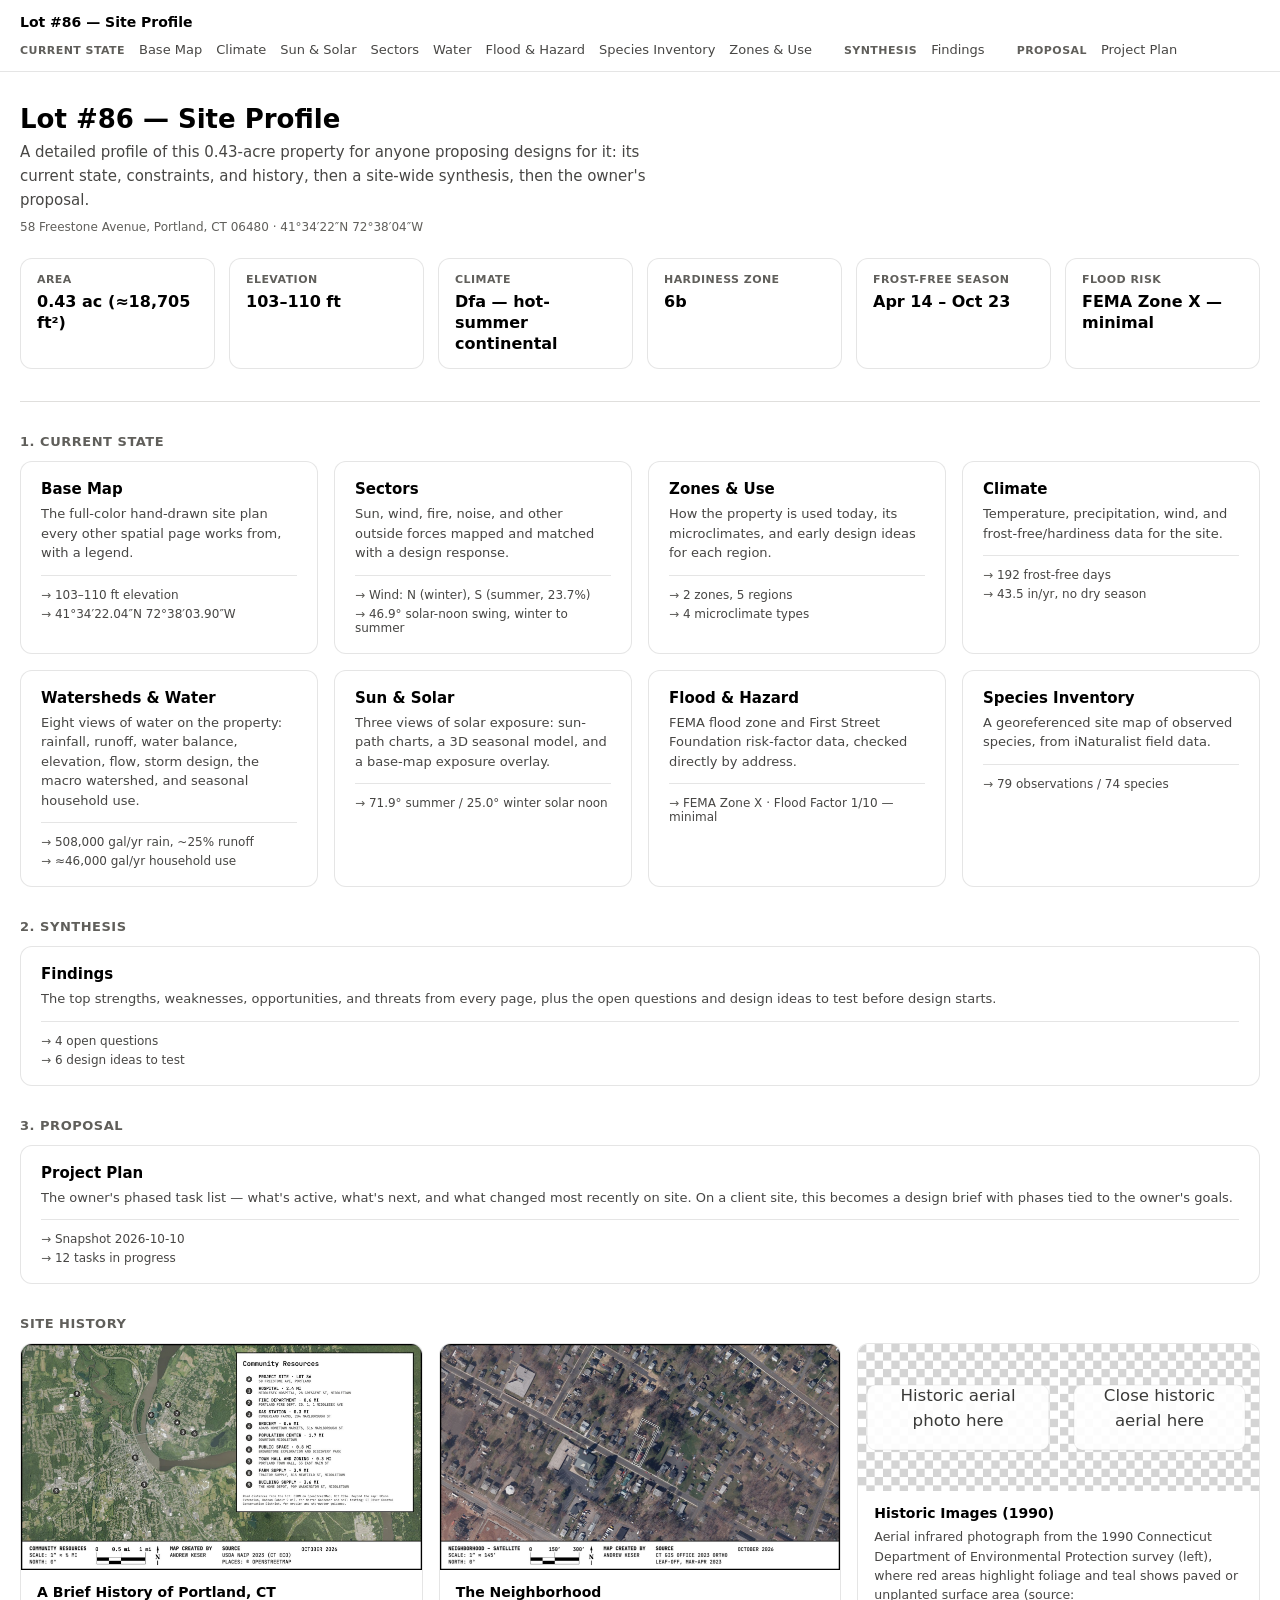
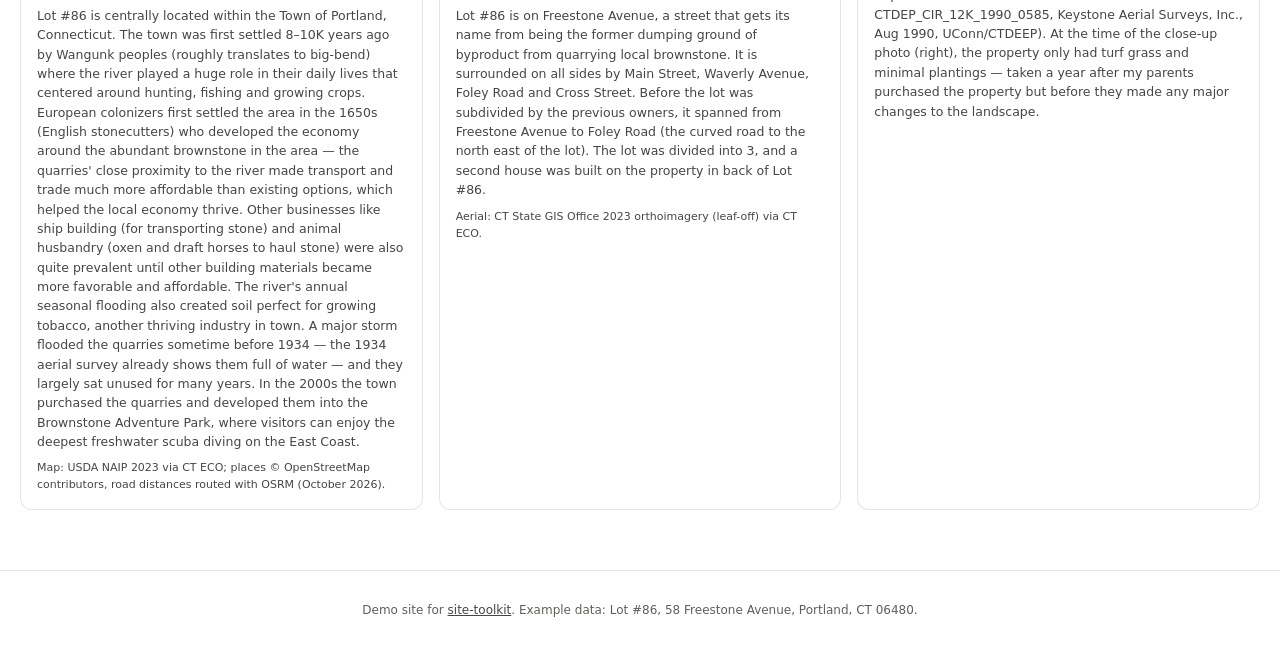
<file: docs/index.html>
<!DOCTYPE html>
<html lang="en">
<head>
<meta charset="utf-8">
<meta name="viewport" content="width=device-width, initial-scale=1">
<title>Lot #86 — Site Profile</title>
<link rel="stylesheet" href="assets/page-tokens.css">
<style>
  * { box-sizing: border-box; }
  body { margin: 0; }
  .viz-root {
    font-family: system-ui, -apple-system, "Segoe UI", sans-serif;
    background: var(--page); color: var(--text-primary); min-height: 80vh;
    padding: 32px 20px 60px;
  }
  .wrap { max-width: 1280px; margin: 0 auto; }
  h1 { font-size: 26px; font-weight: 600; margin: 0 0 6px; }
  .subhead { color: var(--text-secondary); font-size: 15px; line-height: 1.6; margin: 0 0 8px; max-width: 640px; }
  .subhead-muted { color: var(--text-muted); font-size: 12px; margin: 0 0 24px; }

  .fact-row {
    display: grid; grid-template-columns: repeat(auto-fit, minmax(150px, 1fr));
    gap: 14px; margin: 24px 0 32px;
  }
  .fact {
    background: var(--surface-1); border: 1px solid var(--border); border-radius: 12px;
    padding: 14px 16px;
  }
  .fact-label { font-size: 11px; font-weight: 600; letter-spacing: 0.04em; text-transform: uppercase; color: var(--text-muted); margin: 0 0 6px; }
  .fact-value { font-size: 16px; font-weight: 600; color: var(--text-primary); margin: 0; line-height: 1.3; }

  h2.section-head { font-size: 13px; font-weight: 600; letter-spacing: 0.04em; text-transform: uppercase; color: var(--text-muted); margin: 0 0 12px; }
  .card-grid { display: grid; grid-template-columns: repeat(auto-fit, minmax(240px, 1fr)); gap: 16px; margin-bottom: 32px; }
  .nav-card {
    background: var(--surface-1); border: 1px solid var(--border);
    border-radius: 12px; padding: 18px 20px;
  }
  .nav-card .card-title { display: block; text-decoration: none; color: inherit; }
  .nav-card .card-title:hover h3 { text-decoration: underline; }
  .nav-card h3 { font-size: 15px; font-weight: 600; margin: 0 0 6px; color: var(--text-primary); }
  .nav-card p { font-size: 13px; color: var(--text-secondary); margin: 0; line-height: 1.5; }
  .card-stats { display: flex; flex-direction: column; gap: 5px; margin: 12px 0 0; padding-top: 12px; border-top: 1px solid var(--border); }
  .card-stats a { font-size: 12px; color: var(--text-secondary); text-decoration: none; }
  .card-stats a:hover { color: var(--text-primary); text-decoration: underline; }
  .card-stats a::before { content: "→ "; color: var(--text-muted); }
  .divider { height: 1px; background: var(--grid); margin: 8px 0 32px; border: none; }
  .history-grid { display: grid; grid-template-columns: repeat(auto-fit, minmax(260px, 1fr)); gap: 16px; }
  .history-card { background: var(--surface-1); border: 1px solid var(--border); border-radius: 12px; overflow: hidden; }
  .history-card img { width: 100%; height: auto; display: block; }
  .history-photos { display: grid; grid-template-columns: 1fr 1fr; gap: 2px; }
  .history-card .body { padding: 14px 16px 16px; }
  .history-card h3 { font-size: 14px; font-weight: 600; margin: 0 0 6px; color: var(--text-primary); }
  .history-card p { font-size: 12.5px; color: var(--text-secondary); margin: 0; line-height: 1.55; }
</style>
</head>
<body>
<!-- NAV:START -->
<style>
  .site-nav {
    font-family: system-ui, -apple-system, "Segoe UI", sans-serif;
    display: flex; flex-wrap: wrap; align-items: center; justify-content: space-between;
    gap: 12px; padding: 14px 20px;
    background: var(--surface-1); border-bottom: 1px solid var(--border);
  }
  .site-nav__brand { font-weight: 600; font-size: 14px; color: var(--text-primary); text-decoration: none; }
  .site-nav__links { display: flex; gap: 10px 32px; flex-wrap: wrap; }
  .site-nav__links a { font-size: 13px; color: var(--text-secondary); text-decoration: none; }
  .site-nav__links a:hover { color: var(--text-primary); }
  .site-nav__group { display: flex; flex-wrap: wrap; align-items: baseline; gap: 6px 14px; }
  .site-nav__label { font-size: 11px; font-weight: 700; letter-spacing: 0.04em; text-transform: uppercase; color: var(--text-muted); }
</style>
<nav class="site-nav">
  <a class="site-nav__brand" href="index.html">Lot #86 — Site Profile</a>
  <div class="site-nav__links">
    <div class="site-nav__group">
      <span class="site-nav__label">Current state</span>
      <a href="base-map.html">Base Map</a>
      <a href="climate.html">Climate</a>
      <a href="sun-solar.html">Sun &amp; Solar</a>
      <a href="sectors.html">Sectors</a>
      <a href="water.html">Water</a>
      <a href="flood-hazard.html">Flood &amp; Hazard</a>
      <a href="species-inventory.html">Species Inventory</a>
      <a href="zones-design.html">Zones &amp; Use</a>
    </div>
    <div class="site-nav__group">
      <span class="site-nav__label">Synthesis</span>
      <a href="synthesis.html">Findings</a>
    </div>
    <div class="site-nav__group">
      <span class="site-nav__label">Proposal</span>
      <a href="project-plan.html">Project Plan</a>
    </div>
  </div>
</nav>
<!-- NAV:END -->
<div class="viz-root">
  <div class="wrap">
    <header>
      <h1>Lot #86 — Site Profile</h1>
      <p class="subhead">A detailed profile of this 0.43-acre property for anyone proposing designs for it: its current state, constraints, and history, then a site-wide synthesis, then the owner's proposal.</p>
      <p class="subhead-muted">58 Freestone Avenue, Portland, CT 06480 &middot; 41&deg;34&prime;22&Prime;N 72&deg;38&prime;04&Prime;W</p>
    </header>

    <div class="fact-row">
      <div class="fact"><p class="fact-label">Area</p><p class="fact-value">0.43 ac (&asymp;18,705 ft&sup2;)</p></div>
      <div class="fact"><p class="fact-label">Elevation</p><p class="fact-value">103&ndash;110 ft</p></div>
      <div class="fact"><p class="fact-label">Climate</p><p class="fact-value">Dfa &mdash; hot-summer continental</p></div>
      <div class="fact"><p class="fact-label">Hardiness zone</p><p class="fact-value">6b</p></div>
      <div class="fact"><p class="fact-label">Frost-free season</p><p class="fact-value">Apr 14 &ndash; Oct 23</p></div>
      <div class="fact"><p class="fact-label">Flood risk</p><p class="fact-value">FEMA Zone X &mdash; minimal</p></div>
    </div>

    <hr class="divider">

    <h2 class="section-head">1. Current state</h2>
    <div class="card-grid">
      <div class="nav-card">
        <a class="card-title" href="base-map.html"><h3>Base Map</h3></a>
        <p>The full-color hand-drawn site plan every other spatial page works from, with a legend.</p>
        <div class="card-stats">
          <a href="base-map.html">103&ndash;110 ft elevation</a>
          <a href="base-map.html">41&deg;34&prime;22.04&Prime;N 72&deg;38&prime;03.90&Prime;W</a>
        </div>
      </div>
      <div class="nav-card">
        <a class="card-title" href="sectors.html"><h3>Sectors</h3></a>
        <p>Sun, wind, fire, noise, and other outside forces mapped and matched with a design response.</p>
        <div class="card-stats">
          <a href="sectors.html#wind">Wind: N (winter), S (summer, 23.7%)</a>
          <a href="sectors.html#sun-solar">46.9&deg; solar-noon swing, winter to summer</a>
        </div>
      </div>
      <div class="nav-card">
        <a class="card-title" href="zones-design.html"><h3>Zones &amp; Use</h3></a>
        <p>How the property is used today, its microclimates, and early design ideas for each region.</p>
        <div class="card-stats">
          <a href="zones-design.html#current-zones">2 zones, 5 regions</a>
          <a href="zones-design.html#microclimates">4 microclimate types</a>
        </div>
      </div>
      <div class="nav-card">
        <a class="card-title" href="climate.html"><h3>Climate</h3></a>
        <p>Temperature, precipitation, wind, and frost-free/hardiness data for the site.</p>
        <div class="card-stats">
          <a href="climate.html#frost-panel">192 frost-free days</a>
          <a href="water.html#precipitation">43.5 in/yr, no dry season</a>
        </div>
      </div>
      <div class="nav-card">
        <a class="card-title" href="water.html"><h3>Watersheds &amp; Water</h3></a>
        <p>Eight views of water on the property: rainfall, runoff, water balance, elevation, flow, storm design, the macro watershed, and seasonal household use.</p>
        <div class="card-stats">
          <a href="water.html#water-balance">508,000 gal/yr rain, ~25% runoff</a>
          <a href="water.html#water-use">&asymp;46,000 gal/yr household use</a>
        </div>
      </div>
      <div class="nav-card">
        <a class="card-title" href="sun-solar.html"><h3>Sun &amp; Solar</h3></a>
        <p>Three views of solar exposure: sun-path charts, a 3D seasonal model, and a base-map exposure overlay.</p>
        <div class="card-stats">
          <a href="sun-solar.html#sun-path-charts">71.9&deg; summer / 25.0&deg; winter solar noon</a>
        </div>
      </div>
      <div class="nav-card">
        <a class="card-title" href="flood-hazard.html"><h3>Flood &amp; Hazard</h3></a>
        <p>FEMA flood zone and First Street Foundation risk-factor data, checked directly by address.</p>
        <div class="card-stats">
          <a href="flood-hazard.html">FEMA Zone X &middot; Flood Factor 1/10 &mdash; minimal</a>
        </div>
      </div>
      <div class="nav-card">
        <a class="card-title" href="species-inventory.html"><h3>Species Inventory</h3></a>
        <p>A georeferenced site map of observed species, from iNaturalist field data.</p>
        <div class="card-stats">
          <a href="species-inventory.html#species-catalog">79 observations / 74 species</a>
        </div>
      </div>
    </div>

    <h2 class="section-head">2. Synthesis</h2>
    <div class="card-grid">
      <div class="nav-card">
        <a class="card-title" href="synthesis.html"><h3>Findings</h3></a>
        <p>The top strengths, weaknesses, opportunities, and threats from every page, plus the open questions and design ideas to test before design starts.</p>
        <div class="card-stats">
          <a href="synthesis.html#sy-open">4 open questions</a>
          <a href="synthesis.html#sy-ideas">6 design ideas to test</a>
        </div>
      </div>
    </div>

    <h2 class="section-head">3. Proposal</h2>
    <div class="card-grid">
      <div class="nav-card">
        <a class="card-title" href="project-plan.html"><h3>Project Plan</h3></a>
        <p>The owner's phased task list &mdash; what's active, what's next, and what changed most recently on site. On a client site, this becomes a design brief with phases tied to the owner's goals.</p>
        <div class="card-stats">
          <a href="project-plan.html#recent-activity">Snapshot 2026-10-10</a>
          <a href="project-plan.html">12 tasks in progress</a>
        </div>
      </div>
    </div>

    <h2 class="section-head">Site History</h2>
    <div class="history-grid">
      <div class="history-card">
        <a href="assets/context-community.jpg" title="Open the full-size map"><img src="assets/context-community.jpg" alt="Community resources map: Portland, Middletown and Cromwell on 2023 aerial imagery, with the lot and nine nearby resources numbered, from the hospital to the farm supply store" width="1600" height="900"></a>
        <div class="body">
          <h3>A Brief History of Portland, CT</h3>
          <p>Lot #86 is centrally located within the Town of Portland, Connecticut. The town was first settled 8&ndash;10K years ago by Wangunk peoples (roughly translates to big-bend) where the river played a huge role in their daily lives that centered around hunting, fishing and growing crops. European colonizers first settled the area in the 1650s (English stonecutters) who developed the economy around the abundant brownstone in the area &mdash; the quarries' close proximity to the river made transport and trade much more affordable than existing options, which helped the local economy thrive. Other businesses like ship building (for transporting stone) and animal husbandry (oxen and draft horses to haul stone) were also quite prevalent until other building materials became more favorable and affordable. The river's annual seasonal flooding also created soil perfect for growing tobacco, another thriving industry in town. A major storm flooded the quarries sometime before 1934 &mdash; the 1934 aerial survey already shows them full of water &mdash; and they largely sat unused for many years. In the 2000s the town purchased the quarries and developed them into the Brownstone Adventure Park, where visitors can enjoy the deepest freshwater scuba diving on the East Coast.</p>
          <p style="margin-top:8px;font-size:11px;">Map: USDA NAIP 2023 via CT ECO; places &copy; OpenStreetMap contributors, road distances routed with OSRM (October 2026).</p>
        </div>
      </div>
      <div class="history-card">
        <a href="assets/context-neighborhood.jpg" title="Open the full-size map"><img src="assets/context-neighborhood.jpg" alt="Neighborhood aerial, north up, about half a mile across, with the Lot 86 boundary outlined on Freestone Avenue" width="1600" height="900"></a>
        <div class="body">
          <h3>The Neighborhood</h3>
          <p>Lot #86 is on Freestone Avenue, a street that gets its name from being the former dumping ground of byproduct from quarrying local brownstone. It is surrounded on all sides by Main Street, Waverly Avenue, Foley Road and Cross Street. Before the lot was subdivided by the previous owners, it spanned from Freestone Avenue to Foley Road (the curved road to the north east of the lot). The lot was divided into 3, and a second house was built on the property in back of Lot #86.</p>
          <p style="margin-top:8px;font-size:11px;">Aerial: CT State GIS Office 2023 orthoimagery (leaf-off) via CT ECO.</p>
        </div>
      </div>
      <div class="history-card">
        <div class="history-photos">
          <img src="assets/site-history-1990-infrared.svg" alt="Placeholder: Historic aerial photo of your project site&#x27;s area here" width="1200" height="884">
          <img src="assets/site-history-1990-lot86.svg" alt="Placeholder: Close historic aerial photo of your project site here" width="1200" height="884">
        </div>
        <div class="body">
          <h3>Historic Images (1990)</h3>
          <p>Aerial infrared photograph from the 1990 Connecticut Department of Environmental Protection survey (left), where red areas highlight foliage and teal shows paved or unplanted surface area (source: CTDEP_CIR_12K_1990_0585, Keystone Aerial Surveys, Inc., Aug 1990, UConn/CTDEEP). At the time of the close-up photo (right), the property only had turf grass and minimal plantings &mdash; taken a year after my parents purchased the property but before they made any major changes to the landscape.</p>
        </div>
      </div>
    </div>
  </div>
</div>
<!-- FOOTER:START -->
<style>
  .site-footer {
    font-family: system-ui, -apple-system, "Segoe UI", sans-serif;
    padding: 20px; text-align: center;
    font-size: 12px; color: var(--text-muted);
    background: var(--surface-1); border-top: 1px solid var(--border);
  }
  .site-footer a { color: var(--text-secondary); }
</style>
<footer class="site-footer">
  <p>Demo site for <a href="https://github.com/keser/site-toolkit">site-toolkit</a>.
    Example data: Lot #86, 58 Freestone Avenue, Portland, CT 06480.</p>
</footer>
<!-- FOOTER:END -->
</body>
</html>
</file>
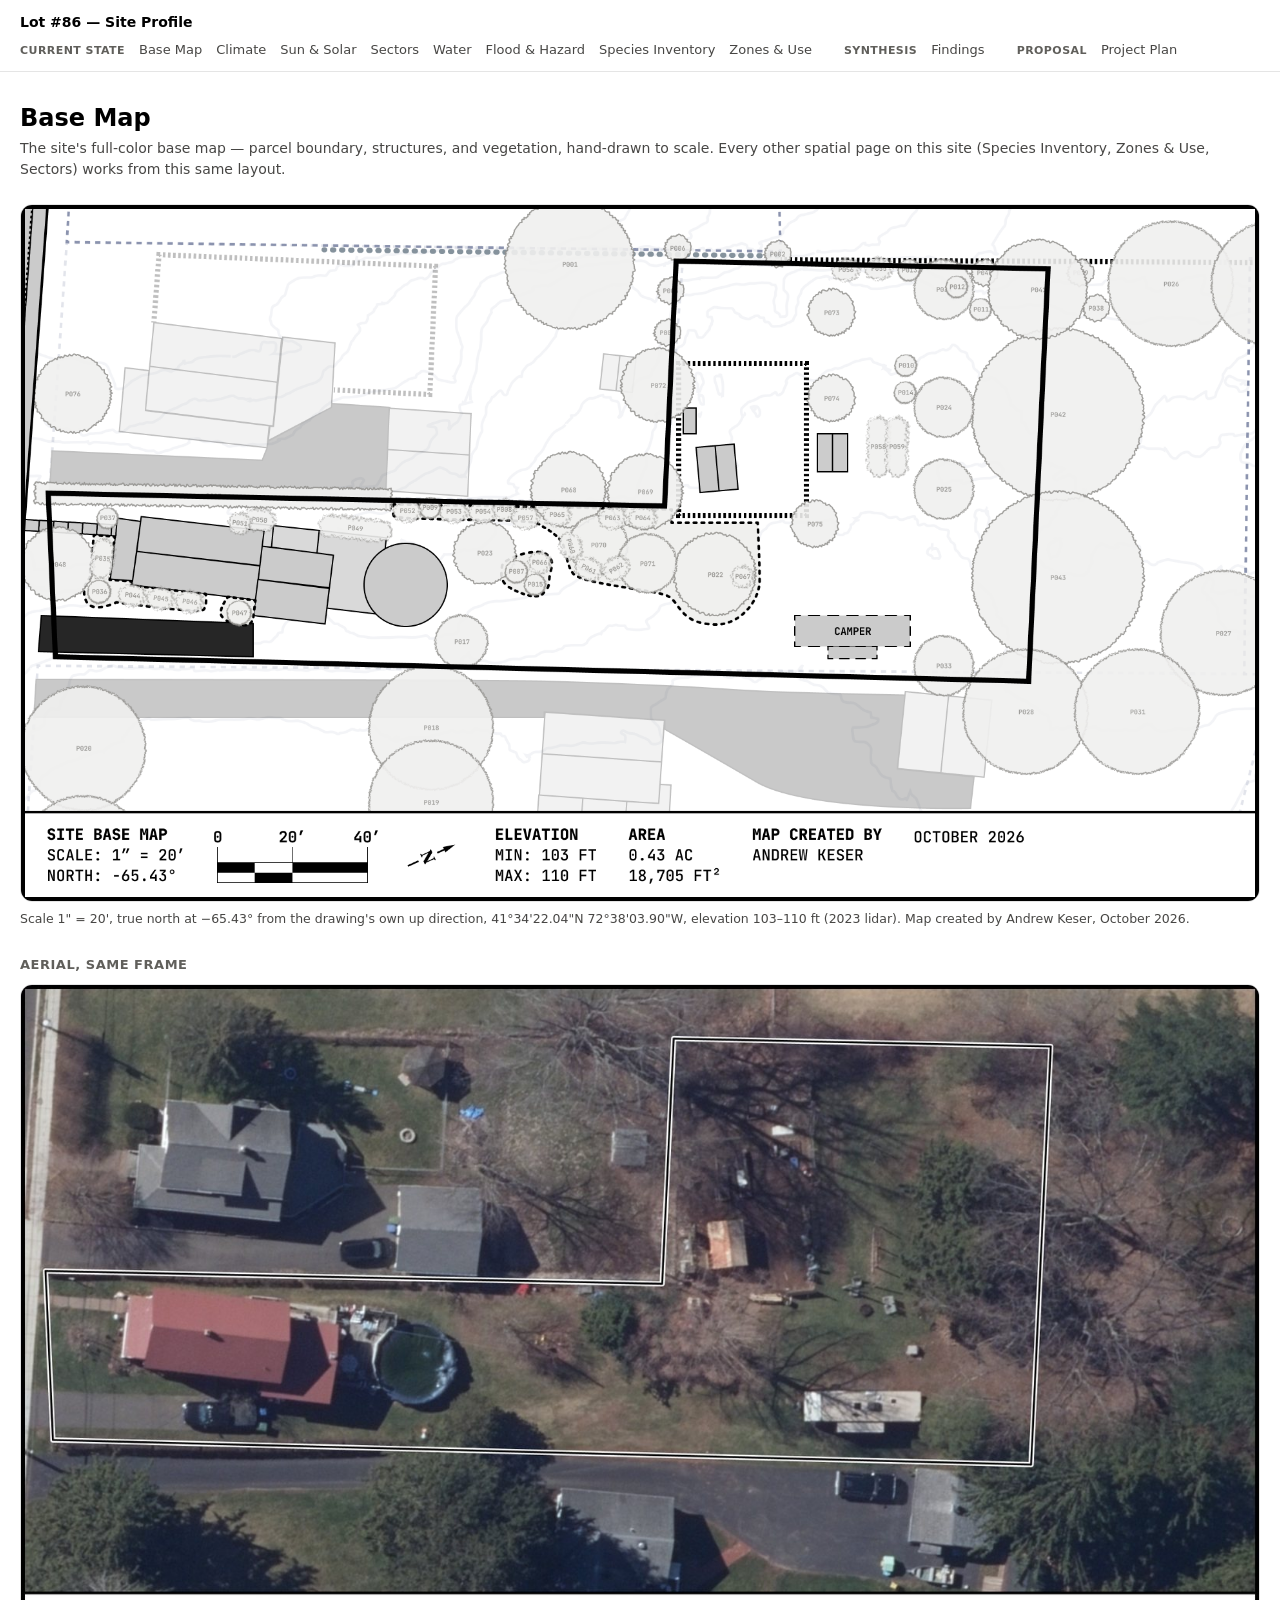
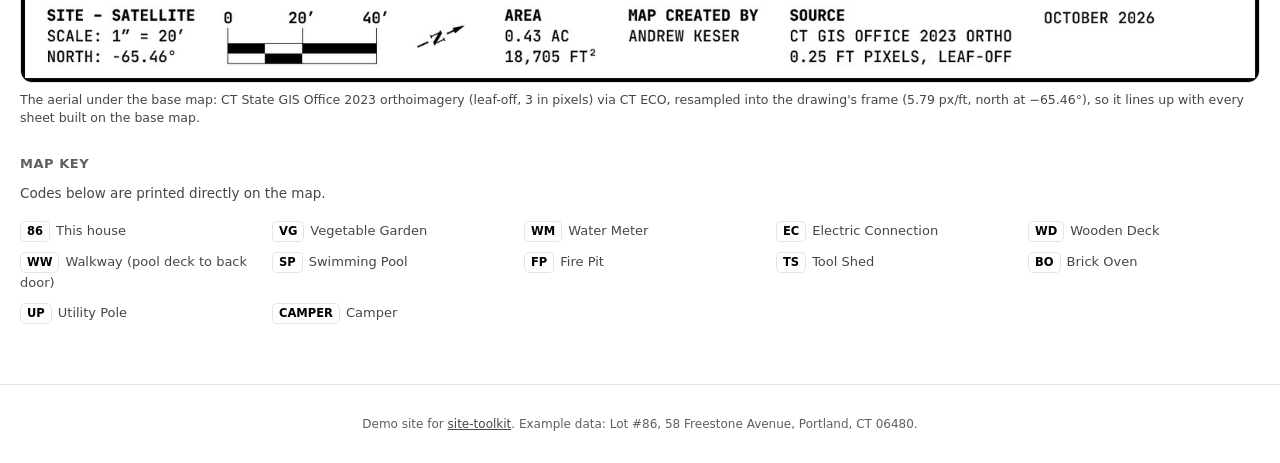
<file: docs/base-map.html>
<!DOCTYPE html>
<html lang="en">
<head>
<meta charset="utf-8">
<meta name="viewport" content="width=device-width, initial-scale=1">
<title>Base Map — Lot #86</title>
<link rel="stylesheet" href="assets/page-tokens.css">
<style>
  * { box-sizing: border-box; }
  body { margin: 0; }
  .viz-root {
    font-family: system-ui, -apple-system, "Segoe UI", sans-serif;
    background: var(--page); color: var(--text-primary);
    padding: 32px 20px 60px;
  }
  .wrap { max-width: 1280px; margin: 0 auto; }
  h1 { font-size: 24px; font-weight: 600; margin: 0 0 6px; }
  .subhead { color: var(--text-secondary); font-size: 14px; line-height: 1.5; margin: 0 0 24px; }
  h2.section-head { font-size: 13px; font-weight: 600; letter-spacing: 0.04em; text-transform: uppercase; color: var(--text-muted); margin: 28px 0 12px; }
  .hero { margin-bottom: 8px; }
  .hero img { width: 100%; height: auto; border-radius: 12px; border: 1px solid var(--border); display: block; }
  .hero-caption { font-size: 12.5px; color: var(--text-secondary); margin: 8px 0 0; line-height: 1.5; }
  .legend-intro { font-size: 13.5px; color: var(--text-secondary); line-height: 1.6; margin: 0 0 16px; }
  .legend-grid { display: grid; grid-template-columns: repeat(auto-fit, minmax(200px, 1fr)); gap: 10px 20px; }
  .legend-item { font-size: 13px; color: var(--text-secondary); line-height: 1.5; }
  .legend-code { display: inline-block; min-width: 30px; padding: 1px 6px; margin-right: 6px; background: var(--surface-1); border: 1px solid var(--border); border-radius: 5px; font-weight: 600; font-size: 11.5px; color: var(--text-primary); text-align: center; }
</style>
</head>
<body>
<!-- NAV:START -->
<style>
  .site-nav {
    font-family: system-ui, -apple-system, "Segoe UI", sans-serif;
    display: flex; flex-wrap: wrap; align-items: center; justify-content: space-between;
    gap: 12px; padding: 14px 20px;
    background: var(--surface-1); border-bottom: 1px solid var(--border);
  }
  .site-nav__brand { font-weight: 600; font-size: 14px; color: var(--text-primary); text-decoration: none; }
  .site-nav__links { display: flex; gap: 10px 32px; flex-wrap: wrap; }
  .site-nav__links a { font-size: 13px; color: var(--text-secondary); text-decoration: none; }
  .site-nav__links a:hover { color: var(--text-primary); }
  .site-nav__group { display: flex; flex-wrap: wrap; align-items: baseline; gap: 6px 14px; }
  .site-nav__label { font-size: 11px; font-weight: 700; letter-spacing: 0.04em; text-transform: uppercase; color: var(--text-muted); }
</style>
<nav class="site-nav">
  <a class="site-nav__brand" href="index.html">Lot #86 — Site Profile</a>
  <div class="site-nav__links">
    <div class="site-nav__group">
      <span class="site-nav__label">Current state</span>
      <a href="base-map.html">Base Map</a>
      <a href="climate.html">Climate</a>
      <a href="sun-solar.html">Sun &amp; Solar</a>
      <a href="sectors.html">Sectors</a>
      <a href="water.html">Water</a>
      <a href="flood-hazard.html">Flood &amp; Hazard</a>
      <a href="species-inventory.html">Species Inventory</a>
      <a href="zones-design.html">Zones &amp; Use</a>
    </div>
    <div class="site-nav__group">
      <span class="site-nav__label">Synthesis</span>
      <a href="synthesis.html">Findings</a>
    </div>
    <div class="site-nav__group">
      <span class="site-nav__label">Proposal</span>
      <a href="project-plan.html">Project Plan</a>
    </div>
  </div>
</nav>
<!-- NAV:END -->
<div class="viz-root"><div class="wrap">
  <h1>Base Map</h1>
  <p class="subhead">The site's full-color base map — parcel boundary, structures, and vegetation, hand-drawn to scale. Every other spatial page on this site (Species Inventory, Zones &amp; Use, Sectors) works from this same layout.</p>

  <div class="hero">
    <img src="assets/base-map.png" alt="Lot 86 site base map: lot line, structures and every mapped plant, 1 inch = 20 feet" width="1920" height="1080">
    <p class="hero-caption">Scale 1"&nbsp;=&nbsp;20', true north at &minus;65.43&deg; from the drawing's own up direction, 41&deg;34'22.04"N 72&deg;38'03.90"W, elevation 103&ndash;110&nbsp;ft (2023 lidar). Map created by Andrew Keser, October 2026.</p>
  </div>

  <h2 class="section-head">Aerial, Same Frame</h2>
  <div class="hero">
    <a href="assets/context-site.jpg" title="Open the full-size map"><img src="assets/context-site.jpg" alt="2023 leaf-off aerial of Lot 86 in the base map's frame and rotation, with the lot line" width="1600" height="900"></a>
    <p class="hero-caption">The aerial under the base map: CT State GIS Office 2023 orthoimagery (leaf-off, 3&nbsp;in pixels) via CT ECO, resampled into the drawing's frame (5.79&nbsp;px/ft, north at &minus;65.46&deg;), so it lines up with every sheet built on the base map.</p>
  </div>

  <h2 class="section-head">Map Key</h2>
  <p class="legend-intro">Codes below are printed directly on the map.</p>
  <div class="legend-grid">
    <div class="legend-item"><span class="legend-code">86</span>This house</div>
    <div class="legend-item"><span class="legend-code">VG</span>Vegetable Garden</div>
    <div class="legend-item"><span class="legend-code">WM</span>Water Meter</div>
    <div class="legend-item"><span class="legend-code">EC</span>Electric Connection</div>
    <div class="legend-item"><span class="legend-code">WD</span>Wooden Deck</div>
    <div class="legend-item"><span class="legend-code">WW</span>Walkway (pool deck to back door)</div>
    <div class="legend-item"><span class="legend-code">SP</span>Swimming Pool</div>
    <div class="legend-item"><span class="legend-code">FP</span>Fire Pit</div>
    <div class="legend-item"><span class="legend-code">TS</span>Tool Shed</div>
    <div class="legend-item"><span class="legend-code">BO</span>Brick Oven</div>
    <div class="legend-item"><span class="legend-code">UP</span>Utility Pole</div>
    <div class="legend-item"><span class="legend-code">CAMPER</span>Camper</div>
  </div>
</div></div>
<!-- FOOTER:START -->
<style>
  .site-footer {
    font-family: system-ui, -apple-system, "Segoe UI", sans-serif;
    padding: 20px; text-align: center;
    font-size: 12px; color: var(--text-muted);
    background: var(--surface-1); border-top: 1px solid var(--border);
  }
  .site-footer a { color: var(--text-secondary); }
</style>
<footer class="site-footer">
  <p>Demo site for <a href="https://github.com/keser/site-toolkit">site-toolkit</a>.
    Example data: Lot #86, 58 Freestone Avenue, Portland, CT 06480.</p>
</footer>
<!-- FOOTER:END -->
</body>
</html>
</file>
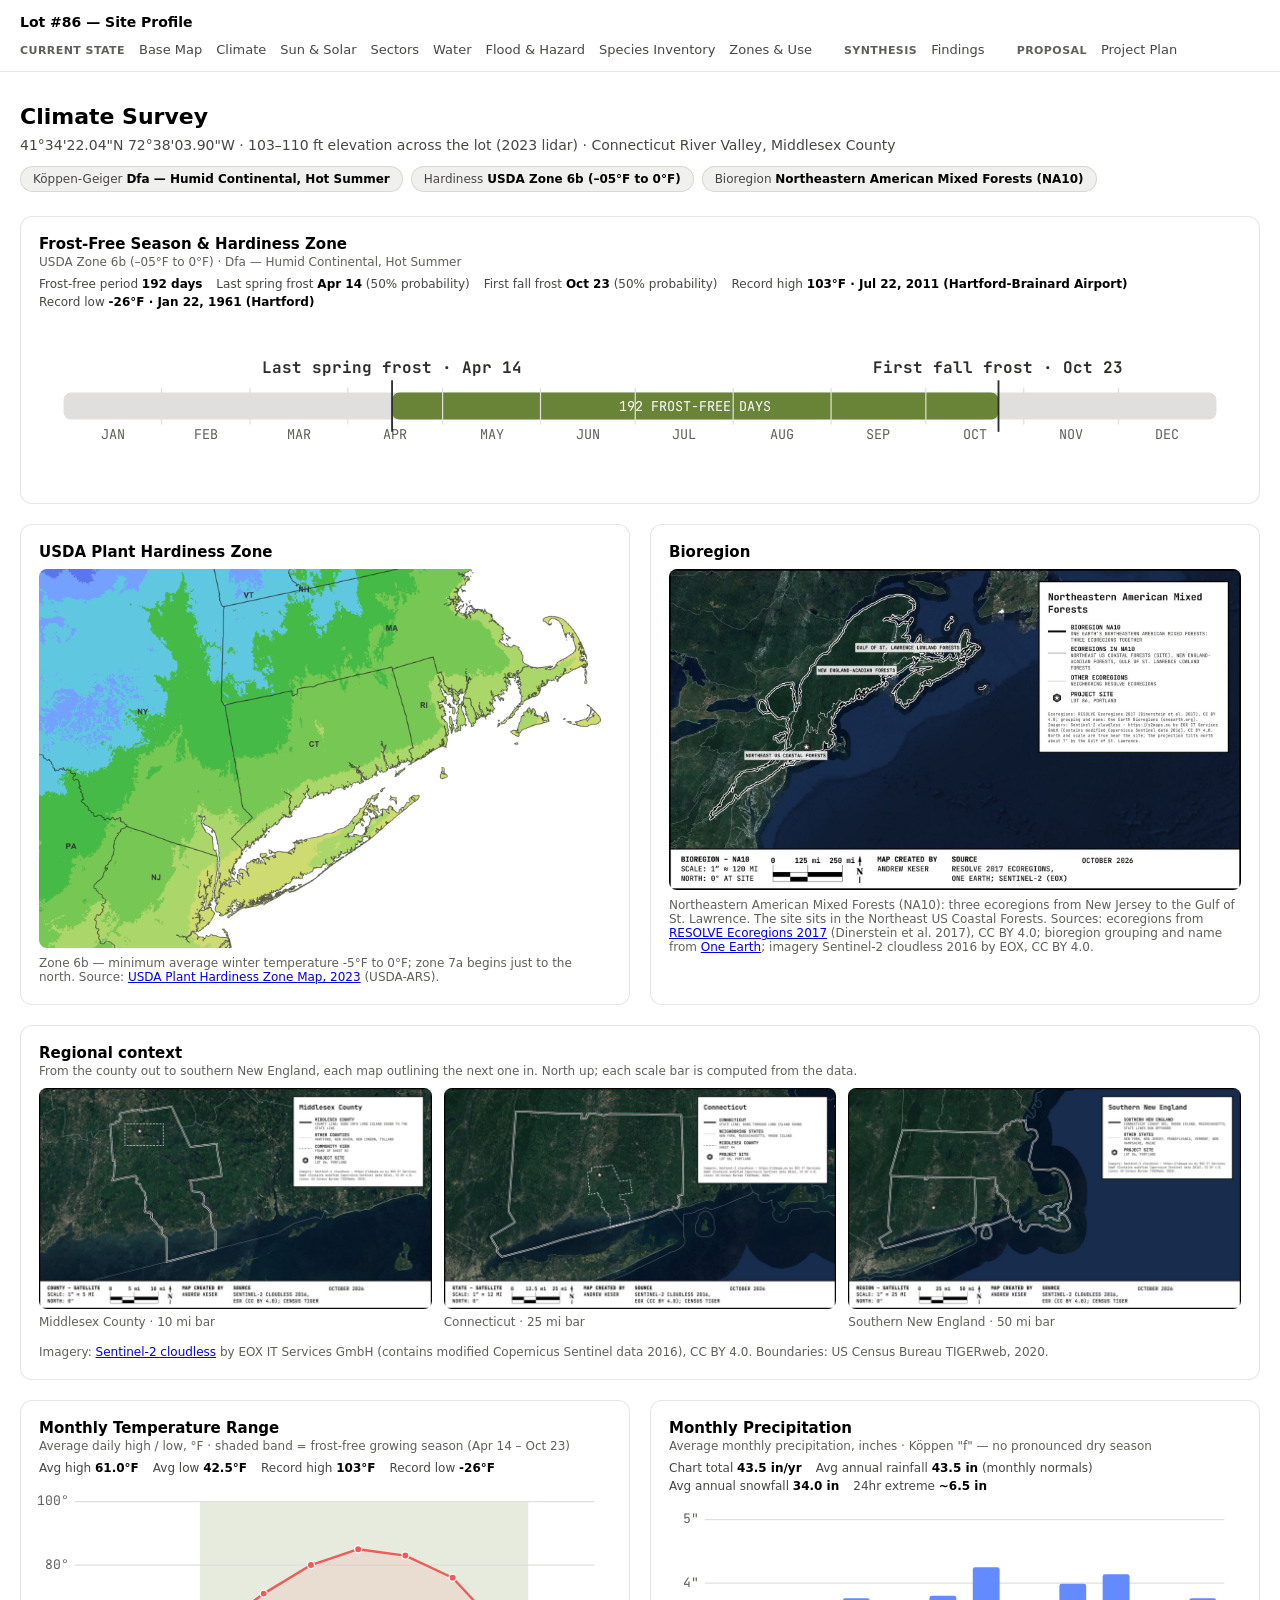
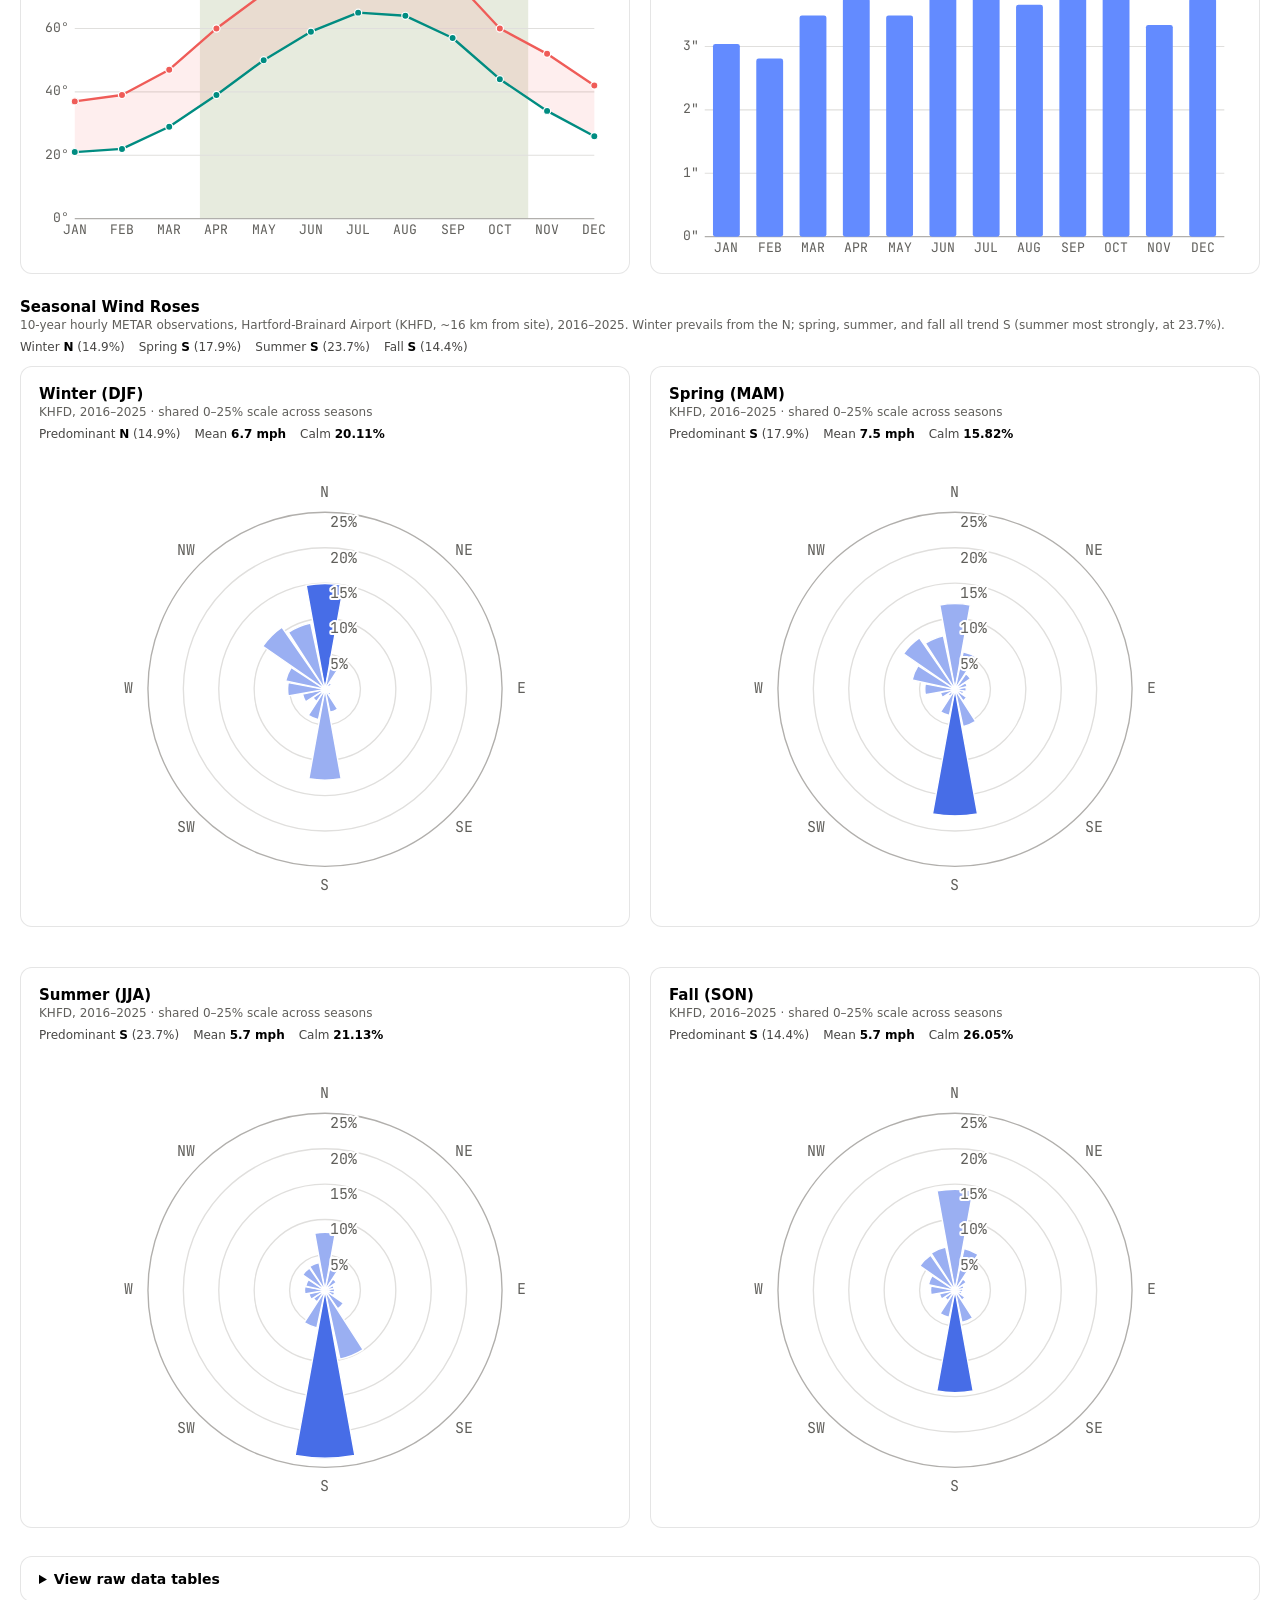
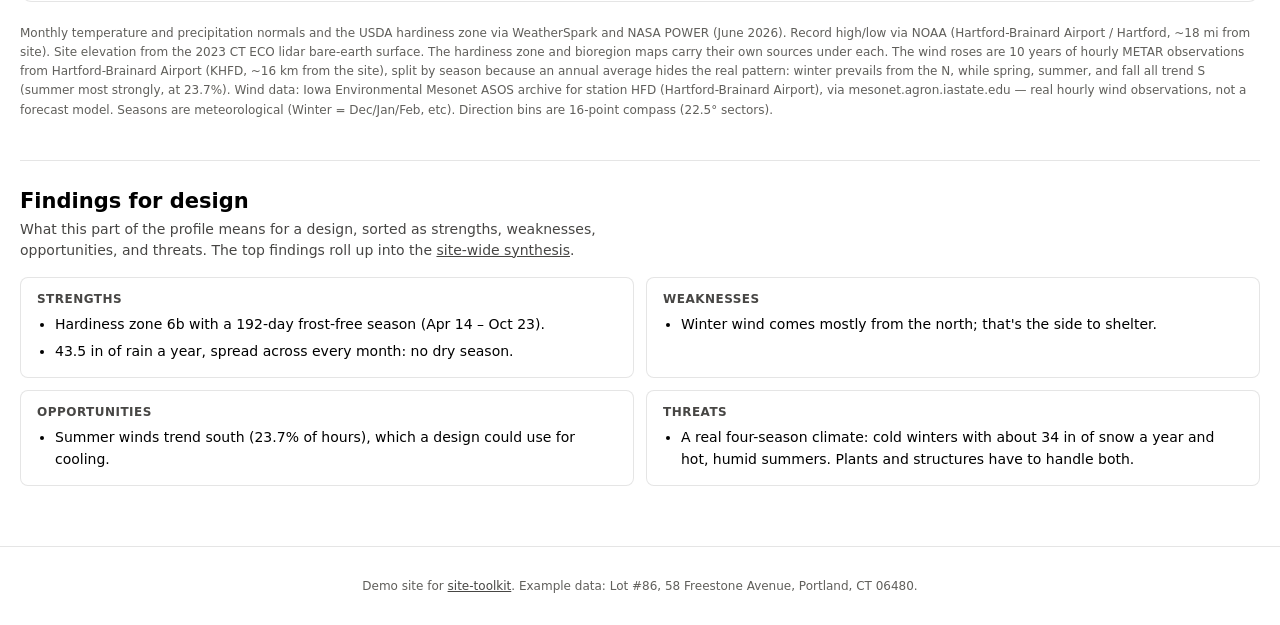
<file: docs/climate.html>
<!DOCTYPE html>
<html lang="en">
<head>
<meta charset="UTF-8">
<meta name="viewport" content="width=device-width, initial-scale=1">
<title>Climate Survey Charts</title>
<link rel="stylesheet" href="assets/chart-tokens.css">
<link rel="stylesheet" href="assets/page-tokens.css">
<style>
  .viz-root {
    --series-high:    var(--chart-categorical-7);
    --series-low:     var(--chart-categorical-5);
    --series-precip:  var(--chart-water-rain);
    --wind-fill:      color-mix(in srgb, var(--chart-categorical-1) 55%, var(--surface-1));
    --wind-accent:    var(--chart-categorical-1);
    --band-frost:     color-mix(in srgb, var(--chart-land-permeable) 16%, transparent);
    --band-frost-line:var(--chart-land-permeable);
  }

  * { box-sizing: border-box; }
  body { margin: 0; }
  .viz-root {
    font-family: system-ui, -apple-system, "Segoe UI", sans-serif;
    background: var(--page);
    color: var(--text-primary);
    min-height: 100vh;
    padding: 32px 20px 60px;
  }
  .wrap { max-width: 1280px; margin: 0 auto; }
  header.page-head { margin-bottom: 20px; }
  h1 { font-size: 22px; font-weight: 600; margin: 0 0 6px; }
  .subhead { color: var(--text-secondary); font-size: 14px; line-height: 1.5; margin: 0 0 10px; }

  .badge-row { display: flex; flex-wrap: wrap; gap: 8px; margin-bottom: 24px; }
  .badge {
    background: var(--badge-bg);
    border: 1px solid var(--border);
    border-radius: 999px;
    padding: 5px 12px;
    font-size: 12px;
    color: var(--text-secondary);
  }
  .badge b { color: var(--text-primary); font-weight: 600; }

  .grid { display: grid; grid-template-columns: 1fr 1fr; gap: 20px; }
  .grid.full { grid-template-columns: 1fr; }
  @media (max-width: 720px) {
    .grid { grid-template-columns: 1fr; }
  }

  .panel {
    background: var(--surface-1);
    border: 1px solid var(--border);
    border-radius: 12px;
    padding: 18px 18px 12px;
    position: relative;
    margin-bottom: 20px;
  }
  .panel-title { font-size: 15px; font-weight: 600; margin: 0 0 2px; }
  .panel-sub { font-size: 12px; color: var(--text-muted); margin: 0 0 8px; }
  .panel-stats {
    display: flex;
    flex-wrap: wrap;
    gap: 4px 14px;
    font-size: 12px;
    color: var(--text-secondary);
    margin-bottom: 10px;
  }
  .panel-stats b { color: var(--text-primary); font-weight: 600; }

  .legend {
    display: flex;
    flex-wrap: wrap;
    gap: 14px;
    align-items: center;
    font-size: 12px;
    color: var(--text-secondary);
    margin-bottom: 8px;
  }
  .legend .swatch { display: inline-flex; align-items: center; gap: 6px; }
  .legend .dot { width: 10px; height: 10px; border-radius: 2px; display: inline-block; }
  .legend .line { width: 14px; height: 2px; display: inline-block; }

  svg.chart { width: 100%; height: auto; display: block; overflow: visible; }
  .grid-line { stroke: var(--chart-neutral-grid); stroke-width: 1; }
  .baseline { stroke: var(--chart-neutral-axis); stroke-width: 1; }
  .grid-ring { fill: none; stroke: var(--chart-neutral-grid); stroke-width: 1; }
  .baseline-ring { fill: none; stroke: var(--chart-neutral-axis); stroke-width: 1; }
  .axis-label { fill: var(--chart-neutral-label-muted); font: var(--chart-font-label); text-transform: uppercase; }
  .wind-ring-label { fill: var(--chart-neutral-label-muted); font: var(--chart-font-label); paint-order: stroke; stroke: var(--surface-1); stroke-width: 3px; stroke-linejoin: round; }
  .dir-label { fill: var(--chart-neutral-label-muted); font: var(--chart-font-label); text-transform: uppercase; }
  .value-label { fill: var(--chart-neutral-label-muted); text-anchor: middle; font: var(--chart-font-label); text-transform: uppercase; }
  .value-label-strong { fill: var(--chart-neutral-label); text-anchor: middle; font: var(--chart-font-value); }

  .crosshair-line { stroke: var(--chart-neutral-reference); stroke-width: 1; stroke-dasharray: 2,2; pointer-events: none; opacity: 0; }
  .hover-dot { pointer-events: none; opacity: 0; }
  .tooltip {
    position: absolute;
    pointer-events: none;
    background: var(--text-primary);
    color: var(--surface-1);
    font-size: 11px;
    padding: 5px 8px;
    border-radius: 6px;
    line-height: 1.4;
    opacity: 0;
    transform: translate(-50%, -100%);
    white-space: nowrap;
    z-index: 5;
  }
  .hit-layer { fill: transparent; cursor: crosshair; }

  details.table-toggle {
    margin-top: 8px;
    background: var(--surface-1);
    border: 1px solid var(--border);
    border-radius: 12px;
    padding: 14px 18px;
  }
  details.table-toggle summary {
    cursor: pointer;
    font-size: 14px;
    font-weight: 600;
    color: var(--text-primary);
  }
  .tables { display: grid; grid-template-columns: 1fr 1fr; gap: 24px; margin-top: 14px; }
  @media (max-width: 720px) { .tables { grid-template-columns: 1fr; } }
  table.data-table {
    width: 100%;
    border-collapse: collapse;
    font-size: 12px;
    font-variant-numeric: tabular-nums;
  }
  table.data-table caption {
    text-align: left;
    font-size: 12px;
    font-weight: 600;
    color: var(--text-primary);
    margin-bottom: 6px;
    font-variant-numeric: normal;
  }
  table.data-table th, table.data-table td {
    text-align: right;
    padding: 3px 6px;
    color: var(--text-secondary);
    border-bottom: 1px solid var(--grid);
  }
  table.data-table th:first-child, table.data-table td:first-child { text-align: left; color: var(--text-primary); }
  table.data-table th { color: var(--text-muted); font-weight: 500; font-variant-numeric: normal; }

  footer.notes { margin-top: 22px; font-size: 12px; color: var(--text-muted); line-height: 1.6; }
</style>
</head>
<body>
<!-- NAV:START -->
<style>
  .site-nav {
    font-family: system-ui, -apple-system, "Segoe UI", sans-serif;
    display: flex; flex-wrap: wrap; align-items: center; justify-content: space-between;
    gap: 12px; padding: 14px 20px;
    background: var(--surface-1); border-bottom: 1px solid var(--border);
  }
  .site-nav__brand { font-weight: 600; font-size: 14px; color: var(--text-primary); text-decoration: none; }
  .site-nav__links { display: flex; gap: 10px 32px; flex-wrap: wrap; }
  .site-nav__links a { font-size: 13px; color: var(--text-secondary); text-decoration: none; }
  .site-nav__links a:hover { color: var(--text-primary); }
  .site-nav__group { display: flex; flex-wrap: wrap; align-items: baseline; gap: 6px 14px; }
  .site-nav__label { font-size: 11px; font-weight: 700; letter-spacing: 0.04em; text-transform: uppercase; color: var(--text-muted); }
</style>
<nav class="site-nav">
  <a class="site-nav__brand" href="index.html">Lot #86 — Site Profile</a>
  <div class="site-nav__links">
    <div class="site-nav__group">
      <span class="site-nav__label">Current state</span>
      <a href="base-map.html">Base Map</a>
      <a href="climate.html">Climate</a>
      <a href="sun-solar.html">Sun &amp; Solar</a>
      <a href="sectors.html">Sectors</a>
      <a href="water.html">Water</a>
      <a href="flood-hazard.html">Flood &amp; Hazard</a>
      <a href="species-inventory.html">Species Inventory</a>
      <a href="zones-design.html">Zones &amp; Use</a>
    </div>
    <div class="site-nav__group">
      <span class="site-nav__label">Synthesis</span>
      <a href="synthesis.html">Findings</a>
    </div>
    <div class="site-nav__group">
      <span class="site-nav__label">Proposal</span>
      <a href="project-plan.html">Project Plan</a>
    </div>
  </div>
</nav>
<!-- NAV:END -->
<div class="viz-root">
  <div class="wrap">
    <header class="page-head">
      <h1>Climate Survey</h1>
      <p class="subhead">41°34'22.04"N 72°38'03.90"W · 103–110 ft elevation across the lot (2023 lidar) · Connecticut River Valley, Middlesex County</p>
      <div class="badge-row" id="badge-row"></div>
    </header>

    <div class="panel" id="frost-panel"></div>

    <div class="grid">
      <div class="panel">
        <div class="panel-title">USDA Plant Hardiness Zone</div>
        <img src="assets/hardiness-zone-map.png" alt="USDA Plant Hardiness Zone Map, 2023, for Connecticut and its neighbors" width="1594" height="1058" style="width:100%;height:auto;border-radius:8px;margin-top:8px;display:block;">
        <div class="panel-sub" style="margin-top:8px;">Zone 6b &mdash; minimum average winter temperature -5&deg;F to 0&deg;F; zone 7a begins just to the north. Source: <a href="https://planthardiness.ars.usda.gov/">USDA Plant Hardiness Zone Map, 2023</a> (USDA-ARS).</div>
      </div>
      <div class="panel">
        <div class="panel-title">Bioregion</div>
        <a href="assets/context-bioregion.jpg" title="Open the full-size map"><img src="assets/context-bioregion.jpg" alt="Northeastern American Mixed Forests bioregion outlined from New Jersey to the Gulf of St. Lawrence, with its three ecoregions labeled and the lot marked in the Northeast US Coastal Forests" width="1600" height="900" style="width:100%;height:auto;border-radius:8px;margin-top:8px;display:block;"></a>
        <div class="panel-sub" style="margin-top:8px;">Northeastern American Mixed Forests (NA10): three ecoregions from New Jersey to the Gulf of St. Lawrence. The site sits in the Northeast US Coastal Forests. Sources: ecoregions from <a href="https://ecoregions.appspot.com/">RESOLVE Ecoregions 2017</a> (Dinerstein et al. 2017), CC BY 4.0; bioregion grouping and name from <a href="https://www.oneearth.org/bioregions/northeastern-american-mixed-forests-na10">One Earth</a>; imagery Sentinel-2 cloudless 2016 by EOX, CC BY 4.0.</div>
      </div>
    </div>

    <div class="panel">
      <div class="panel-title">Regional context</div>
      <div class="panel-sub">From the county out to southern New England, each map outlining the next one in. North up; each scale bar is computed from the data.</div>
      <div style="display:grid;grid-template-columns:repeat(auto-fit,minmax(240px,1fr));gap:12px;margin-top:10px;">
        <figure style="margin:0;"><a href="assets/context-county.jpg" title="Open the full-size map"><img src="assets/context-county.jpg" alt="Middlesex County on Sentinel-2 satellite imagery, with the county line, the lot, and the community map frame" width="1600" height="900" style="width:100%;height:auto;border-radius:8px;display:block;"></a><figcaption class="panel-sub" style="margin-top:6px;">Middlesex County · 10&nbsp;mi bar</figcaption></figure>
        <figure style="margin:0;"><a href="assets/context-state.jpg" title="Open the full-size map"><img src="assets/context-state.jpg" alt="Connecticut on Sentinel-2 satellite imagery, with the state line, Middlesex County dashed, and the lot" width="1600" height="900" style="width:100%;height:auto;border-radius:8px;display:block;"></a><figcaption class="panel-sub" style="margin-top:6px;">Connecticut · 25&nbsp;mi bar</figcaption></figure>
        <figure style="margin:0;"><a href="assets/context-region.jpg" title="Open the full-size map"><img src="assets/context-region.jpg" alt="Southern New England on Sentinel-2 satellite imagery, with Connecticut, Rhode Island and Massachusetts outlined and the lot marked" width="1600" height="900" style="width:100%;height:auto;border-radius:8px;display:block;"></a><figcaption class="panel-sub" style="margin-top:6px;">Southern New England · 50&nbsp;mi bar</figcaption></figure>
      </div>
      <div class="panel-sub" style="margin-top:8px;">Imagery: <a href="https://s2maps.eu">Sentinel-2 cloudless</a> by EOX IT Services GmbH (contains modified Copernicus Sentinel data 2016), CC BY 4.0. Boundaries: US Census Bureau TIGERweb, 2020.</div>
    </div>

    <div class="grid" id="chart-grid-1"></div>

    <section id="wind">
      <div style="margin: 4px 0 12px;">
        <div class="panel-title">Seasonal Wind Roses</div>
        <div class="panel-sub">10-year hourly METAR observations, Hartford-Brainard Airport (KHFD, ~16&nbsp;km from site), 2016–2025. Winter prevails from the N; spring, summer, and fall all trend S (summer most strongly, at 23.7%).</div>
        <div class="panel-stats" id="season-summary-line"></div>
      </div>
      <div class="grid" id="chart-grid-seasons"></div>
    </section>

    <details class="table-toggle">
      <summary>View raw data tables</summary>
      <div class="tables" id="table-grid"></div>
    </details>

    <footer class="notes">
      Monthly temperature and precipitation normals and the USDA hardiness zone via WeatherSpark and NASA POWER (June 2026). Record high/low via NOAA (Hartford-Brainard Airport / Hartford, ~18&nbsp;mi from site). Site elevation from the 2023 CT ECO lidar bare-earth surface. The hardiness zone and bioregion maps carry their own sources under each.
      The wind roses are 10 years of hourly METAR observations from Hartford-Brainard Airport (KHFD, ~16&nbsp;km from the site), split by season because an annual average hides the real pattern: winter prevails from the N, while spring, summer, and fall all trend S (summer most strongly, at 23.7%).
      Wind data: Iowa Environmental Mesonet ASOS archive for station HFD (Hartford-Brainard Airport), via mesonet.agron.iastate.edu — real hourly wind observations, not a forecast model. Seasons are meteorological (Winter = Dec/Jan/Feb, etc). Direction bins are 16-point compass (22.5° sectors).
    </footer>
  <!-- FINDINGS:START -->
<style>
  .fd-root { margin-top: 40px; border-top: 1px solid var(--border); padding-top: 28px; }
  .fd-root h2 { font-size: 21px; font-weight: 600; margin: 0 0 6px; }
  .fd-sub { color: var(--text-secondary); font-size: 14px; line-height: 1.5; margin: 0 0 16px; max-width: 72ch; }
  .fd-sub a { color: inherit; }
  .fd-grid { display: grid; grid-template-columns: repeat(2, minmax(0, 1fr)); gap: 12px; }
  @media (max-width: 640px) { .fd-grid { grid-template-columns: 1fr; } }
  .fd-card { background: var(--surface-1); border: 1px solid var(--border); border-radius: 8px; padding: 14px 16px; }
  .fd-label { font-size: 12px; font-weight: 700; text-transform: uppercase; letter-spacing: 0.04em; color: var(--text-secondary); margin: 0 0 8px; }
  .fd-card ul { margin: 0; padding-left: 18px; font-size: 14px; line-height: 1.55; color: var(--text-primary); }
  .fd-card li + li { margin-top: 6px; }
  .fd-none { font-size: 14px; color: var(--text-secondary); margin: 0; }
</style>
<section class="fd-root" id="findings" aria-labelledby="fd-title">
    <h2 id="fd-title">Findings for design</h2>
    <p class="fd-sub">What this part of the profile means for a design, sorted as strengths, weaknesses, opportunities, and threats. The top findings roll up into the <a href="synthesis.html">site-wide synthesis</a>.</p>
    <div class="fd-grid">
      <div class="fd-card"><p class="fd-label">Strengths</p><ul><li>Hardiness zone 6b with a 192-day frost-free season (Apr 14 – Oct 23).</li><li>43.5 in of rain a year, spread across every month: no dry season.</li></ul></div>
      <div class="fd-card"><p class="fd-label">Weaknesses</p><ul><li>Winter wind comes mostly from the north; that's the side to shelter.</li></ul></div>
      <div class="fd-card"><p class="fd-label">Opportunities</p><ul><li>Summer winds trend south (23.7% of hours), which a design could use for cooling.</li></ul></div>
      <div class="fd-card"><p class="fd-label">Threats</p><ul><li>A real four-season climate: cold winters with about 34 in of snow a year and hot, humid summers. Plants and structures have to handle both.</li></ul></div>
    </div>
</section>
<!-- FINDINGS:END -->
</div>
</div>

<script>
const SITE = {
  koppen: "Dfa — Humid Continental, Hot Summer",
  hardiness: "USDA Zone 6b (–05°F to 0°F)",
  bioregion: "Northeastern American Mixed Forests (NA10)",
};

const MONTHS = ["Jan","Feb","Mar","Apr","May","Jun","Jul","Aug","Sep","Oct","Nov","Dec"];
const TEMP = {
  high: [37,39,47,60,71,80,85,83,76,60,52,42],
  low:  [21,22,29,39,50,59,65,64,57,44,34,26],
};
const PRECIP = [3.04,2.81,3.49,3.76,3.49,3.80,4.25,3.66,3.99,4.14,3.34,3.76];

// Seasonal wind detail —
// 10 years of hourly KHFD (Hartford-Brainard Airport) METAR observations, 2016-2025.
const SECTORS_16 = ["N","NNE","NE","ENE","E","ESE","SE","SSE","S","SSW","SW","WSW","W","WNW","NW","NNW"];
const SEASONS = [
  { key: "winter", label: "Winter (DJF)", meanKt: 5.78, calmPct: 20.11, predominant: "N",
    pct: [14.916,4.116,1.123,0.63,0.527,0.502,1.018,3.311,12.835,4.377,2.072,3.244,5.274,5.687,10.69,9.567],
    matrixPct: {"N":{"1-3":1.47,"4-7":8.386,"8-12":4.197,"13-18":0.825,"19+":0.038},"NNE":{"1-3":0.835,"4-7":2.419,"8-12":0.749,"13-18":0.104,"19+":0.009},"NE":{"1-3":0.341,"4-7":0.545,"8-12":0.175,"13-18":0.062,"19+":0.0},"ENE":{"1-3":0.19,"4-7":0.346,"8-12":0.085,"13-18":0.009,"19+":0.0},"E":{"1-3":0.275,"4-7":0.204,"8-12":0.043,"13-18":0.005,"19+":0.0},"ESE":{"1-3":0.308,"4-7":0.161,"8-12":0.028,"13-18":0.005,"19+":0.0},"SE":{"1-3":0.564,"4-7":0.384,"8-12":0.047,"13-18":0.014,"19+":0.009},"SSE":{"1-3":1.186,"4-7":1.717,"8-12":0.304,"13-18":0.071,"19+":0.033},"S":{"1-3":1.935,"4-7":7.404,"8-12":2.794,"13-18":0.645,"19+":0.057},"SSW":{"1-3":0.503,"4-7":2.371,"8-12":1.252,"13-18":0.242,"19+":0.009},"SW":{"1-3":0.341,"4-7":1.257,"8-12":0.427,"13-18":0.047,"19+":0.0},"WSW":{"1-3":0.327,"4-7":1.684,"8-12":1.043,"13-18":0.19,"19+":0.0},"W":{"1-3":0.678,"4-7":2.405,"8-12":1.688,"13-18":0.47,"19+":0.033},"WNW":{"1-3":0.379,"4-7":1.992,"8-12":2.296,"13-18":0.93,"19+":0.09},"NW":{"1-3":0.341,"4-7":3.154,"8-12":4.876,"13-18":2.115,"19+":0.204},"NNW":{"1-3":0.422,"4-7":3.913,"8-12":4.017,"13-18":1.134,"19+":0.081}} },
  { key: "spring", label: "Spring (MAM)", meanKt: 6.51, calmPct: 15.82, predominant: "S",
    pct: [12.103,5.43,2.679,1.761,1.585,1.258,2.003,5.383,17.86,3.787,1.197,2.106,4.265,6.201,8.828,7.734],
    matrixPct: {"N":{"1-3":0.857,"4-7":5.472,"8-12":4.648,"13-18":1.041,"19+":0.085},"NNE":{"1-3":0.587,"4-7":2.58,"8-12":1.747,"13-18":0.483,"19+":0.033},"NE":{"1-3":0.336,"4-7":1.316,"8-12":0.852,"13-18":0.17,"19+":0.005},"ENE":{"1-3":0.336,"4-7":0.928,"8-12":0.407,"13-18":0.09,"19+":0.0},"E":{"1-3":0.383,"4-7":0.989,"8-12":0.204,"13-18":0.009,"19+":0.0},"ESE":{"1-3":0.312,"4-7":0.776,"8-12":0.17,"13-18":0.0,"19+":0.0},"SE":{"1-3":0.63,"4-7":1.127,"8-12":0.246,"13-18":0.0,"19+":0.0},"SSE":{"1-3":1.122,"4-7":3.006,"8-12":1.127,"13-18":0.128,"19+":0.0},"S":{"1-3":1.69,"4-7":9.032,"8-12":5.874,"13-18":1.198,"19+":0.066},"SSW":{"1-3":0.327,"4-7":1.747,"8-12":1.401,"13-18":0.293,"19+":0.019},"SW":{"1-3":0.189,"4-7":0.596,"8-12":0.393,"13-18":0.019,"19+":0.0},"WSW":{"1-3":0.275,"4-7":0.989,"8-12":0.686,"13-18":0.156,"19+":0.0},"W":{"1-3":0.407,"4-7":1.6,"8-12":1.676,"13-18":0.544,"19+":0.038},"WNW":{"1-3":0.293,"4-7":1.794,"8-12":2.755,"13-18":1.231,"19+":0.128},"NW":{"1-3":0.26,"4-7":2.414,"8-12":4.033,"13-18":1.917,"19+":0.204},"NNW":{"1-3":0.279,"4-7":2.812,"8-12":3.261,"13-18":1.283,"19+":0.099}} },
  { key: "summer", label: "Summer (JJA)", meanKt: 4.94, calmPct: 21.13, predominant: "S",
    pct: [8.197,4.576,1.964,1.303,1.357,1.405,3.181,9.948,23.696,5.426,1.975,2.322,2.901,2.786,3.837,3.997],
    matrixPct: {"N":{"1-3":0.623,"4-7":4.88,"8-12":2.457,"13-18":0.232,"19+":0.005},"NNE":{"1-3":0.671,"4-7":2.775,"8-12":1.004,"13-18":0.126,"19+":0.0},"NE":{"1-3":0.473,"4-7":1.086,"8-12":0.391,"13-18":0.014,"19+":0.0},"ENE":{"1-3":0.391,"4-7":0.772,"8-12":0.126,"13-18":0.014,"19+":0.0},"E":{"1-3":0.541,"4-7":0.777,"8-12":0.034,"13-18":0.005,"19+":0.0},"ESE":{"1-3":0.57,"4-7":0.777,"8-12":0.058,"13-18":0.0,"19+":0.0},"SE":{"1-3":1.25,"4-7":1.762,"8-12":0.159,"13-18":0.005,"19+":0.005},"SSE":{"1-3":2.447,"4-7":5.845,"8-12":1.53,"13-18":0.126,"19+":0.0},"S":{"1-3":3.181,"4-7":13.815,"8-12":6.096,"13-18":0.594,"19+":0.01},"SSW":{"1-3":0.488,"4-7":3.012,"8-12":1.81,"13-18":0.116,"19+":0.0},"SW":{"1-3":0.237,"4-7":1.13,"8-12":0.603,"13-18":0.005,"19+":0.0},"WSW":{"1-3":0.237,"4-7":1.245,"8-12":0.777,"13-18":0.063,"19+":0.0},"W":{"1-3":0.27,"4-7":1.545,"8-12":1.028,"13-18":0.053,"19+":0.005},"WNW":{"1-3":0.179,"4-7":1.376,"8-12":1.091,"13-18":0.14,"19+":0.0},"NW":{"1-3":0.227,"4-7":1.805,"8-12":1.501,"13-18":0.304,"19+":0.0},"NNW":{"1-3":0.188,"4-7":2.018,"8-12":1.453,"13-18":0.319,"19+":0.019}} },
  { key: "fall",   label: "Fall (SON)",   meanKt: 4.95, calmPct: 26.05, predominant: "S",
    pct: [14.272,6.041,1.96,1.283,1.111,1.016,1.707,4.625,14.444,3.911,1.741,2.251,3.457,3.839,6.052,6.246],
    matrixPct: {"N":{"1-3":1.178,"4-7":7.372,"8-12":5.036,"13-18":0.672,"19+":0.014},"NNE":{"1-3":0.815,"4-7":3.533,"8-12":1.373,"13-18":0.315,"19+":0.005},"NE":{"1-3":0.505,"4-7":1.03,"8-12":0.324,"13-18":0.091,"19+":0.01},"ENE":{"1-3":0.41,"4-7":0.677,"8-12":0.191,"13-18":0.005,"19+":0.0},"E":{"1-3":0.534,"4-7":0.491,"8-12":0.086,"13-18":0.0,"19+":0.0},"ESE":{"1-3":0.529,"4-7":0.463,"8-12":0.024,"13-18":0.0,"19+":0.0},"SE":{"1-3":0.844,"4-7":0.758,"8-12":0.081,"13-18":0.024,"19+":0.0},"SSE":{"1-3":1.483,"4-7":2.394,"8-12":0.653,"13-18":0.081,"19+":0.014},"S":{"1-3":2.48,"4-7":8.183,"8-12":3.209,"13-18":0.529,"19+":0.043},"SSW":{"1-3":0.401,"4-7":2.26,"8-12":1.121,"13-18":0.129,"19+":0.0},"SW":{"1-3":0.224,"4-7":1.183,"8-12":0.324,"13-18":0.01,"19+":0.0},"WSW":{"1-3":0.234,"4-7":1.297,"8-12":0.577,"13-18":0.143,"19+":0.0},"W":{"1-3":0.567,"4-7":1.421,"8-12":1.178,"13-18":0.267,"19+":0.024},"WNW":{"1-3":0.358,"4-7":1.564,"8-12":1.497,"13-18":0.396,"19+":0.024},"NW":{"1-3":0.329,"4-7":2.208,"8-12":2.647,"13-18":0.844,"19+":0.024},"NNW":{"1-3":0.52,"4-7":2.532,"8-12":2.565,"13-18":0.61,"19+":0.019}} },
];
const KT_TO_MPH = 1.15078;

const WIND_MONTHLY = [
  {"month":"January","n_obs":7250,"mean_speed_kt":6.02,"max_speed_kt":23.0,"calm_pct":18.58,"prevailing_direction":"N","prevailing_pct":15.53},
  {"month":"February","n_obs":6614,"mean_speed_kt":6.1,"max_speed_kt":28.0,"calm_pct":18.28,"prevailing_direction":"N","prevailing_pct":16.21},
  {"month":"March","n_obs":7172,"mean_speed_kt":7.05,"max_speed_kt":67.0,"calm_pct":14.78,"prevailing_direction":"S","prevailing_pct":13.94},
  {"month":"April","n_obs":6909,"mean_speed_kt":6.64,"max_speed_kt":24.0,"calm_pct":15.4,"prevailing_direction":"S","prevailing_pct":18.09},
  {"month":"May","n_obs":7045,"mean_speed_kt":5.82,"max_speed_kt":21.0,"calm_pct":17.29,"prevailing_direction":"S","prevailing_pct":21.62},
  {"month":"June","n_obs":6806,"mean_speed_kt":5.36,"max_speed_kt":19.0,"calm_pct":18.92,"prevailing_direction":"S","prevailing_pct":26.54},
  {"month":"July","n_obs":6954,"mean_speed_kt":4.92,"max_speed_kt":20.0,"calm_pct":20.05,"prevailing_direction":"S","prevailing_pct":24.62},
  {"month":"August","n_obs":6957,"mean_speed_kt":4.56,"max_speed_kt":30.0,"calm_pct":24.36,"prevailing_direction":"S","prevailing_pct":19.99},
  {"month":"September","n_obs":6815,"mean_speed_kt":4.63,"max_speed_kt":20.0,"calm_pct":25.8,"prevailing_direction":"N","prevailing_pct":16.45},
  {"month":"October","n_obs":7172,"mean_speed_kt":4.89,"max_speed_kt":21.0,"calm_pct":27.41,"prevailing_direction":"N","prevailing_pct":15.53},
  {"month":"November","n_obs":6984,"mean_speed_kt":5.32,"max_speed_kt":36.0,"calm_pct":24.89,"prevailing_direction":"S","prevailing_pct":13.46},
  {"month":"December","n_obs":7220,"mean_speed_kt":5.26,"max_speed_kt":25.0,"calm_pct":23.31,"prevailing_direction":"N","prevailing_pct":13.12}
];
const WIND_SPEED_BINS = ["1-3","4-7","8-12","13-18","19+"];
const WIND_SPEED_LABELS = { "1-3": "1–3 kt", "4-7": "4–7 kt", "8-12": "8–12 kt", "13-18": "13–18 kt", "19+": "19+ kt" };

const FROST = {
  lastSpringDay: 104,  // Apr 14
  firstFallDay: 296,   // Oct 23
  freeDays: 192,
  recordHighF: 103, recordHighLabel: "103°F · Jul 22, 2011 (Hartford-Brainard Airport)",
  recordLowF: -26, recordLowLabel: "-26°F · Jan 22, 1961 (Hartford)",
};

function svgEl(tag, attrs) {
  const el = document.createElementNS("http://www.w3.org/2000/svg", tag);
  for (const k in attrs) el.setAttribute(k, attrs[k]);
  return el;
}

// ---------- badges ----------
document.getElementById("badge-row").innerHTML = `
  <span class="badge">Köppen-Geiger <b>${SITE.koppen}</b></span>
  <span class="badge">Hardiness <b>${SITE.hardiness}</b></span>
  <span class="badge">Bioregion <b>${SITE.bioregion}</b></span>
`;

// ---------- Temperature panel ----------
(function buildTempPanel(){
  const VB_W = 480, VB_H = 300;
  const PAD = { top: 14, right: 14, bottom: 20, left: 30 };
  const plotW = VB_W - PAD.left - PAD.right;
  const plotH = VB_H - PAD.top - PAD.bottom;
  const Y_MIN = 0, Y_MAX = 100;
  const Y_TICKS = [0,20,40,60,80,100];

  function xPix(i) { return PAD.left + i/(MONTHS.length-1) * plotW; }
  function yPix(v) { return PAD.top + (1 - (v - Y_MIN)/(Y_MAX-Y_MIN)) * plotH; }

  const svg = svgEl("svg", { class: "chart", viewBox: `0 0 ${VB_W} ${VB_H}` });

  // frost-free band (Apr-Oct, approximated to month indices 3..9)
  const bandX0 = xPix(3) - (xPix(3)-xPix(2))*0.35;
  const bandX1 = xPix(9) + (xPix(9)-xPix(8))*0.6;
  svg.appendChild(svgEl("rect", { x: bandX0, y: PAD.top, width: bandX1-bandX0, height: plotH, fill: "var(--band-frost)" }));

  Y_TICKS.forEach(v => {
    const y = yPix(v);
    svg.appendChild(svgEl("line", { class: v === 0 ? "baseline" : "grid-line", x1: PAD.left, x2: VB_W-PAD.right, y1: y, y2: y }));
    const lbl = svgEl("text", { class: "axis-label", x: PAD.left-5, y: y+3, "text-anchor": "end" });
    lbl.textContent = v + "°";
    svg.appendChild(lbl);
  });
  MONTHS.forEach((m,i) => {
    const lbl = svgEl("text", { class: "axis-label", x: xPix(i), y: VB_H-PAD.bottom+13, "text-anchor": "middle" });
    lbl.textContent = m;
    svg.appendChild(lbl);
  });

  // shaded band between high/low
  const bandPath = MONTHS.map((_,i) => `${i===0?"M":"L"} ${xPix(i).toFixed(2)} ${yPix(TEMP.high[i]).toFixed(2)}`).join(" ") +
    " " + MONTHS.slice().reverse().map((_,ri) => { const i = MONTHS.length-1-ri; return `L ${xPix(i).toFixed(2)} ${yPix(TEMP.low[i]).toFixed(2)}`; }).join(" ") + " Z";
  svg.appendChild(svgEl("path", { d: bandPath, fill: "var(--series-high)", opacity: 0.10 }));

  function line(values, colorVar) {
    const d = values.map((v,i) => `${i===0?"M":"L"} ${xPix(i).toFixed(2)} ${yPix(v).toFixed(2)}`).join(" ");
    svg.appendChild(svgEl("path", { d, fill: "none", stroke: `var(${colorVar})`, "stroke-width": 2, "stroke-linecap":"round", "stroke-linejoin":"round" }));
    values.forEach((v,i) => {
      svg.appendChild(svgEl("circle", { cx: xPix(i), cy: yPix(v), r: 3, fill: `var(${colorVar})`, stroke: "var(--surface-1)" }));
    });
  }
  line(TEMP.low, "--series-low");
  line(TEMP.high, "--series-high");

  // hover
  const crosshair = svgEl("line", { class: "crosshair-line", y1: PAD.top, y2: VB_H-PAD.bottom });
  svg.appendChild(crosshair);
  const hit = svgEl("rect", { class: "hit-layer", x: PAD.left, y: PAD.top, width: plotW, height: plotH });
  svg.appendChild(hit);

  const panel = document.createElement("div");
  panel.className = "panel";
  panel.id = "temperature";
  panel.style.position = "relative";
  const annualAvgHigh = (TEMP.high.reduce((a,b)=>a+b,0)/12).toFixed(1);
  const annualAvgLow = (TEMP.low.reduce((a,b)=>a+b,0)/12).toFixed(1);
  panel.innerHTML = `
    <div class="panel-title">Monthly Temperature Range</div>
    <div class="panel-sub">Average daily high / low, °F · shaded band = frost-free growing season (Apr 14 – Oct 23)</div>
    <div class="panel-stats">
      <span>Avg high <b>${annualAvgHigh}°F</b></span>
      <span>Avg low <b>${annualAvgLow}°F</b></span>
      <span>Record high <b>${FROST.recordHighF}°F</b></span>
      <span>Record low <b>${FROST.recordLowF}°F</b></span>
    </div>
  `;
  panel.appendChild(svg);
  const tooltip = document.createElement("div");
  tooltip.className = "tooltip";
  panel.appendChild(tooltip);
  document.getElementById("chart-grid-1").appendChild(panel);

  hit.addEventListener("mousemove", (evt) => {
    const rect = svg.getBoundingClientRect();
    const relX = (evt.clientX - rect.left) / rect.width * VB_W;
    let idx = Math.round((relX - PAD.left) / plotW * (MONTHS.length-1));
    idx = Math.max(0, Math.min(MONTHS.length-1, idx));
    const x = xPix(idx);
    crosshair.setAttribute("x1", x); crosshair.setAttribute("x2", x);
    crosshair.style.opacity = 1;
    const scale = rect.width / VB_W;
    const panelRect = panel.getBoundingClientRect();
    tooltip.style.left = (rect.left - panelRect.left + x*scale) + "px";
    tooltip.style.top = (rect.top - panelRect.top + yPix(TEMP.high[idx])*scale - 10) + "px";
    tooltip.innerHTML = `${MONTHS[idx]}<br>high ${TEMP.high[idx]}°F · low ${TEMP.low[idx]}°F`;
    tooltip.style.opacity = 1;
  });
  hit.addEventListener("mouseleave", () => { crosshair.style.opacity = 0; tooltip.style.opacity = 0; });
})();

// ---------- Precipitation panel ----------
(function buildPrecipPanel(){
  const VB_W = 480, VB_H = 300;
  const PAD = { top: 14, right: 14, bottom: 20, left: 30 };
  const plotW = VB_W - PAD.left - PAD.right;
  const plotH = VB_H - PAD.top - PAD.bottom;
  const Y_MAX = 5;
  const Y_TICKS = [0,1,2,3,4,5];
  const barW = plotW / MONTHS.length * 0.62;

  function xCenter(i) { return PAD.left + (i+0.5)/MONTHS.length * plotW; }
  function yPix(v) { return PAD.top + (1 - v/Y_MAX) * plotH; }

  const svg = svgEl("svg", { class: "chart", viewBox: `0 0 ${VB_W} ${VB_H}` });
  Y_TICKS.forEach(v => {
    const y = yPix(v);
    svg.appendChild(svgEl("line", { class: v===0?"baseline":"grid-line", x1: PAD.left, x2: VB_W-PAD.right, y1: y, y2: y }));
    const lbl = svgEl("text", { class: "axis-label", x: PAD.left-5, y: y+3, "text-anchor": "end" });
    lbl.textContent = v.toFixed(0) + `"`;
    svg.appendChild(lbl);
  });
  MONTHS.forEach((m,i) => {
    const lbl = svgEl("text", { class: "axis-label", x: xCenter(i), y: VB_H-PAD.bottom+13, "text-anchor": "middle" });
    lbl.textContent = m;
    svg.appendChild(lbl);
  });

  const bars = [];
  PRECIP.forEach((v,i) => {
    const x = xCenter(i) - barW/2;
    const y = yPix(v);
    const bar = svgEl("rect", { x, y, width: barW, height: (VB_H-PAD.bottom)-y, fill: "var(--series-precip)", rx: 2 });
    svg.appendChild(bar);
    bars.push({bar, i, v});
  });

  const panel = document.createElement("div");
  panel.className = "panel";
  panel.id = "precipitation";
  panel.style.position = "relative";
  const total = PRECIP.reduce((a,b)=>a+b,0).toFixed(1);
  panel.innerHTML = `
    <div class="panel-title">Monthly Precipitation</div>
    <div class="panel-sub">Average monthly precipitation, inches · Köppen "f" — no pronounced dry season</div>
    <div class="panel-stats">
      <span>Chart total <b>${total} in/yr</b></span>
      <span>Avg annual rainfall <b>43.5 in</b> (monthly normals)</span>
      <span>Avg annual snowfall <b>34.0 in</b></span>
      <span>24hr extreme <b>~6.5 in</b></span>
    </div>
  `;
  panel.appendChild(svg);
  const tooltip = document.createElement("div");
  tooltip.className = "tooltip";
  panel.appendChild(tooltip);
  document.getElementById("chart-grid-1").appendChild(panel);

  bars.forEach(({bar,i,v}) => {
    bar.addEventListener("mousemove", (evt) => {
      const rect = svg.getBoundingClientRect();
      const scale = rect.width / VB_W;
      const panelRect = panel.getBoundingClientRect();
      tooltip.style.left = (rect.left - panelRect.left + xCenter(i)*scale) + "px";
      tooltip.style.top = (rect.top - panelRect.top + yPix(v)*scale - 10) + "px";
      tooltip.innerHTML = `${MONTHS[i]}<br>${v.toFixed(2)}"`;
      tooltip.style.opacity = 1;
      bar.style.opacity = 0.8;
    });
    bar.addEventListener("mouseleave", () => { tooltip.style.opacity = 0; bar.style.opacity = 1; });
  });
})();

// ---------- shared wind-rose builder ----------
// Draws a single-color 16-sector frequency rose into a panel. Returns the panel element.
function buildWindRosePanel({ container, title, sub, stats, sectors, pct, predominantSectors, yMax, rings, vbH, cy, rMax }) {
  const VB_W = 420, VB_H = vbH || 380;
  const CX = VB_W/2, CY = cy || 190;
  const R_MAX = rMax || 148;
  const Y_MAX = yMax;
  const n = sectors.length;
  const step = 360/n;

  function polar(angleDeg, r) {
    const rad = (angleDeg - 90) * Math.PI/180;
    return [CX + r*Math.cos(rad), CY + r*Math.sin(rad)];
  }
  function radiusFor(p) { return Math.min(p, Y_MAX)/Y_MAX * R_MAX; }
  function wedgePath(a0, a1, r) {
    const [x1,y1] = polar(a1, r), [x0,y0] = polar(a0, r);
    return `M ${CX} ${CY} L ${x0.toFixed(2)} ${y0.toFixed(2)} A ${r.toFixed(2)} ${r.toFixed(2)} 0 0 1 ${x1.toFixed(2)} ${y1.toFixed(2)} Z`;
  }

  const svg = svgEl("svg", { class: "chart", viewBox: `0 0 ${VB_W} ${VB_H}` });

  rings.forEach(ringPct => {
    const r = radiusFor(ringPct);
    svg.appendChild(svgEl("circle", { class: ringPct===Y_MAX?"baseline-ring":"grid-ring", cx: CX, cy: CY, r }));
  });

  const compass8 = [["N",0],["NE",45],["E",90],["SE",135],["S",180],["SW",225],["W",270],["NW",315]];
  compass8.forEach(([label, ang]) => {
    const [x,y] = polar(ang, R_MAX+14);
    const t = svgEl("text", { class: "dir-label", x, y: y+3, "text-anchor": "middle" });
    t.textContent = label;
    svg.appendChild(t);
  });

  const wedges = [];
  sectors.forEach((sector, i) => {
    const centerAngle = i * step;
    const a0 = centerAngle - step/2 + 1, a1 = centerAngle + step/2 - 1;
    const p = pct[i];
    const r = radiusFor(p);
    const isPredominant = predominantSectors.includes(sector);
    const path = svgEl("path", {
      d: wedgePath(a0, a1, r),
      fill: isPredominant ? "var(--wind-accent)" : "var(--wind-fill)",
      stroke: "var(--surface-1)", "stroke-width": 1,
    });
    svg.appendChild(path);
    wedges.push({path, sector, pct: p});
  });

  // ring labels sit just inside each ring, above the wedges, so bars don't hide them and the
  // outer label clears "N"
  rings.forEach(ringPct => {
    const lbl = svgEl("text", { class: "wind-ring-label", x: CX+4, y: CY-radiusFor(ringPct)+11, "text-anchor": "start" });
    lbl.textContent = ringPct + "%";
    svg.appendChild(lbl);
  });

  const panel = document.createElement("div");
  panel.className = "panel";
  panel.style.position = "relative";
  panel.innerHTML = `
    <div class="panel-title">${title}</div>
    <div class="panel-sub">${sub}</div>
    <div class="panel-stats">${stats}</div>
  `;
  panel.appendChild(svg);
  const tooltip = document.createElement("div");
  tooltip.className = "tooltip";
  panel.appendChild(tooltip);
  container.appendChild(panel);

  wedges.forEach(({path, sector, pct}) => {
    path.addEventListener("mousemove", (evt) => {
      const panelRect = panel.getBoundingClientRect();
      tooltip.style.left = (evt.clientX - panelRect.left) + "px";
      tooltip.style.top = (evt.clientY - panelRect.top - 10) + "px";
      tooltip.innerHTML = `${sector}<br>${pct.toFixed(1)}% of observations`;
      tooltip.style.opacity = 1;
      path.style.opacity = 0.8;
    });
    path.addEventListener("mouseleave", () => { tooltip.style.opacity = 0; path.style.opacity = 1; });
  });

  return panel;
}

// ---------- Seasonal wind roses (KHFD station data) ----------
(function buildSeasonalWindPanels(){
  const container = document.getElementById("chart-grid-seasons");
  const Y_MAX = 25;
  const RINGS = [5,10,15,20,25];

  SEASONS.forEach(season => {
    const meanMph = (season.meanKt * KT_TO_MPH).toFixed(1);
    const predPct = season.pct[SECTORS_16.indexOf(season.predominant)];
    buildWindRosePanel({
      container,
      title: season.label,
      sub: "KHFD, 2016–2025 · shared 0–25% scale across seasons",
      stats: `<span>Predominant <b>${season.predominant}</b> (${predPct.toFixed(1)}%)</span><span>Mean <b>${meanMph} mph</b></span><span>Calm <b>${season.calmPct}%</b></span>`,
      sectors: SECTORS_16,
      pct: season.pct,
      predominantSectors: [season.predominant],
      yMax: Y_MAX,
      rings: RINGS,
      vbH: 340,
      cy: 175,
      rMax: 130,
    });
  });

  const summaryLine = document.getElementById("season-summary-line");
  summaryLine.innerHTML = SEASONS.map(s => {
    const p = s.pct[SECTORS_16.indexOf(s.predominant)];
    return `<span>${s.label.split(" ")[0]} <b>${s.predominant}</b> (${p.toFixed(1)}%)</span>`;
  }).join("");
})();

// ---------- Frost / hardiness timeline panel ----------
(function buildFrostPanel(){
  const VB_W = 980, VB_H = 140;
  const PAD = { top: 34, right: 20, bottom: 30, left: 20 };
  const plotW = VB_W - PAD.left - PAD.right;
  const DAYS_IN_YEAR = 365;

  function xPix(day) { return PAD.left + day/DAYS_IN_YEAR * plotW; }

  const svg = svgEl("svg", { class: "chart", viewBox: `0 0 ${VB_W} ${VB_H}` });

  const trackY = 60, trackH = 22;
  svg.appendChild(svgEl("rect", { x: PAD.left, y: trackY, width: plotW, height: trackH, rx: 6, fill: "var(--chart-neutral-grid)" }));

  const bandX0 = xPix(FROST.lastSpringDay), bandX1 = xPix(FROST.firstFallDay);
  svg.appendChild(svgEl("rect", { x: bandX0, y: trackY, width: bandX1-bandX0, height: trackH, rx: 6, fill: "var(--band-frost-line)" }));

  // month ticks
  const cumDays = [0,31,59,90,120,151,181,212,243,273,304,334,365];
  MONTHS.forEach((m,i) => {
    const x = xPix((cumDays[i]+cumDays[i+1])/2);
    const lbl = svgEl("text", { class: "axis-label", x, y: trackY+trackH+16, "text-anchor": "middle" });
    lbl.textContent = m;
    svg.appendChild(lbl);
    if (i>0) {
      const tickX = xPix(cumDays[i]);
      svg.appendChild(svgEl("line", { class: "grid-line", x1: tickX, x2: tickX, y1: trackY-4, y2: trackY+trackH+4 }));
    }
  });

  // markers
  [[FROST.lastSpringDay, "Last spring frost", "Apr 14"], [FROST.firstFallDay, "First fall frost", "Oct 23"]].forEach(([day,label,date]) => {
    const x = xPix(day);
    svg.appendChild(svgEl("line", { x1:x, x2:x, y1: trackY-10, y2: trackY+trackH+10, stroke: "var(--chart-neutral-label)", "stroke-width": 1.5 }));
    const lbl = svgEl("text", { class: "value-label-strong", x, y: trackY-16 });
    lbl.textContent = `${label} · ${date}`;
    svg.appendChild(lbl);
  });

  const centerDay = (FROST.lastSpringDay+FROST.firstFallDay)/2;
  const freeLbl = svgEl("text", { class: "value-label", x: xPix(centerDay), y: trackY+trackH/2+4 });
  freeLbl.style.fill = "#fff";
  freeLbl.setAttribute("font-weight", "600");
  freeLbl.textContent = `${FROST.freeDays} frost-free days`;
  svg.appendChild(freeLbl);

  const panel = document.getElementById("frost-panel");
  panel.innerHTML = `
    <div class="panel-title">Frost-Free Season &amp; Hardiness Zone</div>
    <div class="panel-sub">${SITE.hardiness} · ${SITE.koppen}</div>
    <div class="panel-stats">
      <span>Frost-free period <b>${FROST.freeDays} days</b></span>
      <span>Last spring frost <b>Apr 14</b> (50% probability)</span>
      <span>First fall frost <b>Oct 23</b> (50% probability)</span>
      <span>Record high <b>${FROST.recordHighLabel}</b></span>
      <span>Record low <b>${FROST.recordLowLabel}</b></span>
    </div>
  `;
  panel.appendChild(svg);
})();

// ---------- data tables ----------
(function buildTables(){
  const tableGrid = document.getElementById("table-grid");

  const t1 = document.createElement("table");
  t1.className = "data-table";
  t1.innerHTML = `
    <caption>Monthly temperature °F</caption>
    <thead><tr><th>Month</th><th>High</th><th>Low</th></tr></thead>
    <tbody>${MONTHS.map((m,i)=>`<tr><td>${m}</td><td>${TEMP.high[i]}</td><td>${TEMP.low[i]}</td></tr>`).join("")}</tbody>
  `;
  tableGrid.appendChild(t1);

  const t2 = document.createElement("table");
  t2.className = "data-table";
  t2.innerHTML = `
    <caption>Monthly precipitation (in)</caption>
    <thead><tr><th>Month</th><th>Precip.</th></tr></thead>
    <tbody>${MONTHS.map((m,i)=>`<tr><td>${m}</td><td>${PRECIP[i].toFixed(2)}</td></tr>`).join("")}</tbody>
  `;
  tableGrid.appendChild(t2);

  const t4 = document.createElement("table");
  t4.className = "data-table";
  t4.innerHTML = `
    <caption>Seasonal wind summary (KHFD, 2016–2025)</caption>
    <thead><tr><th>Season</th><th>Predominant</th><th>%</th><th>Mean speed</th><th>Calm %</th></tr></thead>
    <tbody>${SEASONS.map(s => {
      const p = s.pct[SECTORS_16.indexOf(s.predominant)];
      const mph = (s.meanKt * KT_TO_MPH).toFixed(1);
      return `<tr><td>${s.label}</td><td>${s.predominant}</td><td>${p.toFixed(1)}</td><td>${mph} mph</td><td>${s.calmPct}</td></tr>`;
    }).join("")}</tbody>
  `;
  tableGrid.appendChild(t4);

  const t5 = document.createElement("table");
  t5.className = "data-table";
  t5.innerHTML = `
    <caption>Monthly wind summary — KHFD, 2016–2025</caption>
    <thead><tr><th>Month</th><th>Mean speed</th><th>Max gust</th><th>Calm %</th><th>Prevailing dir.</th><th>Prevailing %</th></tr></thead>
    <tbody>${WIND_MONTHLY.map(m => `<tr><td>${m.month}</td><td>${(m.mean_speed_kt * KT_TO_MPH).toFixed(1)} mph</td><td>${(m.max_speed_kt * KT_TO_MPH).toFixed(1)} mph</td><td>${m.calm_pct}%</td><td>${m.prevailing_direction}</td><td>${m.prevailing_pct}%</td></tr>`).join("")}</tbody>
  `;
  tableGrid.appendChild(t5);

  SEASONS.forEach(season => {
    const t = document.createElement("table");
    t.className = "data-table";
    const rows = SECTORS_16.map(sec => {
      const cells = WIND_SPEED_BINS.map(b => `<td>${(season.matrixPct[sec][b] || 0).toFixed(1)}%</td>`).join("");
      return `<tr><td>${sec}</td>${cells}<td><b>${season.pct[SECTORS_16.indexOf(sec)].toFixed(1)}%</b></td></tr>`;
    }).join("");
    t.innerHTML = `
      <caption>${season.label} — direction × speed (KHFD, 2016–2025)</caption>
      <thead><tr><th style="text-align:left;">Dir.</th>${WIND_SPEED_BINS.map(b => `<th>${WIND_SPEED_LABELS[b]}</th>`).join("")}<th>Total</th></tr></thead>
      <tbody>${rows}</tbody>
    `;
    tableGrid.appendChild(t);
  });
})();
</script>
<!-- FOOTER:START -->
<style>
  .site-footer {
    font-family: system-ui, -apple-system, "Segoe UI", sans-serif;
    padding: 20px; text-align: center;
    font-size: 12px; color: var(--text-muted);
    background: var(--surface-1); border-top: 1px solid var(--border);
  }
  .site-footer a { color: var(--text-secondary); }
</style>
<footer class="site-footer">
  <p>Demo site for <a href="https://github.com/keser/site-toolkit">site-toolkit</a>.
    Example data: Lot #86, 58 Freestone Avenue, Portland, CT 06480.</p>
</footer>
<!-- FOOTER:END -->
</body>
</html>
</file>
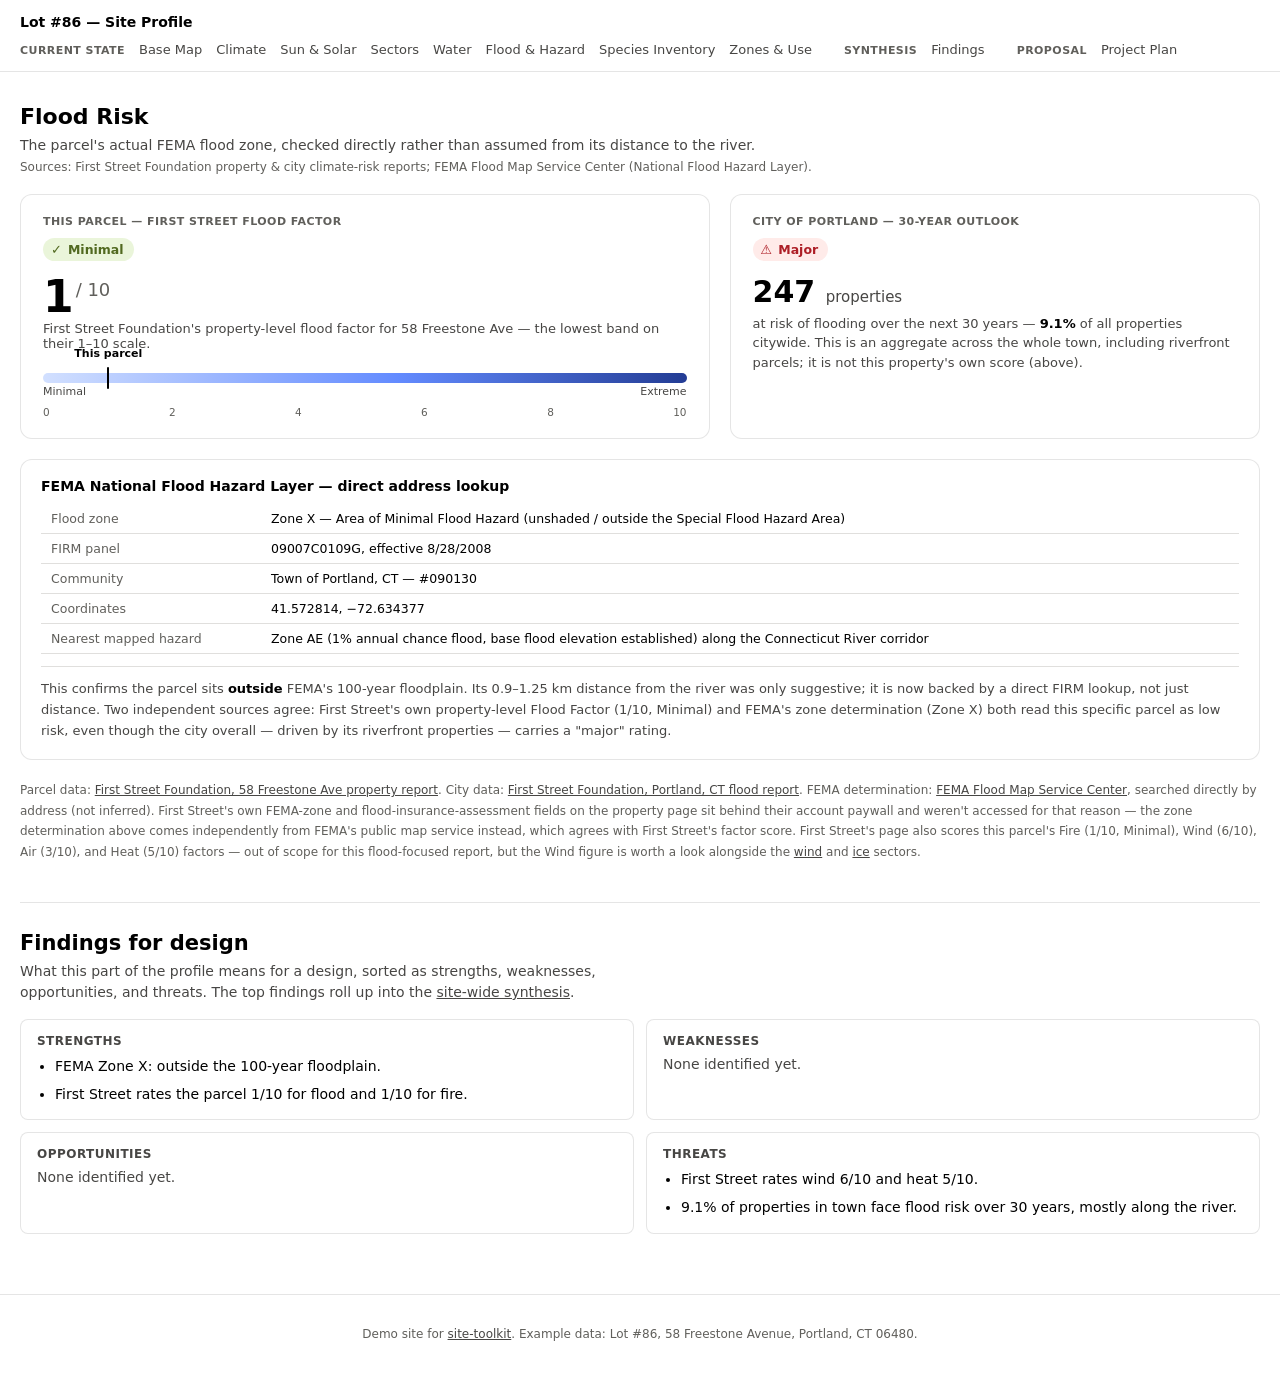
<file: docs/flood-hazard.html>
<!DOCTYPE html>
<html lang="en">
<head>
<meta charset="utf-8">
<meta name="viewport" content="width=device-width, initial-scale=1">
<title>Flood Risk</title>
<link rel="stylesheet" href="assets/chart-tokens.css">
<link rel="stylesheet" href="assets/page-tokens.css">
<style>

  * { box-sizing: border-box; }
  body { margin: 0; }
  .viz-root {
    font-family: system-ui, -apple-system, "Segoe UI", sans-serif;
    background: var(--page);
    color: var(--text-primary);
    min-height: 100vh;
    padding: 32px 20px 60px;
  }
  .wrap { max-width: 1280px; margin: 0 auto; }
  header.page-head { margin-bottom: 20px; }
  h1 { font-size: 22px; font-weight: 600; margin: 0 0 6px; }
  .subhead { color: var(--text-secondary); font-size: 14px; line-height: 1.5; margin: 0 0 4px; }
  .subhead-muted { color: var(--text-muted); font-size: 12px; margin: 0; }

  .stat-row {
    display: grid;
    grid-template-columns: 1.3fr 1fr;
    gap: 20px;
    margin-bottom: 20px;
    align-items: stretch;
  }
  @media (max-width: 720px) {
    .stat-row { grid-template-columns: 1fr; }
  }

  .panel {
    background: var(--surface-1);
    border: 1px solid var(--border);
    border-radius: 12px;
    padding: 20px 22px;
  }
  .panel-eyebrow {
    font-size: 11px;
    font-weight: 600;
    letter-spacing: 0.04em;
    text-transform: uppercase;
    color: var(--text-muted);
    margin: 0 0 10px;
  }

  .status-chip {
    display: inline-flex;
    align-items: center;
    gap: 6px;
    font-size: 12.5px;
    font-weight: 600;
    padding: 4px 10px 4px 8px;
    border-radius: 999px;
  }
  .status-chip.good { color: var(--status-good); background: var(--status-good-bg); }
  .status-chip.serious { color: var(--status-serious); background: var(--status-serious-bg); }
  .status-chip .icon { font-size: 13px; line-height: 1; }

  .hero-figure {
    font-size: 44px;
    font-weight: 600;
    line-height: 1;
    margin: 14px 0 2px;
    color: var(--text-primary);
  }
  .hero-figure sup { font-size: 18px; font-weight: 500; color: var(--text-muted); margin-left: 2px; }
  .hero-caption { font-size: 13px; color: var(--text-secondary); margin: 0 0 18px; }

  .scale-track-wrap { margin-top: 22px; }
  .scale-track {
    position: relative;
    height: 10px;
    border-radius: 6px;
    background: linear-gradient(to right, var(--chart-flood-depth-1), var(--chart-flood-depth-2) 55%, var(--chart-flood-depth-3));
  }
  .scale-marker {
    position: absolute;
    top: -6px;
    width: 2px;
    height: 22px;
    background: var(--text-primary);
    border-radius: 1px;
  }
  .scale-marker::after {
    content: attr(data-label);
    position: absolute;
    top: -20px;
    left: 50%;
    transform: translateX(-50%);
    font-size: 11px;
    font-weight: 600;
    color: var(--text-primary);
    white-space: nowrap;
  }
  .scale-ticks {
    display: flex;
    justify-content: space-between;
    margin-top: 8px;
    font-size: 10.5px;
    color: var(--text-muted);
    font-variant-numeric: tabular-nums;
  }
  .scale-endcaps {
    display: flex;
    justify-content: space-between;
    margin-top: 2px;
    font-size: 11px;
    color: var(--text-secondary);
  }

  .city-figure {
    font-size: 30px;
    font-weight: 600;
    line-height: 1.15;
    margin: 14px 0 4px;
  }
  .city-figure .unit { font-size: 15px; font-weight: 500; color: var(--text-secondary); }
  .city-sub { font-size: 13px; color: var(--text-secondary); line-height: 1.5; margin: 0; }
  .city-sub b { color: var(--text-primary); font-weight: 600; }

  .divider { height: 1px; background: var(--grid); margin: 16px 0; border: none; }

  table.data-table {
    width: 100%;
    border-collapse: collapse;
    font-size: 12.5px;
    font-variant-numeric: tabular-nums;
  }
  table.data-table caption {
    text-align: left;
    font-size: 14px;
    font-weight: 600;
    color: var(--text-primary);
    margin-bottom: 10px;
    font-variant-numeric: normal;
  }
  table.data-table th, table.data-table td {
    text-align: left;
    padding: 7px 10px;
    color: var(--text-secondary);
    border-bottom: 1px solid var(--grid);
  }
  table.data-table td:first-child { color: var(--text-muted); width: 220px; }
  table.data-table td:last-child, table.data-table th { color: var(--text-primary); font-weight: 500; }

  .table-card {
    background: var(--surface-1);
    border: 1px solid var(--border);
    border-radius: 12px;
    padding: 18px 20px;
    margin-bottom: 20px;
  }
  .table-card p.callout {
    font-size: 13px;
    color: var(--text-secondary);
    line-height: 1.6;
    margin: 12px 0 0;
    padding-top: 12px;
    border-top: 1px solid var(--grid);
  }
  .table-card p.callout b { color: var(--text-primary); }

  footer.notes { margin-top: 8px; font-size: 12px; color: var(--text-muted); line-height: 1.7; }
  footer.notes a { color: var(--text-secondary); }
</style>
</head>
<body>
<!-- NAV:START -->
<style>
  .site-nav {
    font-family: system-ui, -apple-system, "Segoe UI", sans-serif;
    display: flex; flex-wrap: wrap; align-items: center; justify-content: space-between;
    gap: 12px; padding: 14px 20px;
    background: var(--surface-1); border-bottom: 1px solid var(--border);
  }
  .site-nav__brand { font-weight: 600; font-size: 14px; color: var(--text-primary); text-decoration: none; }
  .site-nav__links { display: flex; gap: 10px 32px; flex-wrap: wrap; }
  .site-nav__links a { font-size: 13px; color: var(--text-secondary); text-decoration: none; }
  .site-nav__links a:hover { color: var(--text-primary); }
  .site-nav__group { display: flex; flex-wrap: wrap; align-items: baseline; gap: 6px 14px; }
  .site-nav__label { font-size: 11px; font-weight: 700; letter-spacing: 0.04em; text-transform: uppercase; color: var(--text-muted); }
</style>
<nav class="site-nav">
  <a class="site-nav__brand" href="index.html">Lot #86 — Site Profile</a>
  <div class="site-nav__links">
    <div class="site-nav__group">
      <span class="site-nav__label">Current state</span>
      <a href="base-map.html">Base Map</a>
      <a href="climate.html">Climate</a>
      <a href="sun-solar.html">Sun &amp; Solar</a>
      <a href="sectors.html">Sectors</a>
      <a href="water.html">Water</a>
      <a href="flood-hazard.html">Flood &amp; Hazard</a>
      <a href="species-inventory.html">Species Inventory</a>
      <a href="zones-design.html">Zones &amp; Use</a>
    </div>
    <div class="site-nav__group">
      <span class="site-nav__label">Synthesis</span>
      <a href="synthesis.html">Findings</a>
    </div>
    <div class="site-nav__group">
      <span class="site-nav__label">Proposal</span>
      <a href="project-plan.html">Project Plan</a>
    </div>
  </div>
</nav>
<!-- NAV:END -->
<div class="viz-root">
  <div class="wrap">
    <header class="page-head">
      <h1>Flood Risk</h1>
      <p class="subhead">The parcel's actual FEMA flood zone, checked directly rather than assumed from its distance to the river.</p>
      <p class="subhead-muted">Sources: First Street Foundation property &amp; city climate-risk reports; FEMA Flood Map Service Center (National Flood Hazard Layer).</p>
    </header>

    <div class="stat-row">
      <div class="panel">
        <p class="panel-eyebrow">This Parcel — First Street Flood Factor</p>
        <span class="status-chip good"><span class="icon">&#10003;</span>Minimal</span>
        <div class="hero-figure">1<sup>/ 10</sup></div>
        <p class="hero-caption">First Street Foundation's property-level flood factor for 58 Freestone Ave — the lowest band on their 1–10 scale.</p>
        <div class="scale-track-wrap">
          <div class="scale-track">
            <div class="scale-marker" style="left: 10%;" data-label="This parcel"></div>
          </div>
          <div class="scale-endcaps"><span>Minimal</span><span>Extreme</span></div>
          <div class="scale-ticks"><span>0</span><span>2</span><span>4</span><span>6</span><span>8</span><span>10</span></div>
        </div>
      </div>

      <div class="panel">
        <p class="panel-eyebrow">City of Portland — 30-Year Outlook</p>
        <span class="status-chip serious"><span class="icon">&#9888;</span>Major</span>
        <div class="city-figure">247 <span class="unit">properties</span></div>
        <p class="city-sub">at risk of flooding over the next 30 years — <b>9.1%</b> of all properties citywide. This is an aggregate across the whole town, including riverfront parcels; it is not this property's own score (above).</p>
      </div>
    </div>

    <div class="table-card">
      <table class="data-table">
        <caption>FEMA National Flood Hazard Layer — direct address lookup</caption>
        <tbody>
          <tr><td>Flood zone</td><td>Zone X — Area of Minimal Flood Hazard (unshaded / outside the Special Flood Hazard Area)</td></tr>
          <tr><td>FIRM panel</td><td>09007C0109G, effective 8/28/2008</td></tr>
          <tr><td>Community</td><td>Town of Portland, CT — #090130</td></tr>
          <tr><td>Coordinates</td><td>41.572814, &minus;72.634377</td></tr>
          <tr><td>Nearest mapped hazard</td><td>Zone AE (1% annual chance flood, base flood elevation established) along the Connecticut River corridor</td></tr>
        </tbody>
      </table>
      <p class="callout">
        This confirms the parcel sits <b>outside</b> FEMA's 100-year floodplain. Its 0.9–1.25&nbsp;km distance from the river was only suggestive; it is now backed
        by a direct FIRM lookup, not just distance. Two independent sources agree: First Street's own property-level Flood
        Factor (1/10, Minimal) and FEMA's zone determination (Zone X) both read this specific parcel as low risk, even though
        the city overall — driven by its riverfront properties — carries a "major" rating.
      </p>
    </div>

    <footer class="notes">
      Parcel data: <a href="https://firststreet.org/property/58-freestone-ave-portland-ct-06480/90017461_fsid/0">First Street Foundation, 58 Freestone Ave property report</a>.
      City data: <a href="https://firststreet.org/city/portland-ct/961870_fsid/flood">First Street Foundation, Portland, CT flood report</a>.
      FEMA determination: <a href="https://msc.fema.gov/portal/search">FEMA Flood Map Service Center</a>, searched directly by address (not inferred).
      First Street's own FEMA-zone and flood-insurance-assessment fields on the property page sit behind their account paywall and weren't accessed for that reason —
      the zone determination above comes independently from FEMA's public map service instead, which agrees with First Street's factor score.
      First Street's page also scores this parcel's Fire (1/10, Minimal), Wind (6/10), Air (3/10), and Heat (5/10) factors — out of scope
      for this flood-focused report, but the Wind figure is worth a look alongside the <a href="sectors.html#wind">wind</a> and
      <a href="sectors.html#ice">ice</a> sectors.
    </footer>
  <!-- FINDINGS:START -->
<style>
  .fd-root { margin-top: 40px; border-top: 1px solid var(--border); padding-top: 28px; }
  .fd-root h2 { font-size: 21px; font-weight: 600; margin: 0 0 6px; }
  .fd-sub { color: var(--text-secondary); font-size: 14px; line-height: 1.5; margin: 0 0 16px; max-width: 72ch; }
  .fd-sub a { color: inherit; }
  .fd-grid { display: grid; grid-template-columns: repeat(2, minmax(0, 1fr)); gap: 12px; }
  @media (max-width: 640px) { .fd-grid { grid-template-columns: 1fr; } }
  .fd-card { background: var(--surface-1); border: 1px solid var(--border); border-radius: 8px; padding: 14px 16px; }
  .fd-label { font-size: 12px; font-weight: 700; text-transform: uppercase; letter-spacing: 0.04em; color: var(--text-secondary); margin: 0 0 8px; }
  .fd-card ul { margin: 0; padding-left: 18px; font-size: 14px; line-height: 1.55; color: var(--text-primary); }
  .fd-card li + li { margin-top: 6px; }
  .fd-none { font-size: 14px; color: var(--text-secondary); margin: 0; }
</style>
<section class="fd-root" id="findings" aria-labelledby="fd-title">
    <h2 id="fd-title">Findings for design</h2>
    <p class="fd-sub">What this part of the profile means for a design, sorted as strengths, weaknesses, opportunities, and threats. The top findings roll up into the <a href="synthesis.html">site-wide synthesis</a>.</p>
    <div class="fd-grid">
      <div class="fd-card"><p class="fd-label">Strengths</p><ul><li>FEMA Zone X: outside the 100-year floodplain.</li><li>First Street rates the parcel 1/10 for flood and 1/10 for fire.</li></ul></div>
      <div class="fd-card"><p class="fd-label">Weaknesses</p><p class="fd-none">None identified yet.</p></div>
      <div class="fd-card"><p class="fd-label">Opportunities</p><p class="fd-none">None identified yet.</p></div>
      <div class="fd-card"><p class="fd-label">Threats</p><ul><li>First Street rates wind 6/10 and heat 5/10.</li><li>9.1% of properties in town face flood risk over 30 years, mostly along the river.</li></ul></div>
    </div>
</section>
<!-- FINDINGS:END -->
</div>
</div>
<!-- FOOTER:START -->
<style>
  .site-footer {
    font-family: system-ui, -apple-system, "Segoe UI", sans-serif;
    padding: 20px; text-align: center;
    font-size: 12px; color: var(--text-muted);
    background: var(--surface-1); border-top: 1px solid var(--border);
  }
  .site-footer a { color: var(--text-secondary); }
</style>
<footer class="site-footer">
  <p>Demo site for <a href="https://github.com/keser/site-toolkit">site-toolkit</a>.
    Example data: Lot #86, 58 Freestone Avenue, Portland, CT 06480.</p>
</footer>
<!-- FOOTER:END -->
</body>
</html>
</file>
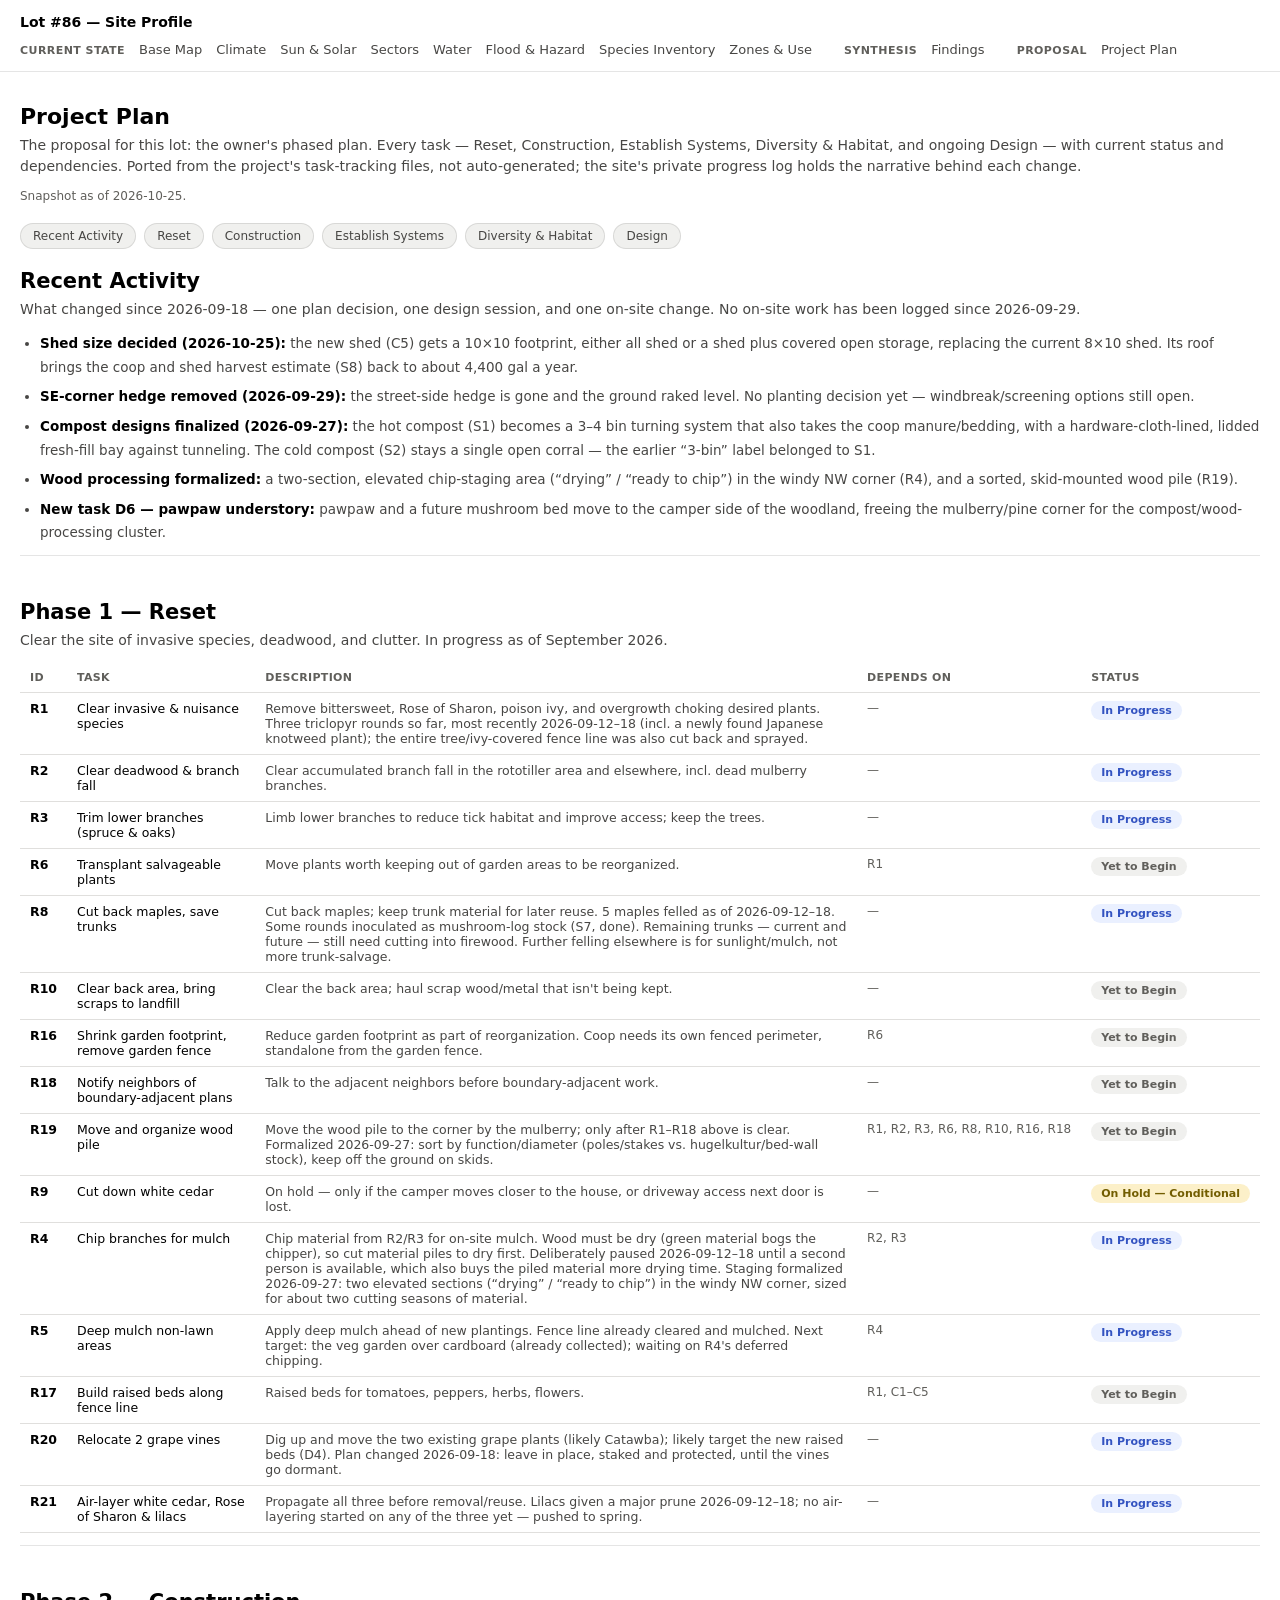
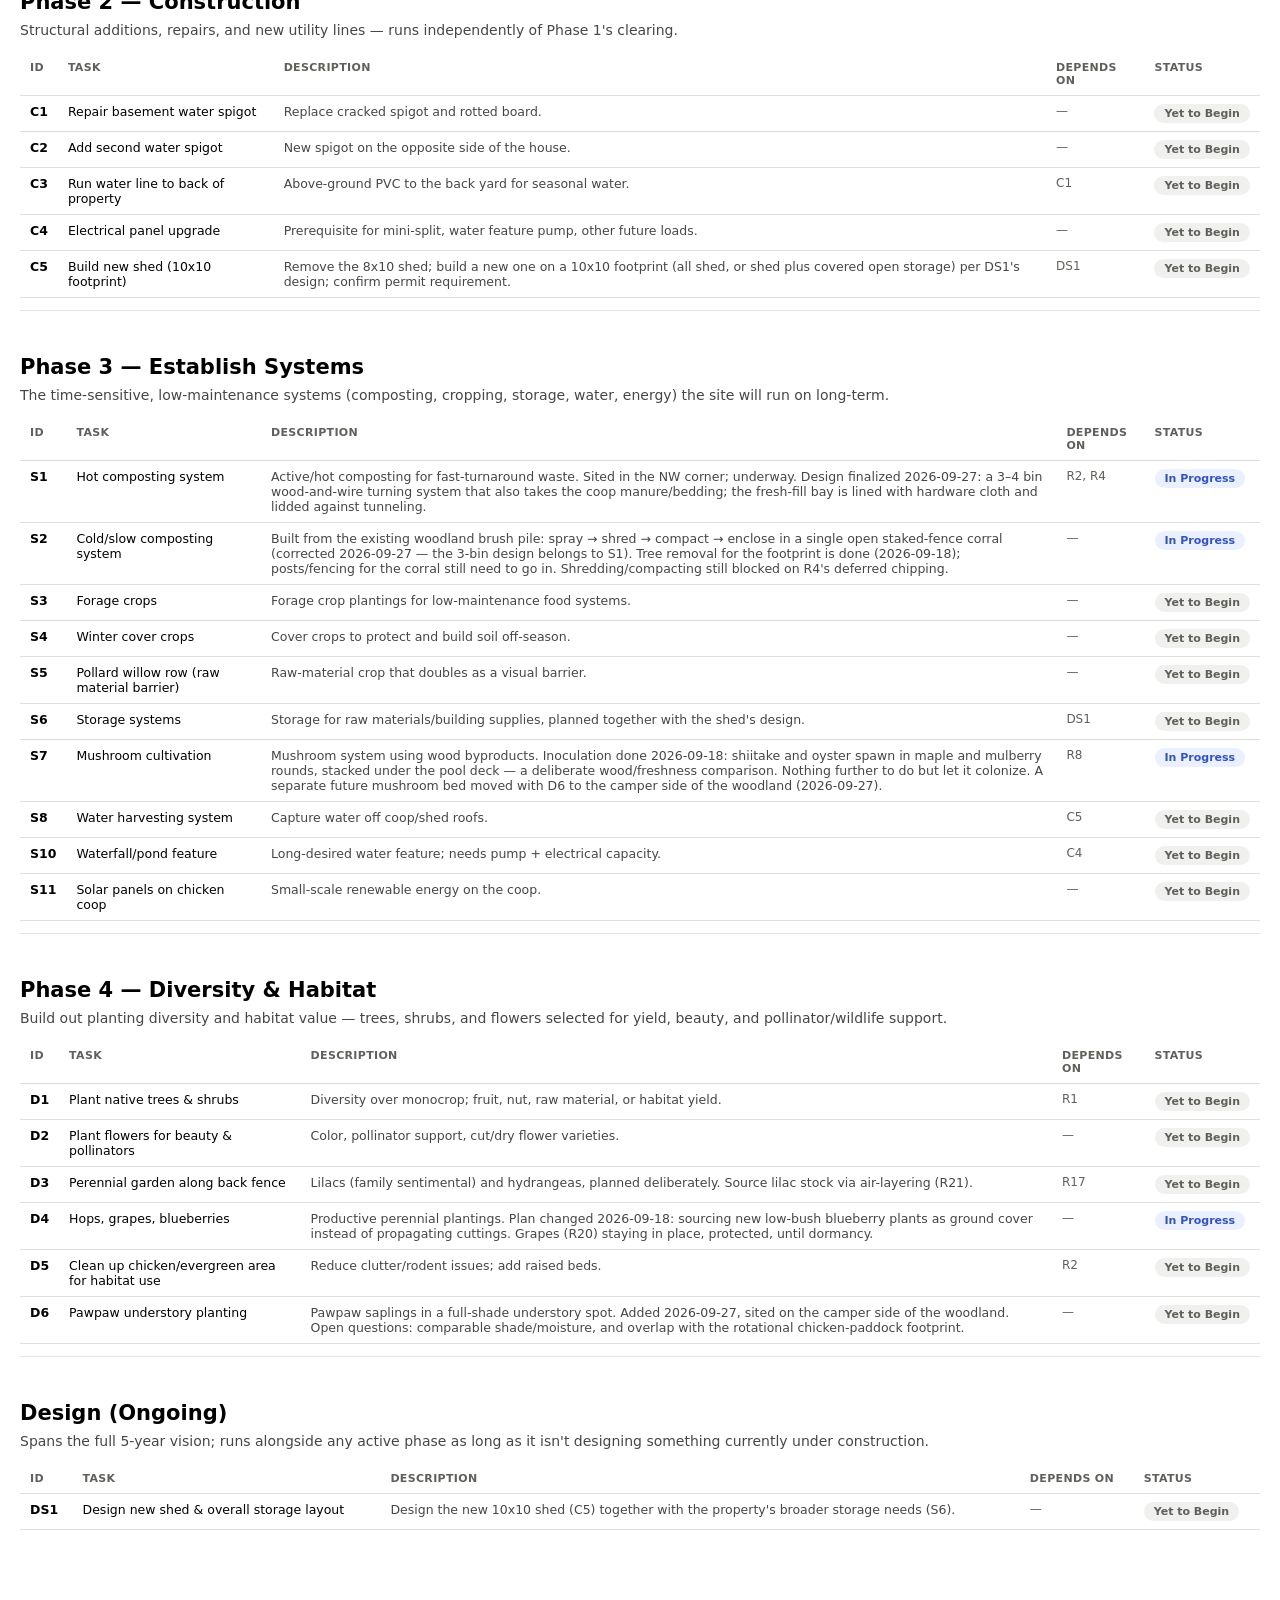
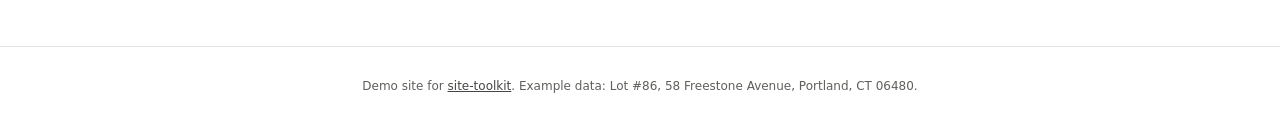
<file: docs/project-plan.html>
<!DOCTYPE html>
<html lang="en">
<head>
<meta charset="utf-8">
<meta name="viewport" content="width=device-width, initial-scale=1">
<title>Project Plan — Lot #86</title>
<link rel="stylesheet" href="assets/page-tokens.css">
<style>
  * { box-sizing: border-box; }
  body { margin: 0; }
  .viz-root {
    font-family: system-ui, -apple-system, "Segoe UI", sans-serif;
    background: var(--page); color: var(--text-primary);
    min-height: 100vh; padding: 32px 20px 60px;
  }
  .wrap { max-width: 1280px; margin: 0 auto; }
  .section-title { font-size: 21px; font-weight: 600; margin: 0 0 6px; }
  .subhead { color: var(--text-secondary); font-size: 14px; line-height: 1.5; margin: 0 0 12px; }
  .subhead-muted { color: var(--text-muted); font-size: 12px; margin: 0 0 20px; }
  .subhead a, .subhead-muted a { color: inherit; }
  .badge-row { display: flex; flex-wrap: wrap; gap: 8px; margin-bottom: 20px; }
  .badge {
    background: var(--badge-bg); border: 1px solid var(--border); border-radius: 999px;
    padding: 5px 12px; font-size: 12px; color: var(--text-secondary);
    text-decoration: none;
  }
  .badge b { color: var(--text-primary); font-weight: 600; }
  a.badge:hover { border-color: var(--accent); color: var(--text-primary); }
  section.page-section { margin-bottom: 44px; padding-bottom: 4px; border-bottom: 1px solid var(--border); }
  section.page-section:last-of-type { border-bottom: none; }

  .activity-list { margin: 0; padding-left: 20px; font-size: 13.5px; color: var(--text-secondary); line-height: 1.75; }
  .activity-list li { margin-bottom: 6px; }
  .activity-list b { color: var(--text-primary); }

  .table-scroll { overflow-x: auto; margin-bottom: 8px; }
  table.data-table { width: 100%; border-collapse: collapse; font-size: 12.5px; }
  table.data-table th, table.data-table td {
    text-align: left; padding: 8px 10px; vertical-align: top;
    border-bottom: 1px solid var(--grid); color: var(--text-secondary);
  }
  table.data-table th { color: var(--text-muted); font-weight: 600; font-size: 11px; text-transform: uppercase; letter-spacing: 0.03em; }
  table.data-table td:first-child { color: var(--text-primary); font-weight: 600; white-space: nowrap; }
  table.data-table td.task-name { color: var(--text-primary); font-weight: 500; white-space: normal; min-width: 160px; }
  table.data-table td.depends { white-space: nowrap; font-size: 12px; color: var(--text-muted); }
  table.data-table tbody tr:hover { background: var(--grid); }

  .status-pill {
    display: inline-block; padding: 3px 10px; border-radius: 999px;
    font-size: 11px; font-weight: 600; white-space: nowrap;
  }
  .status-in-progress { background: var(--status-active-bg); color: var(--status-active); }
  .status-yet-to-begin { background: var(--status-pending-bg); color: var(--text-muted); }
  .status-on-hold { background: var(--status-hold-bg); color: var(--status-hold); }
  .status-completed { background: var(--status-good-bg); color: var(--status-good); }
</style>
</head>
<body>
<!-- NAV:START -->
<style>
  .site-nav {
    font-family: system-ui, -apple-system, "Segoe UI", sans-serif;
    display: flex; flex-wrap: wrap; align-items: center; justify-content: space-between;
    gap: 12px; padding: 14px 20px;
    background: var(--surface-1); border-bottom: 1px solid var(--border);
  }
  .site-nav__brand { font-weight: 600; font-size: 14px; color: var(--text-primary); text-decoration: none; }
  .site-nav__links { display: flex; gap: 10px 32px; flex-wrap: wrap; }
  .site-nav__links a { font-size: 13px; color: var(--text-secondary); text-decoration: none; }
  .site-nav__links a:hover { color: var(--text-primary); }
  .site-nav__group { display: flex; flex-wrap: wrap; align-items: baseline; gap: 6px 14px; }
  .site-nav__label { font-size: 11px; font-weight: 700; letter-spacing: 0.04em; text-transform: uppercase; color: var(--text-muted); }
</style>
<nav class="site-nav">
  <a class="site-nav__brand" href="index.html">Lot #86 — Site Profile</a>
  <div class="site-nav__links">
    <div class="site-nav__group">
      <span class="site-nav__label">Current state</span>
      <a href="base-map.html">Base Map</a>
      <a href="climate.html">Climate</a>
      <a href="sun-solar.html">Sun &amp; Solar</a>
      <a href="sectors.html">Sectors</a>
      <a href="water.html">Water</a>
      <a href="flood-hazard.html">Flood &amp; Hazard</a>
      <a href="species-inventory.html">Species Inventory</a>
      <a href="zones-design.html">Zones &amp; Use</a>
    </div>
    <div class="site-nav__group">
      <span class="site-nav__label">Synthesis</span>
      <a href="synthesis.html">Findings</a>
    </div>
    <div class="site-nav__group">
      <span class="site-nav__label">Proposal</span>
      <a href="project-plan.html">Project Plan</a>
    </div>
  </div>
</nav>
<!-- NAV:END -->
<div class="viz-root">
  <div class="wrap">
    <header>
      <h1 class="section-title" style="font-size:22px;">Project Plan</h1>
      <p class="subhead">The proposal for this lot: the owner's phased plan. Every task — Reset, Construction, Establish Systems, Diversity &amp; Habitat, and ongoing Design — with current status and dependencies. Ported from the project's task-tracking files, not auto-generated; the site's private progress log holds the narrative behind each change.</p>
      <p class="subhead-muted">Snapshot as of 2026-10-25.</p>
      <div class="badge-row" id="section-nav">
        <a class="badge" href="#recent-activity">Recent Activity</a>
        <a class="badge" href="#phase-reset">Reset</a>
        <a class="badge" href="#phase-construction">Construction</a>
        <a class="badge" href="#phase-systems">Establish Systems</a>
        <a class="badge" href="#phase-diversity">Diversity &amp; Habitat</a>
        <a class="badge" href="#phase-design">Design</a>
      </div>
    </header>

    <section class="page-section" id="recent-activity">
      <h2 class="section-title">Recent Activity</h2>
      <p class="subhead">What changed since 2026-09-18 &mdash; one plan decision, one design session, and one on-site change. No on-site work has been logged since 2026-09-29.</p>
      <ul class="activity-list">
        <li><b>Shed size decided (2026-10-25):</b> the new shed (C5) gets a 10&times;10 footprint, either all shed or a shed plus covered open storage, replacing the current 8&times;10 shed. Its roof brings the coop and shed harvest estimate (S8) back to about 4,400 gal a year.</li>
        <li><b>SE-corner hedge removed (2026-09-29):</b> the street-side hedge is gone and the ground raked level. No planting decision yet &mdash; windbreak/screening options still open.</li>
        <li><b>Compost designs finalized (2026-09-27):</b> the hot compost (S1) becomes a 3&ndash;4 bin turning system that also takes the coop manure/bedding, with a hardware-cloth-lined, lidded fresh-fill bay against tunneling. The cold compost (S2) stays a single open corral &mdash; the earlier &ldquo;3-bin&rdquo; label belonged to S1.</li>
        <li><b>Wood processing formalized:</b> a two-section, elevated chip-staging area (&ldquo;drying&rdquo; / &ldquo;ready to chip&rdquo;) in the windy NW corner (R4), and a sorted, skid-mounted wood pile (R19).</li>
        <li><b>New task D6 &mdash; pawpaw understory:</b> pawpaw and a future mushroom bed move to the camper side of the woodland, freeing the mulberry/pine corner for the compost/wood-processing cluster.</li>
      </ul>
    </section>

    <section class="page-section" id="phase-reset">
      <h2 class="section-title">Phase 1 — Reset</h2>
      <p class="subhead">Clear the site of invasive species, deadwood, and clutter. In progress as of September 2026.</p>
      <div class="table-scroll">
        <table class="data-table">
          <thead><tr><th>ID</th><th>Task</th><th>Description</th><th>Depends On</th><th>Status</th></tr></thead>
          <tbody>
            <tr><td>R1</td><td class="task-name">Clear invasive &amp; nuisance species</td><td>Remove bittersweet, Rose of Sharon, poison ivy, and overgrowth choking desired plants. Three triclopyr rounds so far, most recently 2026-09-12&ndash;18 (incl. a newly found Japanese knotweed plant); the entire tree/ivy-covered fence line was also cut back and sprayed.</td><td class="depends">&mdash;</td><td><span class="status-pill status-in-progress">In Progress</span></td></tr>
            <tr><td>R2</td><td class="task-name">Clear deadwood &amp; branch fall</td><td>Clear accumulated branch fall in the rototiller area and elsewhere, incl. dead mulberry branches.</td><td class="depends">&mdash;</td><td><span class="status-pill status-in-progress">In Progress</span></td></tr>
            <tr><td>R3</td><td class="task-name">Trim lower branches (spruce &amp; oaks)</td><td>Limb lower branches to reduce tick habitat and improve access; keep the trees.</td><td class="depends">&mdash;</td><td><span class="status-pill status-in-progress">In Progress</span></td></tr>
            <tr><td>R6</td><td class="task-name">Transplant salvageable plants</td><td>Move plants worth keeping out of garden areas to be reorganized.</td><td class="depends">R1</td><td><span class="status-pill status-yet-to-begin">Yet to Begin</span></td></tr>
            <tr><td>R8</td><td class="task-name">Cut back maples, save trunks</td><td>Cut back maples; keep trunk material for later reuse. 5 maples felled as of 2026-09-12&ndash;18. Some rounds inoculated as mushroom-log stock (S7, done). Remaining trunks &mdash; current and future &mdash; still need cutting into firewood. Further felling elsewhere is for sunlight/mulch, not more trunk-salvage.</td><td class="depends">&mdash;</td><td><span class="status-pill status-in-progress">In Progress</span></td></tr>
            <tr><td>R10</td><td class="task-name">Clear back area, bring scraps to landfill</td><td>Clear the back area; haul scrap wood/metal that isn't being kept.</td><td class="depends">&mdash;</td><td><span class="status-pill status-yet-to-begin">Yet to Begin</span></td></tr>
            <tr><td>R16</td><td class="task-name">Shrink garden footprint, remove garden fence</td><td>Reduce garden footprint as part of reorganization. Coop needs its own fenced perimeter, standalone from the garden fence.</td><td class="depends">R6</td><td><span class="status-pill status-yet-to-begin">Yet to Begin</span></td></tr>
            <tr><td>R18</td><td class="task-name">Notify neighbors of boundary-adjacent plans</td><td>Talk to the adjacent neighbors before boundary-adjacent work.</td><td class="depends">&mdash;</td><td><span class="status-pill status-yet-to-begin">Yet to Begin</span></td></tr>
            <tr><td>R19</td><td class="task-name">Move and organize wood pile</td><td>Move the wood pile to the corner by the mulberry; only after R1&ndash;R18 above is clear. Formalized 2026-09-27: sort by function/diameter (poles/stakes vs. hugelkultur/bed-wall stock), keep off the ground on skids.</td><td class="depends">R1, R2, R3, R6, R8, R10, R16, R18</td><td><span class="status-pill status-yet-to-begin">Yet to Begin</span></td></tr>
            <tr><td>R9</td><td class="task-name">Cut down white cedar</td><td>On hold &mdash; only if the camper moves closer to the house, or driveway access next door is lost.</td><td class="depends">&mdash;</td><td><span class="status-pill status-on-hold">On Hold &mdash; Conditional</span></td></tr>
            <tr><td>R4</td><td class="task-name">Chip branches for mulch</td><td>Chip material from R2/R3 for on-site mulch. Wood must be dry (green material bogs the chipper), so cut material piles to dry first. Deliberately paused 2026-09-12&ndash;18 until a second person is available, which also buys the piled material more drying time. Staging formalized 2026-09-27: two elevated sections (&ldquo;drying&rdquo; / &ldquo;ready to chip&rdquo;) in the windy NW corner, sized for about two cutting seasons of material.</td><td class="depends">R2, R3</td><td><span class="status-pill status-in-progress">In Progress</span></td></tr>
            <tr><td>R5</td><td class="task-name">Deep mulch non-lawn areas</td><td>Apply deep mulch ahead of new plantings. Fence line already cleared and mulched. Next target: the veg garden over cardboard (already collected); waiting on R4's deferred chipping.</td><td class="depends">R4</td><td><span class="status-pill status-in-progress">In Progress</span></td></tr>
            <tr><td>R17</td><td class="task-name">Build raised beds along fence line</td><td>Raised beds for tomatoes, peppers, herbs, flowers.</td><td class="depends">R1, C1&ndash;C5</td><td><span class="status-pill status-yet-to-begin">Yet to Begin</span></td></tr>
            <tr><td>R20</td><td class="task-name">Relocate 2 grape vines</td><td>Dig up and move the two existing grape plants (likely Catawba); likely target the new raised beds (D4). Plan changed 2026-09-18: leave in place, staked and protected, until the vines go dormant.</td><td class="depends">&mdash;</td><td><span class="status-pill status-in-progress">In Progress</span></td></tr>
            <tr><td>R21</td><td class="task-name">Air-layer white cedar, Rose of Sharon &amp; lilacs</td><td>Propagate all three before removal/reuse. Lilacs given a major prune 2026-09-12&ndash;18; no air-layering started on any of the three yet &mdash; pushed to spring.</td><td class="depends">&mdash;</td><td><span class="status-pill status-in-progress">In Progress</span></td></tr>
          </tbody>
        </table>
      </div>
    </section>

    <section class="page-section" id="phase-construction">
      <h2 class="section-title">Phase 2 — Construction</h2>
      <p class="subhead">Structural additions, repairs, and new utility lines &mdash; runs independently of Phase 1's clearing.</p>
      <div class="table-scroll">
        <table class="data-table">
          <thead><tr><th>ID</th><th>Task</th><th>Description</th><th>Depends On</th><th>Status</th></tr></thead>
          <tbody>
            <tr><td>C1</td><td class="task-name">Repair basement water spigot</td><td>Replace cracked spigot and rotted board.</td><td class="depends">&mdash;</td><td><span class="status-pill status-yet-to-begin">Yet to Begin</span></td></tr>
            <tr><td>C2</td><td class="task-name">Add second water spigot</td><td>New spigot on the opposite side of the house.</td><td class="depends">&mdash;</td><td><span class="status-pill status-yet-to-begin">Yet to Begin</span></td></tr>
            <tr><td>C3</td><td class="task-name">Run water line to back of property</td><td>Above-ground PVC to the back yard for seasonal water.</td><td class="depends">C1</td><td><span class="status-pill status-yet-to-begin">Yet to Begin</span></td></tr>
            <tr><td>C4</td><td class="task-name">Electrical panel upgrade</td><td>Prerequisite for mini-split, water feature pump, other future loads.</td><td class="depends">&mdash;</td><td><span class="status-pill status-yet-to-begin">Yet to Begin</span></td></tr>
            <tr><td>C5</td><td class="task-name">Build new shed (10x10 footprint)</td><td>Remove the 8x10 shed; build a new one on a 10x10 footprint (all shed, or shed plus covered open storage) per DS1's design; confirm permit requirement.</td><td class="depends">DS1</td><td><span class="status-pill status-yet-to-begin">Yet to Begin</span></td></tr>
          </tbody>
        </table>
      </div>
    </section>

    <section class="page-section" id="phase-systems">
      <h2 class="section-title">Phase 3 — Establish Systems</h2>
      <p class="subhead">The time-sensitive, low-maintenance systems (composting, cropping, storage, water, energy) the site will run on long-term.</p>
      <div class="table-scroll">
        <table class="data-table">
          <thead><tr><th>ID</th><th>Task</th><th>Description</th><th>Depends On</th><th>Status</th></tr></thead>
          <tbody>
            <tr><td>S1</td><td class="task-name">Hot composting system</td><td>Active/hot composting for fast-turnaround waste. Sited in the NW corner; underway. Design finalized 2026-09-27: a 3&ndash;4 bin wood-and-wire turning system that also takes the coop manure/bedding; the fresh-fill bay is lined with hardware cloth and lidded against tunneling.</td><td class="depends">R2, R4</td><td><span class="status-pill status-in-progress">In Progress</span></td></tr>
            <tr><td>S2</td><td class="task-name">Cold/slow composting system</td><td>Built from the existing woodland brush pile: spray &rarr; shred &rarr; compact &rarr; enclose in a single open staked-fence corral (corrected 2026-09-27 &mdash; the 3-bin design belongs to S1). Tree removal for the footprint is done (2026-09-18); posts/fencing for the corral still need to go in. Shredding/compacting still blocked on R4's deferred chipping.</td><td class="depends">&mdash;</td><td><span class="status-pill status-in-progress">In Progress</span></td></tr>
            <tr><td>S3</td><td class="task-name">Forage crops</td><td>Forage crop plantings for low-maintenance food systems.</td><td class="depends">&mdash;</td><td><span class="status-pill status-yet-to-begin">Yet to Begin</span></td></tr>
            <tr><td>S4</td><td class="task-name">Winter cover crops</td><td>Cover crops to protect and build soil off-season.</td><td class="depends">&mdash;</td><td><span class="status-pill status-yet-to-begin">Yet to Begin</span></td></tr>
            <tr><td>S5</td><td class="task-name">Pollard willow row (raw material barrier)</td><td>Raw-material crop that doubles as a visual barrier.</td><td class="depends">&mdash;</td><td><span class="status-pill status-yet-to-begin">Yet to Begin</span></td></tr>
            <tr><td>S6</td><td class="task-name">Storage systems</td><td>Storage for raw materials/building supplies, planned together with the shed's design.</td><td class="depends">DS1</td><td><span class="status-pill status-yet-to-begin">Yet to Begin</span></td></tr>
            <tr><td>S7</td><td class="task-name">Mushroom cultivation</td><td>Mushroom system using wood byproducts. Inoculation done 2026-09-18: shiitake and oyster spawn in maple and mulberry rounds, stacked under the pool deck &mdash; a deliberate wood/freshness comparison. Nothing further to do but let it colonize. A separate future mushroom bed moved with D6 to the camper side of the woodland (2026-09-27).</td><td class="depends">R8</td><td><span class="status-pill status-in-progress">In Progress</span></td></tr>
            <tr><td>S8</td><td class="task-name">Water harvesting system</td><td>Capture water off coop/shed roofs.</td><td class="depends">C5</td><td><span class="status-pill status-yet-to-begin">Yet to Begin</span></td></tr>
            <tr><td>S10</td><td class="task-name">Waterfall/pond feature</td><td>Long-desired water feature; needs pump + electrical capacity.</td><td class="depends">C4</td><td><span class="status-pill status-yet-to-begin">Yet to Begin</span></td></tr>
            <tr><td>S11</td><td class="task-name">Solar panels on chicken coop</td><td>Small-scale renewable energy on the coop.</td><td class="depends">&mdash;</td><td><span class="status-pill status-yet-to-begin">Yet to Begin</span></td></tr>
          </tbody>
        </table>
      </div>
    </section>

    <section class="page-section" id="phase-diversity">
      <h2 class="section-title">Phase 4 — Diversity &amp; Habitat</h2>
      <p class="subhead">Build out planting diversity and habitat value &mdash; trees, shrubs, and flowers selected for yield, beauty, and pollinator/wildlife support.</p>
      <div class="table-scroll">
        <table class="data-table">
          <thead><tr><th>ID</th><th>Task</th><th>Description</th><th>Depends On</th><th>Status</th></tr></thead>
          <tbody>
            <tr><td>D1</td><td class="task-name">Plant native trees &amp; shrubs</td><td>Diversity over monocrop; fruit, nut, raw material, or habitat yield.</td><td class="depends">R1</td><td><span class="status-pill status-yet-to-begin">Yet to Begin</span></td></tr>
            <tr><td>D2</td><td class="task-name">Plant flowers for beauty &amp; pollinators</td><td>Color, pollinator support, cut/dry flower varieties.</td><td class="depends">&mdash;</td><td><span class="status-pill status-yet-to-begin">Yet to Begin</span></td></tr>
            <tr><td>D3</td><td class="task-name">Perennial garden along back fence</td><td>Lilacs (family sentimental) and hydrangeas, planned deliberately. Source lilac stock via air-layering (R21).</td><td class="depends">R17</td><td><span class="status-pill status-yet-to-begin">Yet to Begin</span></td></tr>
            <tr><td>D4</td><td class="task-name">Hops, grapes, blueberries</td><td>Productive perennial plantings. Plan changed 2026-09-18: sourcing new low-bush blueberry plants as ground cover instead of propagating cuttings. Grapes (R20) staying in place, protected, until dormancy.</td><td class="depends">&mdash;</td><td><span class="status-pill status-in-progress">In Progress</span></td></tr>
            <tr><td>D5</td><td class="task-name">Clean up chicken/evergreen area for habitat use</td><td>Reduce clutter/rodent issues; add raised beds.</td><td class="depends">R2</td><td><span class="status-pill status-yet-to-begin">Yet to Begin</span></td></tr>
            <tr><td>D6</td><td class="task-name">Pawpaw understory planting</td><td>Pawpaw saplings in a full-shade understory spot. Added 2026-09-27, sited on the camper side of the woodland. Open questions: comparable shade/moisture, and overlap with the rotational chicken-paddock footprint.</td><td class="depends">&mdash;</td><td><span class="status-pill status-yet-to-begin">Yet to Begin</span></td></tr>
          </tbody>
        </table>
      </div>
    </section>

    <section class="page-section" id="phase-design">
      <h2 class="section-title">Design (Ongoing)</h2>
      <p class="subhead">Spans the full 5-year vision; runs alongside any active phase as long as it isn't designing something currently under construction.</p>
      <div class="table-scroll">
        <table class="data-table">
          <thead><tr><th>ID</th><th>Task</th><th>Description</th><th>Depends On</th><th>Status</th></tr></thead>
          <tbody>
            <tr><td>DS1</td><td class="task-name">Design new shed &amp; overall storage layout</td><td>Design the new 10x10 shed (C5) together with the property's broader storage needs (S6).</td><td class="depends">&mdash;</td><td><span class="status-pill status-yet-to-begin">Yet to Begin</span></td></tr>
          </tbody>
        </table>
      </div>
    </section>
  </div>
</div>
<!-- FOOTER:START -->
<style>
  .site-footer {
    font-family: system-ui, -apple-system, "Segoe UI", sans-serif;
    padding: 20px; text-align: center;
    font-size: 12px; color: var(--text-muted);
    background: var(--surface-1); border-top: 1px solid var(--border);
  }
  .site-footer a { color: var(--text-secondary); }
</style>
<footer class="site-footer">
  <p>Demo site for <a href="https://github.com/keser/site-toolkit">site-toolkit</a>.
    Example data: Lot #86, 58 Freestone Avenue, Portland, CT 06480.</p>
</footer>
<!-- FOOTER:END -->
</body>
</html>
</file>
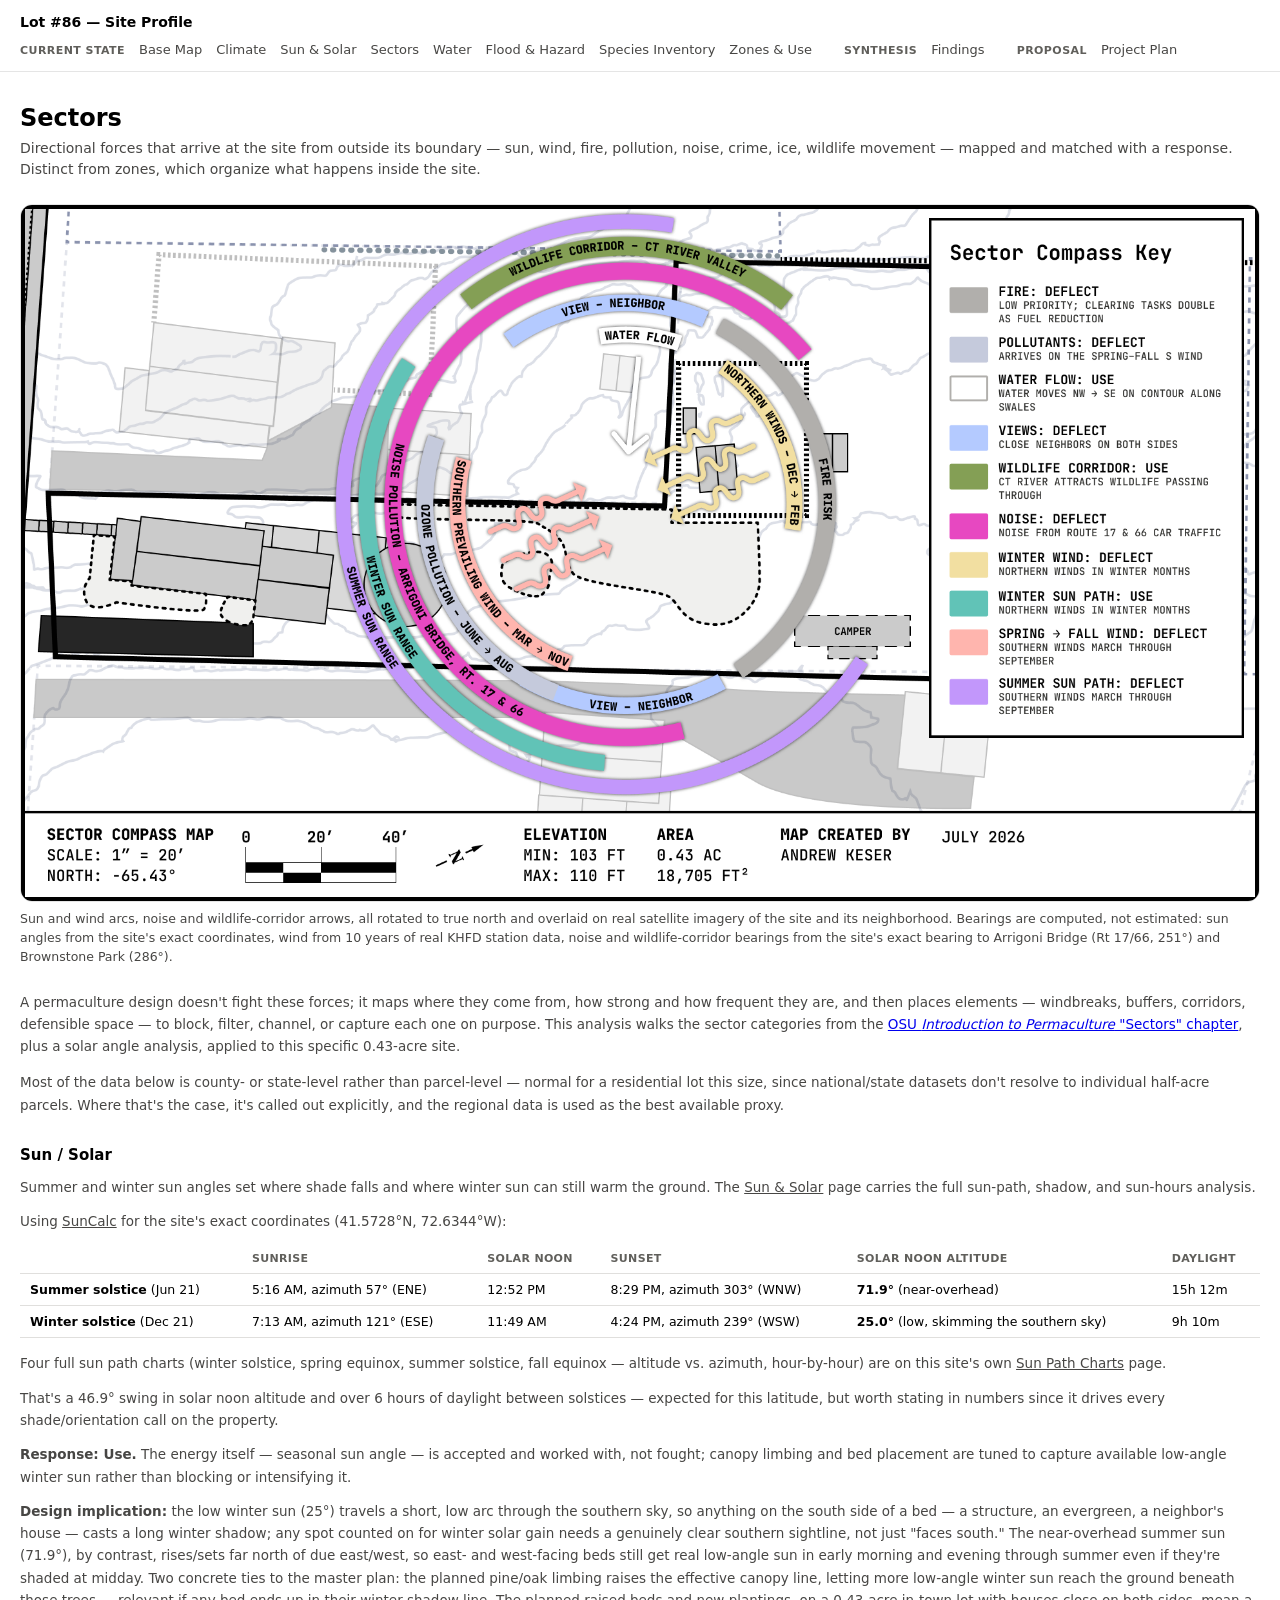
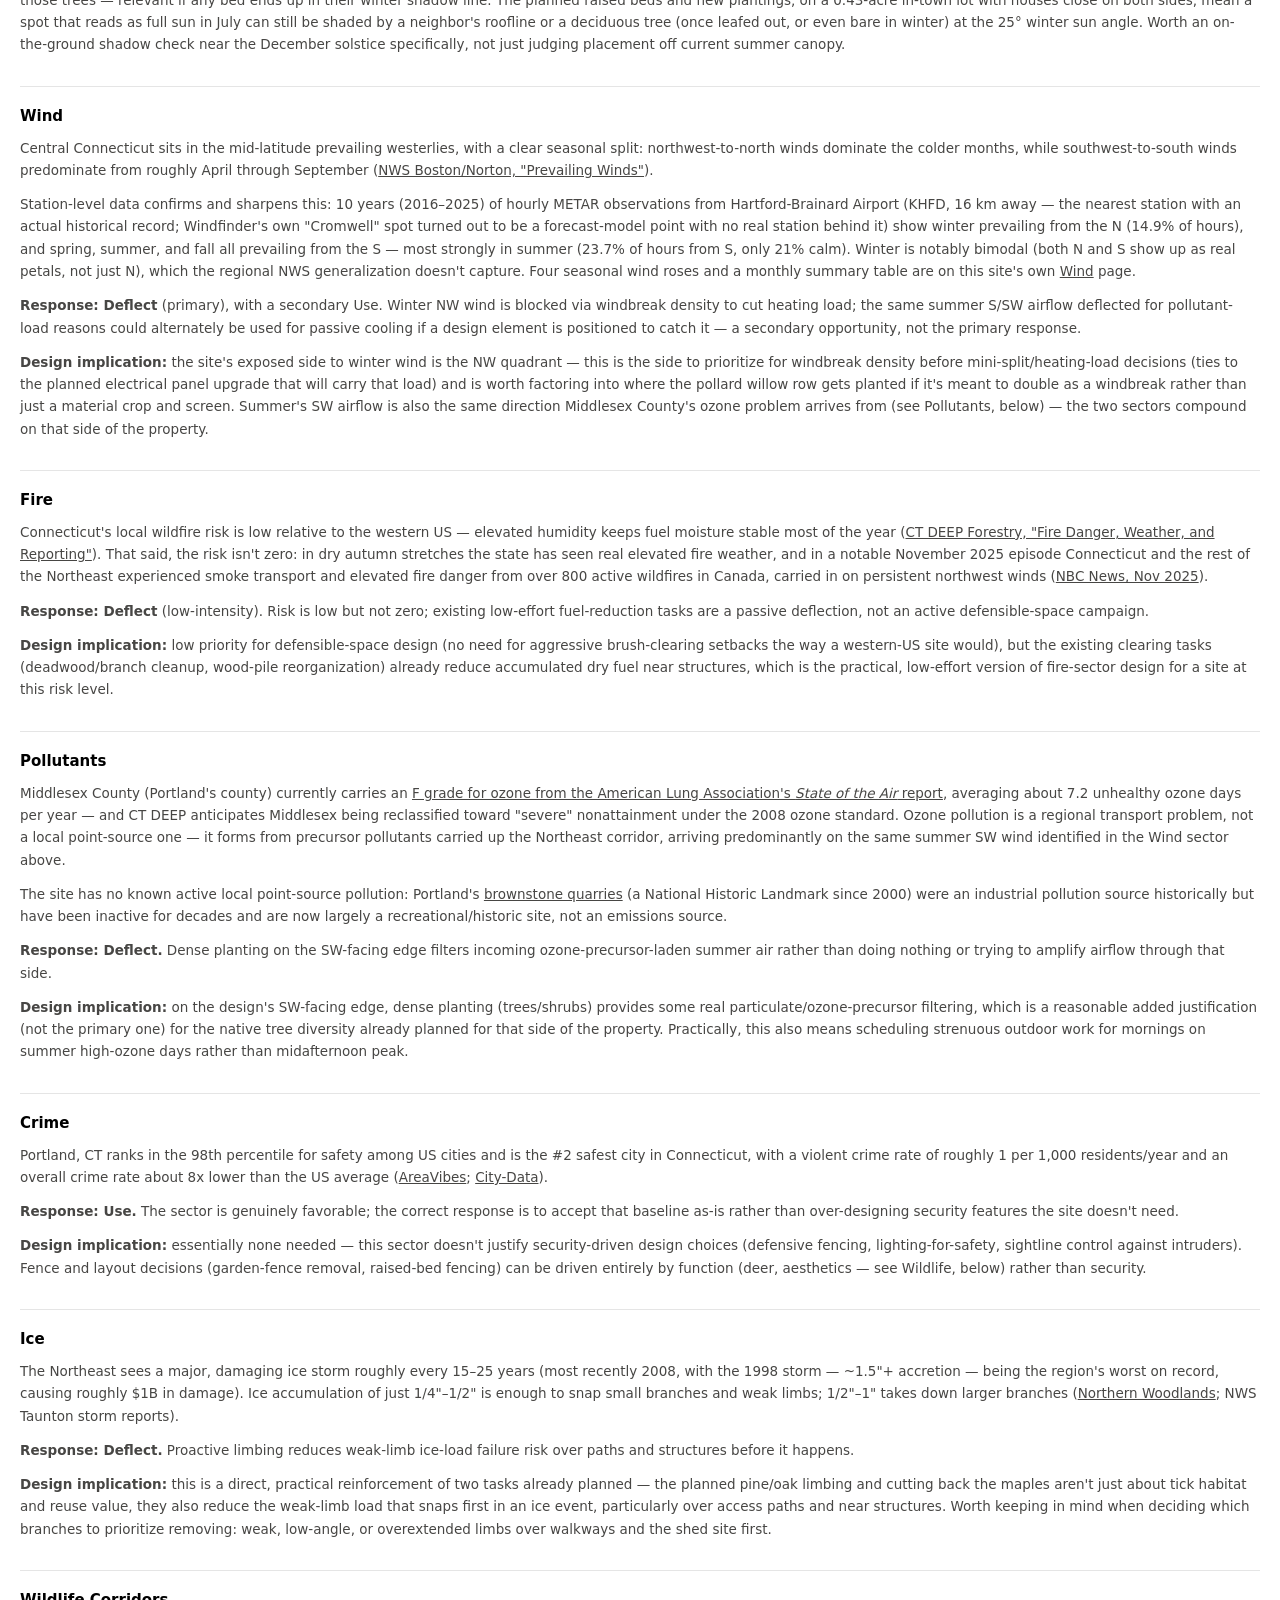
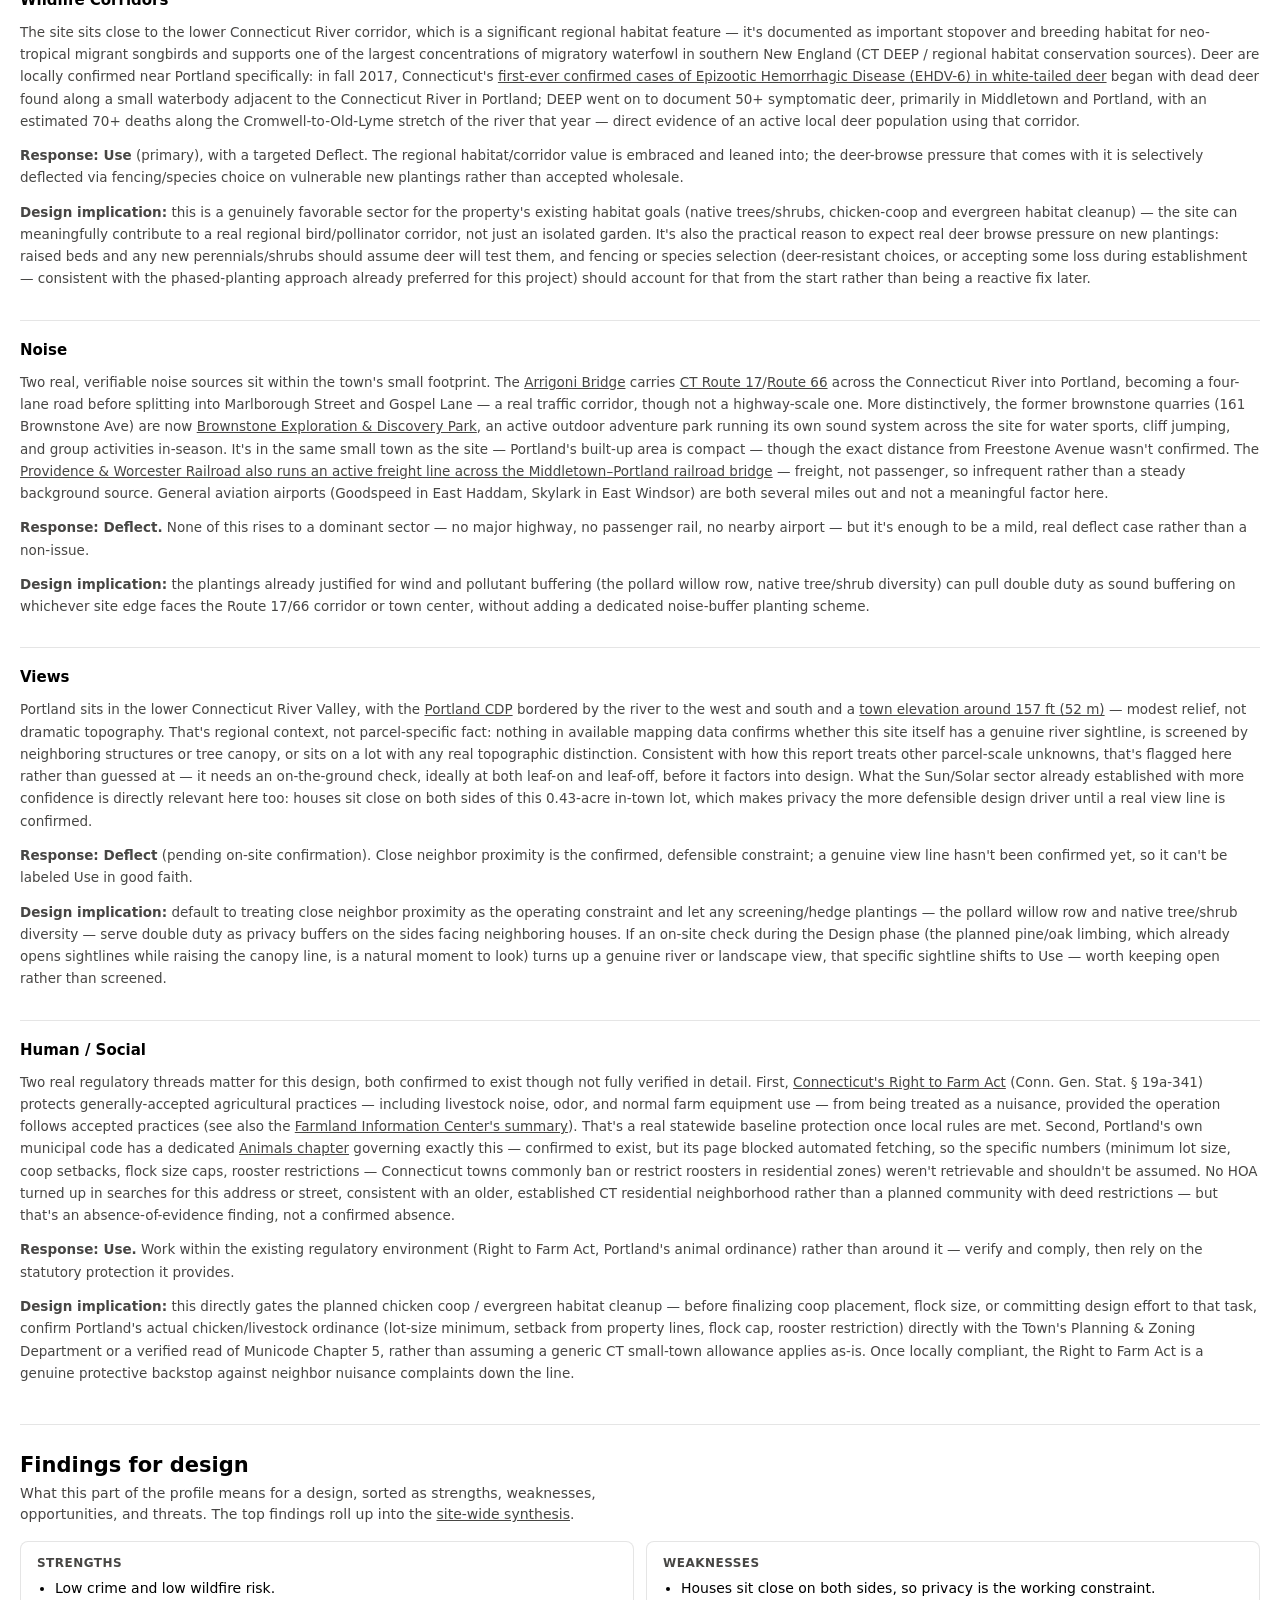
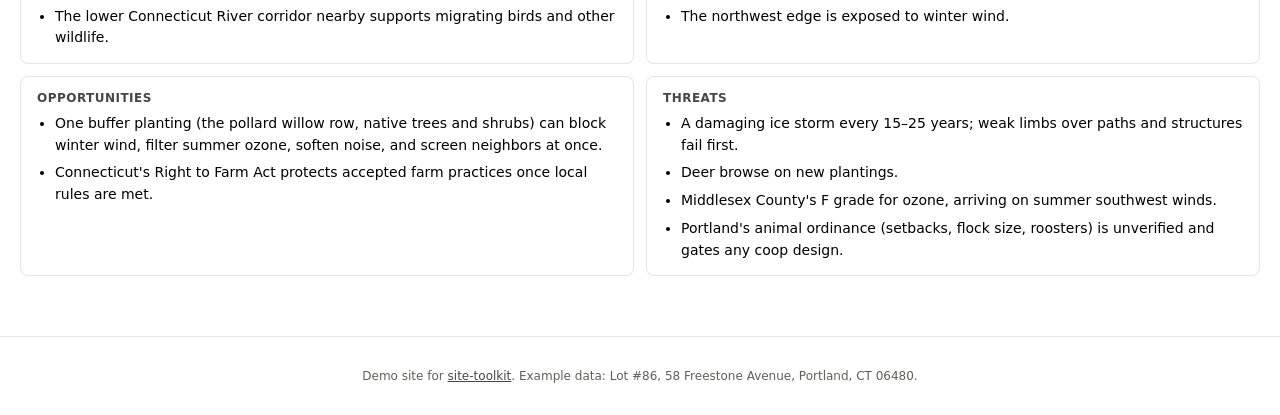
<file: docs/sectors.html>
<!DOCTYPE html>
<html lang="en">
<head>
<meta charset="utf-8">
<meta name="viewport" content="width=device-width, initial-scale=1">
<title>Sectors — Lot #86</title>
<link rel="stylesheet" href="assets/page-tokens.css">
<style>
  * { box-sizing: border-box; }
  body { margin: 0; }
  .viz-root {
    font-family: system-ui, -apple-system, "Segoe UI", sans-serif;
    background: var(--page); color: var(--text-primary);
    padding: 32px 20px 60px;
  }
  .wrap { max-width: 1280px; margin: 0 auto; }
  h1 { font-size: 24px; font-weight: 600; margin: 0 0 6px; }
  .subhead { color: var(--text-secondary); font-size: 14px; line-height: 1.5; margin: 0 0 24px; }
  .hero { margin-bottom: 8px; }
  .hero img { width: 100%; height: auto; border-radius: 12px; border: 1px solid var(--border); display: block; }
  .hero-caption { font-size: 12.5px; color: var(--text-secondary); margin: 8px 0 24px; line-height: 1.5; }
  .intro p { font-size: 13.5px; color: var(--text-secondary); line-height: 1.65; margin: 0 0 14px; }
  h2.section-head { font-size: 15px; font-weight: 600; margin: 30px 0 12px; padding-top: 20px; border-top: 1px solid var(--border); }
  h2.section-head:first-of-type { border-top: none; padding-top: 0; }
  .sector-block p { font-size: 13.5px; color: var(--text-secondary); line-height: 1.65; margin: 0 0 12px; }
  .sector-block a { color: inherit; }
  table.sun-table { width: 100%; border-collapse: collapse; font-size: 12.5px; margin: 0 0 14px; }
  table.sun-table th, table.sun-table td { text-align: left; padding: 8px 10px; border-bottom: 1px solid var(--grid); vertical-align: top; }
  table.sun-table th { color: var(--text-muted); font-weight: 600; font-size: 11px; text-transform: uppercase; letter-spacing: 0.03em; }
  .table-scroll { overflow-x: auto; }
</style>
</head>
<body>
<!-- NAV:START -->
<style>
  .site-nav {
    font-family: system-ui, -apple-system, "Segoe UI", sans-serif;
    display: flex; flex-wrap: wrap; align-items: center; justify-content: space-between;
    gap: 12px; padding: 14px 20px;
    background: var(--surface-1); border-bottom: 1px solid var(--border);
  }
  .site-nav__brand { font-weight: 600; font-size: 14px; color: var(--text-primary); text-decoration: none; }
  .site-nav__links { display: flex; gap: 10px 32px; flex-wrap: wrap; }
  .site-nav__links a { font-size: 13px; color: var(--text-secondary); text-decoration: none; }
  .site-nav__links a:hover { color: var(--text-primary); }
  .site-nav__group { display: flex; flex-wrap: wrap; align-items: baseline; gap: 6px 14px; }
  .site-nav__label { font-size: 11px; font-weight: 700; letter-spacing: 0.04em; text-transform: uppercase; color: var(--text-muted); }
</style>
<nav class="site-nav">
  <a class="site-nav__brand" href="index.html">Lot #86 — Site Profile</a>
  <div class="site-nav__links">
    <div class="site-nav__group">
      <span class="site-nav__label">Current state</span>
      <a href="base-map.html">Base Map</a>
      <a href="climate.html">Climate</a>
      <a href="sun-solar.html">Sun &amp; Solar</a>
      <a href="sectors.html">Sectors</a>
      <a href="water.html">Water</a>
      <a href="flood-hazard.html">Flood &amp; Hazard</a>
      <a href="species-inventory.html">Species Inventory</a>
      <a href="zones-design.html">Zones &amp; Use</a>
    </div>
    <div class="site-nav__group">
      <span class="site-nav__label">Synthesis</span>
      <a href="synthesis.html">Findings</a>
    </div>
    <div class="site-nav__group">
      <span class="site-nav__label">Proposal</span>
      <a href="project-plan.html">Project Plan</a>
    </div>
  </div>
</nav>
<!-- NAV:END -->
<div class="viz-root"><div class="wrap">
  <h1>Sectors</h1>
  <p class="subhead">Directional forces that arrive at the site from outside its boundary — sun, wind, fire, pollution, noise, crime, ice, wildlife movement — mapped and matched with a response. Distinct from zones, which organize what happens inside the site.</p>

  <div class="hero">
    <img src="assets/sectors-compass.png" alt="Sector compass over the Lot 86 base map: sun, wind, water, noise, pollution, views, fire risk and wildlife sectors" width="1920" height="1080">
    <p class="hero-caption">Sun and wind arcs, noise and wildlife-corridor arrows, all rotated to true north and overlaid on real satellite imagery of the site and its neighborhood. Bearings are computed, not estimated: sun angles from the site's exact coordinates, wind from 10 years of real KHFD station data, noise and wildlife-corridor bearings from the site's exact bearing to Arrigoni Bridge (Rt 17/66, 251&deg;) and Brownstone Park (286&deg;).</p>
  </div>

  <div class="intro">
    <p>A permaculture design doesn't fight these forces; it maps where they come from, how strong and how frequent they are, and then places elements — windbreaks, buffers, corridors, defensible space — to block, filter, channel, or capture each one on purpose. This analysis walks the sector categories from the <a href="https://open.oregonstate.education/permaculture/chapter/sectors/" target="_blank" rel="noopener">OSU <i>Introduction to Permaculture</i> "Sectors" chapter</a>, plus a solar angle analysis, applied to this specific 0.43-acre site.</p>
    <p>Most of the data below is county- or state-level rather than parcel-level — normal for a residential lot this size, since national/state datasets don't resolve to individual half-acre parcels. Where that's the case, it's called out explicitly, and the regional data is used as the best available proxy.</p>
  </div>

  <h2 class="section-head" id="sun-solar">Sun / Solar</h2>
  <div class="sector-block">
    <p>Summer and winter sun angles set where shade falls and where winter sun can still warm the ground. The <a href="sun-solar.html#sun-path-charts">Sun &amp; Solar</a> page carries the full sun-path, shadow, and sun-hours analysis.</p>
    <p>Using <a href="https://www.suncalc.org/#/41.5728,-72.6344,17/2026.06.21/13:00/1/3" target="_blank" rel="noopener">SunCalc</a> for the site's exact coordinates (41.5728&deg;N, 72.6344&deg;W):</p>
    <div class="table-scroll">
      <table class="sun-table">
        <thead><tr><th></th><th>Sunrise</th><th>Solar Noon</th><th>Sunset</th><th>Solar Noon Altitude</th><th>Daylight</th></tr></thead>
        <tbody>
          <tr><td><b>Summer solstice</b> (Jun 21)</td><td>5:16 AM, azimuth 57&deg; (ENE)</td><td>12:52 PM</td><td>8:29 PM, azimuth 303&deg; (WNW)</td><td><b>71.9&deg;</b> (near-overhead)</td><td>15h 12m</td></tr>
          <tr><td><b>Winter solstice</b> (Dec 21)</td><td>7:13 AM, azimuth 121&deg; (ESE)</td><td>11:49 AM</td><td>4:24 PM, azimuth 239&deg; (WSW)</td><td><b>25.0&deg;</b> (low, skimming the southern sky)</td><td>9h 10m</td></tr>
        </tbody>
      </table>
    </div>
    <p>Four full sun path charts (winter solstice, spring equinox, summer solstice, fall equinox — altitude vs. azimuth, hour-by-hour) are on this site's own <a href="sun-solar.html#sun-path-charts">Sun Path Charts</a> page.</p>
    <p>That's a 46.9&deg; swing in solar noon altitude and over 6 hours of daylight between solstices — expected for this latitude, but worth stating in numbers since it drives every shade/orientation call on the property.</p>
    <p><b>Response: Use.</b> The energy itself — seasonal sun angle — is accepted and worked with, not fought; canopy limbing and bed placement are tuned to capture available low-angle winter sun rather than blocking or intensifying it.</p>
    <p><b>Design implication:</b> the low winter sun (25&deg;) travels a short, low arc through the southern sky, so anything on the south side of a bed — a structure, an evergreen, a neighbor's house — casts a long winter shadow; any spot counted on for winter solar gain needs a genuinely clear southern sightline, not just "faces south." The near-overhead summer sun (71.9&deg;), by contrast, rises/sets far north of due east/west, so east- and west-facing beds still get real low-angle sun in early morning and evening through summer even if they're shaded at midday. Two concrete ties to the master plan: the planned pine/oak limbing raises the effective canopy line, letting more low-angle winter sun reach the ground beneath those trees — relevant if any bed ends up in their winter shadow line. The planned raised beds and new plantings, on a 0.43-acre in-town lot with houses close on both sides, mean a spot that reads as full sun in July can still be shaded by a neighbor's roofline or a deciduous tree (once leafed out, or even bare in winter) at the 25&deg; winter sun angle. Worth an on-the-ground shadow check near the December solstice specifically, not just judging placement off current summer canopy.</p>
  </div>

  <h2 class="section-head" id="wind">Wind</h2>
  <div class="sector-block">
    <p>Central Connecticut sits in the mid-latitude prevailing westerlies, with a clear seasonal split: northwest-to-north winds dominate the colder months, while southwest-to-south winds predominate from roughly April through September (<a href="https://www.weather.gov/box/prevailing_winds" target="_blank" rel="noopener">NWS Boston/Norton, "Prevailing Winds"</a>).</p>
    <p>Station-level data confirms and sharpens this: 10 years (2016&ndash;2025) of hourly METAR observations from Hartford-Brainard Airport (KHFD, 16 km away — the nearest station with an actual historical record; Windfinder's own "Cromwell" spot turned out to be a forecast-model point with no real station behind it) show winter prevailing from the N (14.9% of hours), and spring, summer, and fall all prevailing from the S — most strongly in summer (23.7% of hours from S, only 21% calm). Winter is notably bimodal (both N and S show up as real petals, not just N), which the regional NWS generalization doesn't capture. Four seasonal wind roses and a monthly summary table are on this site's own <a href="climate.html#wind">Wind</a> page.</p>
    <p><b>Response: Deflect</b> (primary), with a secondary Use. Winter NW wind is blocked via windbreak density to cut heating load; the same summer S/SW airflow deflected for pollutant-load reasons could alternately be used for passive cooling if a design element is positioned to catch it — a secondary opportunity, not the primary response.</p>
    <p><b>Design implication:</b> the site's exposed side to winter wind is the NW quadrant — this is the side to prioritize for windbreak density before mini-split/heating-load decisions (ties to the planned electrical panel upgrade that will carry that load) and is worth factoring into where the pollard willow row gets planted if it's meant to double as a windbreak rather than just a material crop and screen. Summer's SW airflow is also the same direction Middlesex County's ozone problem arrives from (see Pollutants, below) — the two sectors compound on that side of the property.</p>
  </div>

  <h2 class="section-head" id="fire">Fire</h2>
  <div class="sector-block">
    <p>Connecticut's local wildfire risk is low relative to the western US — elevated humidity keeps fuel moisture stable most of the year (<a href="https://portal.ct.gov/deep/forestry/forest-fire/fire-danger-weather-and-reporting" target="_blank" rel="noopener">CT DEEP Forestry, "Fire Danger, Weather, and Reporting"</a>). That said, the risk isn't zero: in dry autumn stretches the state has seen real elevated fire weather, and in a notable November 2025 episode Connecticut and the rest of the Northeast experienced smoke transport and elevated fire danger from over 800 active wildfires in Canada, carried in on persistent northwest winds (<a href="https://www.nbcnews.com/news/us-news/150-homes-evacuated-wildfire-risk-persists-historically-dry-northeast-rcna180587" target="_blank" rel="noopener">NBC News, Nov 2025</a>).</p>
    <p><b>Response: Deflect</b> (low-intensity). Risk is low but not zero; existing low-effort fuel-reduction tasks are a passive deflection, not an active defensible-space campaign.</p>
    <p><b>Design implication:</b> low priority for defensible-space design (no need for aggressive brush-clearing setbacks the way a western-US site would), but the existing clearing tasks (deadwood/branch cleanup, wood-pile reorganization) already reduce accumulated dry fuel near structures, which is the practical, low-effort version of fire-sector design for a site at this risk level.</p>
  </div>

  <h2 class="section-head" id="pollutants">Pollutants</h2>
  <div class="sector-block">
    <p>Middlesex County (Portland's county) currently carries an <a href="https://www.lung.org/research/sota/city-rankings/states/connecticut/middlesex" target="_blank" rel="noopener">F grade for ozone from the American Lung Association's <i>State of the Air</i> report</a>, averaging about 7.2 unhealthy ozone days per year — and CT DEEP anticipates Middlesex being reclassified toward "severe" nonattainment under the 2008 ozone standard. Ozone pollution is a regional transport problem, not a local point-source one — it forms from precursor pollutants carried up the Northeast corridor, arriving predominantly on the same summer SW wind identified in the Wind sector above.</p>
    <p>The site has no known active local point-source pollution: Portland's <a href="https://en.wikipedia.org/wiki/Portland_Brownstone_Quarries" target="_blank" rel="noopener">brownstone quarries</a> (a National Historic Landmark since 2000) were an industrial pollution source historically but have been inactive for decades and are now largely a recreational/historic site, not an emissions source.</p>
    <p><b>Response: Deflect.</b> Dense planting on the SW-facing edge filters incoming ozone-precursor-laden summer air rather than doing nothing or trying to amplify airflow through that side.</p>
    <p><b>Design implication:</b> on the design's SW-facing edge, dense planting (trees/shrubs) provides some real particulate/ozone-precursor filtering, which is a reasonable added justification (not the primary one) for the native tree diversity already planned for that side of the property. Practically, this also means scheduling strenuous outdoor work for mornings on summer high-ozone days rather than midafternoon peak.</p>
  </div>

  <h2 class="section-head" id="crime">Crime</h2>
  <div class="sector-block">
    <p>Portland, CT ranks in the 98th percentile for safety among US cities and is the #2 safest city in Connecticut, with a violent crime rate of roughly 1 per 1,000 residents/year and an overall crime rate about 8x lower than the US average (<a href="https://www.areavibes.com/ct/safest-cities/" target="_blank" rel="noopener">AreaVibes</a>; <a href="https://www.city-data.com/crime/crime-Portland-Connecticut.html" target="_blank" rel="noopener">City-Data</a>).</p>
    <p><b>Response: Use.</b> The sector is genuinely favorable; the correct response is to accept that baseline as-is rather than over-designing security features the site doesn't need.</p>
    <p><b>Design implication:</b> essentially none needed — this sector doesn't justify security-driven design choices (defensive fencing, lighting-for-safety, sightline control against intruders). Fence and layout decisions (garden-fence removal, raised-bed fencing) can be driven entirely by function (deer, aesthetics — see Wildlife, below) rather than security.</p>
  </div>

  <h2 class="section-head" id="ice">Ice</h2>
  <div class="sector-block">
    <p>The Northeast sees a major, damaging ice storm roughly every 15&ndash;25 years (most recently 2008, with the 1998 storm — ~1.5"+ accretion — being the region's worst on record, causing roughly $1B in damage). Ice accumulation of just 1/4"&ndash;1/2" is enough to snap small branches and weak limbs; 1/2"&ndash;1" takes down larger branches (<a href="https://northernwoodlands.org/outside_story/article/ice-storms" target="_blank" rel="noopener">Northern Woodlands</a>; NWS Taunton storm reports).</p>
    <p><b>Response: Deflect.</b> Proactive limbing reduces weak-limb ice-load failure risk over paths and structures before it happens.</p>
    <p><b>Design implication:</b> this is a direct, practical reinforcement of two tasks already planned — the planned pine/oak limbing and cutting back the maples aren't just about tick habitat and reuse value, they also reduce the weak-limb load that snaps first in an ice event, particularly over access paths and near structures. Worth keeping in mind when deciding which branches to prioritize removing: weak, low-angle, or overextended limbs over walkways and the shed site first.</p>
  </div>

  <h2 class="section-head" id="wildlife">Wildlife Corridors</h2>
  <div class="sector-block">
    <p>The site sits close to the lower Connecticut River corridor, which is a significant regional habitat feature — it's documented as important stopover and breeding habitat for neo-tropical migrant songbirds and supports one of the largest concentrations of migratory waterfowl in southern New England (CT DEEP / regional habitat conservation sources). Deer are locally confirmed near Portland specifically: in fall 2017, Connecticut's <a href="https://portal.ct.gov/deep/news-releases/news-releases---2017/october/deep-reports-small-die-off-in-local-white-tailed-deer-herd" target="_blank" rel="noopener">first-ever confirmed cases of Epizootic Hemorrhagic Disease (EHDV-6) in white-tailed deer</a> began with dead deer found along a small waterbody adjacent to the Connecticut River in Portland; DEEP went on to document 50+ symptomatic deer, primarily in Middletown and Portland, with an estimated 70+ deaths along the Cromwell-to-Old-Lyme stretch of the river that year — direct evidence of an active local deer population using that corridor.</p>
    <p><b>Response: Use</b> (primary), with a targeted Deflect. The regional habitat/corridor value is embraced and leaned into; the deer-browse pressure that comes with it is selectively deflected via fencing/species choice on vulnerable new plantings rather than accepted wholesale.</p>
    <p><b>Design implication:</b> this is a genuinely favorable sector for the property's existing habitat goals (native trees/shrubs, chicken-coop and evergreen habitat cleanup) — the site can meaningfully contribute to a real regional bird/pollinator corridor, not just an isolated garden. It's also the practical reason to expect real deer browse pressure on new plantings: raised beds and any new perennials/shrubs should assume deer will test them, and fencing or species selection (deer-resistant choices, or accepting some loss during establishment — consistent with the phased-planting approach already preferred for this project) should account for that from the start rather than being a reactive fix later.</p>
  </div>

  <h2 class="section-head" id="noise">Noise</h2>
  <div class="sector-block">
    <p>Two real, verifiable noise sources sit within the town's small footprint. The <a href="https://en.wikipedia.org/wiki/Arrigoni_Bridge" target="_blank" rel="noopener">Arrigoni Bridge</a> carries <a href="https://en.wikipedia.org/wiki/Connecticut_Route_17" target="_blank" rel="noopener">CT Route 17</a>/<a href="https://en.wikipedia.org/wiki/Connecticut_Route_66" target="_blank" rel="noopener">Route 66</a> across the Connecticut River into Portland, becoming a four-lane road before splitting into Marlborough Street and Gospel Lane — a real traffic corridor, though not a highway-scale one. More distinctively, the former brownstone quarries (161 Brownstone Ave) are now <a href="https://brownstonepark.com/park-rules-faq/" target="_blank" rel="noopener">Brownstone Exploration &amp; Discovery Park</a>, an active outdoor adventure park running its own sound system across the site for water sports, cliff jumping, and group activities in-season. It's in the same small town as the site — Portland's built-up area is compact — though the exact distance from Freestone Avenue wasn't confirmed. The <a href="https://en.wikipedia.org/wiki/Middletown%E2%80%93Portland_railroad_bridge" target="_blank" rel="noopener">Providence &amp; Worcester Railroad also runs an active freight line across the Middletown–Portland railroad bridge</a> — freight, not passenger, so infrequent rather than a steady background source. General aviation airports (Goodspeed in East Haddam, Skylark in East Windsor) are both several miles out and not a meaningful factor here.</p>
    <p><b>Response: Deflect.</b> None of this rises to a dominant sector — no major highway, no passenger rail, no nearby airport — but it's enough to be a mild, real deflect case rather than a non-issue.</p>
    <p><b>Design implication:</b> the plantings already justified for wind and pollutant buffering (the pollard willow row, native tree/shrub diversity) can pull double duty as sound buffering on whichever site edge faces the Route 17/66 corridor or town center, without adding a dedicated noise-buffer planting scheme.</p>
  </div>

  <h2 class="section-head" id="views">Views</h2>
  <div class="sector-block">
    <p>Portland sits in the lower Connecticut River Valley, with the <a href="https://en.wikipedia.org/wiki/Portland_(CDP),_Connecticut" target="_blank" rel="noopener">Portland CDP</a> bordered by the river to the west and south and a <a href="https://en.wikipedia.org/wiki/Portland,_Connecticut" target="_blank" rel="noopener">town elevation around 157 ft (52 m)</a> — modest relief, not dramatic topography. That's regional context, not parcel-specific fact: nothing in available mapping data confirms whether this site itself has a genuine river sightline, is screened by neighboring structures or tree canopy, or sits on a lot with any real topographic distinction. Consistent with how this report treats other parcel-scale unknowns, that's flagged here rather than guessed at — it needs an on-the-ground check, ideally at both leaf-on and leaf-off, before it factors into design. What the Sun/Solar sector already established with more confidence is directly relevant here too: houses sit close on both sides of this 0.43-acre in-town lot, which makes privacy the more defensible design driver until a real view line is confirmed.</p>
    <p><b>Response: Deflect</b> (pending on-site confirmation). Close neighbor proximity is the confirmed, defensible constraint; a genuine view line hasn't been confirmed yet, so it can't be labeled Use in good faith.</p>
    <p><b>Design implication:</b> default to treating close neighbor proximity as the operating constraint and let any screening/hedge plantings — the pollard willow row and native tree/shrub diversity — serve double duty as privacy buffers on the sides facing neighboring houses. If an on-site check during the Design phase (the planned pine/oak limbing, which already opens sightlines while raising the canopy line, is a natural moment to look) turns up a genuine river or landscape view, that specific sightline shifts to Use — worth keeping open rather than screened.</p>
  </div>

  <h2 class="section-head" id="social">Human / Social</h2>
  <div class="sector-block">
    <p>Two real regulatory threads matter for this design, both confirmed to exist though not fully verified in detail. First, <a href="https://portal.ct.gov/DOAG/Commissioner/Commissioner/The-Right-to-Farm-Law" target="_blank" rel="noopener">Connecticut's Right to Farm Act</a> (Conn. Gen. Stat. &sect; 19a-341) protects generally-accepted agricultural practices — including livestock noise, odor, and normal farm equipment use — from being treated as a nuisance, provided the operation follows accepted practices (see also the <a href="https://farmlandinfo.org/law/connecticut-right-to-farm-enabling-statute/" target="_blank" rel="noopener">Farmland Information Center's summary</a>). That's a real statewide baseline protection once local rules are met. Second, Portland's own municipal code has a dedicated <a href="https://library.municode.com/ct/portland/codes/code_of_ordinances?nodeId=PTIICOOR_CH5AN" target="_blank" rel="noopener">Animals chapter</a> governing exactly this — confirmed to exist, but its page blocked automated fetching, so the specific numbers (minimum lot size, coop setbacks, flock size caps, rooster restrictions — Connecticut towns commonly ban or restrict roosters in residential zones) weren't retrievable and shouldn't be assumed. No HOA turned up in searches for this address or street, consistent with an older, established CT residential neighborhood rather than a planned community with deed restrictions — but that's an absence-of-evidence finding, not a confirmed absence.</p>
    <p><b>Response: Use.</b> Work within the existing regulatory environment (Right to Farm Act, Portland's animal ordinance) rather than around it — verify and comply, then rely on the statutory protection it provides.</p>
    <p><b>Design implication:</b> this directly gates the planned chicken coop / evergreen habitat cleanup — before finalizing coop placement, flock size, or committing design effort to that task, confirm Portland's actual chicken/livestock ordinance (lot-size minimum, setback from property lines, flock cap, rooster restriction) directly with the Town's Planning &amp; Zoning Department or a verified read of Municode Chapter 5, rather than assuming a generic CT small-town allowance applies as-is. Once locally compliant, the Right to Farm Act is a genuine protective backstop against neighbor nuisance complaints down the line.</p>
  </div>
<!-- FINDINGS:START -->
<style>
  .fd-root { margin-top: 40px; border-top: 1px solid var(--border); padding-top: 28px; }
  .fd-root h2 { font-size: 21px; font-weight: 600; margin: 0 0 6px; }
  .fd-sub { color: var(--text-secondary); font-size: 14px; line-height: 1.5; margin: 0 0 16px; max-width: 72ch; }
  .fd-sub a { color: inherit; }
  .fd-grid { display: grid; grid-template-columns: repeat(2, minmax(0, 1fr)); gap: 12px; }
  @media (max-width: 640px) { .fd-grid { grid-template-columns: 1fr; } }
  .fd-card { background: var(--surface-1); border: 1px solid var(--border); border-radius: 8px; padding: 14px 16px; }
  .fd-label { font-size: 12px; font-weight: 700; text-transform: uppercase; letter-spacing: 0.04em; color: var(--text-secondary); margin: 0 0 8px; }
  .fd-card ul { margin: 0; padding-left: 18px; font-size: 14px; line-height: 1.55; color: var(--text-primary); }
  .fd-card li + li { margin-top: 6px; }
  .fd-none { font-size: 14px; color: var(--text-secondary); margin: 0; }
</style>
<section class="fd-root" id="findings" aria-labelledby="fd-title">
    <h2 id="fd-title">Findings for design</h2>
    <p class="fd-sub">What this part of the profile means for a design, sorted as strengths, weaknesses, opportunities, and threats. The top findings roll up into the <a href="synthesis.html">site-wide synthesis</a>.</p>
    <div class="fd-grid">
      <div class="fd-card"><p class="fd-label">Strengths</p><ul><li>Low crime and low wildfire risk.</li><li>The lower Connecticut River corridor nearby supports migrating birds and other wildlife.</li></ul></div>
      <div class="fd-card"><p class="fd-label">Weaknesses</p><ul><li>Houses sit close on both sides, so privacy is the working constraint.</li><li>The northwest edge is exposed to winter wind.</li></ul></div>
      <div class="fd-card"><p class="fd-label">Opportunities</p><ul><li>One buffer planting (the pollard willow row, native trees and shrubs) can block winter wind, filter summer ozone, soften noise, and screen neighbors at once.</li><li>Connecticut's Right to Farm Act protects accepted farm practices once local rules are met.</li></ul></div>
      <div class="fd-card"><p class="fd-label">Threats</p><ul><li>A damaging ice storm every 15–25 years; weak limbs over paths and structures fail first.</li><li>Deer browse on new plantings.</li><li>Middlesex County's F grade for ozone, arriving on summer southwest winds.</li><li>Portland's animal ordinance (setbacks, flock size, roosters) is unverified and gates any coop design.</li></ul></div>
    </div>
</section>
<!-- FINDINGS:END -->
</div></div>
<!-- FOOTER:START -->
<style>
  .site-footer {
    font-family: system-ui, -apple-system, "Segoe UI", sans-serif;
    padding: 20px; text-align: center;
    font-size: 12px; color: var(--text-muted);
    background: var(--surface-1); border-top: 1px solid var(--border);
  }
  .site-footer a { color: var(--text-secondary); }
</style>
<footer class="site-footer">
  <p>Demo site for <a href="https://github.com/keser/site-toolkit">site-toolkit</a>.
    Example data: Lot #86, 58 Freestone Avenue, Portland, CT 06480.</p>
</footer>
<!-- FOOTER:END -->
</body>
</html>
</file>
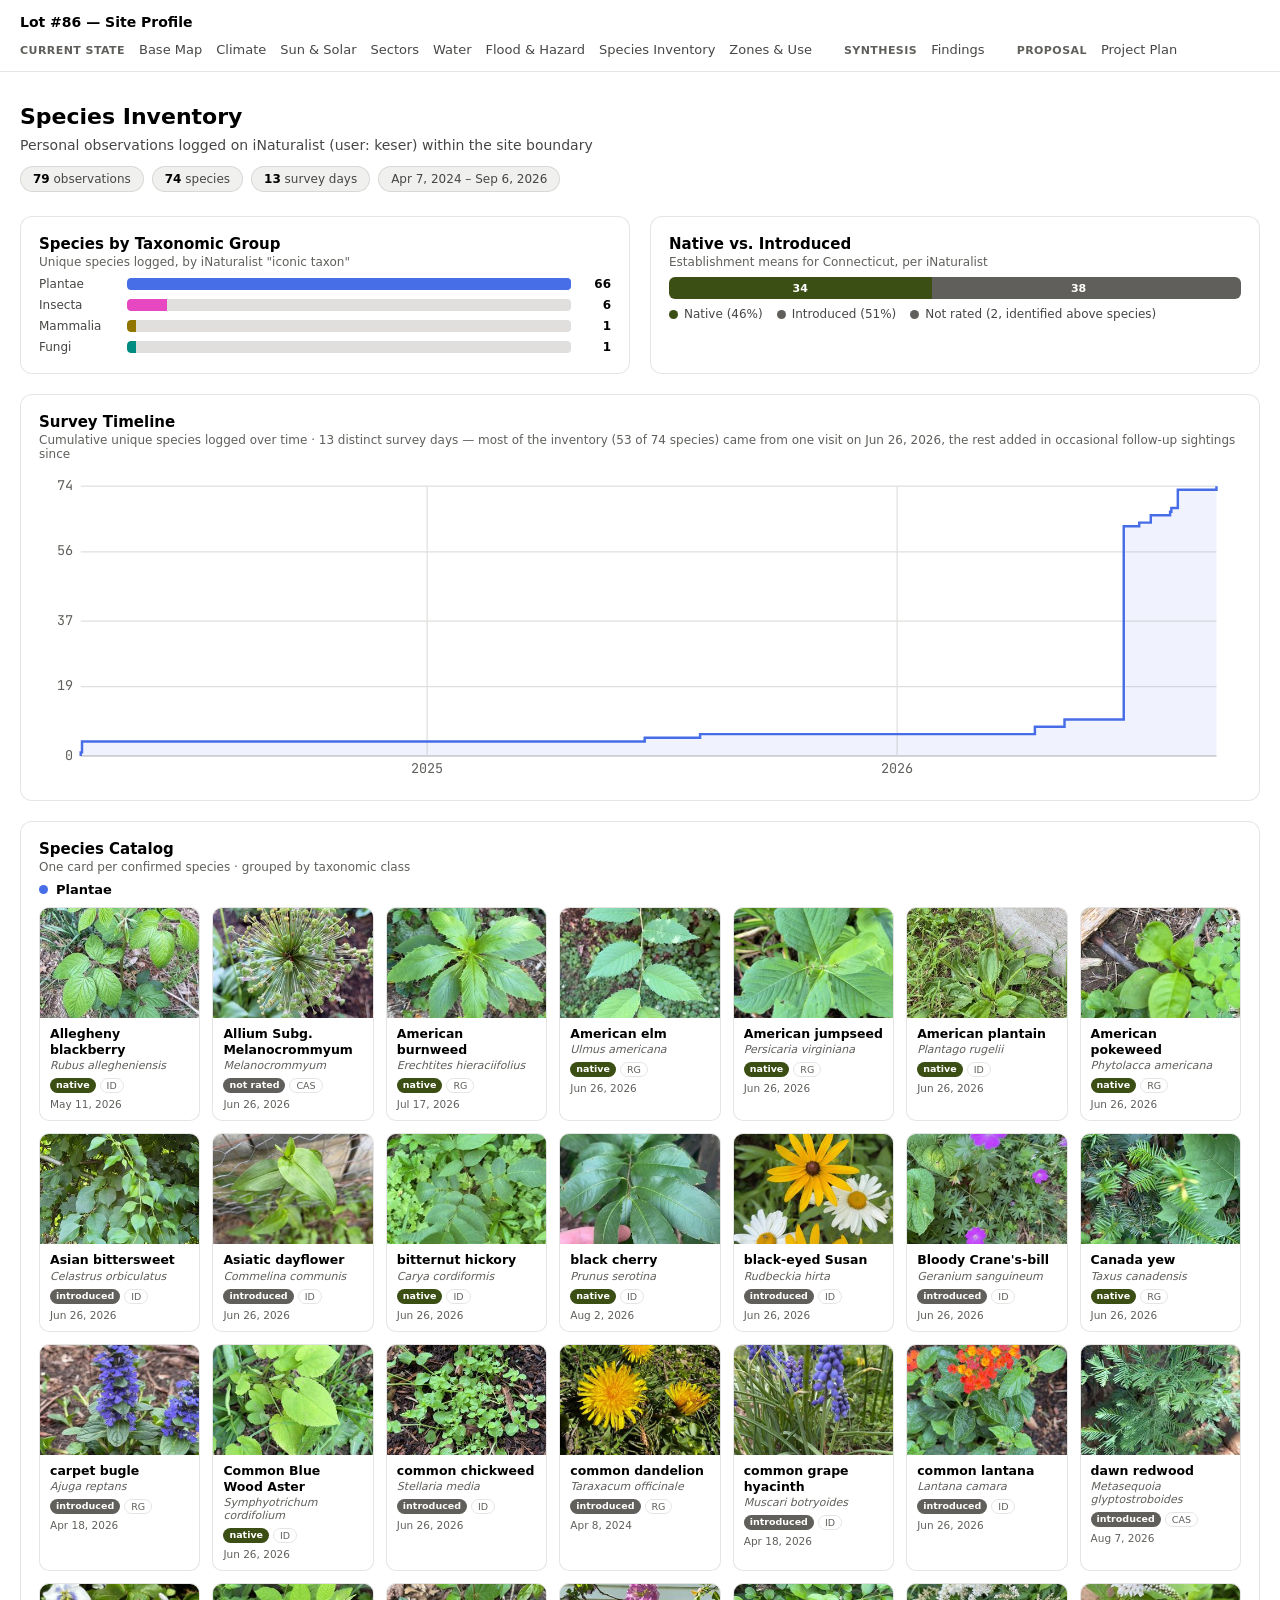
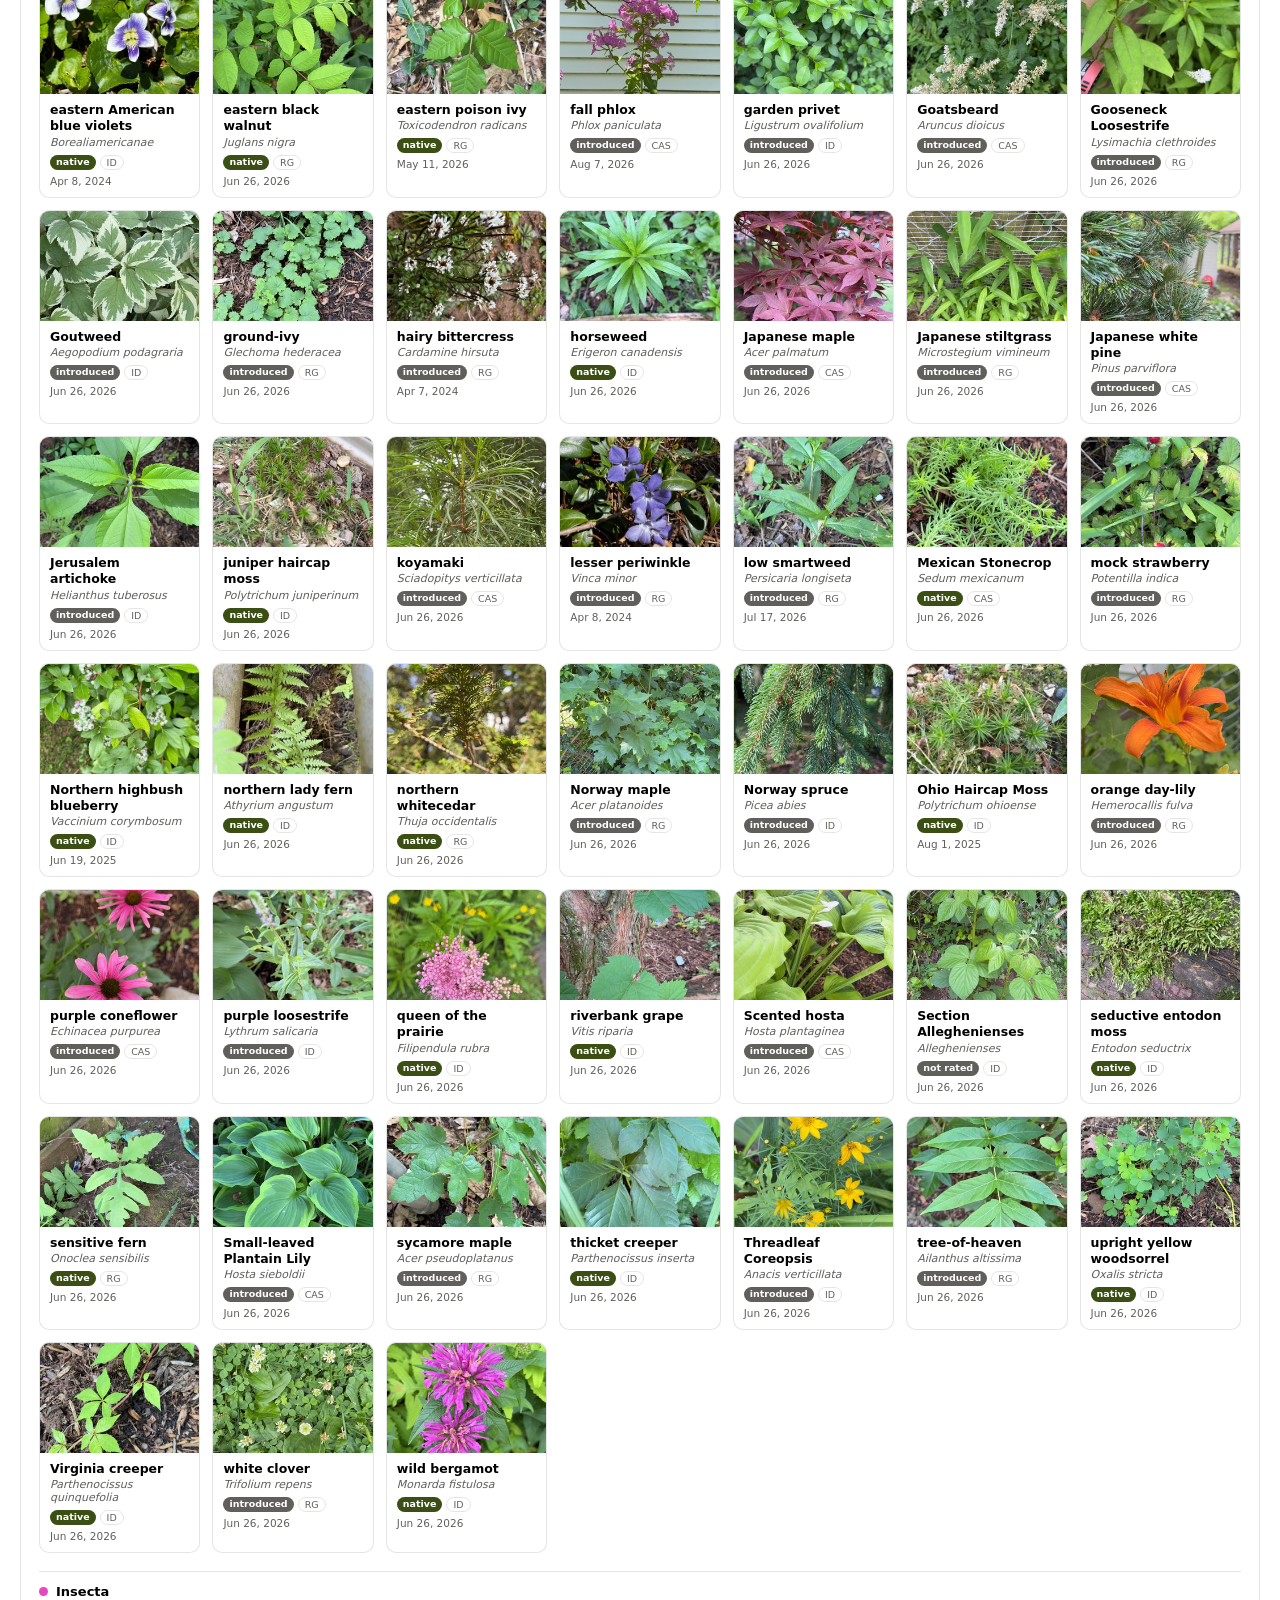
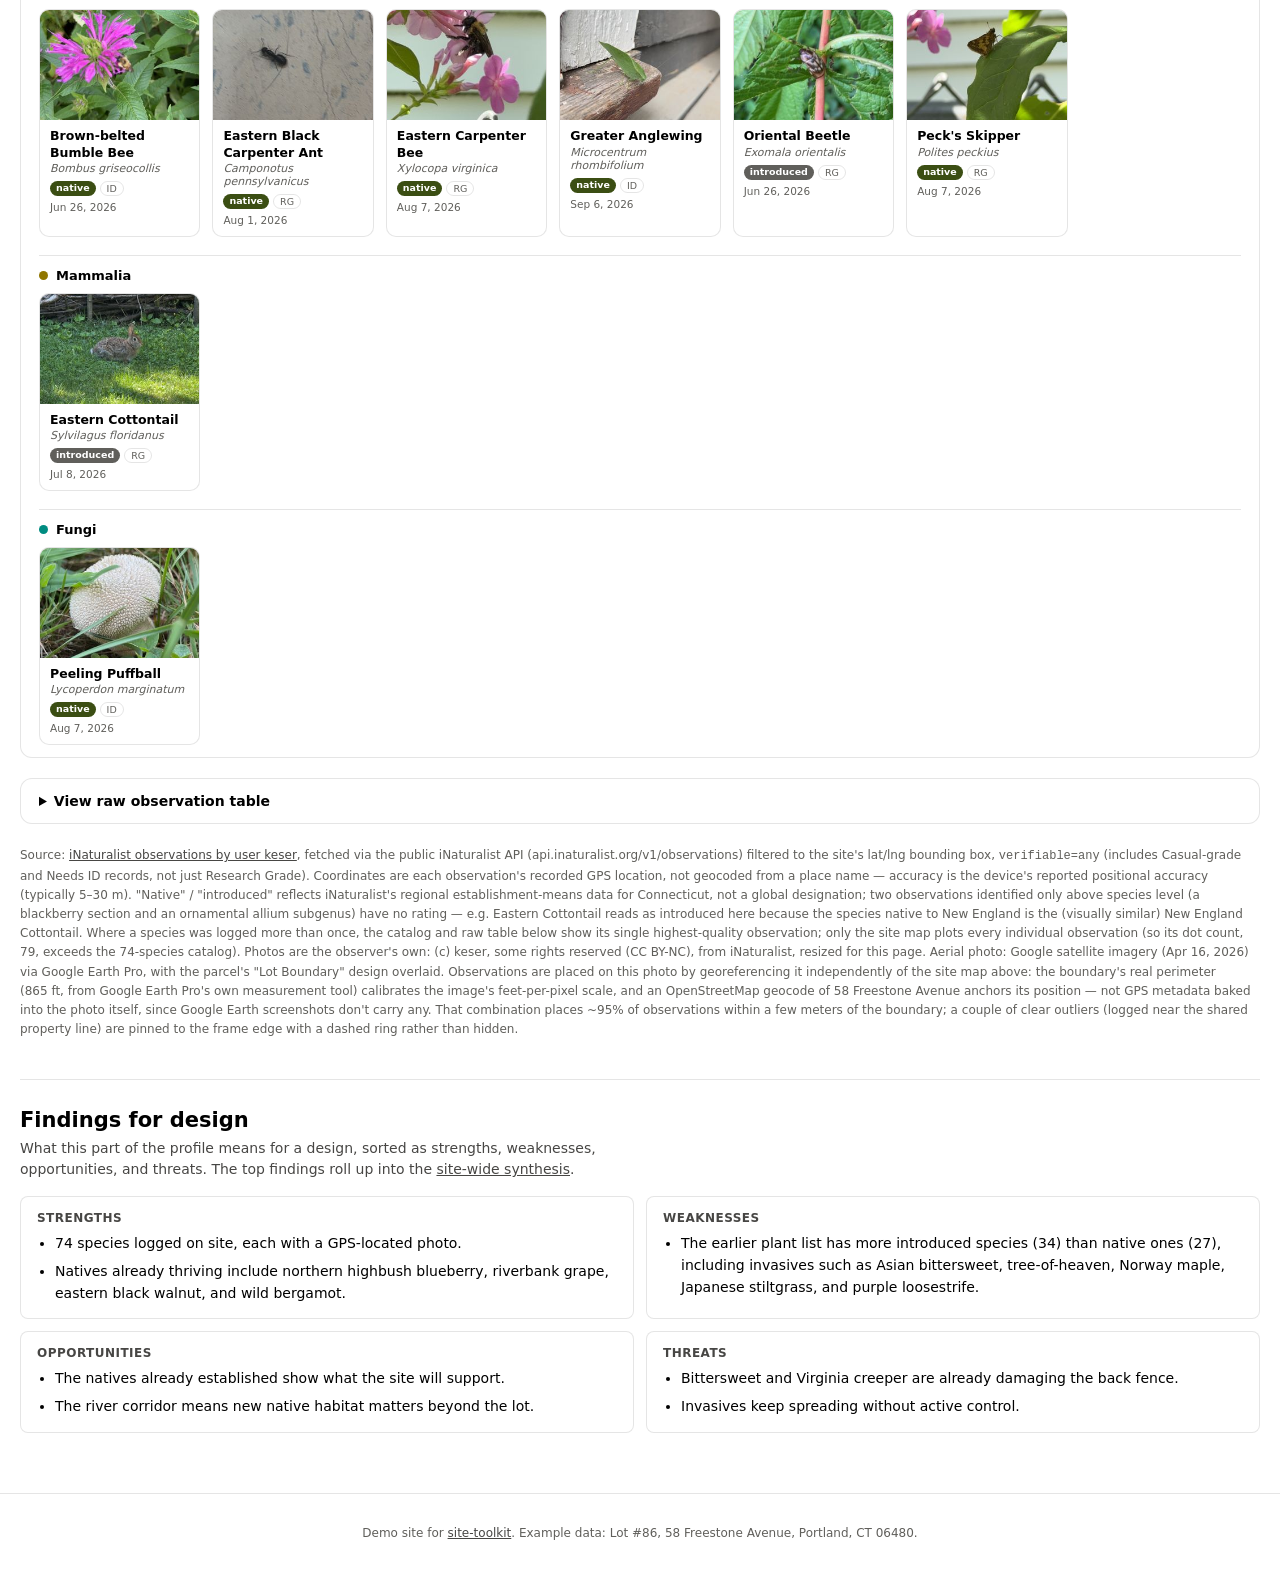
<file: docs/species-inventory.html>
<!DOCTYPE html>
<html lang="en">
<head>
<meta name="viewport" content="width=device-width, initial-scale=1">
<meta charset="UTF-8">
<title>Species Inventory</title>
<link rel="stylesheet" href="assets/chart-tokens.css">
<link rel="stylesheet" href="assets/page-tokens.css">
<style>
  .viz-root {
    --spi-group-plantae: var(--chart-categorical-1);
    --spi-group-insecta: var(--chart-categorical-3);
    --spi-group-mammalia: var(--chart-categorical-4);
    --spi-group-fungi: var(--chart-categorical-5);
    --spi-group-other: var(--chart-neutral-label-muted);
    --spi-status-native: var(--species-status-native-shade);
    --spi-status-introduced: var(--chart-neutral-label-muted);
    --spi-status-unrated: var(--chart-neutral-reference);
    --site-fill:      var(--chart-neutral-surface);
  }

  * { box-sizing: border-box; }
  body { margin: 0; }
  .viz-root {
    font-family: system-ui, -apple-system, "Segoe UI", sans-serif;
    background: var(--page);
    color: var(--text-primary);
    min-height: 100vh;
    padding: 32px 20px 60px;
  }
  .wrap { max-width: 1280px; margin: 0 auto; }
  header.page-head { margin-bottom: 20px; }
  h1 { font-size: 22px; font-weight: 600; margin: 0 0 6px; }
  .subhead { color: var(--text-secondary); font-size: 14px; line-height: 1.5; margin: 0 0 10px; }

  .badge-row { display: flex; flex-wrap: wrap; gap: 8px; margin-bottom: 24px; }
  .badge {
    background: var(--badge-bg);
    border: 1px solid var(--border);
    border-radius: 999px;
    padding: 5px 12px;
    font-size: 12px;
    color: var(--text-secondary);
  }
  .badge b { color: var(--text-primary); font-weight: 600; }

  .grid { display: grid; grid-template-columns: 1fr 1fr; gap: 20px; }
  @media (max-width: 720px) { .grid { grid-template-columns: 1fr; } }

  .panel {
    background: var(--surface-1);
    border: 1px solid var(--border);
    border-radius: 12px;
    padding: 18px 18px 12px;
    position: relative;
    margin-bottom: 20px;
  }
  .panel-title { font-size: 15px; font-weight: 600; margin: 0 0 2px; }
  .panel-sub { font-size: 12px; color: var(--text-muted); margin: 0 0 8px; }
  .panel-stats {
    display: flex;
    flex-wrap: wrap;
    gap: 4px 14px;
    font-size: 12px;
    color: var(--text-secondary);
    margin-bottom: 10px;
  }
  .panel-stats b { color: var(--text-primary); font-weight: 600; }

  .legend {
    display: flex;
    flex-wrap: wrap;
    gap: 14px;
    align-items: center;
    font-size: 12px;
    color: var(--text-secondary);
    margin-bottom: 10px;
  }
  .legend .swatch { display: inline-flex; align-items: center; gap: 6px; }
  .legend .dot { width: 9px; height: 9px; border-radius: 50%; display: inline-block; }

  svg.chart { width: 100%; height: auto; display: block; overflow: visible; }
  .grid-line { stroke: var(--chart-neutral-grid); stroke-width: 1; }
  .baseline { stroke: var(--chart-neutral-axis); stroke-width: 1; }
  .axis-label { fill: var(--chart-neutral-label-muted); font: var(--chart-font-label); text-transform: uppercase; }
  .site-obs-dot { stroke: var(--surface-1); stroke-width: 1; cursor: pointer; }

  .crosshair-line { stroke: var(--chart-neutral-reference); stroke-width: 1; stroke-dasharray: 2,2; pointer-events: none; opacity: 0; }
  .tooltip {
    position: absolute;
    pointer-events: none;
    background: var(--text-primary);
    color: var(--surface-1);
    font-size: 11px;
    padding: 5px 8px;
    border-radius: 6px;
    line-height: 1.4;
    opacity: 0;
    transform: translate(-50%, -100%);
    white-space: nowrap;
    z-index: 5;
  }
  .hit-layer { fill: transparent; cursor: crosshair; }

  .bar-row { display: flex; align-items: center; gap: 10px; margin: 7px 0; font-size: 12px; }
  .bar-row .bar-label { width: 78px; flex-shrink: 0; color: var(--text-secondary); }
  .bar-row .bar-track { flex: 1; background: var(--grid); border-radius: 4px; height: 12px; overflow: hidden; }
  .bar-row .bar-fill { display: block; height: 100%; border-radius: 4px 0 0 4px; }
  .bar-row .bar-value { width: 30px; text-align: right; color: var(--text-primary); font-weight: 600; flex-shrink: 0; }

  .stack-bar { display: flex; height: 22px; border-radius: 6px; overflow: hidden; margin: 8px 0; }
  .stack-seg { display: flex; align-items: center; justify-content: center; font-size: 11px; font-weight: 600; color: var(--surface-1); }

  .group-heading {
    font-size: 13px; font-weight: 600; color: var(--text-primary);
    margin: 18px 0 10px; padding-top: 12px; border-top: 1px solid var(--border);
    display: flex; align-items: center; gap: 8px;
  }
  .group-heading:first-child { border-top: none; padding-top: 0; margin-top: 0; }

  .species-grid { display: grid; grid-template-columns: repeat(auto-fill, minmax(150px, 1fr)); gap: 12px; }
  .species-card {
    background: var(--surface-1);
    border: 1px solid var(--border);
    border-radius: 10px;
    overflow: hidden;
  }
  .species-card a { display: block; }
  .species-card img { width: 100%; height: 110px; object-fit: cover; display: block; background: var(--grid); cursor: zoom-in; }
  .species-card .card-body { padding: 8px 10px 10px; }
  .species-card .common { font-size: 12.5px; font-weight: 600; color: var(--text-primary); line-height: 1.3; }
  .species-card .sci { font-size: 11px; font-style: italic; color: var(--text-muted); margin: 1px 0 6px; }
  .card-pills { display: flex; flex-wrap: wrap; gap: 4px; }
  .pill {
    font-size: 9.5px; font-weight: 600; padding: 1px 6px; border-radius: 999px;
    color: var(--surface-1);
  }
  .pill.outline { background: transparent; border: 1px solid var(--border); color: var(--text-muted); font-weight: 500; }
  .obs-date { font-size: 10.5px; color: var(--text-muted); margin-top: 5px; }

  details.table-toggle {
    margin-top: 8px;
    background: var(--surface-1);
    border: 1px solid var(--border);
    border-radius: 12px;
    padding: 14px 18px;
  }
  details.table-toggle summary {
    cursor: pointer;
    font-size: 14px;
    font-weight: 600;
    color: var(--text-primary);
  }
  table.data-table {
    width: 100%;
    border-collapse: collapse;
    font-size: 12px;
    font-variant-numeric: tabular-nums;
    margin-top: 12px;
  }
  table.data-table th, table.data-table td {
    text-align: left;
    padding: 5px 8px;
    color: var(--text-secondary);
    border-bottom: 1px solid var(--grid);
  }
  table.data-table td:first-child, table.data-table th:first-child { color: var(--text-primary); }
  table.data-table td.sci { font-style: italic; }
  table.data-table th { color: var(--text-muted); font-weight: 500; }
  table.data-table tbody tr:hover { background: var(--grid); }

  footer.notes { margin-top: 22px; font-size: 12px; color: var(--text-muted); line-height: 1.6; }
  footer.notes a { color: var(--text-secondary); }
</style>
</head>
<body>
<!-- NAV:START -->
<style>
  .site-nav {
    font-family: system-ui, -apple-system, "Segoe UI", sans-serif;
    display: flex; flex-wrap: wrap; align-items: center; justify-content: space-between;
    gap: 12px; padding: 14px 20px;
    background: var(--surface-1); border-bottom: 1px solid var(--border);
  }
  .site-nav__brand { font-weight: 600; font-size: 14px; color: var(--text-primary); text-decoration: none; }
  .site-nav__links { display: flex; gap: 10px 32px; flex-wrap: wrap; }
  .site-nav__links a { font-size: 13px; color: var(--text-secondary); text-decoration: none; }
  .site-nav__links a:hover { color: var(--text-primary); }
  .site-nav__group { display: flex; flex-wrap: wrap; align-items: baseline; gap: 6px 14px; }
  .site-nav__label { font-size: 11px; font-weight: 700; letter-spacing: 0.04em; text-transform: uppercase; color: var(--text-muted); }
</style>
<nav class="site-nav">
  <a class="site-nav__brand" href="index.html">Lot #86 — Site Profile</a>
  <div class="site-nav__links">
    <div class="site-nav__group">
      <span class="site-nav__label">Current state</span>
      <a href="base-map.html">Base Map</a>
      <a href="climate.html">Climate</a>
      <a href="sun-solar.html">Sun &amp; Solar</a>
      <a href="sectors.html">Sectors</a>
      <a href="water.html">Water</a>
      <a href="flood-hazard.html">Flood &amp; Hazard</a>
      <a href="species-inventory.html">Species Inventory</a>
      <a href="zones-design.html">Zones &amp; Use</a>
    </div>
    <div class="site-nav__group">
      <span class="site-nav__label">Synthesis</span>
      <a href="synthesis.html">Findings</a>
    </div>
    <div class="site-nav__group">
      <span class="site-nav__label">Proposal</span>
      <a href="project-plan.html">Project Plan</a>
    </div>
  </div>
</nav>
<!-- NAV:END -->
<div class="viz-root">
  <div class="wrap">
    <header class="page-head">
      <h1>Species Inventory</h1>
      <p class="subhead">Personal observations logged on iNaturalist (user: keser) within the site boundary</p>
      <div class="badge-row" id="badge-row"></div>
    </header>

    <div class="grid" id="composition-grid"></div>

    <div class="panel" id="timeline-panel"></div>

    <div class="panel">
      <div class="panel-title">Species Catalog</div>
      <div class="panel-sub">One card per confirmed species &middot; grouped by taxonomic class</div>
      <div id="species-catalog"></div>
    </div>

    <details class="table-toggle">
      <summary>View raw observation table</summary>
      <table class="data-table" id="raw-table">
        <thead><tr><th>Common name</th><th>Scientific name</th><th>Group</th><th>Status</th><th>Quality</th><th>First observed</th></tr></thead>
        <tbody></tbody>
      </table>
    </details>

    <footer class="notes">
      Source: <a href="https://www.inaturalist.org/observations?nelat=41.574013646&amp;nelng=-72.633248848&amp;subview=table&amp;swlat=41.572313693&amp;swlng=-72.634956137&amp;user_id=keser&amp;verifiable=any" target="_blank" rel="noopener">iNaturalist observations by user keser</a>, fetched via the public iNaturalist API (api.inaturalist.org/v1/observations) filtered to the site's lat/lng bounding box, <code>verifiable=any</code> (includes Casual-grade and Needs ID records, not just Research Grade).
      Coordinates are each observation's recorded GPS location, not geocoded from a place name — accuracy is the device's reported positional accuracy (typically 5&ndash;30&nbsp;m). "Native" / "introduced" reflects iNaturalist's regional establishment-means data for Connecticut, not a global designation; two observations identified only above species level (a blackberry section and an ornamental allium subgenus) have no rating — e.g. Eastern Cottontail reads as introduced here because the species native to New England is the (visually similar) New England Cottontail.
      Where a species was logged more than once, the catalog and raw table below show its single highest-quality observation; only the site map plots every individual observation (so its dot count, 79, exceeds the 74-species catalog).
      Photos are the observer's own: (c) keser, some rights reserved (CC BY-NC), from iNaturalist, resized for this page.
      Aerial photo: Google satellite imagery (Apr 16, 2026) via Google Earth Pro, with the parcel's "Lot Boundary" design overlaid. Observations are placed on this photo by georeferencing it independently of the site map above: the boundary's real perimeter (865&nbsp;ft, from Google Earth Pro's own measurement tool) calibrates the image's feet-per-pixel scale, and an OpenStreetMap geocode of 58 Freestone Avenue anchors its position — not GPS metadata baked into the photo itself, since Google Earth screenshots don't carry any. That combination places ~95% of observations within a few meters of the boundary; a couple of clear outliers (logged near the shared property line) are pinned to the frame edge with a dashed ring rather than hidden.
    </footer>
  <!-- FINDINGS:START -->
<style>
  .fd-root { margin-top: 40px; border-top: 1px solid var(--border); padding-top: 28px; }
  .fd-root h2 { font-size: 21px; font-weight: 600; margin: 0 0 6px; }
  .fd-sub { color: var(--text-secondary); font-size: 14px; line-height: 1.5; margin: 0 0 16px; max-width: 72ch; }
  .fd-sub a { color: inherit; }
  .fd-grid { display: grid; grid-template-columns: repeat(2, minmax(0, 1fr)); gap: 12px; }
  @media (max-width: 640px) { .fd-grid { grid-template-columns: 1fr; } }
  .fd-card { background: var(--surface-1); border: 1px solid var(--border); border-radius: 8px; padding: 14px 16px; }
  .fd-label { font-size: 12px; font-weight: 700; text-transform: uppercase; letter-spacing: 0.04em; color: var(--text-secondary); margin: 0 0 8px; }
  .fd-card ul { margin: 0; padding-left: 18px; font-size: 14px; line-height: 1.55; color: var(--text-primary); }
  .fd-card li + li { margin-top: 6px; }
  .fd-none { font-size: 14px; color: var(--text-secondary); margin: 0; }
</style>
<section class="fd-root" id="findings" aria-labelledby="fd-title">
    <h2 id="fd-title">Findings for design</h2>
    <p class="fd-sub">What this part of the profile means for a design, sorted as strengths, weaknesses, opportunities, and threats. The top findings roll up into the <a href="synthesis.html">site-wide synthesis</a>.</p>
    <div class="fd-grid">
      <div class="fd-card"><p class="fd-label">Strengths</p><ul><li>74 species logged on site, each with a GPS-located photo.</li><li>Natives already thriving include northern highbush blueberry, riverbank grape, eastern black walnut, and wild bergamot.</li></ul></div>
      <div class="fd-card"><p class="fd-label">Weaknesses</p><ul><li>The earlier plant list has more introduced species (34) than native ones (27), including invasives such as Asian bittersweet, tree-of-heaven, Norway maple, Japanese stiltgrass, and purple loosestrife.</li></ul></div>
      <div class="fd-card"><p class="fd-label">Opportunities</p><ul><li>The natives already established show what the site will support.</li><li>The river corridor means new native habitat matters beyond the lot.</li></ul></div>
      <div class="fd-card"><p class="fd-label">Threats</p><ul><li>Bittersweet and Virginia creeper are already damaging the back fence.</li><li>Invasives keep spreading without active control.</li></ul></div>
    </div>
</section>
<!-- FINDINGS:END -->
</div>
</div>

<script>
const SW = { lat: 41.572313693, lng: -72.634956137 };
const NE = { lat: 41.574013646, lng: -72.633248848 };

// [xFrac, yFrac, group, common, sci, date] — one row per observation
const OBS = [[0.0714, 0.2186, "Plantae", "low smartweed", "Persicaria longiseta", "2026-07-17"], [0.2501, 0.4587, "Plantae", "upright yellow woodsorrel", "Oxalis stricta", "2026-07-17"], [0.3216, 0.4834, "Plantae", "American burnweed", "Erechtites hieraciifolius", "2026-07-17"], [0.3574, 0.5395, "Mammalia", "Eastern Cottontail", "Sylvilagus floridanus", "2026-07-08"], [0.3127, 0.3465, "Plantae", "tree-of-heaven", "Ailanthus altissima", "2026-06-26"], [0.3082, 0.3487, "Plantae", "American elm", "Ulmus americana", "2026-06-26"], [0.3395, 0.3285, "Plantae", "Dicots", "Magnoliopsida", "2026-06-26"], [0.4155, 0.4654, "Plantae", "Japanese white pine", "Pinus parviflora", "2026-06-26"], [0.4021, 0.4452, "Plantae", "Mexican Stonecrop", "Sedum mexicanum", "2026-06-26"], [0.3842, 0.4699, "Plantae", "sycamore maple", "Acer pseudoplatanus", "2026-06-26"], [0.3395, 0.425, "Plantae", "American jumpseed", "Persicaria virginiana", "2026-06-26"], [0.3663, 0.4295, "Plantae", "koyamaki", "Sciadopitys verticillata", "2026-06-26"], [0.3842, 0.3487, "Plantae", "Canada yew", "Taxus canadensis", "2026-06-26"], [0.3797, 0.2949, "Plantae", "garden privet", "Ligustrum ovalifolium", "2026-06-26"], [0.3484, 0.3308, "Plantae", "Gooseneck Loosestrife", "Lysimachia clethroides", "2026-06-26"], [0.335, 0.333, "Plantae", "purple coneflower", "Echinacea purpurea", "2026-06-26"], [0.3529, 0.3442, "Plantae", "common lantana", "Lantana camara", "2026-06-26"], [0.3529, 0.3442, "Plantae", "Goutweed", "Aegopodium podagraria", "2026-06-26"], [0.3529, 0.3442, "Insecta", "Brown-belted Bumble Bee", "Bombus griseocollis", "2026-06-26"], [0.3529, 0.3465, "Plantae", "wild bergamot", "Monarda fistulosa", "2026-06-26"], [0.3216, 0.2634, "Plantae", "Goatsbeard", "Aruncus dioicus", "2026-06-26"], [0.3529, 0.3465, "Insecta", "Oriental Beetle", "Exomala orientalis", "2026-06-26"], [0.3529, 0.3442, "Plantae", "queen of the prairie", "Filipendula rubra", "2026-06-26"], [0.3529, 0.3442, "Plantae", "Whorled Coreopsis", "Coreopsis verticillata", "2026-06-26"], [0.335, 0.25, "Plantae", "eastern black walnut", "Juglans nigra", "2026-06-26"], [0.2993, 0.517, "Plantae", "mock strawberry", "Potentilla indica", "2026-06-26"], [0.3752, 0.5686, "Plantae", "Norway spruce", "Picea abies", "2026-06-26"], [0.3797, 0.6158, "Plantae", "Norway maple", "Acer platanoides", "2026-06-26"], [0.7864, 0.7616, "Plantae", "Allegheny blackberry", "Rubus allegheniensis", "2026-06-26"], [0.8042, 0.8222, "Plantae", "Bloody Crane's-bill", "Geranium sanguineum", "2026-06-26"], [0.3216, 0.6045, "Plantae", "Asian bittersweet", "Celastrus orbiculatus", "2026-06-26"], [0.3127, 0.6113, "Plantae", "bitternut hickory", "Carya cordiformis", "2026-06-26"], [0.2635, 0.5439, "Plantae", "Common Blue Wood Aster", "Symphyotrichum cordifolium", "2026-06-26"], [0.3574, 0.4519, "Plantae", "Japanese stiltgrass", "Microstegium vimineum", "2026-06-26"], [0.4021, 0.5237, "Plantae", "American pokeweed", "Phytolacca americana", "2026-06-26"], [0.5138, 0.5103, "Plantae", "horseweed", "Erigeron canadensis", "2026-06-26"], [0.411, 0.1288, "Plantae", "Asiatic dayflower", "Commelina communis", "2026-06-26"], [0.4378, 0.5282, "Plantae", "upright yellow woodsorrel", "Oxalis stricta", "2026-06-26"], [0.4601, 0.5731, "Plantae", "ground-ivy", "Glechoma hederacea", "2026-06-26"], [0.4155, 0.4587, "Plantae", "riverbank grape", "Vitis riparia", "2026-06-26"], [0.4065, 0.3734, "Plantae", "common chickweed", "Stellaria media", "2026-06-26"], [0.3886, 0.4452, "Plantae", "seductive entodon moss", "Entodon seductrix", "2026-06-26"], [0.4021, 0.4475, "Plantae", "Allium Subg. Melanocrommyum", "Melanocrommyum", "2026-06-26"], [0.3842, 0.4699, "Plantae", "Scented hosta", "Hosta plantaginea", "2026-06-26"], [0.4065, 0.4452, "Plantae", "Small-leaved Plantain Lily", "Hosta sieboldii", "2026-06-26"], [0.3708, 0.4452, "Plantae", "purple loosestrife", "Lythrum salicaria", "2026-06-26"], [0.3752, 0.2747, "Plantae", "white clover", "Trifolium repens", "2026-06-26"], [0.3529, 0.1916, "Plantae", "American plantain", "Plantago rugelii", "2026-06-26"], [0.3797, 0.3353, "Plantae", "northern lady fern", "Athyrium angustum", "2026-06-26"], [0.3618, 0.3285, "Plantae", "sensitive fern", "Onoclea sensibilis", "2026-06-26"], [0.3976, 0.3667, "Plantae", "northern lady fern", "Athyrium angustum", "2026-06-26"], [0.3708, 0.3712, "Plantae", "juniper haircap moss", "Polytrichum juniperinum", "2026-06-26"], [0.3484, 0.3554, "Plantae", "orange day-lily", "Hemerocallis fulva", "2026-06-26"], [0.3842, 0.3779, "Plantae", "Japanese maple", "Acer palmatum", "2026-06-26"], [0.3886, 0.3644, "Plantae", "northern whitecedar", "Thuja occidentalis", "2026-06-26"], [0.8311, 0.3689, "Plantae", "thicket creeper", "Parthenocissus inserta", "2026-06-26"], [0.2814, 0.3375, "Plantae", "Small-leaved Plantain Lily", "Hosta sieboldii", "2026-06-26"], [0.3842, 0.3869, "Plantae", "Virginia creeper", "Parthenocissus quinquefolia", "2026-06-26"], [0.3574, 0.4026, "Plantae", "Jerusalem artichoke", "Helianthus tuberosus", "2026-06-26"], [0.2903, 0.333, "Plantae", "black-eyed Susan", "Rudbeckia hirta", "2026-06-26"], [0.3752, 0.6068, "Plantae", "eastern poison ivy", "Toxicodendron radicans", "2026-05-11"], [0.3216, 0.6045, "Plantae", "Allegheny blackberry", "Rubus allegheniensis", "2026-05-11"], [0.2859, 0.2477, "Plantae", "common grape hyacinth", "Muscari botryoides", "2026-04-18"], [0.2725, 0.2477, "Plantae", "carpet bugle", "Ajuga reptans", "2026-04-18"], [0.409, 0.321, "Plantae", "Ohio Haircap Moss", "Polytrichum ohioense", "2025-08-01"], [0.3618, 0.5843, "Plantae", "Northern highbush blueberry", "Vaccinium corymbosum", "2025-06-19"], [0.4021, 0.6113, "Plantae", "eastern American blue violets", "Borealiamericanae", "2024-04-08"], [0.3574, 0.5013, "Plantae", "lesser periwinkle", "Vinca minor", "2024-04-08"], [0.4021, 0.6068, "Plantae", "common dandelion", "Taraxacum officinale", "2024-04-08"], [0.3484, 0.5529, "Plantae", "hairy bittercress", "Cardamine hirsuta", "2024-04-07"], [0.2546, 0.259, "Insecta", "Eastern Black Carpenter Ant", "Camponotus pennsylvanicus", "2026-08-01"], [0.4959, 0.5888, "Plantae", "black cherry", "Prunus serotina", "2026-08-02"], [0.2769, 0.2791, "Insecta", "Eastern Carpenter Bee", "Xylocopa virginica", "2026-08-07"], [0.2859, 0.2926, "Insecta", "Peck's Skipper", "Polites peckius", "2026-08-07"], [0.3127, 0.342, "Plantae", "fall phlox", "Phlox paniculata", "2026-08-07"], [0.4244, 0.4676, "Plantae", "dawn redwood", "Metasequoia glyptostroboides", "2026-08-07"], [0.4244, 0.3644, "Plantae", "riverbank grape", "Vitis riparia", "2026-08-07"], [0.4557, 0.517, "Fungi", "Peeling Puffball", "Lycoperdon marginatum", "2026-08-07"], [0.2814, 0.2814, "Insecta", "Greater Anglewing", "Microcentrum rhombifolium", "2026-09-06"]];

const PHOTOS = {"Microcentrum rhombifolium": "assets/species/microcentrum-rhombifolium.jpg", "Xylocopa virginica": "assets/species/xylocopa-virginica.jpg", "Polites peckius": "assets/species/polites-peckius.jpg", "Phlox paniculata": "assets/species/phlox-paniculata.jpg", "Metasequoia glyptostroboides": "assets/species/metasequoia-glyptostroboides.jpg", "Vitis riparia": "assets/species/vitis-riparia.jpg", "Lycoperdon marginatum": "assets/species/lycoperdon-marginatum.jpg", "Prunus serotina": "assets/species/prunus-serotina.jpg", "Camponotus pennsylvanicus": "assets/species/camponotus-pennsylvanicus.jpg", "Persicaria longiseta": "assets/species/persicaria-longiseta.jpg", "Oxalis stricta": "assets/species/oxalis-stricta.jpg", "Erechtites hieraciifolius": "assets/species/erechtites-hieraciifolius.jpg", "Sylvilagus floridanus": "assets/species/sylvilagus-floridanus.jpg", "Ailanthus altissima": "assets/species/ailanthus-altissima.jpg", "Ulmus americana": "assets/species/ulmus-americana.jpg", "Pinus parviflora": "assets/species/pinus-parviflora.jpg", "Sedum mexicanum": "assets/species/sedum-mexicanum.jpg", "Acer pseudoplatanus": "assets/species/acer-pseudoplatanus.jpg", "Persicaria virginiana": "assets/species/persicaria-virginiana.jpg", "Sciadopitys verticillata": "assets/species/sciadopitys-verticillata.jpg", "Taxus canadensis": "assets/species/taxus-canadensis.jpg", "Ligustrum ovalifolium": "assets/species/ligustrum-ovalifolium.jpg", "Lysimachia clethroides": "assets/species/lysimachia-clethroides.jpg", "Echinacea purpurea": "assets/species/echinacea-purpurea.jpg", "Lantana camara": "assets/species/lantana-camara.jpg", "Aegopodium podagraria": "assets/species/aegopodium-podagraria.jpg", "Bombus griseocollis": "assets/species/bombus-griseocollis.jpg", "Monarda fistulosa": "assets/species/monarda-fistulosa.jpg", "Aruncus dioicus": "assets/species/aruncus-dioicus.jpg", "Exomala orientalis": "assets/species/exomala-orientalis.jpg", "Filipendula rubra": "assets/species/filipendula-rubra.jpg", "Anacis verticillata": "assets/species/anacis-verticillata.jpg", "Juglans nigra": "assets/species/juglans-nigra.jpg", "Potentilla indica": "assets/species/potentilla-indica.jpg", "Picea abies": "assets/species/picea-abies.jpg", "Acer platanoides": "assets/species/acer-platanoides.jpg", "Alleghenienses": "assets/species/alleghenienses.jpg", "Geranium sanguineum": "assets/species/geranium-sanguineum.jpg", "Celastrus orbiculatus": "assets/species/celastrus-orbiculatus.jpg", "Carya cordiformis": "assets/species/carya-cordiformis.jpg", "Symphyotrichum cordifolium": "assets/species/symphyotrichum-cordifolium.jpg", "Microstegium vimineum": "assets/species/microstegium-vimineum.jpg", "Phytolacca americana": "assets/species/phytolacca-americana.jpg", "Erigeron canadensis": "assets/species/erigeron-canadensis.jpg", "Commelina communis": "assets/species/commelina-communis.jpg", "Glechoma hederacea": "assets/species/glechoma-hederacea.jpg", "Stellaria media": "assets/species/stellaria-media.jpg", "Entodon seductrix": "assets/species/entodon-seductrix.jpg", "Melanocrommyum": "assets/species/melanocrommyum.jpg", "Hosta plantaginea": "assets/species/hosta-plantaginea.jpg", "Hosta sieboldii": "assets/species/hosta-sieboldii.jpg", "Lythrum salicaria": "assets/species/lythrum-salicaria.jpg", "Trifolium repens": "assets/species/trifolium-repens.jpg", "Plantago rugelii": "assets/species/plantago-rugelii.jpg", "Athyrium angustum": "assets/species/athyrium-angustum.jpg", "Onoclea sensibilis": "assets/species/onoclea-sensibilis.jpg", "Polytrichum juniperinum": "assets/species/polytrichum-juniperinum.jpg", "Hemerocallis fulva": "assets/species/hemerocallis-fulva.jpg", "Acer palmatum": "assets/species/acer-palmatum.jpg", "Thuja occidentalis": "assets/species/thuja-occidentalis.jpg", "Parthenocissus inserta": "assets/species/parthenocissus-inserta.jpg", "Parthenocissus quinquefolia": "assets/species/parthenocissus-quinquefolia.jpg", "Helianthus tuberosus": "assets/species/helianthus-tuberosus.jpg", "Rudbeckia hirta": "assets/species/rudbeckia-hirta.jpg", "Toxicodendron radicans": "assets/species/toxicodendron-radicans.jpg", "Rubus allegheniensis": "assets/species/rubus-allegheniensis.jpg", "Muscari botryoides": "assets/species/muscari-botryoides.jpg", "Ajuga reptans": "assets/species/ajuga-reptans.jpg", "Polytrichum ohioense": "assets/species/polytrichum-ohioense.jpg", "Vaccinium corymbosum": "assets/species/vaccinium-corymbosum.jpg", "Borealiamericanae": "assets/species/borealiamericanae.jpg", "Taraxacum officinale": "assets/species/taraxacum-officinale.jpg", "Vinca minor": "assets/species/vinca-minor.jpg", "Cardamine hirsuta": "assets/species/cardamine-hirsuta.jpg"};
const CATALOG = [{"common": "Allegheny blackberry", "sci": "Rubus allegheniensis", "group": "Plantae", "native": true, "quality": "needs_id", "date": "2026-05-11"}, {"common": "Allium Subg. Melanocrommyum", "sci": "Melanocrommyum", "group": "Plantae", "native": null, "quality": "casual", "date": "2026-06-26"}, {"common": "American burnweed", "sci": "Erechtites hieraciifolius", "group": "Plantae", "native": true, "quality": "research", "date": "2026-07-17"}, {"common": "American elm", "sci": "Ulmus americana", "group": "Plantae", "native": true, "quality": "research", "date": "2026-06-26"}, {"common": "American jumpseed", "sci": "Persicaria virginiana", "group": "Plantae", "native": true, "quality": "research", "date": "2026-06-26"}, {"common": "American plantain", "sci": "Plantago rugelii", "group": "Plantae", "native": true, "quality": "needs_id", "date": "2026-06-26"}, {"common": "American pokeweed", "sci": "Phytolacca americana", "group": "Plantae", "native": true, "quality": "research", "date": "2026-06-26"}, {"common": "Asian bittersweet", "sci": "Celastrus orbiculatus", "group": "Plantae", "native": false, "quality": "needs_id", "date": "2026-06-26"}, {"common": "Asiatic dayflower", "sci": "Commelina communis", "group": "Plantae", "native": false, "quality": "needs_id", "date": "2026-06-26"}, {"common": "bitternut hickory", "sci": "Carya cordiformis", "group": "Plantae", "native": true, "quality": "needs_id", "date": "2026-06-26"}, {"common": "black cherry", "sci": "Prunus serotina", "group": "Plantae", "native": true, "quality": "needs_id", "date": "2026-08-02"}, {"common": "black-eyed Susan", "sci": "Rudbeckia hirta", "group": "Plantae", "native": false, "quality": "needs_id", "date": "2026-06-26"}, {"common": "Bloody Crane's-bill", "sci": "Geranium sanguineum", "group": "Plantae", "native": false, "quality": "needs_id", "date": "2026-06-26"}, {"common": "Brown-belted Bumble Bee", "sci": "Bombus griseocollis", "group": "Insecta", "native": true, "quality": "needs_id", "date": "2026-06-26"}, {"common": "Canada yew", "sci": "Taxus canadensis", "group": "Plantae", "native": true, "quality": "research", "date": "2026-06-26"}, {"common": "carpet bugle", "sci": "Ajuga reptans", "group": "Plantae", "native": false, "quality": "research", "date": "2026-04-18"}, {"common": "Common Blue Wood Aster", "sci": "Symphyotrichum cordifolium", "group": "Plantae", "native": true, "quality": "needs_id", "date": "2026-06-26"}, {"common": "common chickweed", "sci": "Stellaria media", "group": "Plantae", "native": false, "quality": "needs_id", "date": "2026-06-26"}, {"common": "common dandelion", "sci": "Taraxacum officinale", "group": "Plantae", "native": false, "quality": "research", "date": "2024-04-08"}, {"common": "common grape hyacinth", "sci": "Muscari botryoides", "group": "Plantae", "native": false, "quality": "needs_id", "date": "2026-04-18"}, {"common": "common lantana", "sci": "Lantana camara", "group": "Plantae", "native": false, "quality": "needs_id", "date": "2026-06-26"}, {"common": "dawn redwood", "sci": "Metasequoia glyptostroboides", "group": "Plantae", "native": false, "quality": "casual", "date": "2026-08-07"}, {"common": "eastern American blue violets", "sci": "Borealiamericanae", "group": "Plantae", "native": true, "quality": "needs_id", "date": "2024-04-08"}, {"common": "Eastern Black Carpenter Ant", "sci": "Camponotus pennsylvanicus", "group": "Insecta", "native": true, "quality": "research", "date": "2026-08-01"}, {"common": "eastern black walnut", "sci": "Juglans nigra", "group": "Plantae", "native": true, "quality": "research", "date": "2026-06-26"}, {"common": "Eastern Carpenter Bee", "sci": "Xylocopa virginica", "group": "Insecta", "native": true, "quality": "research", "date": "2026-08-07"}, {"common": "Eastern Cottontail", "sci": "Sylvilagus floridanus", "group": "Mammalia", "native": false, "quality": "research", "date": "2026-07-08"}, {"common": "eastern poison ivy", "sci": "Toxicodendron radicans", "group": "Plantae", "native": true, "quality": "research", "date": "2026-05-11"}, {"common": "fall phlox", "sci": "Phlox paniculata", "group": "Plantae", "native": false, "quality": "casual", "date": "2026-08-07"}, {"common": "garden privet", "sci": "Ligustrum ovalifolium", "group": "Plantae", "native": false, "quality": "needs_id", "date": "2026-06-26"}, {"common": "Goatsbeard", "sci": "Aruncus dioicus", "group": "Plantae", "native": false, "quality": "casual", "date": "2026-06-26"}, {"common": "Gooseneck Loosestrife", "sci": "Lysimachia clethroides", "group": "Plantae", "native": false, "quality": "research", "date": "2026-06-26"}, {"common": "Goutweed", "sci": "Aegopodium podagraria", "group": "Plantae", "native": false, "quality": "needs_id", "date": "2026-06-26"}, {"common": "Greater Anglewing", "sci": "Microcentrum rhombifolium", "group": "Insecta", "native": true, "quality": "needs_id", "date": "2026-09-06"}, {"common": "ground-ivy", "sci": "Glechoma hederacea", "group": "Plantae", "native": false, "quality": "research", "date": "2026-06-26"}, {"common": "hairy bittercress", "sci": "Cardamine hirsuta", "group": "Plantae", "native": false, "quality": "research", "date": "2024-04-07"}, {"common": "horseweed", "sci": "Erigeron canadensis", "group": "Plantae", "native": true, "quality": "needs_id", "date": "2026-06-26"}, {"common": "Japanese maple", "sci": "Acer palmatum", "group": "Plantae", "native": false, "quality": "casual", "date": "2026-06-26"}, {"common": "Japanese stiltgrass", "sci": "Microstegium vimineum", "group": "Plantae", "native": false, "quality": "research", "date": "2026-06-26"}, {"common": "Japanese white pine", "sci": "Pinus parviflora", "group": "Plantae", "native": false, "quality": "casual", "date": "2026-06-26"}, {"common": "Jerusalem artichoke", "sci": "Helianthus tuberosus", "group": "Plantae", "native": false, "quality": "needs_id", "date": "2026-06-26"}, {"common": "juniper haircap moss", "sci": "Polytrichum juniperinum", "group": "Plantae", "native": true, "quality": "needs_id", "date": "2026-06-26"}, {"common": "koyamaki", "sci": "Sciadopitys verticillata", "group": "Plantae", "native": false, "quality": "casual", "date": "2026-06-26"}, {"common": "lesser periwinkle", "sci": "Vinca minor", "group": "Plantae", "native": false, "quality": "research", "date": "2024-04-08"}, {"common": "low smartweed", "sci": "Persicaria longiseta", "group": "Plantae", "native": false, "quality": "research", "date": "2026-07-17"}, {"common": "Mexican Stonecrop", "sci": "Sedum mexicanum", "group": "Plantae", "native": true, "quality": "casual", "date": "2026-06-26"}, {"common": "mock strawberry", "sci": "Potentilla indica", "group": "Plantae", "native": false, "quality": "research", "date": "2026-06-26"}, {"common": "Northern highbush blueberry", "sci": "Vaccinium corymbosum", "group": "Plantae", "native": true, "quality": "needs_id", "date": "2025-06-19"}, {"common": "northern lady fern", "sci": "Athyrium angustum", "group": "Plantae", "native": true, "quality": "needs_id", "date": "2026-06-26"}, {"common": "northern whitecedar", "sci": "Thuja occidentalis", "group": "Plantae", "native": true, "quality": "research", "date": "2026-06-26"}, {"common": "Norway maple", "sci": "Acer platanoides", "group": "Plantae", "native": false, "quality": "research", "date": "2026-06-26"}, {"common": "Norway spruce", "sci": "Picea abies", "group": "Plantae", "native": false, "quality": "needs_id", "date": "2026-06-26"}, {"common": "Ohio Haircap Moss", "sci": "Polytrichum ohioense", "group": "Plantae", "native": true, "quality": "needs_id", "date": "2025-08-01"}, {"common": "orange day-lily", "sci": "Hemerocallis fulva", "group": "Plantae", "native": false, "quality": "research", "date": "2026-06-26"}, {"common": "Oriental Beetle", "sci": "Exomala orientalis", "group": "Insecta", "native": false, "quality": "research", "date": "2026-06-26"}, {"common": "Peck's Skipper", "sci": "Polites peckius", "group": "Insecta", "native": true, "quality": "research", "date": "2026-08-07"}, {"common": "Peeling Puffball", "sci": "Lycoperdon marginatum", "group": "Fungi", "native": true, "quality": "needs_id", "date": "2026-08-07"}, {"common": "purple coneflower", "sci": "Echinacea purpurea", "group": "Plantae", "native": false, "quality": "casual", "date": "2026-06-26"}, {"common": "purple loosestrife", "sci": "Lythrum salicaria", "group": "Plantae", "native": false, "quality": "needs_id", "date": "2026-06-26"}, {"common": "queen of the prairie", "sci": "Filipendula rubra", "group": "Plantae", "native": true, "quality": "needs_id", "date": "2026-06-26"}, {"common": "riverbank grape", "sci": "Vitis riparia", "group": "Plantae", "native": true, "quality": "needs_id", "date": "2026-06-26"}, {"common": "Scented hosta", "sci": "Hosta plantaginea", "group": "Plantae", "native": false, "quality": "casual", "date": "2026-06-26"}, {"common": "Section Alleghenienses", "sci": "Alleghenienses", "group": "Plantae", "native": null, "quality": "needs_id", "date": "2026-06-26"}, {"common": "seductive entodon moss", "sci": "Entodon seductrix", "group": "Plantae", "native": true, "quality": "needs_id", "date": "2026-06-26"}, {"common": "sensitive fern", "sci": "Onoclea sensibilis", "group": "Plantae", "native": true, "quality": "research", "date": "2026-06-26"}, {"common": "Small-leaved Plantain Lily", "sci": "Hosta sieboldii", "group": "Plantae", "native": false, "quality": "casual", "date": "2026-06-26"}, {"common": "sycamore maple", "sci": "Acer pseudoplatanus", "group": "Plantae", "native": false, "quality": "research", "date": "2026-06-26"}, {"common": "thicket creeper", "sci": "Parthenocissus inserta", "group": "Plantae", "native": true, "quality": "needs_id", "date": "2026-06-26"}, {"common": "Threadleaf Coreopsis", "sci": "Anacis verticillata", "group": "Plantae", "native": false, "quality": "needs_id", "date": "2026-06-26"}, {"common": "tree-of-heaven", "sci": "Ailanthus altissima", "group": "Plantae", "native": false, "quality": "research", "date": "2026-06-26"}, {"common": "upright yellow woodsorrel", "sci": "Oxalis stricta", "group": "Plantae", "native": true, "quality": "needs_id", "date": "2026-06-26"}, {"common": "Virginia creeper", "sci": "Parthenocissus quinquefolia", "group": "Plantae", "native": true, "quality": "needs_id", "date": "2026-06-26"}, {"common": "white clover", "sci": "Trifolium repens", "group": "Plantae", "native": false, "quality": "research", "date": "2026-06-26"}, {"common": "wild bergamot", "sci": "Monarda fistulosa", "group": "Plantae", "native": true, "quality": "needs_id", "date": "2026-06-26"}];

// [date, cumulativeUniqueSpecies]
const CURVE = [["2024-04-07", 1], ["2024-04-08", 2], ["2024-04-08", 3], ["2024-04-08", 4], ["2025-06-19", 5], ["2025-08-01", 6], ["2026-04-18", 7], ["2026-04-18", 8], ["2026-05-11", 9], ["2026-05-11", 10], ["2026-06-26", 11], ["2026-06-26", 12], ["2026-06-26", 13], ["2026-06-26", 14], ["2026-06-26", 15], ["2026-06-26", 16], ["2026-06-26", 17], ["2026-06-26", 18], ["2026-06-26", 19], ["2026-06-26", 20], ["2026-06-26", 21], ["2026-06-26", 22], ["2026-06-26", 23], ["2026-06-26", 24], ["2026-06-26", 25], ["2026-06-26", 26], ["2026-06-26", 27], ["2026-06-26", 28], ["2026-06-26", 29], ["2026-06-26", 30], ["2026-06-26", 31], ["2026-06-26", 32], ["2026-06-26", 33], ["2026-06-26", 34], ["2026-06-26", 35], ["2026-06-26", 36], ["2026-06-26", 37], ["2026-06-26", 38], ["2026-06-26", 39], ["2026-06-26", 40], ["2026-06-26", 41], ["2026-06-26", 42], ["2026-06-26", 43], ["2026-06-26", 44], ["2026-06-26", 45], ["2026-06-26", 46], ["2026-06-26", 47], ["2026-06-26", 48], ["2026-06-26", 49], ["2026-06-26", 50], ["2026-06-26", 51], ["2026-06-26", 52], ["2026-06-26", 53], ["2026-06-26", 54], ["2026-06-26", 55], ["2026-06-26", 56], ["2026-06-26", 57], ["2026-06-26", 58], ["2026-06-26", 59], ["2026-06-26", 60], ["2026-06-26", 61], ["2026-06-26", 62], ["2026-06-26", 63], ["2026-07-08", 64], ["2026-07-17", 65], ["2026-07-17", 66], ["2026-08-01", 67], ["2026-08-02", 68], ["2026-08-07", 69], ["2026-08-07", 70], ["2026-08-07", 71], ["2026-08-07", 72], ["2026-08-07", 73], ["2026-09-06", 74]];

const GROUP_ORDER = ["Plantae", "Insecta", "Mammalia", "Fungi"];
const GROUP_COLOR = { Plantae: "--spi-group-plantae", Insecta: "--spi-group-insecta", Mammalia: "--spi-group-mammalia", Fungi: "--spi-group-fungi" };
function groupColor(g) { return `var(${GROUP_COLOR[g] || "--spi-group-other"})`; }

function svgEl(tag, attrs) {
  const el = document.createElementNS("http://www.w3.org/2000/svg", tag);
  for (const k in attrs) el.setAttribute(k, attrs[k]);
  return el;
}
function hashJitter(str, seed) {
  let h = 0;
  const s = str + seed;
  for (let i = 0; i < s.length; i++) h = (h * 31 + s.charCodeAt(i)) | 0;
  return ((h % 2000) / 1000 - 1); // -1..1
}
function fmtDate(iso) {
  const [y,m,d] = iso.split("-").map(Number);
  return new Date(Date.UTC(y,m-1,d)).toLocaleDateString(undefined, { month: "short", day: "numeric", year: "numeric", timeZone: "UTC" });
}

// ---------- badges ----------
(function badges(){
  const uniqueDates = new Set(OBS.map(o => o[5]));
  const dates = OBS.map(o => o[5]).sort();
  document.getElementById("badge-row").innerHTML = `
    <span class="badge"><b>${OBS.length}</b> observations</span>
    <span class="badge"><b>${CATALOG.length}</b> species</span>
    <span class="badge"><b>${uniqueDates.size}</b> survey days</span>
    <span class="badge">${fmtDate(dates[0])} &ndash; ${fmtDate(dates[dates.length-1])}</span>
  `;
})();

// ---------- Composition panels ----------
(function buildCompositionPanels(){
  const container = document.getElementById("composition-grid");

  // taxonomic group breakdown
  const groupCounts = {};
  CATALOG.forEach(c => { groupCounts[c.group] = (groupCounts[c.group]||0) + 1; });
  const maxCount = Math.max(...Object.values(groupCounts));

  const p1 = document.createElement("div");
  p1.className = "panel";
  p1.innerHTML = `
    <div class="panel-title">Species by Taxonomic Group</div>
    <div class="panel-sub">Unique species logged, by iNaturalist "iconic taxon"</div>
  `;
  GROUP_ORDER.filter(g => groupCounts[g]).forEach(g => {
    const count = groupCounts[g];
    const row = document.createElement("div");
    row.className = "bar-row";
    row.innerHTML = `
      <span class="bar-label">${g}</span>
      <span class="bar-track"><span class="bar-fill" style="width:${(count/maxCount*100).toFixed(0)}%; background:${groupColor(g)}"></span></span>
      <span class="bar-value">${count}</span>
    `;
    p1.appendChild(row);
  });
  container.appendChild(p1);

  // native vs introduced
  const nativeCount = CATALOG.filter(c => c.native === true).length;
  const introCount = CATALOG.filter(c => c.native === false).length;
  const unratedCount = CATALOG.length - nativeCount - introCount;
  const pct = n => n/CATALOG.length*100;
  const p2 = document.createElement("div");
  p2.className = "panel";
  p2.innerHTML = `
    <div class="panel-title">Native vs. Introduced</div>
    <div class="panel-sub">Establishment means for Connecticut, per iNaturalist</div>
    <div class="stack-bar">
      <div class="stack-seg" style="width:${pct(nativeCount).toFixed(1)}%; background:var(--spi-status-native);">${nativeCount}</div>
      <div class="stack-seg" style="width:${pct(introCount).toFixed(1)}%; background:var(--spi-status-introduced);">${introCount}</div>
      <div class="stack-seg" style="width:${pct(unratedCount).toFixed(1)}%; background:var(--spi-status-unrated);"></div>
    </div>
    <div class="legend">
      <span class="swatch"><span class="dot" style="background:var(--spi-status-native)"></span>Native (${pct(nativeCount).toFixed(0)}%)</span>
      <span class="swatch"><span class="dot" style="background:var(--spi-status-introduced)"></span>Introduced (${pct(introCount).toFixed(0)}%)</span>
      <span class="swatch"><span class="dot" style="background:var(--spi-status-unrated)"></span>Not rated (${unratedCount}, identified above species)</span>
    </div>
  `;
  container.appendChild(p2);
})();

// ---------- Survey timeline (species accumulation) ----------
(function buildTimelinePanel(){
  const VB_W = 980, VB_H = 260;
  const PAD = { top: 14, right: 20, bottom: 26, left: 34 };
  const plotW = VB_W - PAD.left - PAD.right;
  const plotH = VB_H - PAD.top - PAD.bottom;

  const t0 = Date.parse(CURVE[0][0]);
  const t1 = Date.parse(CURVE[CURVE.length-1][0]);
  const yMax = CURVE[CURVE.length-1][1];

  function xPix(dateStr) { return PAD.left + (Date.parse(dateStr)-t0)/(t1-t0) * plotW; }
  function yPix(v) { return PAD.top + (1 - v/yMax) * plotH; }

  const svg = svgEl("svg", { class: "chart", viewBox: `0 0 ${VB_W} ${VB_H}` });

  const yTicks = [0, Math.round(yMax*0.25), Math.round(yMax*0.5), Math.round(yMax*0.75), yMax];
  yTicks.forEach(v => {
    const y = yPix(v);
    svg.appendChild(svgEl("line", { class: v===0?"baseline":"grid-line", x1: PAD.left, x2: VB_W-PAD.right, y1: y, y2: y }));
    const lbl = svgEl("text", { class: "axis-label", x: PAD.left-6, y: y+3, "text-anchor": "end" });
    lbl.textContent = v;
    svg.appendChild(lbl);
  });

  // year ticks
  const startYear = new Date(t0).getUTCFullYear(), endYear = new Date(t1).getUTCFullYear();
  for (let y = startYear; y <= endYear; y++) {
    ["01-01"].forEach(md => {
      const iso = `${y}-${md}`;
      const ts = Date.parse(iso);
      if (ts >= t0 && ts <= t1) {
        const x = xPix(iso);
        svg.appendChild(svgEl("line", { class: "grid-line", x1: x, x2: x, y1: PAD.top, y2: VB_H-PAD.bottom }));
        const lbl = svgEl("text", { class: "axis-label", x, y: VB_H-PAD.bottom+14, "text-anchor": "middle" });
        lbl.textContent = y;
        svg.appendChild(lbl);
      }
    });
  }

  // step path
  let d = `M ${xPix(CURVE[0][0]).toFixed(2)} ${yPix(0).toFixed(2)}`;
  d += ` L ${xPix(CURVE[0][0]).toFixed(2)} ${yPix(CURVE[0][1]).toFixed(2)}`;
  for (let i = 1; i < CURVE.length; i++) {
    const [date, v] = CURVE[i];
    const [, prevV] = CURVE[i-1];
    const x = xPix(date);
    d += ` L ${x.toFixed(2)} ${yPix(prevV).toFixed(2)} L ${x.toFixed(2)} ${yPix(v).toFixed(2)}`;
  }
  svg.appendChild(svgEl("path", { d, fill: "none", stroke: "var(--spi-group-plantae)", "stroke-width": 2 }));

  const areaD = d + ` L ${xPix(CURVE[CURVE.length-1][0]).toFixed(2)} ${yPix(0).toFixed(2)} Z`;
  svg.appendChild(svgEl("path", { d: areaD, fill: "var(--spi-group-plantae)", opacity: 0.08 }));

  const hit = svgEl("rect", { class: "hit-layer", x: PAD.left, y: PAD.top, width: plotW, height: plotH });
  const crosshair = svgEl("line", { class: "crosshair-line", y1: PAD.top, y2: VB_H-PAD.bottom });
  svg.appendChild(crosshair);
  svg.appendChild(hit);

  const panel = document.getElementById("timeline-panel");
  panel.style.position = "relative";
  const uniqueDates = [...new Set(CURVE.map(c=>c[0]))];
  panel.innerHTML = `
    <div class="panel-title">Survey Timeline</div>
    <div class="panel-sub">Cumulative unique species logged over time &middot; ${uniqueDates.length} distinct survey days &mdash; most of the inventory (53 of 74 species) came from one visit on ${fmtDate("2026-06-26")}, the rest added in occasional follow-up sightings since</div>
  `;
  panel.appendChild(svg);
  const tooltip = document.createElement("div");
  tooltip.className = "tooltip";
  panel.appendChild(tooltip);

  hit.addEventListener("mousemove", (evt) => {
    const rect = svg.getBoundingClientRect();
    const relX = (evt.clientX - rect.left) / rect.width * VB_W;
    let nearest = CURVE[0], best = Infinity;
    for (const c of CURVE) {
      const dx = Math.abs(xPix(c[0]) - relX);
      if (dx < best) { best = dx; nearest = c; }
    }
    const x = xPix(nearest[0]);
    crosshair.setAttribute("x1", x); crosshair.setAttribute("x2", x);
    crosshair.style.opacity = 1;
    const scale = rect.width / VB_W;
    const panelRect = panel.getBoundingClientRect();
    tooltip.style.left = (rect.left - panelRect.left + x*scale) + "px";
    tooltip.style.top = (rect.top - panelRect.top + yPix(nearest[1])*scale - 10) + "px";
    tooltip.innerHTML = `${fmtDate(nearest[0])}<br>${nearest[1]} species logged so far`;
    tooltip.style.opacity = 1;
  });
  hit.addEventListener("mouseleave", () => { crosshair.style.opacity = 0; tooltip.style.opacity = 0; });
})();

// ---------- Species catalog ----------
(function buildCatalog(){
  const container = document.getElementById("species-catalog");
  const qualityLabel = { research: "RG", needs_id: "ID", casual: "CAS" };

  GROUP_ORDER.filter(g => CATALOG.some(c => c.group === g)).forEach(group => {
    const heading = document.createElement("div");
    heading.className = "group-heading";
    heading.innerHTML = `<span class="dot" style="width:9px;height:9px;border-radius:50%;background:${groupColor(group)};display:inline-block;"></span>${group}`;
    container.appendChild(heading);

    const grid = document.createElement("div");
    grid.className = "species-grid";
    CATALOG.filter(c => c.group === group).sort((a,b) => a.common.localeCompare(b.common)).forEach(c => {
      const card = document.createElement("div");
      card.className = "species-card";
      card.innerHTML = `
        <img src="${PHOTOS[c.sci] || "assets/species-placeholder.svg"}" alt="${c.common} (${c.sci}), photographed on the lot" loading="lazy">
        <div class="card-body">
          <div class="common">${c.common}</div>
          <div class="sci">${c.sci}</div>
          <div class="card-pills">
            <span class="pill" style="background:${c.native === true ? "var(--spi-status-native)" : c.native === false ? "var(--spi-status-introduced)" : "var(--spi-status-unrated)"}">${c.native === true ? "native" : c.native === false ? "introduced" : "not rated"}</span>
            <span class="pill outline">${qualityLabel[c.quality] || c.quality}</span>
          </div>
          <div class="obs-date">${fmtDate(c.date)}</div>
        </div>
      `;
      grid.appendChild(card);
    });
    container.appendChild(grid);
  });
})();

// ---------- raw table ----------
(function buildRawTable(){
  const tbody = document.querySelector("#raw-table tbody");
  const sorted = CATALOG.slice().sort((a,b) => a.group.localeCompare(b.group) || a.common.localeCompare(b.common));
  tbody.innerHTML = sorted.map(c => `
    <tr>
      <td>${c.common}</td>
      <td class="sci">${c.sci}</td>
      <td>${c.group}</td>
      <td>${c.native === true ? "Native" : c.native === false ? "Introduced" : "Not rated"}</td>
      <td>${c.quality.replace("_"," ")}</td>
      <td>${fmtDate(c.date)}</td>
    </tr>
  `).join("");
})();
</script>
<!-- FOOTER:START -->
<style>
  .site-footer {
    font-family: system-ui, -apple-system, "Segoe UI", sans-serif;
    padding: 20px; text-align: center;
    font-size: 12px; color: var(--text-muted);
    background: var(--surface-1); border-top: 1px solid var(--border);
  }
  .site-footer a { color: var(--text-secondary); }
</style>
<footer class="site-footer">
  <p>Demo site for <a href="https://github.com/keser/site-toolkit">site-toolkit</a>.
    Example data: Lot #86, 58 Freestone Avenue, Portland, CT 06480.</p>
</footer>
<!-- FOOTER:END -->
</body>
</html>
</file>
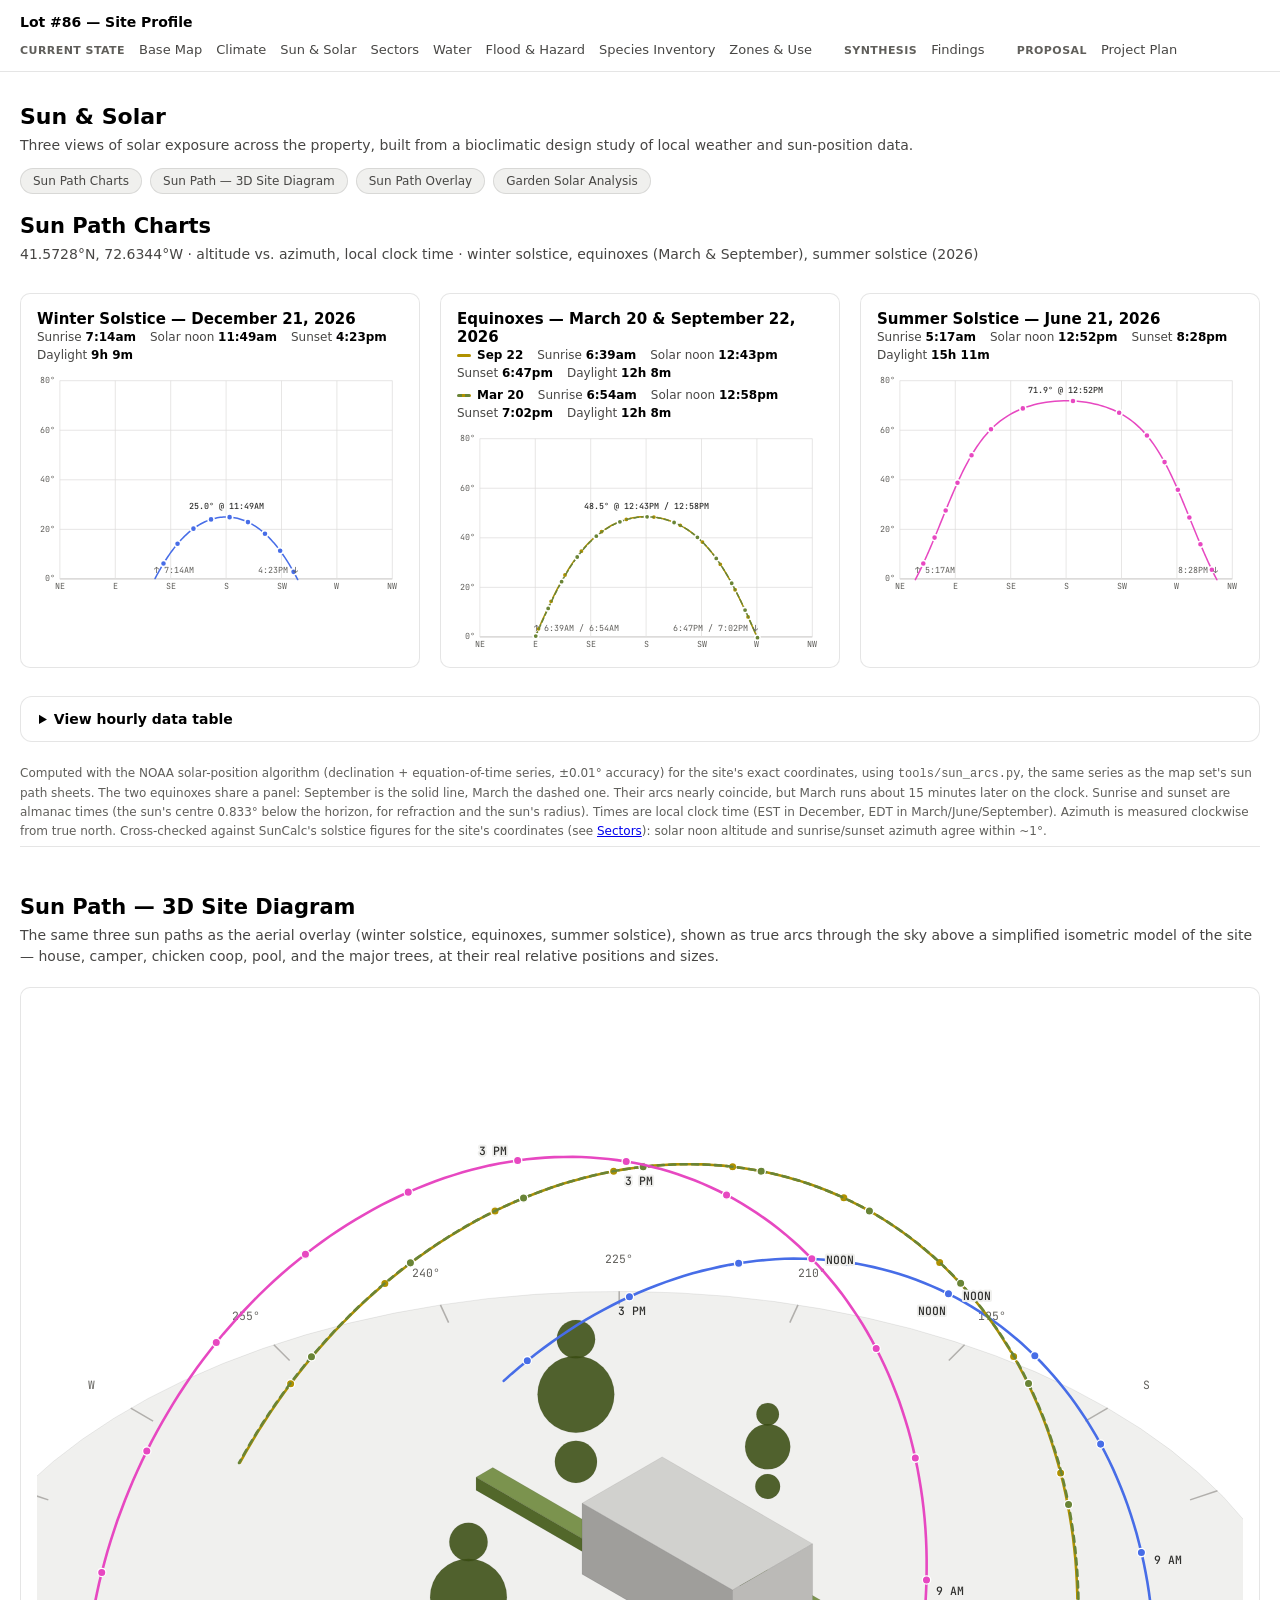
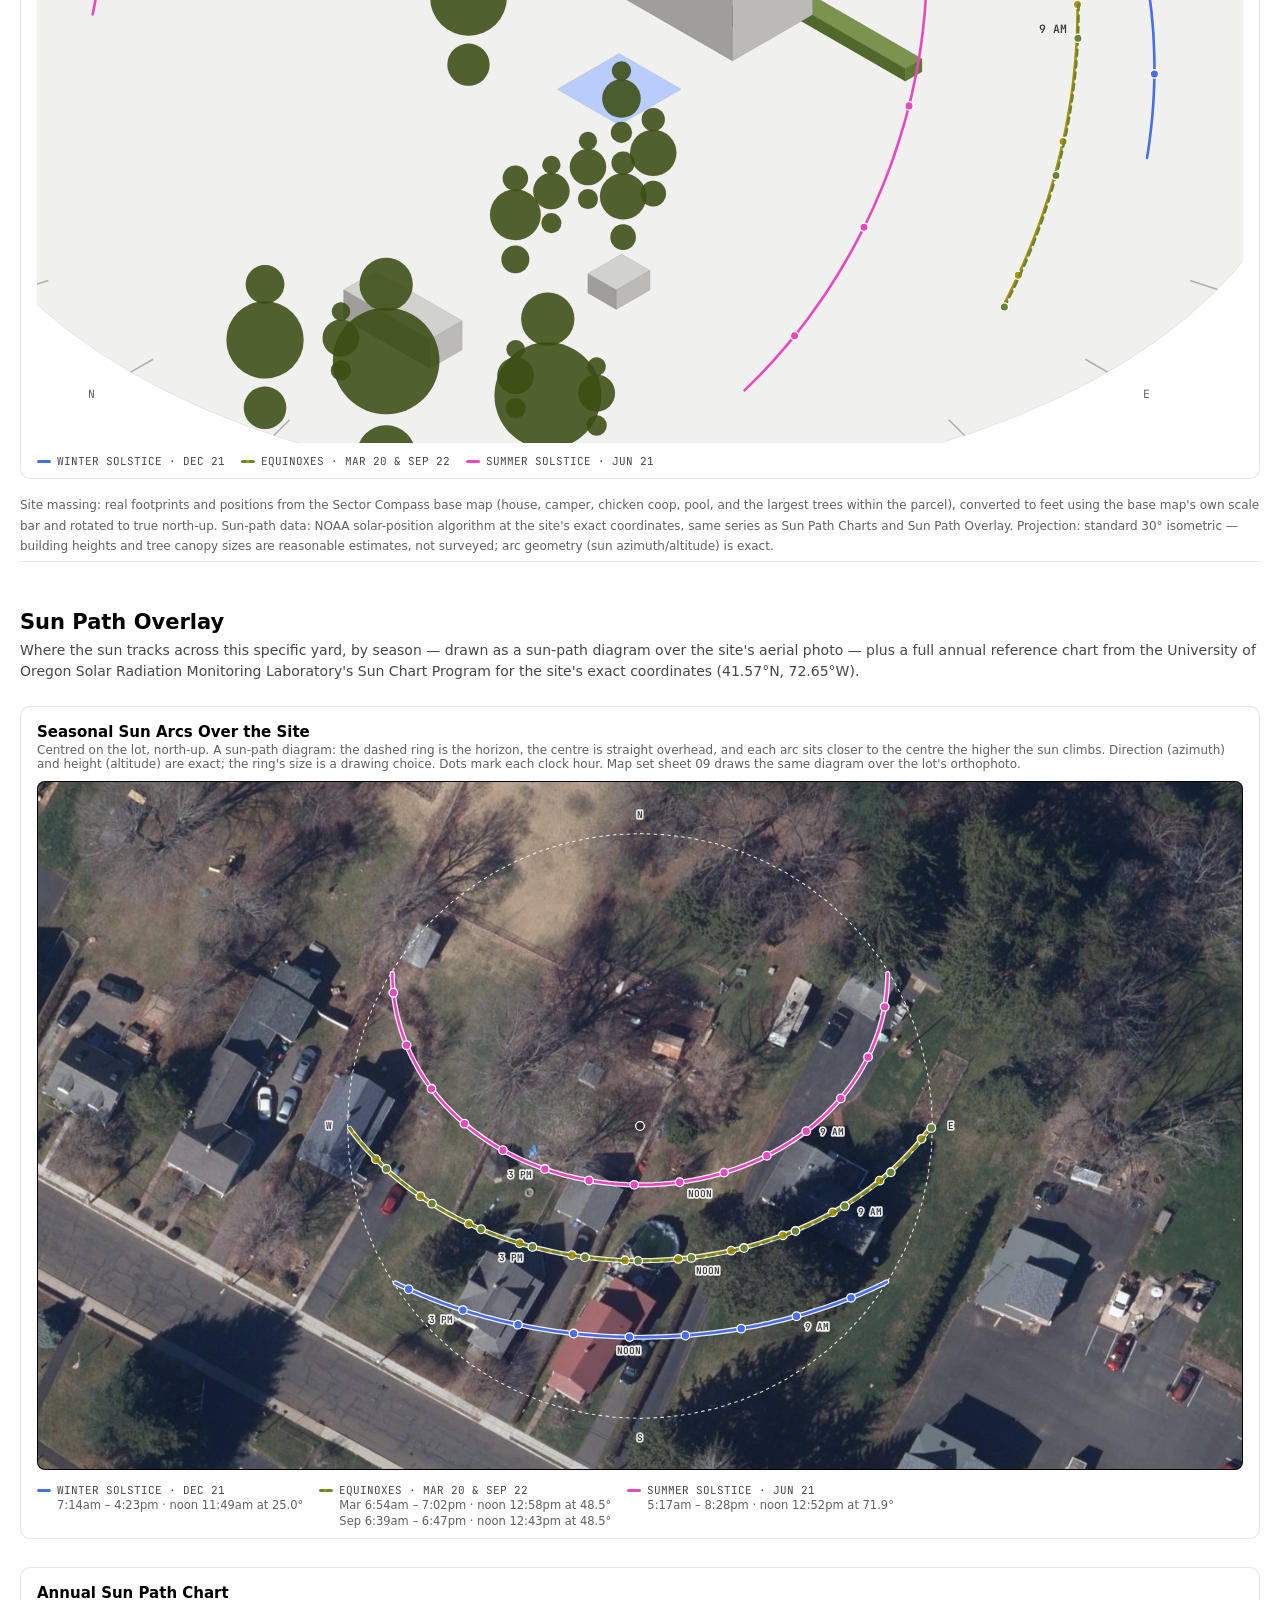
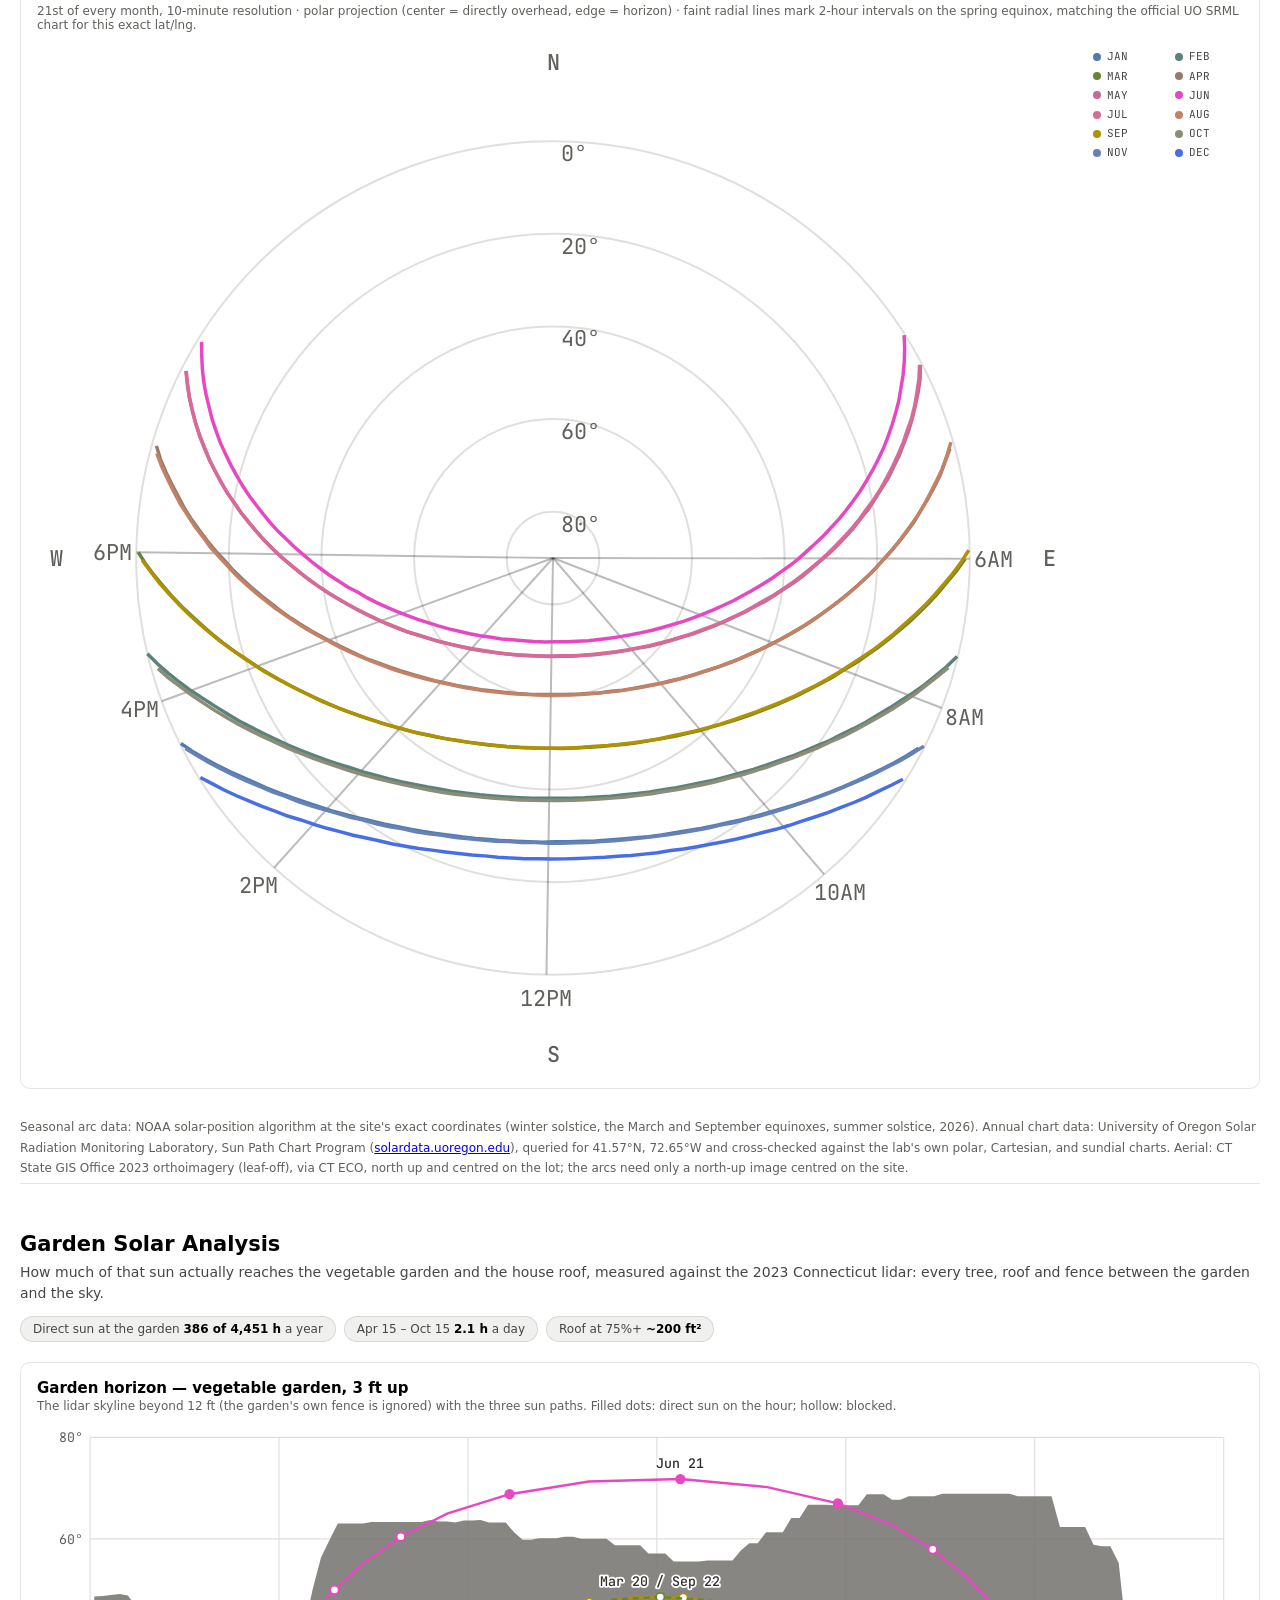
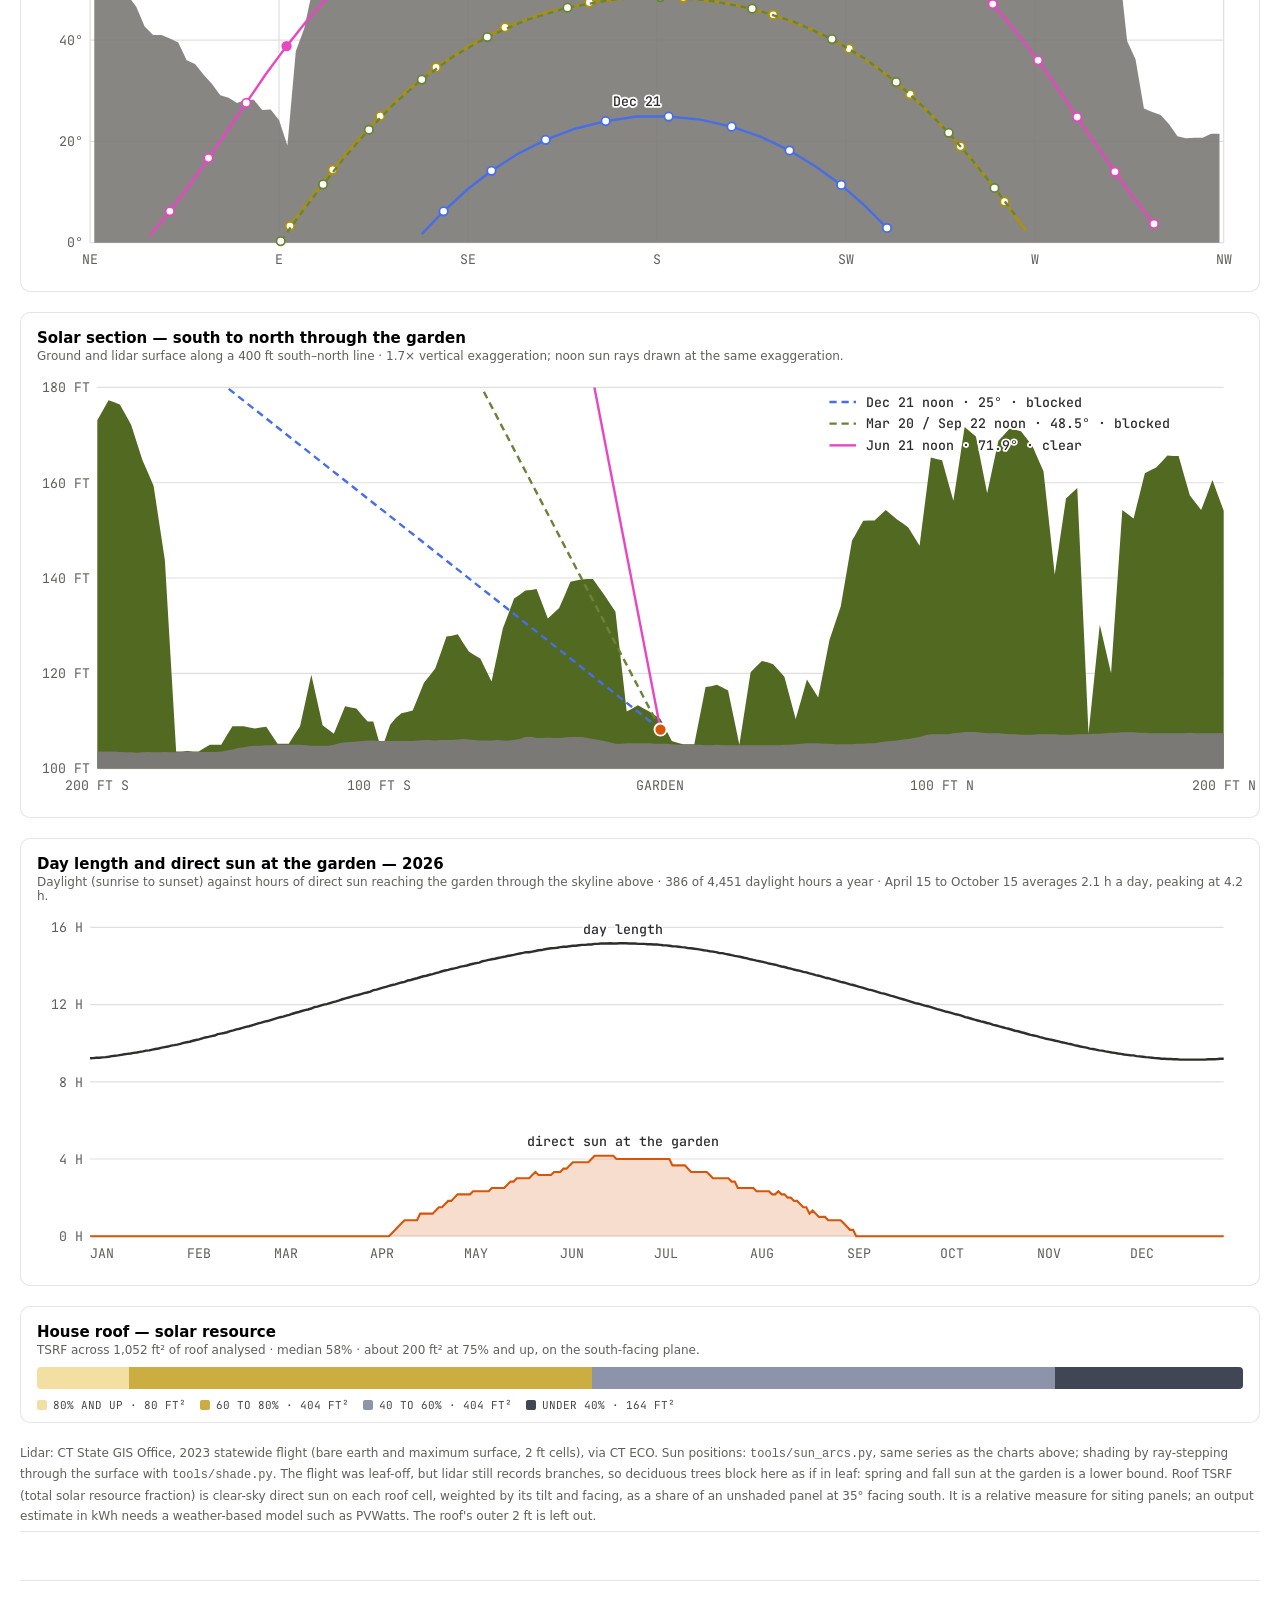
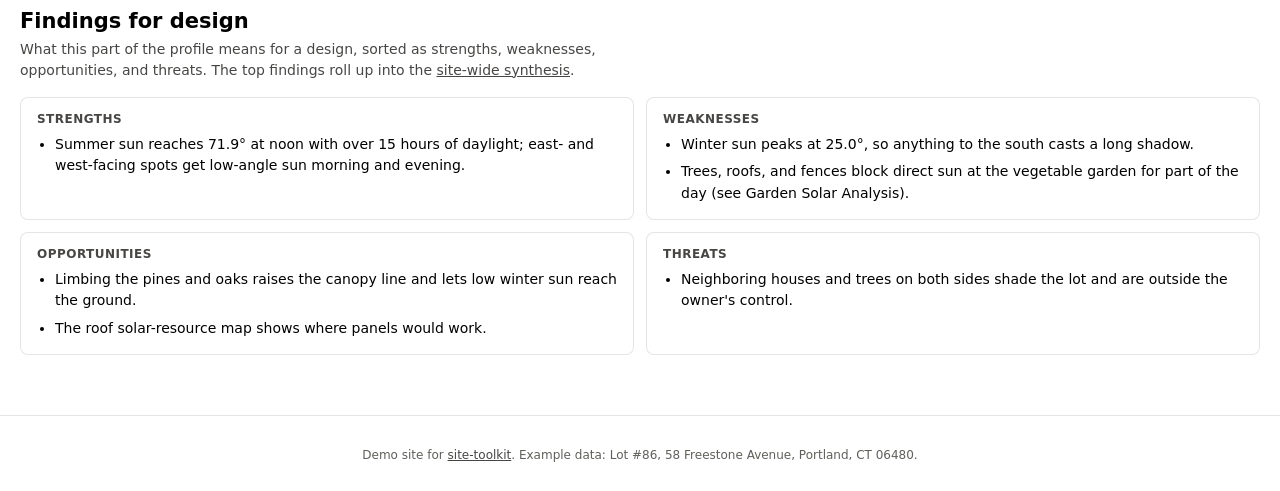
<file: docs/sun-solar.html>
<!DOCTYPE html>
<html lang="en">
<head>
<meta charset="utf-8">
<meta name="viewport" content="width=device-width, initial-scale=1">
<title>Sun &amp; Solar — Lot #86</title>
<link rel="stylesheet" href="assets/chart-tokens.css">
<link rel="stylesheet" href="assets/page-tokens.css">
<style>
  * { box-sizing: border-box; }
  body { margin: 0; }
  .viz-root {
    font-family: system-ui, -apple-system, "Segoe UI", sans-serif;
    background: var(--page); color: var(--text-primary);
    min-height: 60vh; padding: 32px 20px 60px;
  }
  .wrap { max-width: 1280px; margin: 0 auto; }
  .section-title { font-size: 21px; font-weight: 600; margin: 0 0 6px; }
  .subhead { color: var(--text-secondary); font-size: 14px; line-height: 1.5; margin: 0 0 12px; }
  .badge-row { display: flex; flex-wrap: wrap; gap: 8px; margin-bottom: 20px; }
  .badge {
    background: var(--badge-bg); border: 1px solid var(--border); border-radius: 999px;
    padding: 5px 12px; font-size: 12px; color: var(--text-secondary);
    text-decoration: none;
  }
  .badge b { color: var(--text-primary); font-weight: 600; }
  a.badge:hover { border-color: var(--accent); color: var(--text-primary); }
  .panel {
    background: var(--surface-1); border: 1px solid var(--border);
    border-radius: 10px; padding: 16px 16px 10px;
  }
  .panel-title { font-size: 15px; font-weight: 600; margin: 0 0 2px; }
  .panel-sub { font-size: 12px; color: var(--text-muted); margin: 0 0 10px; }
  svg.chart { width: 100%; height: auto; display: block; overflow: visible; }
  section.page-section { margin-bottom: 48px; padding-bottom: 4px; border-bottom: 1px solid var(--border); }
  section.page-section:last-of-type { border-bottom: none; }
  .tooltip {
    position: absolute; pointer-events: none; opacity: 0; transition: opacity .1s;
    background: var(--text-primary); color: var(--surface-1); font-size: 11.5px;
    padding: 5px 8px; border-radius: 6px; white-space: nowrap; transform: translate(-50%, -100%);
    z-index: 5;
  }

  /* Equinox pair: September solid under March dashed, as on the map sheets. */
  .swatch-equinox { background: repeating-linear-gradient(90deg, var(--chart-season-spring) 0 5px, var(--chart-season-fall) 5px 8px) !important; }

  /* ---- sun-path-charts.html (spc-) ---- */
  .viz-root { --spc-series-winter: var(--chart-season-winter); --spc-series-spring: var(--chart-season-spring); --spc-series-summer: var(--chart-season-summer); --spc-series-fall: var(--chart-season-fall); }
  header.spc-page-head { margin-bottom: 28px; }
  .spc-grid { display: grid; grid-template-columns: repeat(3, 1fr); gap: 20px; }
  @media (max-width: 1080px) { .spc-grid { grid-template-columns: 1fr; } }
  .spc-panel-stats { display: flex; flex-wrap: wrap; align-items: center; gap: 4px 14px; font-size: 12px; color: var(--text-secondary); margin-bottom: 8px; }
  .spc-panel-stats b { color: var(--text-primary); font-weight: 600; }
  .spc-panel-stats .swatch { display: inline-block; width: 14px; height: 3px; border-radius: 2px; margin-right: 6px; vertical-align: middle; }
  .spc-grid-line { stroke: var(--chart-neutral-grid); stroke-width: 1; }
  .spc-baseline { stroke: var(--chart-neutral-axis); stroke-width: 1; }
  .spc-axis-label { fill: var(--chart-neutral-label-muted); font: var(--chart-font-label); text-transform: uppercase; }
  .spc-axis-label-strong { fill: var(--chart-neutral-label-muted); font: var(--chart-font-note); text-transform: uppercase; }
  .spc-sun-path { fill: none; stroke-width: 2; stroke-linecap: round; stroke-linejoin: round; }
  .spc-hour-dot { stroke-width: 2; }
  .spc-direct-label { fill: var(--chart-neutral-label-muted); font: var(--chart-font-label); text-transform: uppercase; }
  .spc-direct-label-strong { fill: var(--chart-neutral-label); font: var(--chart-font-note); text-transform: uppercase; }
  .spc-crosshair-line { stroke: var(--chart-neutral-reference); stroke-width: 1; stroke-dasharray: 2,2; pointer-events: none; opacity: 0; }
  .spc-hover-dot { pointer-events: none; opacity: 0; }
  .spc-hit-layer { fill: transparent; cursor: crosshair; }
  details.spc-table-toggle { margin-top: 28px; background: var(--surface-1); border: 1px solid var(--border); border-radius: 12px; padding: 14px 18px; }
  details.spc-table-toggle summary { cursor: pointer; font-size: 14px; font-weight: 600; color: var(--text-primary); }
  .spc-tables { display: grid; grid-template-columns: 1fr 1fr; gap: 24px; margin-top: 14px; }
  @media (max-width: 720px) { .spc-tables { grid-template-columns: 1fr; } }
  table.data-table { width: 100%; border-collapse: collapse; font-size: 12px; font-variant-numeric: tabular-nums; }
  table.data-table caption { text-align: left; font-size: 12px; font-weight: 600; color: var(--text-primary); margin-bottom: 6px; font-variant-numeric: normal; }
  table.data-table th, table.data-table td { text-align: right; padding: 3px 6px; color: var(--text-secondary); border-bottom: 1px solid var(--grid); }
  table.data-table th:first-child, table.data-table td:first-child { text-align: left; color: var(--text-primary); }
  table.data-table th { color: var(--text-muted); font-weight: 500; font-variant-numeric: normal; }
  footer.spc-notes { margin-top: 22px; font-size: 12px; color: var(--text-muted); line-height: 1.6; }

  /* ---- sun-path-3d.html (sp3d-) ---- */
  .viz-root { --sp3d-series-winter: var(--chart-season-winter); --sp3d-series-spring: var(--chart-season-spring); --sp3d-series-summer: var(--chart-season-summer); --sp3d-series-fall: var(--chart-season-fall); --sp3d-ground: var(--chart-neutral-surface); --sp3d-ground-ring: var(--chart-neutral-axis); --sp3d-structure: var(--chart-land-structure); --sp3d-water: var(--chart-water-body); --sp3d-canopy: var(--species-layer-canopy); --sp3d-hedge: var(--species-layer-shrub); }
  header.sp3d-page-head { margin-bottom: 20px; }
  .sp3d-legend-row { display: flex; flex-wrap: wrap; gap: 16px; margin-top: 12px; color: var(--text-secondary); font: var(--chart-font-label); text-transform: uppercase; }
  .sp3d-hour-label { fill: var(--chart-neutral-label); paint-order: stroke; stroke: var(--chart-neutral-surface);
    stroke-width: 4px; stroke-linejoin: round; font: var(--chart-font-note); text-transform: uppercase; }
  .sp3d-compass-label { fill: var(--chart-neutral-label-muted); font: var(--chart-font-label); text-transform: uppercase; }
  .sp3d-legend-row .item { display: flex; align-items: center; gap: 6px; }
  .sp3d-legend-row .swatch { width: 14px; height: 3px; border-radius: 2px; }
  footer.sp3d-notes { margin-top: 16px; font-size: 12px; color: var(--text-muted); line-height: 1.7; }

  /* ---- sun-path-overlay.html (spo-) ---- */
  .viz-root { --spo-series-winter: var(--chart-season-winter); --spo-series-spring: var(--chart-season-spring); --spo-series-summer: var(--chart-season-summer); --spo-series-fall: var(--chart-season-fall); --spo-hour-grid: rgba(11,11,11,0.28); }
  @media (prefers-color-scheme: dark) {
    :root:where(:not([data-theme="light"])) .viz-root { --spo-hour-grid: rgba(255,255,255,0.3); }
  }
  :root[data-theme="dark"] .viz-root { --spo-hour-grid: rgba(255,255,255,0.3); }
  /* Annual chart months: the four season tokens, with the months between blended in OKLab, a third
     of the way at a time. Derived, so both modes follow the season tokens. */
  .viz-root { --spo-month-jan: color-mix(in oklab, var(--spo-series-winter) 67%, var(--spo-series-spring)); --spo-month-feb: color-mix(in oklab, var(--spo-series-winter) 33%, var(--spo-series-spring)); --spo-month-mar: var(--spo-series-spring); --spo-month-apr: color-mix(in oklab, var(--spo-series-spring) 67%, var(--spo-series-summer)); --spo-month-may: color-mix(in oklab, var(--spo-series-spring) 33%, var(--spo-series-summer)); --spo-month-jun: var(--spo-series-summer); --spo-month-jul: color-mix(in oklab, var(--spo-series-summer) 67%, var(--spo-series-fall)); --spo-month-aug: color-mix(in oklab, var(--spo-series-summer) 33%, var(--spo-series-fall)); --spo-month-sep: var(--spo-series-fall); --spo-month-oct: color-mix(in oklab, var(--spo-series-fall) 67%, var(--spo-series-winter)); --spo-month-nov: color-mix(in oklab, var(--spo-series-fall) 33%, var(--spo-series-winter)); --spo-month-dec: var(--spo-series-winter); }
  header.spo-page-head { margin-bottom: 24px; }
  #sun-path-overlay section { margin-bottom: 28px; }
  .spo-aerial-frame { position: relative; border-radius: 8px; overflow: hidden; border: 1px solid var(--border); background: #000; }
  .spo-aerial-frame img { display: block; width: 100%; height: auto; }
  .spo-aerial-frame svg { position: absolute; inset: 0; width: 100%; height: 100%; }
  .spo-season-path { fill: none; stroke-width: 3; stroke-linecap: round; stroke-linejoin: round; }
  .spo-season-casing { fill: none; stroke: #fff; stroke-width: 6; stroke-linecap: round; stroke-linejoin: round; opacity: 0.9; }
  .spo-horizon { fill: none; stroke: rgba(255,255,255,0.85); stroke-width: 1.25; stroke-dasharray: 4 4; }
  .spo-hour-label { fill: #2e2e2c; paint-order: stroke; stroke: rgba(255,255,255,0.9);
    stroke-width: 4px; stroke-linejoin: round; font: var(--chart-font-note); text-transform: uppercase; }
  .spo-hour-dot { stroke-width: 1.5; }
  .spo-anchor-dot { fill: var(--chart-neutral-label); stroke: #fff; stroke-width: 1.5; }
  .spo-direct-label { paint-order: stroke; stroke: rgba(255,255,255,0.9);
    stroke-width: 4px; stroke-linejoin: round; font: var(--chart-font-note); text-transform: uppercase; }
  .spo-compass-label { fill: #2e2e2c;
    paint-order: stroke; stroke: rgba(255,255,255,0.85); stroke-width: 4px; stroke-linejoin: round; font: var(--chart-font-note); text-transform: uppercase; }
  .spo-legend-row {
    display: flex; flex-wrap: wrap; gap: 16px; margin-top: 14px; color: var(--text-secondary); font: var(--chart-font-label); text-transform: uppercase; }
  .spo-legend-row .item { display: flex; align-items: flex-start; gap: 6px; }
  .spo-legend-row .item .swatch { margin-top: 5px; flex: none; }
  .spo-legend-row .swatch { width: 14px; height: 3px; border-radius: 2px; }
  .spo-legend-row .note { color: var(--text-muted); font-size: 11.5px; margin-top: 2px; text-transform: none; font-family: system-ui, -apple-system, "Segoe UI", sans-serif; }
  .spo-polar-wrap { display: flex; gap: 24px; flex-wrap: wrap; align-items: flex-start; }
  .spo-polar-chart-holder { flex: 1 1 460px; min-width: 300px; }
  .spo-month-line { fill: none; stroke-width: 1.75; }
  .spo-hour-line { fill: none; stroke: var(--spo-hour-grid); stroke-width: 1; }
  .spo-hour-line-label { fill: var(--chart-neutral-label-muted); font: var(--chart-font-label); text-transform: uppercase; }
  .spo-ring-line { fill: none; stroke: var(--chart-neutral-grid); stroke-width: 1; }
  .spo-polar-axis-label { fill: var(--chart-neutral-label-muted); font: var(--chart-font-label); text-transform: uppercase; }
  .spo-polar-compass-label { fill: var(--chart-neutral-label-muted); font: var(--chart-font-note); text-transform: uppercase; }
  .spo-month-dot { r: 2.6; }
  .spo-month-legend {
    flex: 0 0 150px;
    display: grid;
    grid-template-columns: repeat(2, 1fr);
    gap: 6px 14px;
    color: var(--text-secondary);
    align-content: start;
    padding-top: 8px; font: var(--chart-font-label); text-transform: uppercase; }
  .spo-month-legend .item { display: flex; align-items: center; gap: 6px; }
  .spo-month-legend .dot { width: 8px; height: 8px; border-radius: 50%; flex: none; }
  footer.spo-notes { margin-top: 8px; font-size: 12px; color: var(--text-muted); line-height: 1.7; }
  /* ---- garden solar analysis (gsa-) ---- */
  .viz-root { --gsa-sky: var(--chart-land-ground); --gsa-surface: var(--species-layer-sub-canopy); --gsa-ground: var(--chart-land-ground);
    --gsa-sun: var(--chart-emphasis); --gsa-sun-fill: var(--chart-emphasis-fill); --gsa-day: var(--chart-neutral-label);
    --gsa-roof-1: var(--map-sun-full-sun); --gsa-roof-2: var(--map-sun-part-sun); --gsa-roof-3: var(--map-sun-part-shade); --gsa-roof-4: var(--map-sun-shade); }
  header.gsa-page-head { margin-bottom: 20px; }
  #garden-solar .panel { margin-bottom: 20px; }
  .gsa-grid { stroke: var(--chart-neutral-grid); stroke-width: 1; }
  .gsa-axis { fill: var(--chart-neutral-label-muted); font: var(--chart-font-label); text-transform: uppercase; }
  .gsa-note { fill: var(--chart-neutral-label); font: var(--chart-font-note); paint-order: stroke; stroke: var(--surface-1); stroke-width: 3px; stroke-linejoin: round; }
  .gsa-roof-bar { display: flex; height: 22px; border-radius: 4px; overflow: hidden; margin: 6px 0 10px; }
  .gsa-roof-legend { display: flex; flex-wrap: wrap; gap: 14px; color: var(--text-secondary); font: var(--chart-font-label); text-transform: uppercase; }
  .gsa-roof-legend .sw { display: inline-block; width: 10px; height: 10px; border-radius: 2px; margin-right: 6px; vertical-align: -1px; }
  footer.gsa-notes { margin-top: 4px; font-size: 12px; color: var(--text-muted); line-height: 1.7; }
</style>
</head>
<body>
<!-- NAV:START -->
<style>
  .site-nav {
    font-family: system-ui, -apple-system, "Segoe UI", sans-serif;
    display: flex; flex-wrap: wrap; align-items: center; justify-content: space-between;
    gap: 12px; padding: 14px 20px;
    background: var(--surface-1); border-bottom: 1px solid var(--border);
  }
  .site-nav__brand { font-weight: 600; font-size: 14px; color: var(--text-primary); text-decoration: none; }
  .site-nav__links { display: flex; gap: 10px 32px; flex-wrap: wrap; }
  .site-nav__links a { font-size: 13px; color: var(--text-secondary); text-decoration: none; }
  .site-nav__links a:hover { color: var(--text-primary); }
  .site-nav__group { display: flex; flex-wrap: wrap; align-items: baseline; gap: 6px 14px; }
  .site-nav__label { font-size: 11px; font-weight: 700; letter-spacing: 0.04em; text-transform: uppercase; color: var(--text-muted); }
</style>
<nav class="site-nav">
  <a class="site-nav__brand" href="index.html">Lot #86 — Site Profile</a>
  <div class="site-nav__links">
    <div class="site-nav__group">
      <span class="site-nav__label">Current state</span>
      <a href="base-map.html">Base Map</a>
      <a href="climate.html">Climate</a>
      <a href="sun-solar.html">Sun &amp; Solar</a>
      <a href="sectors.html">Sectors</a>
      <a href="water.html">Water</a>
      <a href="flood-hazard.html">Flood &amp; Hazard</a>
      <a href="species-inventory.html">Species Inventory</a>
      <a href="zones-design.html">Zones &amp; Use</a>
    </div>
    <div class="site-nav__group">
      <span class="site-nav__label">Synthesis</span>
      <a href="synthesis.html">Findings</a>
    </div>
    <div class="site-nav__group">
      <span class="site-nav__label">Proposal</span>
      <a href="project-plan.html">Project Plan</a>
    </div>
  </div>
</nav>
<!-- NAV:END -->
<div class="viz-root">
    <div class="wrap">
      <header>
        <h1 class="section-title" style="font-size:22px;">Sun &amp; Solar</h1>
        <p class="subhead">Three views of solar exposure across the property, built from a bioclimatic design study of local weather and sun-position data.</p>
        <div class="badge-row" id="section-nav">
          <a class="badge" href="#sun-path-charts">Sun Path Charts</a>
          <a class="badge" href="#sun-path-3d">Sun Path — 3D Site Diagram</a>
          <a class="badge" href="#sun-path-overlay">Sun Path Overlay</a>
          <a class="badge" href="#garden-solar">Garden Solar Analysis</a>
        </div>
      </header>

      <section class="page-section" id="sun-path-charts">
        <header class="spc-page-head">
          <h2 class="section-title">Sun Path Charts</h2>
          <p class="subhead">41.5728°N, 72.6344°W · altitude vs. azimuth, local clock time · winter solstice, equinoxes (March &amp; September), summer solstice (2026)</p>
        </header>

        <div class="spc-grid" id="spc-chart-grid"></div>

        <details class="spc-table-toggle">
          <summary>View hourly data table</summary>
          <div class="spc-tables" id="spc-table-grid"></div>
        </details>

        <footer class="spc-notes">
          Computed with the NOAA solar-position algorithm (declination + equation-of-time series, ±0.01° accuracy) for the site's exact coordinates,
          using <code>tools/sun_arcs.py</code>, the same series as the map set's sun path sheets.
          The two equinoxes share a panel: September is the solid line, March the dashed one. Their arcs nearly coincide, but March runs about 15 minutes later on the clock.
          Sunrise and sunset are almanac times (the sun's centre 0.833° below the horizon, for refraction and the sun's radius).
          Times are local clock time (EST in December, EDT in March/June/September). Azimuth is measured clockwise from true north.
          Cross-checked against SunCalc's solstice figures for the site's coordinates (see <a href="sectors.html#sun-solar">Sectors</a>): solar noon altitude and sunrise/sunset azimuth agree within ~1°.
        </footer>
      </section>

      <section class="page-section" id="sun-path-3d">
        <header class="sp3d-page-head">
          <h2 class="section-title">Sun Path — 3D Site Diagram</h2>
          <p class="subhead">
            The same three sun paths as the aerial overlay (winter solstice, equinoxes, summer solstice), shown as true arcs through the sky above a simplified
            isometric model of the site — house, camper, chicken coop, pool, and the major trees, at their real
            relative positions and sizes.
          </p>
        </header>

        <div class="panel" style="position:relative;">
          <svg id="sp3d-scene-svg" viewBox="0 0 1160 1000" style="width:100%; height:auto; display:block;"></svg>
          <div class="tooltip" id="sp3d-tooltip"></div>
          <div class="sp3d-legend-row" id="sp3d-legend"></div>
        </div>

        <footer class="sp3d-notes">
          Site massing: real footprints and positions from the Sector Compass base map (house, camper, chicken coop,
          pool, and the largest trees within the parcel), converted to feet using the base map's own scale bar and
          rotated to true north-up. Sun-path data: NOAA solar-position algorithm at the site's exact coordinates,
          same series as Sun Path Charts and Sun Path Overlay. Projection: standard 30° isometric — building heights
          and tree canopy sizes are reasonable estimates, not surveyed; arc geometry (sun azimuth/altitude) is exact.
        </footer>
      </section>

      <section class="page-section" id="sun-path-overlay">
        <header class="spo-page-head">
          <h2 class="section-title">Sun Path Overlay</h2>
          <p class="subhead">
            Where the sun tracks across this specific yard, by season — drawn as a sun-path diagram over the site's
            aerial photo — plus a full annual reference chart from the University of Oregon Solar Radiation
            Monitoring Laboratory's Sun Chart Program for the site's exact coordinates (41.57°N, 72.65°W).
          </p>
        </header>

        <section>
          <div class="panel">
            <p class="panel-title">Seasonal Sun Arcs Over the Site</p>
            <p class="panel-sub">
              Centred on the lot, north-up. A sun-path diagram: the dashed ring is the horizon, the centre is
              straight overhead, and each arc sits closer to the centre the higher the sun climbs. Direction (azimuth)
              and height (altitude) are exact; the ring's size is a drawing choice. Dots mark each clock hour.
              Map set sheet 09 draws the same diagram over the lot's orthophoto.
            </p>
            <div class="spo-aerial-frame" id="spo-aerial-frame">
              <img src="assets/parcel-aerial.jpg" alt="2023 aerial photo of Lot 86, north up, centred on the lot" width="1400" height="799">
              <svg id="spo-overlay-svg" viewBox="0 0 1400 799" preserveAspectRatio="xMidYMid slice"></svg>
              <div class="tooltip" id="spo-overlay-tooltip"></div>
            </div>
            <div class="spo-legend-row" id="spo-overlay-legend"></div>
          </div>
        </section>

        <section>
          <div class="panel">
            <p class="panel-title">Annual Sun Path Chart</p>
            <p class="panel-sub">
              21st of every month, 10-minute resolution · polar projection (center = directly overhead, edge = horizon) ·
              faint radial lines mark 2-hour intervals on the spring equinox, matching the official UO SRML chart for this exact lat/lng.
            </p>
            <div class="spo-polar-wrap">
              <div class="spo-polar-chart-holder">
                <svg id="spo-polar-svg" viewBox="0 0 520 520"></svg>
              </div>
              <div class="spo-month-legend" id="spo-month-legend"></div>
            </div>
            <div class="tooltip" id="spo-polar-tooltip"></div>
          </div>
        </section>

        <footer class="spo-notes">
          Seasonal arc data: NOAA solar-position algorithm at the site's exact coordinates (winter solstice, the March
          and September equinoxes, summer solstice, 2026).
          Annual chart data: University of Oregon Solar Radiation Monitoring Laboratory, Sun Path Chart Program
          (<a href="https://solardata.uoregon.edu/SunPathChart.html">solardata.uoregon.edu</a>), queried for 41.57°N, 72.65°W
          and cross-checked against the lab's own polar, Cartesian, and sundial charts. Aerial: CT State GIS Office 2023 orthoimagery (leaf-off), via CT ECO, north up and centred
          on the lot; the arcs need only a north-up image centred on the site.
        </footer>
      </section>

      <section class="page-section" id="garden-solar">
        <header class="gsa-page-head">
          <h2 class="section-title">Garden Solar Analysis</h2>
          <p class="subhead">How much of that sun actually reaches the vegetable garden and the house roof, measured against
            the 2023 Connecticut lidar: every tree, roof and fence between the garden and the sky.</p>
          <div class="badge-row" id="gsa-badges"></div>
        </header>
        <div class="panel">
          <p class="panel-title">Garden horizon — vegetable garden, 3 ft up</p>
          <p class="panel-sub">The lidar skyline beyond 12 ft (the garden's own fence is ignored) with the three sun paths. Filled dots: direct sun on the hour; hollow: blocked.</p>
          <svg class="chart" id="gsa-horizon" viewBox="0 0 1000 380" role="img" aria-label="Skyline seen from the garden, with the winter solstice, equinox and summer solstice sun paths. Trees block the sun all day in winter and at the equinoxes; in summer the sun clears the skyline for about 4 hours."></svg>
        </div>
        <div class="panel">
          <p class="panel-title">Solar section — south to north through the garden</p>
          <p class="panel-sub" id="gsa-section-sub"></p>
          <svg class="chart" id="gsa-section" viewBox="0 0 1000 360" role="img" aria-label="Cross-section of ground and lidar surface on a 400 ft south–north line through the garden, with noon sun rays. Winter and equinox noon rays hit tree crowns 14 to 16 ft south of the garden."></svg>
        </div>
        <div class="panel">
          <p class="panel-title">Day length and direct sun at the garden — 2026</p>
          <p class="panel-sub" id="gsa-days-sub"></p>
          <svg class="chart" id="gsa-days" viewBox="0 0 1000 300" role="img" aria-label="Daylight hours through 2026 against hours of direct sun reaching the garden. Direct sun only arrives between April and September, peaking near 4 hours a day."></svg>
        </div>
        <div class="panel">
          <p class="panel-title">House roof — solar resource</p>
          <p class="panel-sub" id="gsa-roof-sub"></p>
          <div class="gsa-roof-bar" id="gsa-roof-bar"></div>
          <div class="gsa-roof-legend" id="gsa-roof-legend"></div>
        </div>
        <footer class="gsa-notes">
          Lidar: CT State GIS Office, 2023 statewide flight (bare earth and maximum surface, 2 ft cells), via CT ECO.
          Sun positions: <code>tools/sun_arcs.py</code>, same series as the charts above; shading by ray-stepping through
          the surface with <code>tools/shade.py</code>. The flight was leaf-off, but lidar still records branches, so
          deciduous trees block here as if in leaf: spring and fall sun at the garden is a lower bound.
          Roof TSRF (total solar resource fraction) is clear-sky direct sun on each roof cell, weighted by its tilt and
          facing, as a share of an unshaded panel at 35° facing south. It is a relative measure for siting panels; an
          output estimate in kWh needs a weather-based model such as PVWatts. The roof's outer 2 ft is left out.
        </footer>
      </section>
    <!-- FINDINGS:START -->
<style>
  .fd-root { margin-top: 40px; border-top: 1px solid var(--border); padding-top: 28px; }
  .fd-root h2 { font-size: 21px; font-weight: 600; margin: 0 0 6px; }
  .fd-sub { color: var(--text-secondary); font-size: 14px; line-height: 1.5; margin: 0 0 16px; max-width: 72ch; }
  .fd-sub a { color: inherit; }
  .fd-grid { display: grid; grid-template-columns: repeat(2, minmax(0, 1fr)); gap: 12px; }
  @media (max-width: 640px) { .fd-grid { grid-template-columns: 1fr; } }
  .fd-card { background: var(--surface-1); border: 1px solid var(--border); border-radius: 8px; padding: 14px 16px; }
  .fd-label { font-size: 12px; font-weight: 700; text-transform: uppercase; letter-spacing: 0.04em; color: var(--text-secondary); margin: 0 0 8px; }
  .fd-card ul { margin: 0; padding-left: 18px; font-size: 14px; line-height: 1.55; color: var(--text-primary); }
  .fd-card li + li { margin-top: 6px; }
  .fd-none { font-size: 14px; color: var(--text-secondary); margin: 0; }
</style>
<section class="fd-root" id="findings" aria-labelledby="fd-title">
    <h2 id="fd-title">Findings for design</h2>
    <p class="fd-sub">What this part of the profile means for a design, sorted as strengths, weaknesses, opportunities, and threats. The top findings roll up into the <a href="synthesis.html">site-wide synthesis</a>.</p>
    <div class="fd-grid">
      <div class="fd-card"><p class="fd-label">Strengths</p><ul><li>Summer sun reaches 71.9° at noon with over 15 hours of daylight; east- and west-facing spots get low-angle sun morning and evening.</li></ul></div>
      <div class="fd-card"><p class="fd-label">Weaknesses</p><ul><li>Winter sun peaks at 25.0°, so anything to the south casts a long shadow.</li><li>Trees, roofs, and fences block direct sun at the vegetable garden for part of the day (see Garden Solar Analysis).</li></ul></div>
      <div class="fd-card"><p class="fd-label">Opportunities</p><ul><li>Limbing the pines and oaks raises the canopy line and lets low winter sun reach the ground.</li><li>The roof solar-resource map shows where panels would work.</li></ul></div>
      <div class="fd-card"><p class="fd-label">Threats</p><ul><li>Neighboring houses and trees on both sides shade the lot and are outside the owner's control.</li></ul></div>
    </div>
</section>
<!-- FINDINGS:END -->
</div>
  </div>

<script>
(function(){
const SUN_DATA = {"2026-12-21":{"label":"Winter Solstice","points":[{"time":"07:15","alt":-0.648,"az":121.444},{"time":"07:20","alt":0.146,"az":122.271},{"time":"07:25","alt":0.933,"az":123.105},{"time":"07:30","alt":1.712,"az":123.946},{"time":"07:35","alt":2.484,"az":124.795},{"time":"07:40","alt":3.247,"az":125.651},{"time":"07:45","alt":4.003,"az":126.515},{"time":"07:50","alt":4.75,"az":127.387},{"time":"07:55","alt":5.488,"az":128.268},{"time":"08:00","alt":6.218,"az":129.157},{"time":"08:05","alt":6.938,"az":130.055},{"time":"08:10","alt":7.649,"az":130.962},{"time":"08:15","alt":8.35,"az":131.878},{"time":"08:20","alt":9.041,"az":132.803},{"time":"08:25","alt":9.721,"az":133.738},{"time":"08:30","alt":10.391,"az":134.683},{"time":"08:35","alt":11.05,"az":135.638},{"time":"08:40","alt":11.698,"az":136.603},{"time":"08:45","alt":12.335,"az":137.578},{"time":"08:50","alt":12.959,"az":138.563},{"time":"08:55","alt":13.572,"az":139.559},{"time":"09:00","alt":14.172,"az":140.565},{"time":"09:05","alt":14.759,"az":141.582},{"time":"09:10","alt":15.334,"az":142.609},{"time":"09:15","alt":15.895,"az":143.647},{"time":"09:20","alt":16.442,"az":144.696},{"time":"09:25","alt":16.975,"az":145.756},{"time":"09:30","alt":17.494,"az":146.826},{"time":"09:35","alt":17.998,"az":147.908},{"time":"09:40","alt":18.487,"az":148.999},{"time":"09:45","alt":18.961,"az":150.102},{"time":"09:50","alt":19.419,"az":151.214},{"time":"09:55","alt":19.861,"az":152.338},{"time":"10:00","alt":20.287,"az":153.471},{"time":"10:05","alt":20.696,"az":154.614},{"time":"10:10","alt":21.088,"az":155.767},{"time":"10:15","alt":21.463,"az":156.93},{"time":"10:20","alt":21.821,"az":158.102},{"time":"10:25","alt":22.16,"az":159.283},{"time":"10:30","alt":22.482,"az":160.472},{"time":"10:35","alt":22.785,"az":161.67},{"time":"10:40","alt":23.07,"az":162.876},{"time":"10:45","alt":23.336,"az":164.09},{"time":"10:50","alt":23.582,"az":165.31},{"time":"10:55","alt":23.81,"az":166.537},{"time":"11:00","alt":24.018,"az":167.771},{"time":"11:05","alt":24.206,"az":169.01},{"time":"11:10","alt":24.374,"az":170.254},{"time":"11:15","alt":24.522,"az":171.503},{"time":"11:20","alt":24.65,"az":172.756},{"time":"11:25","alt":24.758,"az":174.012},{"time":"11:30","alt":24.845,"az":175.271},{"time":"11:35","alt":24.912,"az":176.533},{"time":"11:40","alt":24.958,"az":177.796},{"time":"11:45","alt":24.984,"az":179.06},{"time":"11:50","alt":24.989,"az":180.325},{"time":"11:55","alt":24.973,"az":181.59},{"time":"12:00","alt":24.937,"az":182.854},{"time":"12:05","alt":24.88,"az":184.116},{"time":"12:10","alt":24.803,"az":185.377},{"time":"12:15","alt":24.705,"az":186.635},{"time":"12:20","alt":24.587,"az":187.889},{"time":"12:25","alt":24.448,"az":189.14},{"time":"12:30","alt":24.29,"az":190.387},{"time":"12:35","alt":24.111,"az":191.628},{"time":"12:40","alt":23.913,"az":192.865},{"time":"12:45","alt":23.695,"az":194.095},{"time":"12:50","alt":23.458,"az":195.319},{"time":"12:55","alt":23.201,"az":196.535},{"time":"13:00","alt":22.926,"az":197.745},{"time":"13:05","alt":22.631,"az":198.947},{"time":"13:10","alt":22.319,"az":200.141},{"time":"13:15","alt":21.988,"az":201.326},{"time":"13:20","alt":21.639,"az":202.502},{"time":"13:25","alt":21.272,"az":203.669},{"time":"13:30","alt":20.888,"az":204.827},{"time":"13:35","alt":20.487,"az":205.975},{"time":"13:40","alt":20.07,"az":207.113},{"time":"13:45","alt":19.635,"az":208.241},{"time":"13:50","alt":19.185,"az":209.359},{"time":"13:55","alt":18.719,"az":210.467},{"time":"14:00","alt":18.237,"az":211.564},{"time":"14:05","alt":17.74,"az":212.65},{"time":"14:10","alt":17.229,"az":213.725},{"time":"14:15","alt":16.702,"az":214.79},{"time":"14:20","alt":16.162,"az":215.845},{"time":"14:25","alt":15.608,"az":216.888},{"time":"14:30","alt":15.04,"az":217.921},{"time":"14:35","alt":14.459,"az":218.943},{"time":"14:40","alt":13.865,"az":219.954},{"time":"14:45","alt":13.258,"az":220.955},{"time":"14:50","alt":12.639,"az":221.945},{"time":"14:55","alt":12.009,"az":222.925},{"time":"15:00","alt":11.366,"az":223.895},{"time":"15:05","alt":10.712,"az":224.854},{"time":"15:10","alt":10.048,"az":225.804},{"time":"15:15","alt":9.372,"az":226.744},{"time":"15:20","alt":8.686,"az":227.674},{"time":"15:25","alt":7.99,"az":228.594},{"time":"15:30","alt":7.284,"az":229.506},{"time":"15:35","alt":6.568,"az":230.408},{"time":"15:40","alt":5.843,"az":231.301},{"time":"15:45","alt":5.109,"az":232.186},{"time":"15:50","alt":4.366,"az":233.062},{"time":"15:55","alt":3.615,"az":233.93},{"time":"16:00","alt":2.855,"az":234.79},{"time":"16:05","alt":2.087,"az":235.642},{"time":"16:10","alt":1.312,"az":236.487},{"time":"16:15","alt":0.529,"az":237.324},{"time":"16:20","alt":-0.262,"az":238.155}],"sunrise":{"time":"07:14","alt":-0.808,"az":121.279},"sunset":{"time":"16:23","alt":-0.74,"az":238.65},"solar_noon":{"time":"11:49","alt":24.989,"az":180.072},"tz":"EST"},"2026-03-20":{"label":"Spring Equinox","points":[{"time":"06:55","alt":-0.599,"az":89.551},{"time":"07:00","alt":0.338,"az":90.379},{"time":"07:05","alt":1.274,"az":91.208},{"time":"07:10","alt":2.21,"az":92.038},{"time":"07:15","alt":3.145,"az":92.868},{"time":"07:20","alt":4.08,"az":93.7},{"time":"07:25","alt":5.014,"az":94.534},{"time":"07:30","alt":5.946,"az":95.37},{"time":"07:35","alt":6.878,"az":96.21},{"time":"07:40","alt":7.808,"az":97.052},{"time":"07:45","alt":8.736,"az":97.899},{"time":"07:50","alt":9.662,"az":98.749},{"time":"07:55","alt":10.587,"az":99.604},{"time":"08:00","alt":11.509,"az":100.465},{"time":"08:05","alt":12.428,"az":101.331},{"time":"08:10","alt":13.345,"az":102.203},{"time":"08:15","alt":14.258,"az":103.082},{"time":"08:20","alt":15.169,"az":103.968},{"time":"08:25","alt":16.075,"az":104.862},{"time":"08:30","alt":16.978,"az":105.764},{"time":"08:35","alt":17.877,"az":106.674},{"time":"08:40","alt":18.772,"az":107.594},{"time":"08:45","alt":19.662,"az":108.524},{"time":"08:50","alt":20.548,"az":109.464},{"time":"08:55","alt":21.428,"az":110.415},{"time":"09:00","alt":22.303,"az":111.377},{"time":"09:05","alt":23.172,"az":112.352},{"time":"09:10","alt":24.035,"az":113.339},{"time":"09:15","alt":24.891,"az":114.34},{"time":"09:20","alt":25.741,"az":115.355},{"time":"09:25","alt":26.584,"az":116.384},{"time":"09:30","alt":27.419,"az":117.428},{"time":"09:35","alt":28.246,"az":118.488},{"time":"09:40","alt":29.065,"az":119.565},{"time":"09:45","alt":29.875,"az":120.659},{"time":"09:50","alt":30.676,"az":121.77},{"time":"09:55","alt":31.467,"az":122.9},{"time":"10:00","alt":32.249,"az":124.05},{"time":"10:05","alt":33.019,"az":125.219},{"time":"10:10","alt":33.779,"az":126.408},{"time":"10:15","alt":34.527,"az":127.619},{"time":"10:20","alt":35.263,"az":128.851},{"time":"10:25","alt":35.986,"az":130.106},{"time":"10:30","alt":36.696,"az":131.384},{"time":"10:35","alt":37.391,"az":132.685},{"time":"10:40","alt":38.073,"az":134.011},{"time":"10:45","alt":38.739,"az":135.361},{"time":"10:50","alt":39.389,"az":136.736},{"time":"10:55","alt":40.023,"az":138.137},{"time":"11:00","alt":40.64,"az":139.564},{"time":"11:05","alt":41.239,"az":141.017},{"time":"11:10","alt":41.819,"az":142.496},{"time":"11:15","alt":42.38,"az":144.002},{"time":"11:20","alt":42.921,"az":145.535},{"time":"11:25","alt":43.441,"az":147.094},{"time":"11:30","alt":43.939,"az":148.68},{"time":"11:35","alt":44.415,"az":150.292},{"time":"11:40","alt":44.868,"az":151.929},{"time":"11:45","alt":45.298,"az":153.592},{"time":"11:50","alt":45.703,"az":155.28},{"time":"11:55","alt":46.083,"az":156.992},{"time":"12:00","alt":46.436,"az":158.726},{"time":"12:05","alt":46.764,"az":160.482},{"time":"12:10","alt":47.064,"az":162.259},{"time":"12:15","alt":47.336,"az":164.055},{"time":"12:20","alt":47.58,"az":165.869},{"time":"12:25","alt":47.795,"az":167.698},{"time":"12:30","alt":47.981,"az":169.542},{"time":"12:35","alt":48.138,"az":171.398},{"time":"12:40","alt":48.264,"az":173.264},{"time":"12:45","alt":48.36,"az":175.139},{"time":"12:50","alt":48.425,"az":177.019},{"time":"12:55","alt":48.46,"az":178.903},{"time":"13:00","alt":48.464,"az":180.788},{"time":"13:05","alt":48.437,"az":182.673},{"time":"13:10","alt":48.379,"az":184.554},{"time":"13:15","alt":48.291,"az":186.431},{"time":"13:20","alt":48.172,"az":188.299},{"time":"13:25","alt":48.024,"az":190.158},{"time":"13:30","alt":47.845,"az":192.005},{"time":"13:35","alt":47.638,"az":193.838},{"time":"13:40","alt":47.401,"az":195.656},{"time":"13:45","alt":47.136,"az":197.457},{"time":"13:50","alt":46.842,"az":199.239},{"time":"13:55","alt":46.522,"az":201.0},{"time":"14:00","alt":46.175,"az":202.74},{"time":"14:05","alt":45.802,"az":204.458},{"time":"14:10","alt":45.403,"az":206.152},{"time":"14:15","alt":44.98,"az":207.821},{"time":"14:20","alt":44.533,"az":209.465},{"time":"14:25","alt":44.063,"az":211.084},{"time":"14:30","alt":43.57,"az":212.676},{"time":"14:35","alt":43.056,"az":214.243},{"time":"14:40","alt":42.52,"az":215.782},{"time":"14:45","alt":41.964,"az":217.295},{"time":"14:50","alt":41.389,"az":218.781},{"time":"14:55","alt":40.795,"az":220.241},{"time":"15:00","alt":40.183,"az":221.675},{"time":"15:05","alt":39.554,"az":223.082},{"time":"15:10","alt":38.908,"az":224.464},{"time":"15:15","alt":38.246,"az":225.821},{"time":"15:20","alt":37.569,"az":227.153},{"time":"15:25","alt":36.877,"az":228.461},{"time":"15:30","alt":36.172,"az":229.745},{"time":"15:35","alt":35.452,"az":231.006},{"time":"15:40","alt":34.72,"az":232.245},{"time":"15:45","alt":33.976,"az":233.462},{"time":"15:50","alt":33.219,"az":234.657},{"time":"15:55","alt":32.452,"az":235.832},{"time":"16:00","alt":31.674,"az":236.987},{"time":"16:05","alt":30.886,"az":238.122},{"time":"16:10","alt":30.088,"az":239.239},{"time":"16:15","alt":29.28,"az":240.338},{"time":"16:20","alt":28.464,"az":241.42},{"time":"16:25","alt":27.64,"az":242.485},{"time":"16:30","alt":26.808,"az":243.534},{"time":"16:35","alt":25.967,"az":244.567},{"time":"16:40","alt":25.12,"az":245.587},{"time":"16:45","alt":24.266,"az":246.592},{"time":"16:50","alt":23.406,"az":247.583},{"time":"16:55","alt":22.539,"az":248.562},{"time":"17:00","alt":21.667,"az":249.528},{"time":"17:05","alt":20.789,"az":250.483},{"time":"17:10","alt":19.905,"az":251.427},{"time":"17:15","alt":19.017,"az":252.361},{"time":"17:20","alt":18.125,"az":253.284},{"time":"17:25","alt":17.228,"az":254.198},{"time":"17:30","alt":16.327,"az":255.104},{"time":"17:35","alt":15.422,"az":256.001},{"time":"17:40","alt":14.514,"az":256.89},{"time":"17:45","alt":13.602,"az":257.772},{"time":"17:50","alt":12.687,"az":258.647},{"time":"17:55","alt":11.77,"az":259.516},{"time":"18:00","alt":10.85,"az":260.38},{"time":"18:05","alt":9.927,"az":261.238},{"time":"18:10","alt":9.003,"az":262.091},{"time":"18:15","alt":8.076,"az":262.94},{"time":"18:20","alt":7.148,"az":263.785},{"time":"18:25","alt":6.219,"az":264.627},{"time":"18:30","alt":5.288,"az":265.466},{"time":"18:35","alt":4.356,"az":266.302},{"time":"18:40","alt":3.423,"az":267.136},{"time":"18:45","alt":2.489,"az":267.969},{"time":"18:50","alt":1.555,"az":268.801},{"time":"18:55","alt":0.621,"az":269.632},{"time":"19:00","alt":-0.313,"az":270.462}],"sunrise":{"time":"06:54","alt":-0.786,"az":89.385},"sunset":{"time":"19:02","alt":-0.687,"az":270.795},"solar_noon":{"time":"12:58","alt":48.466,"az":180.034},"tz":"EDT"},"2026-06-21":{"label":"Summer Solstice","points":[{"time":"05:20","alt":-0.297,"az":57.569},{"time":"05:25","alt":0.496,"az":58.397},{"time":"05:30","alt":1.296,"az":59.219},{"time":"05:35","alt":2.102,"az":60.034},{"time":"05:40","alt":2.916,"az":60.844},{"time":"05:45","alt":3.735,"az":61.647},{"time":"05:50","alt":4.561,"az":62.444},{"time":"05:55","alt":5.393,"az":63.237},{"time":"06:00","alt":6.231,"az":64.024},{"time":"06:05","alt":7.074,"az":64.806},{"time":"06:10","alt":7.923,"az":65.584},{"time":"06:15","alt":8.777,"az":66.357},{"time":"06:20","alt":9.636,"az":67.127},{"time":"06:25","alt":10.5,"az":67.892},{"time":"06:30","alt":11.368,"az":68.655},{"time":"06:35","alt":12.241,"az":69.414},{"time":"06:40","alt":13.119,"az":70.171},{"time":"06:45","alt":14.0,"az":70.925},{"time":"06:50","alt":14.886,"az":71.678},{"time":"06:55","alt":15.776,"az":72.428},{"time":"07:00","alt":16.669,"az":73.177},{"time":"07:05","alt":17.566,"az":73.925},{"time":"07:10","alt":18.466,"az":74.672},{"time":"07:15","alt":19.369,"az":75.418},{"time":"07:20","alt":20.275,"az":76.165},{"time":"07:25","alt":21.185,"az":76.912},{"time":"07:30","alt":22.097,"az":77.66},{"time":"07:35","alt":23.011,"az":78.409},{"time":"07:40","alt":23.929,"az":79.159},{"time":"07:45","alt":24.848,"az":79.911},{"time":"07:50","alt":25.77,"az":80.666},{"time":"07:55","alt":26.693,"az":81.424},{"time":"08:00","alt":27.619,"az":82.185},{"time":"08:05","alt":28.546,"az":82.95},{"time":"08:10","alt":29.474,"az":83.719},{"time":"08:15","alt":30.404,"az":84.493},{"time":"08:20","alt":31.336,"az":85.272},{"time":"08:25","alt":32.268,"az":86.058},{"time":"08:30","alt":33.201,"az":86.85},{"time":"08:35","alt":34.135,"az":87.649},{"time":"08:40","alt":35.07,"az":88.457},{"time":"08:45","alt":36.004,"az":89.273},{"time":"08:50","alt":36.939,"az":90.099},{"time":"08:55","alt":37.874,"az":90.934},{"time":"09:00","alt":38.809,"az":91.781},{"time":"09:05","alt":39.743,"az":92.64},{"time":"09:10","alt":40.677,"az":93.512},{"time":"09:15","alt":41.61,"az":94.398},{"time":"09:20","alt":42.541,"az":95.298},{"time":"09:25","alt":43.472,"az":96.215},{"time":"09:30","alt":44.4,"az":97.149},{"time":"09:35","alt":45.327,"az":98.102},{"time":"09:40","alt":46.252,"az":99.075},{"time":"09:45","alt":47.174,"az":100.07},{"time":"09:50","alt":48.093,"az":101.087},{"time":"09:55","alt":49.008,"az":102.13},{"time":"10:00","alt":49.921,"az":103.199},{"time":"10:05","alt":50.829,"az":104.296},{"time":"10:10","alt":51.733,"az":105.425},{"time":"10:15","alt":52.631,"az":106.586},{"time":"10:20","alt":53.525,"az":107.783},{"time":"10:25","alt":54.412,"az":109.018},{"time":"10:30","alt":55.292,"az":110.295},{"time":"10:35","alt":56.166,"az":111.615},{"time":"10:40","alt":57.031,"az":112.982},{"time":"10:45","alt":57.887,"az":114.4},{"time":"10:50","alt":58.733,"az":115.873},{"time":"10:55","alt":59.569,"az":117.404},{"time":"11:00","alt":60.393,"az":118.998},{"time":"11:05","alt":61.204,"az":120.66},{"time":"11:10","alt":62.001,"az":122.393},{"time":"11:15","alt":62.783,"az":124.204},{"time":"11:20","alt":63.547,"az":126.098},{"time":"11:25","alt":64.293,"az":128.079},{"time":"11:30","alt":65.019,"az":130.154},{"time":"11:35","alt":65.722,"az":132.328},{"time":"11:40","alt":66.4,"az":134.606},{"time":"11:45","alt":67.052,"az":136.994},{"time":"11:50","alt":67.675,"az":139.496},{"time":"11:55","alt":68.266,"az":142.117},{"time":"12:00","alt":68.822,"az":144.858},{"time":"12:05","alt":69.341,"az":147.723},{"time":"12:10","alt":69.82,"az":150.71},{"time":"12:15","alt":70.255,"az":153.818},{"time":"12:20","alt":70.644,"az":157.042},{"time":"12:25","alt":70.984,"az":160.375},{"time":"12:30","alt":71.271,"az":163.807},{"time":"12:35","alt":71.504,"az":167.326},{"time":"12:40","alt":71.681,"az":170.914},{"time":"12:45","alt":71.799,"az":174.555},{"time":"12:50","alt":71.858,"az":178.228},{"time":"12:55","alt":71.857,"az":181.911},{"time":"13:00","alt":71.796,"az":185.583},{"time":"13:05","alt":71.675,"az":189.222},{"time":"13:10","alt":71.496,"az":192.808},{"time":"13:15","alt":71.261,"az":196.323},{"time":"13:20","alt":70.972,"az":199.752},{"time":"13:25","alt":70.63,"az":203.081},{"time":"13:30","alt":70.239,"az":206.301},{"time":"13:35","alt":69.803,"az":209.405},{"time":"13:40","alt":69.322,"az":212.387},{"time":"13:45","alt":68.802,"az":215.247},{"time":"13:50","alt":68.244,"az":217.984},{"time":"13:55","alt":67.652,"az":220.6},{"time":"14:00","alt":67.028,"az":223.097},{"time":"14:05","alt":66.375,"az":225.481},{"time":"14:10","alt":65.695,"az":227.755},{"time":"14:15","alt":64.991,"az":229.925},{"time":"14:20","alt":64.265,"az":231.996},{"time":"14:25","alt":63.519,"az":233.974},{"time":"14:30","alt":62.753,"az":235.865},{"time":"14:35","alt":61.971,"az":237.673},{"time":"14:40","alt":61.174,"az":239.403},{"time":"14:45","alt":60.362,"az":241.062},{"time":"14:50","alt":59.538,"az":242.654},{"time":"14:55","alt":58.701,"az":244.183},{"time":"15:00","alt":57.854,"az":245.653},{"time":"15:05","alt":56.998,"az":247.07},{"time":"15:10","alt":56.133,"az":248.435},{"time":"15:15","alt":55.259,"az":249.754},{"time":"15:20","alt":54.378,"az":251.028},{"time":"15:25","alt":53.491,"az":252.262},{"time":"15:30","alt":52.597,"az":253.457},{"time":"15:35","alt":51.698,"az":254.617},{"time":"15:40","alt":50.795,"az":255.745},{"time":"15:45","alt":49.886,"az":256.841},{"time":"15:50","alt":48.974,"az":257.909},{"time":"15:55","alt":48.058,"az":258.951},{"time":"16:00","alt":47.139,"az":259.967},{"time":"16:05","alt":46.216,"az":260.961},{"time":"16:10","alt":45.292,"az":261.933},{"time":"16:15","alt":44.365,"az":262.885},{"time":"16:20","alt":43.436,"az":263.819},{"time":"16:25","alt":42.506,"az":264.735},{"time":"16:30","alt":41.574,"az":265.635},{"time":"16:35","alt":40.641,"az":266.52},{"time":"16:40","alt":39.708,"az":267.392},{"time":"16:45","alt":38.773,"az":268.25},{"time":"16:50","alt":37.839,"az":269.096},{"time":"16:55","alt":36.904,"az":269.932},{"time":"17:00","alt":35.969,"az":270.757},{"time":"17:05","alt":35.034,"az":271.573},{"time":"17:10","alt":34.1,"az":272.38},{"time":"17:15","alt":33.166,"az":273.179},{"time":"17:20","alt":32.232,"az":273.971},{"time":"17:25","alt":31.3,"az":274.756},{"time":"17:30","alt":30.369,"az":275.536},{"time":"17:35","alt":29.439,"az":276.309},{"time":"17:40","alt":28.51,"az":277.078},{"time":"17:45","alt":27.583,"az":277.843},{"time":"17:50","alt":26.658,"az":278.604},{"time":"17:55","alt":25.734,"az":279.361},{"time":"18:00","alt":24.813,"az":280.116},{"time":"18:05","alt":23.893,"az":280.868},{"time":"18:10","alt":22.976,"az":281.619},{"time":"18:15","alt":22.062,"az":282.367},{"time":"18:20","alt":21.15,"az":283.115},{"time":"18:25","alt":20.241,"az":283.862},{"time":"18:30","alt":19.334,"az":284.609},{"time":"18:35","alt":18.431,"az":285.355},{"time":"18:40","alt":17.531,"az":286.102},{"time":"18:45","alt":16.634,"az":286.85},{"time":"18:50","alt":15.741,"az":287.599},{"time":"18:55","alt":14.852,"az":288.35},{"time":"19:00","alt":13.966,"az":289.102},{"time":"19:05","alt":13.085,"az":289.856},{"time":"19:10","alt":12.208,"az":290.613},{"time":"19:15","alt":11.335,"az":291.373},{"time":"19:20","alt":10.466,"az":292.135},{"time":"19:25","alt":9.603,"az":292.901},{"time":"19:30","alt":8.744,"az":293.671},{"time":"19:35","alt":7.89,"az":294.444},{"time":"19:40","alt":7.041,"az":295.222},{"time":"19:45","alt":6.198,"az":296.005},{"time":"19:50","alt":5.361,"az":296.792},{"time":"19:55","alt":4.529,"az":297.584},{"time":"20:00","alt":3.703,"az":298.382},{"time":"20:05","alt":2.884,"az":299.186},{"time":"20:10","alt":2.071,"az":299.995},{"time":"20:15","alt":1.264,"az":300.811},{"time":"20:20","alt":0.465,"az":301.633},{"time":"20:25","alt":-0.328,"az":302.461}],"sunrise":{"time":"05:17","alt":-0.769,"az":57.068},"sunset":{"time":"20:28","alt":-0.8,"az":302.962},"solar_noon":{"time":"12:52","alt":71.865,"az":179.701},"tz":"EDT"},"2026-09-22":{"label":"Fall Equinox","points":[{"time":"06:40","alt":-0.471,"az":89.289},{"time":"06:45","alt":0.463,"az":90.12},{"time":"06:50","alt":1.398,"az":90.951},{"time":"06:55","alt":2.332,"az":91.782},{"time":"07:00","alt":3.266,"az":92.615},{"time":"07:05","alt":4.199,"az":93.449},{"time":"07:10","alt":5.131,"az":94.285},{"time":"07:15","alt":6.062,"az":95.123},{"time":"07:20","alt":6.992,"az":95.964},{"time":"07:25","alt":7.921,"az":96.808},{"time":"07:30","alt":8.848,"az":97.656},{"time":"07:35","alt":9.773,"az":98.509},{"time":"07:40","alt":10.696,"az":99.365},{"time":"07:45","alt":11.617,"az":100.228},{"time":"07:50","alt":12.535,"az":101.095},{"time":"07:55","alt":13.451,"az":101.969},{"time":"08:00","alt":14.364,"az":102.85},{"time":"08:05","alt":15.273,"az":103.737},{"time":"08:10","alt":16.179,"az":104.632},{"time":"08:15","alt":17.081,"az":105.536},{"time":"08:20","alt":17.979,"az":106.448},{"time":"08:25","alt":18.873,"az":107.369},{"time":"08:30","alt":19.763,"az":108.3},{"time":"08:35","alt":20.647,"az":109.242},{"time":"08:40","alt":21.527,"az":110.194},{"time":"08:45","alt":22.401,"az":111.158},{"time":"08:50","alt":23.27,"az":112.134},{"time":"08:55","alt":24.132,"az":113.123},{"time":"09:00","alt":24.988,"az":114.125},{"time":"09:05","alt":25.837,"az":115.141},{"time":"09:10","alt":26.679,"az":116.171},{"time":"09:15","alt":27.514,"az":117.217},{"time":"09:20","alt":28.341,"az":118.279},{"time":"09:25","alt":29.159,"az":119.357},{"time":"09:30","alt":29.969,"az":120.452},{"time":"09:35","alt":30.77,"az":121.565},{"time":"09:40","alt":31.561,"az":122.696},{"time":"09:45","alt":32.342,"az":123.847},{"time":"09:50","alt":33.112,"az":125.018},{"time":"09:55","alt":33.872,"az":126.209},{"time":"10:00","alt":34.619,"az":127.421},{"time":"10:05","alt":35.355,"az":128.655},{"time":"10:10","alt":36.078,"az":129.912},{"time":"10:15","alt":36.788,"az":131.191},{"time":"10:20","alt":37.483,"az":132.494},{"time":"10:25","alt":38.164,"az":133.822},{"time":"10:30","alt":38.831,"az":135.174},{"time":"10:35","alt":39.481,"az":136.551},{"time":"10:40","alt":40.114,"az":137.954},{"time":"10:45","alt":40.731,"az":139.383},{"time":"10:50","alt":41.33,"az":140.838},{"time":"10:55","alt":41.91,"az":142.319},{"time":"11:00","alt":42.471,"az":143.828},{"time":"11:05","alt":43.011,"az":145.363},{"time":"11:10","alt":43.531,"az":146.924},{"time":"11:15","alt":44.03,"az":148.513},{"time":"11:20","alt":44.506,"az":150.127},{"time":"11:25","alt":44.959,"az":151.768},{"time":"11:30","alt":45.388,"az":153.433},{"time":"11:35","alt":45.792,"az":155.124},{"time":"11:40","alt":46.172,"az":156.839},{"time":"11:45","alt":46.525,"az":158.576},{"time":"11:50","alt":46.852,"az":160.335},{"time":"11:55","alt":47.152,"az":162.115},{"time":"12:00","alt":47.424,"az":163.914},{"time":"12:05","alt":47.668,"az":165.731},{"time":"12:10","alt":47.882,"az":167.564},{"time":"12:15","alt":48.068,"az":169.411},{"time":"12:20","alt":48.223,"az":171.271},{"time":"12:25","alt":48.349,"az":173.14},{"time":"12:30","alt":48.444,"az":175.018},{"time":"12:35","alt":48.509,"az":176.901},{"time":"12:40","alt":48.542,"az":178.789},{"time":"12:45","alt":48.545,"az":180.677},{"time":"12:50","alt":48.518,"az":182.565},{"time":"12:55","alt":48.459,"az":184.449},{"time":"13:00","alt":48.37,"az":186.328},{"time":"13:05","alt":48.25,"az":188.2},{"time":"13:10","alt":48.1,"az":190.061},{"time":"13:15","alt":47.921,"az":191.911},{"time":"13:20","alt":47.712,"az":193.746},{"time":"13:25","alt":47.474,"az":195.566},{"time":"13:30","alt":47.207,"az":197.369},{"time":"13:35","alt":46.913,"az":199.153},{"time":"13:40","alt":46.591,"az":200.916},{"time":"13:45","alt":46.243,"az":202.658},{"time":"13:50","alt":45.868,"az":204.377},{"time":"13:55","alt":45.468,"az":206.072},{"time":"14:00","alt":45.044,"az":207.743},{"time":"14:05","alt":44.595,"az":209.388},{"time":"14:10","alt":44.123,"az":211.008},{"time":"14:15","alt":43.629,"az":212.601},{"time":"14:20","alt":43.113,"az":214.168},{"time":"14:25","alt":42.576,"az":215.708},{"time":"14:30","alt":42.019,"az":217.221},{"time":"14:35","alt":41.442,"az":218.708},{"time":"14:40","alt":40.847,"az":220.168},{"time":"14:45","alt":40.234,"az":221.602},{"time":"14:50","alt":39.603,"az":223.009},{"time":"14:55","alt":38.955,"az":224.391},{"time":"15:00","alt":38.292,"az":225.748},{"time":"15:05","alt":37.613,"az":227.08},{"time":"15:10","alt":36.92,"az":228.387},{"time":"15:15","alt":36.213,"az":229.671},{"time":"15:20","alt":35.492,"az":230.931},{"time":"15:25","alt":34.758,"az":232.169},{"time":"15:30","alt":34.012,"az":233.385},{"time":"15:35","alt":33.255,"az":234.58},{"time":"15:40","alt":32.486,"az":235.753},{"time":"15:45","alt":31.706,"az":236.907},{"time":"15:50","alt":30.917,"az":238.042},{"time":"15:55","alt":30.117,"az":239.158},{"time":"16:00","alt":29.309,"az":240.256},{"time":"16:05","alt":28.491,"az":241.337},{"time":"16:10","alt":27.665,"az":242.401},{"time":"16:15","alt":26.831,"az":243.448},{"time":"16:20","alt":25.99,"az":244.481},{"time":"16:25","alt":25.141,"az":245.499},{"time":"16:30","alt":24.286,"az":246.503},{"time":"16:35","alt":23.424,"az":247.493},{"time":"16:40","alt":22.556,"az":248.47},{"time":"16:45","alt":21.682,"az":249.436},{"time":"16:50","alt":20.802,"az":250.389},{"time":"16:55","alt":19.918,"az":251.332},{"time":"17:00","alt":19.028,"az":252.264},{"time":"17:05","alt":18.134,"az":253.186},{"time":"17:10","alt":17.236,"az":254.098},{"time":"17:15","alt":16.333,"az":255.002},{"time":"17:20","alt":15.427,"az":255.898},{"time":"17:25","alt":14.517,"az":256.785},{"time":"17:30","alt":13.604,"az":257.666},{"time":"17:35","alt":12.688,"az":258.54},{"time":"17:40","alt":11.769,"az":259.407},{"time":"17:45","alt":10.847,"az":260.269},{"time":"17:50","alt":9.923,"az":261.125},{"time":"17:55","alt":8.997,"az":261.977},{"time":"18:00","alt":8.069,"az":262.824},{"time":"18:05","alt":7.139,"az":263.667},{"time":"18:10","alt":6.208,"az":264.507},{"time":"18:15","alt":5.275,"az":265.344},{"time":"18:20","alt":4.342,"az":266.179},{"time":"18:25","alt":3.407,"az":267.011},{"time":"18:30","alt":2.472,"az":267.842},{"time":"18:35","alt":1.536,"az":268.672},{"time":"18:40","alt":0.6,"az":269.501},{"time":"18:45","alt":-0.337,"az":270.329}],"sunrise":{"time":"06:39","alt":-0.658,"az":89.123},"sunset":{"time":"18:47","alt":-0.711,"az":270.661},"solar_noon":{"time":"12:43","alt":48.548,"az":179.922},"tz":"EDT"}};
;

const DAYS = {
  "2026-12-21": { color: "var(--spc-series-winter)", dateLabel: "December 21, 2026", short: "Dec 21" },
  "2026-03-20": { color: "var(--spc-series-spring)", dateLabel: "March 20, 2026", short: "Mar 20", dash: "6 4" },
  "2026-09-22": { color: "var(--spc-series-fall)", dateLabel: "September 22, 2026", short: "Sep 22" },
  "2026-06-21": { color: "var(--spc-series-summer)", dateLabel: "June 21, 2026", short: "Jun 21" },
};
// Three panels, as on the map sheets: the equinoxes share one, September solid under March dashed.
const PANELS = [
  { title: "Winter Solstice — December 21, 2026", keys: ["2026-12-21"] },
  { title: "Equinoxes — March 20 &amp; September 22, 2026", keys: ["2026-09-22", "2026-03-20"] },
  { title: "Summer Solstice — June 21, 2026", keys: ["2026-06-21"] },
];

// Shared scale across all panels so they're directly comparable.
const X_MIN = 45, X_MAX = 315;
const Y_MIN = 0, Y_MAX = 80;
const X_TICKS = [
  [45,"NE"],[90,"E"],[135,"SE"],[180,"S"],[225,"SW"],[270,"W"],[315,"NW"]
];
const Y_TICKS = [0,20,40,60,80];

const VB_W = 480, VB_H = 300;
const PAD = { top: 14, right: 14, bottom: 26, left: 30 };
const plotW = VB_W - PAD.left - PAD.right;
const plotH = VB_H - PAD.top - PAD.bottom;

function xPix(az) { return PAD.left + (az - X_MIN) / (X_MAX - X_MIN) * plotW; }
function yPix(alt) { return PAD.top + (1 - (alt - Y_MIN) / (Y_MAX - Y_MIN)) * plotH; }

function fmtTime(t) {
  const [h, m] = t.split(":").map(Number);
  const period = h < 12 ? "am" : "pm";
  let h12 = h % 12; if (h12 === 0) h12 = 12;
  return m === 0 ? `${h12}${period}` : `${h12}:${String(m).padStart(2,"0")}${period}`;
}

function svgEl(tag, attrs) {
  const el = document.createElementNS("http://www.w3.org/2000/svg", tag);
  for (const k in attrs) el.setAttribute(k, attrs[k]);
  return el;
}

function buildChart(panel) {
  const series = panel.keys.map(key => ({ key, ...DAYS[key], d: SUN_DATA[key],
    pts: SUN_DATA[key].points.filter(p => p.alt >= -0.5) }));

  const svg = svgEl("svg", { class: "chart", viewBox: `0 0 ${VB_W} ${VB_H}` });

  // gridlines
  Y_TICKS.forEach(alt => {
    const y = yPix(alt);
    svg.appendChild(svgEl("line", { class: alt === 0 ? "spc-baseline" : "spc-grid-line", x1: PAD.left, x2: VB_W - PAD.right, y1: y, y2: y }));
    const lbl = svgEl("text", { class: "spc-axis-label", x: PAD.left - 6, y: y + 3, "text-anchor": "end" });
    lbl.textContent = alt + "°";
    svg.appendChild(lbl);
  });
  X_TICKS.forEach(([az, dir]) => {
    const x = xPix(az);
    svg.appendChild(svgEl("line", { class: "spc-grid-line", x1: x, x2: x, y1: PAD.top, y2: VB_H - PAD.bottom }));
    const lbl = svgEl("text", { class: "spc-axis-label", x: x, y: VB_H - PAD.bottom + 13, "text-anchor": "middle" });
    lbl.textContent = dir;
    svg.appendChild(lbl);
  });

  // sun path lines + hour dots (on the hour only)
  series.forEach(s => {
    const pathD = s.pts.map((p, i) => `${i === 0 ? "M" : "L"} ${xPix(p.az).toFixed(2)} ${yPix(p.alt).toFixed(2)}`).join(" ");
    const attrs = { class: "spc-sun-path", d: pathD, stroke: s.color };
    if (s.dash) attrs["stroke-dasharray"] = s.dash;
    svg.appendChild(svgEl("path", attrs));
    s.pts.filter(p => p.time.endsWith(":00")).forEach(p => {
      svg.appendChild(svgEl("circle", {
        class: "spc-hour-dot", cx: xPix(p.az), cy: yPix(p.alt), r: series.length > 1 ? 3.5 : 4,
        fill: s.color, stroke: "var(--surface-1)"
      }));
    });
  });

  // solar noon peak label (one label per panel; the equinox pair lists both times)
  const top = series.reduce((a, s) => s.d.solar_noon.alt > a.d.solar_noon.alt ? s : a);
  const noonLbl = svgEl("text", {
    class: "spc-direct-label-strong", x: xPix(top.d.solar_noon.az), y: yPix(top.d.solar_noon.alt) - 10, "text-anchor": "middle"
  });
  noonLbl.textContent = `${top.d.solar_noon.alt.toFixed(1)}° @ ${series.map(s => fmtTime(s.d.solar_noon.time)).join(" / ")}`;
  svg.appendChild(noonLbl);

  // sunrise / sunset direct labels
  const first = series[0].d;
  const rise = svgEl("text", { class: "spc-direct-label", x: xPix(first.sunrise.az), y: VB_H - PAD.bottom - 8, "text-anchor": "start" });
  rise.textContent = `↑ ${series.map(s => fmtTime(s.d.sunrise.time)).join(" / ")}`;
  svg.appendChild(rise);
  const set = svgEl("text", { class: "spc-direct-label", x: xPix(first.sunset.az), y: VB_H - PAD.bottom - 8, "text-anchor": "end" });
  set.textContent = `${series.map(s => fmtTime(s.d.sunset.time)).join(" / ")} ↓`;
  svg.appendChild(set);

  // hover interaction
  const crosshair = svgEl("line", { class: "spc-crosshair-line", y1: PAD.top, y2: VB_H - PAD.bottom });
  svg.appendChild(crosshair);
  const hoverDot = svgEl("circle", { class: "spc-hover-dot", r: 5, stroke: "var(--surface-1)", "stroke-width": 2 });
  svg.appendChild(hoverDot);

  const hit = svgEl("rect", { class: "spc-hit-layer", x: PAD.left, y: PAD.top, width: plotW, height: plotH });
  svg.appendChild(hit);

  return { svg, series, crosshair, hoverDot, hit };
}

function attachTooltip(container, chart, tooltipEl) {
  const { svg, series, crosshair, hoverDot, hit } = chart;

  function pointerToSvg(evt) {
    const rect = svg.getBoundingClientRect();
    return { x: (evt.clientX - rect.left) / rect.width * VB_W, y: (evt.clientY - rect.top) / rect.height * VB_H };
  }

  function onMove(evt) {
    const at = pointerToSvg(evt);
    // nearest point by x on each series; the series nearest in y wins
    let nearest = null, nearestS = null, best = Infinity;
    for (const s of series) {
      let p0 = s.pts[0], bx = Infinity;
      for (const p of s.pts) { const dx = Math.abs(xPix(p.az) - at.x); if (dx < bx) { bx = dx; p0 = p; } }
      const dy = Math.abs(yPix(p0.alt) - at.y);
      if (dy < best) { best = dy; nearest = p0; nearestS = s; }
    }
    const cx = xPix(nearest.az), cy = yPix(nearest.alt);
    crosshair.setAttribute("x1", cx); crosshair.setAttribute("x2", cx);
    crosshair.style.opacity = 1;
    hoverDot.setAttribute("cx", cx); hoverDot.setAttribute("cy", cy);
    hoverDot.setAttribute("fill", nearestS.color);
    hoverDot.style.opacity = 1;
    const rect = svg.getBoundingClientRect();
    const scale = rect.width / VB_W;
    tooltipEl.style.left = (rect.left - container.getBoundingClientRect().left + cx * scale) + "px";
    tooltipEl.style.top = (rect.top - container.getBoundingClientRect().top + cy * scale - 8) + "px";
    const day = series.length > 1 ? `${nearestS.short} · ` : "";
    tooltipEl.innerHTML = `${day}${fmtTime(nearest.time)}<br>alt ${nearest.alt.toFixed(1)}° · az ${nearest.az.toFixed(0)}°`;
    tooltipEl.style.opacity = 1;
  }
  function onLeave() {
    crosshair.style.opacity = 0;
    hoverDot.style.opacity = 0;
    tooltipEl.style.opacity = 0;
  }
  hit.addEventListener("mousemove", onMove);
  hit.addEventListener("mouseleave", onLeave);
  hit.addEventListener("touchmove", (e) => { onMove(e.touches[0]); }, { passive: true });
  hit.addEventListener("touchend", onLeave);
}

function daylight(d) {
  const [sh, sm] = d.sunrise.time.split(":").map(Number);
  const [eh, em] = d.sunset.time.split(":").map(Number);
  const min = (eh * 60 + em) - (sh * 60 + sm);
  return `${Math.floor(min / 60)}h ${min % 60}m`;
}

const grid = document.getElementById("spc-chart-grid");
PANELS.forEach(panel => {
  const panelEl = document.createElement("div");
  panelEl.className = "panel";
  panelEl.style.position = "relative";
  const stats = panel.keys.map(key => {
    const d = SUN_DATA[key], day = DAYS[key];
    const lead = panel.keys.length > 1
      ? `<span><i class="swatch${day.dash ? " swatch-equinox" : ""}" style="background:${day.color}"></i><b>${day.short}</b></span>` : "";
    return `<div class="spc-panel-stats">${lead}
      <span>Sunrise <b>${fmtTime(d.sunrise.time)}</b></span>
      <span>Solar noon <b>${fmtTime(d.solar_noon.time)}</b></span>
      <span>Sunset <b>${fmtTime(d.sunset.time)}</b></span>
      <span>Daylight <b>${daylight(d)}</b></span>
    </div>`;
  }).join("");
  panelEl.innerHTML = `<div class="panel-title">${panel.title}</div>${stats}`;
  const chart = buildChart(panel);
  panelEl.appendChild(chart.svg);
  const tooltip = document.createElement("div");
  tooltip.className = "tooltip";
  panelEl.appendChild(tooltip);
  grid.appendChild(panelEl);
  attachTooltip(panelEl, chart, tooltip);
});

const tableGrid = document.getElementById("spc-table-grid");
["2026-12-21", "2026-03-20", "2026-09-22", "2026-06-21"].forEach(key => {
  const d = SUN_DATA[key];
  const hourRows = d.points.filter(p => p.time.endsWith(":00") && p.alt >= -0.5);
  const table = document.createElement("table");
  table.className = "data-table";
  table.innerHTML = `
    <caption>${d.label} — ${DAYS[key].dateLabel}</caption>
    <thead><tr><th>Time</th><th>Altitude</th><th>Azimuth</th></tr></thead>
    <tbody>
      ${hourRows.map(p => `<tr><td>${fmtTime(p.time)}</td><td>${p.alt.toFixed(1)}°</td><td>${p.az.toFixed(0)}°</td></tr>`).join("")}
    </tbody>
  `;
  tableGrid.appendChild(table);
});
})();
(function(){
const SEASON_DATA = {"2026-12-21":{"label":"Winter Solstice","points":[{"time":"07:15","alt":-0.648,"az":121.444},{"time":"07:20","alt":0.146,"az":122.271},{"time":"07:25","alt":0.933,"az":123.105},{"time":"07:30","alt":1.712,"az":123.946},{"time":"07:35","alt":2.484,"az":124.795},{"time":"07:40","alt":3.247,"az":125.651},{"time":"07:45","alt":4.003,"az":126.515},{"time":"07:50","alt":4.75,"az":127.387},{"time":"07:55","alt":5.488,"az":128.268},{"time":"08:00","alt":6.218,"az":129.157},{"time":"08:05","alt":6.938,"az":130.055},{"time":"08:10","alt":7.649,"az":130.962},{"time":"08:15","alt":8.35,"az":131.878},{"time":"08:20","alt":9.041,"az":132.803},{"time":"08:25","alt":9.721,"az":133.738},{"time":"08:30","alt":10.391,"az":134.683},{"time":"08:35","alt":11.05,"az":135.638},{"time":"08:40","alt":11.698,"az":136.603},{"time":"08:45","alt":12.335,"az":137.578},{"time":"08:50","alt":12.959,"az":138.563},{"time":"08:55","alt":13.572,"az":139.559},{"time":"09:00","alt":14.172,"az":140.565},{"time":"09:05","alt":14.759,"az":141.582},{"time":"09:10","alt":15.334,"az":142.609},{"time":"09:15","alt":15.895,"az":143.647},{"time":"09:20","alt":16.442,"az":144.696},{"time":"09:25","alt":16.975,"az":145.756},{"time":"09:30","alt":17.494,"az":146.826},{"time":"09:35","alt":17.998,"az":147.908},{"time":"09:40","alt":18.487,"az":148.999},{"time":"09:45","alt":18.961,"az":150.102},{"time":"09:50","alt":19.419,"az":151.214},{"time":"09:55","alt":19.861,"az":152.338},{"time":"10:00","alt":20.287,"az":153.471},{"time":"10:05","alt":20.696,"az":154.614},{"time":"10:10","alt":21.088,"az":155.767},{"time":"10:15","alt":21.463,"az":156.93},{"time":"10:20","alt":21.821,"az":158.102},{"time":"10:25","alt":22.16,"az":159.283},{"time":"10:30","alt":22.482,"az":160.472},{"time":"10:35","alt":22.785,"az":161.67},{"time":"10:40","alt":23.07,"az":162.876},{"time":"10:45","alt":23.336,"az":164.09},{"time":"10:50","alt":23.582,"az":165.31},{"time":"10:55","alt":23.81,"az":166.537},{"time":"11:00","alt":24.018,"az":167.771},{"time":"11:05","alt":24.206,"az":169.01},{"time":"11:10","alt":24.374,"az":170.254},{"time":"11:15","alt":24.522,"az":171.503},{"time":"11:20","alt":24.65,"az":172.756},{"time":"11:25","alt":24.758,"az":174.012},{"time":"11:30","alt":24.845,"az":175.271},{"time":"11:35","alt":24.912,"az":176.533},{"time":"11:40","alt":24.958,"az":177.796},{"time":"11:45","alt":24.984,"az":179.06},{"time":"11:50","alt":24.989,"az":180.325},{"time":"11:55","alt":24.973,"az":181.59},{"time":"12:00","alt":24.937,"az":182.854},{"time":"12:05","alt":24.88,"az":184.116},{"time":"12:10","alt":24.803,"az":185.377},{"time":"12:15","alt":24.705,"az":186.635},{"time":"12:20","alt":24.587,"az":187.889},{"time":"12:25","alt":24.448,"az":189.14},{"time":"12:30","alt":24.29,"az":190.387},{"time":"12:35","alt":24.111,"az":191.628},{"time":"12:40","alt":23.913,"az":192.865},{"time":"12:45","alt":23.695,"az":194.095},{"time":"12:50","alt":23.458,"az":195.319},{"time":"12:55","alt":23.201,"az":196.535},{"time":"13:00","alt":22.926,"az":197.745},{"time":"13:05","alt":22.631,"az":198.947},{"time":"13:10","alt":22.319,"az":200.141},{"time":"13:15","alt":21.988,"az":201.326},{"time":"13:20","alt":21.639,"az":202.502},{"time":"13:25","alt":21.272,"az":203.669},{"time":"13:30","alt":20.888,"az":204.827},{"time":"13:35","alt":20.487,"az":205.975},{"time":"13:40","alt":20.07,"az":207.113},{"time":"13:45","alt":19.635,"az":208.241},{"time":"13:50","alt":19.185,"az":209.359},{"time":"13:55","alt":18.719,"az":210.467},{"time":"14:00","alt":18.237,"az":211.564},{"time":"14:05","alt":17.74,"az":212.65},{"time":"14:10","alt":17.229,"az":213.725},{"time":"14:15","alt":16.702,"az":214.79},{"time":"14:20","alt":16.162,"az":215.845},{"time":"14:25","alt":15.608,"az":216.888},{"time":"14:30","alt":15.04,"az":217.921},{"time":"14:35","alt":14.459,"az":218.943},{"time":"14:40","alt":13.865,"az":219.954},{"time":"14:45","alt":13.258,"az":220.955},{"time":"14:50","alt":12.639,"az":221.945},{"time":"14:55","alt":12.009,"az":222.925},{"time":"15:00","alt":11.366,"az":223.895},{"time":"15:05","alt":10.712,"az":224.854},{"time":"15:10","alt":10.048,"az":225.804},{"time":"15:15","alt":9.372,"az":226.744},{"time":"15:20","alt":8.686,"az":227.674},{"time":"15:25","alt":7.99,"az":228.594},{"time":"15:30","alt":7.284,"az":229.506},{"time":"15:35","alt":6.568,"az":230.408},{"time":"15:40","alt":5.843,"az":231.301},{"time":"15:45","alt":5.109,"az":232.186},{"time":"15:50","alt":4.366,"az":233.062},{"time":"15:55","alt":3.615,"az":233.93},{"time":"16:00","alt":2.855,"az":234.79},{"time":"16:05","alt":2.087,"az":235.642},{"time":"16:10","alt":1.312,"az":236.487},{"time":"16:15","alt":0.529,"az":237.324},{"time":"16:20","alt":-0.262,"az":238.155}],"sunrise":{"time":"07:14","alt":-0.808,"az":121.279},"sunset":{"time":"16:23","alt":-0.74,"az":238.65},"solar_noon":{"time":"11:49","alt":24.989,"az":180.072},"tz":"EST"},"2026-03-20":{"label":"Spring Equinox","points":[{"time":"06:55","alt":-0.599,"az":89.551},{"time":"07:00","alt":0.338,"az":90.379},{"time":"07:05","alt":1.274,"az":91.208},{"time":"07:10","alt":2.21,"az":92.038},{"time":"07:15","alt":3.145,"az":92.868},{"time":"07:20","alt":4.08,"az":93.7},{"time":"07:25","alt":5.014,"az":94.534},{"time":"07:30","alt":5.946,"az":95.37},{"time":"07:35","alt":6.878,"az":96.21},{"time":"07:40","alt":7.808,"az":97.052},{"time":"07:45","alt":8.736,"az":97.899},{"time":"07:50","alt":9.662,"az":98.749},{"time":"07:55","alt":10.587,"az":99.604},{"time":"08:00","alt":11.509,"az":100.465},{"time":"08:05","alt":12.428,"az":101.331},{"time":"08:10","alt":13.345,"az":102.203},{"time":"08:15","alt":14.258,"az":103.082},{"time":"08:20","alt":15.169,"az":103.968},{"time":"08:25","alt":16.075,"az":104.862},{"time":"08:30","alt":16.978,"az":105.764},{"time":"08:35","alt":17.877,"az":106.674},{"time":"08:40","alt":18.772,"az":107.594},{"time":"08:45","alt":19.662,"az":108.524},{"time":"08:50","alt":20.548,"az":109.464},{"time":"08:55","alt":21.428,"az":110.415},{"time":"09:00","alt":22.303,"az":111.377},{"time":"09:05","alt":23.172,"az":112.352},{"time":"09:10","alt":24.035,"az":113.339},{"time":"09:15","alt":24.891,"az":114.34},{"time":"09:20","alt":25.741,"az":115.355},{"time":"09:25","alt":26.584,"az":116.384},{"time":"09:30","alt":27.419,"az":117.428},{"time":"09:35","alt":28.246,"az":118.488},{"time":"09:40","alt":29.065,"az":119.565},{"time":"09:45","alt":29.875,"az":120.659},{"time":"09:50","alt":30.676,"az":121.77},{"time":"09:55","alt":31.467,"az":122.9},{"time":"10:00","alt":32.249,"az":124.05},{"time":"10:05","alt":33.019,"az":125.219},{"time":"10:10","alt":33.779,"az":126.408},{"time":"10:15","alt":34.527,"az":127.619},{"time":"10:20","alt":35.263,"az":128.851},{"time":"10:25","alt":35.986,"az":130.106},{"time":"10:30","alt":36.696,"az":131.384},{"time":"10:35","alt":37.391,"az":132.685},{"time":"10:40","alt":38.073,"az":134.011},{"time":"10:45","alt":38.739,"az":135.361},{"time":"10:50","alt":39.389,"az":136.736},{"time":"10:55","alt":40.023,"az":138.137},{"time":"11:00","alt":40.64,"az":139.564},{"time":"11:05","alt":41.239,"az":141.017},{"time":"11:10","alt":41.819,"az":142.496},{"time":"11:15","alt":42.38,"az":144.002},{"time":"11:20","alt":42.921,"az":145.535},{"time":"11:25","alt":43.441,"az":147.094},{"time":"11:30","alt":43.939,"az":148.68},{"time":"11:35","alt":44.415,"az":150.292},{"time":"11:40","alt":44.868,"az":151.929},{"time":"11:45","alt":45.298,"az":153.592},{"time":"11:50","alt":45.703,"az":155.28},{"time":"11:55","alt":46.083,"az":156.992},{"time":"12:00","alt":46.436,"az":158.726},{"time":"12:05","alt":46.764,"az":160.482},{"time":"12:10","alt":47.064,"az":162.259},{"time":"12:15","alt":47.336,"az":164.055},{"time":"12:20","alt":47.58,"az":165.869},{"time":"12:25","alt":47.795,"az":167.698},{"time":"12:30","alt":47.981,"az":169.542},{"time":"12:35","alt":48.138,"az":171.398},{"time":"12:40","alt":48.264,"az":173.264},{"time":"12:45","alt":48.36,"az":175.139},{"time":"12:50","alt":48.425,"az":177.019},{"time":"12:55","alt":48.46,"az":178.903},{"time":"13:00","alt":48.464,"az":180.788},{"time":"13:05","alt":48.437,"az":182.673},{"time":"13:10","alt":48.379,"az":184.554},{"time":"13:15","alt":48.291,"az":186.431},{"time":"13:20","alt":48.172,"az":188.299},{"time":"13:25","alt":48.024,"az":190.158},{"time":"13:30","alt":47.845,"az":192.005},{"time":"13:35","alt":47.638,"az":193.838},{"time":"13:40","alt":47.401,"az":195.656},{"time":"13:45","alt":47.136,"az":197.457},{"time":"13:50","alt":46.842,"az":199.239},{"time":"13:55","alt":46.522,"az":201.0},{"time":"14:00","alt":46.175,"az":202.74},{"time":"14:05","alt":45.802,"az":204.458},{"time":"14:10","alt":45.403,"az":206.152},{"time":"14:15","alt":44.98,"az":207.821},{"time":"14:20","alt":44.533,"az":209.465},{"time":"14:25","alt":44.063,"az":211.084},{"time":"14:30","alt":43.57,"az":212.676},{"time":"14:35","alt":43.056,"az":214.243},{"time":"14:40","alt":42.52,"az":215.782},{"time":"14:45","alt":41.964,"az":217.295},{"time":"14:50","alt":41.389,"az":218.781},{"time":"14:55","alt":40.795,"az":220.241},{"time":"15:00","alt":40.183,"az":221.675},{"time":"15:05","alt":39.554,"az":223.082},{"time":"15:10","alt":38.908,"az":224.464},{"time":"15:15","alt":38.246,"az":225.821},{"time":"15:20","alt":37.569,"az":227.153},{"time":"15:25","alt":36.877,"az":228.461},{"time":"15:30","alt":36.172,"az":229.745},{"time":"15:35","alt":35.452,"az":231.006},{"time":"15:40","alt":34.72,"az":232.245},{"time":"15:45","alt":33.976,"az":233.462},{"time":"15:50","alt":33.219,"az":234.657},{"time":"15:55","alt":32.452,"az":235.832},{"time":"16:00","alt":31.674,"az":236.987},{"time":"16:05","alt":30.886,"az":238.122},{"time":"16:10","alt":30.088,"az":239.239},{"time":"16:15","alt":29.28,"az":240.338},{"time":"16:20","alt":28.464,"az":241.42},{"time":"16:25","alt":27.64,"az":242.485},{"time":"16:30","alt":26.808,"az":243.534},{"time":"16:35","alt":25.967,"az":244.567},{"time":"16:40","alt":25.12,"az":245.587},{"time":"16:45","alt":24.266,"az":246.592},{"time":"16:50","alt":23.406,"az":247.583},{"time":"16:55","alt":22.539,"az":248.562},{"time":"17:00","alt":21.667,"az":249.528},{"time":"17:05","alt":20.789,"az":250.483},{"time":"17:10","alt":19.905,"az":251.427},{"time":"17:15","alt":19.017,"az":252.361},{"time":"17:20","alt":18.125,"az":253.284},{"time":"17:25","alt":17.228,"az":254.198},{"time":"17:30","alt":16.327,"az":255.104},{"time":"17:35","alt":15.422,"az":256.001},{"time":"17:40","alt":14.514,"az":256.89},{"time":"17:45","alt":13.602,"az":257.772},{"time":"17:50","alt":12.687,"az":258.647},{"time":"17:55","alt":11.77,"az":259.516},{"time":"18:00","alt":10.85,"az":260.38},{"time":"18:05","alt":9.927,"az":261.238},{"time":"18:10","alt":9.003,"az":262.091},{"time":"18:15","alt":8.076,"az":262.94},{"time":"18:20","alt":7.148,"az":263.785},{"time":"18:25","alt":6.219,"az":264.627},{"time":"18:30","alt":5.288,"az":265.466},{"time":"18:35","alt":4.356,"az":266.302},{"time":"18:40","alt":3.423,"az":267.136},{"time":"18:45","alt":2.489,"az":267.969},{"time":"18:50","alt":1.555,"az":268.801},{"time":"18:55","alt":0.621,"az":269.632},{"time":"19:00","alt":-0.313,"az":270.462}],"sunrise":{"time":"06:54","alt":-0.786,"az":89.385},"sunset":{"time":"19:02","alt":-0.687,"az":270.795},"solar_noon":{"time":"12:58","alt":48.466,"az":180.034},"tz":"EDT"},"2026-06-21":{"label":"Summer Solstice","points":[{"time":"05:20","alt":-0.297,"az":57.569},{"time":"05:25","alt":0.496,"az":58.397},{"time":"05:30","alt":1.296,"az":59.219},{"time":"05:35","alt":2.102,"az":60.034},{"time":"05:40","alt":2.916,"az":60.844},{"time":"05:45","alt":3.735,"az":61.647},{"time":"05:50","alt":4.561,"az":62.444},{"time":"05:55","alt":5.393,"az":63.237},{"time":"06:00","alt":6.231,"az":64.024},{"time":"06:05","alt":7.074,"az":64.806},{"time":"06:10","alt":7.923,"az":65.584},{"time":"06:15","alt":8.777,"az":66.357},{"time":"06:20","alt":9.636,"az":67.127},{"time":"06:25","alt":10.5,"az":67.892},{"time":"06:30","alt":11.368,"az":68.655},{"time":"06:35","alt":12.241,"az":69.414},{"time":"06:40","alt":13.119,"az":70.171},{"time":"06:45","alt":14.0,"az":70.925},{"time":"06:50","alt":14.886,"az":71.678},{"time":"06:55","alt":15.776,"az":72.428},{"time":"07:00","alt":16.669,"az":73.177},{"time":"07:05","alt":17.566,"az":73.925},{"time":"07:10","alt":18.466,"az":74.672},{"time":"07:15","alt":19.369,"az":75.418},{"time":"07:20","alt":20.275,"az":76.165},{"time":"07:25","alt":21.185,"az":76.912},{"time":"07:30","alt":22.097,"az":77.66},{"time":"07:35","alt":23.011,"az":78.409},{"time":"07:40","alt":23.929,"az":79.159},{"time":"07:45","alt":24.848,"az":79.911},{"time":"07:50","alt":25.77,"az":80.666},{"time":"07:55","alt":26.693,"az":81.424},{"time":"08:00","alt":27.619,"az":82.185},{"time":"08:05","alt":28.546,"az":82.95},{"time":"08:10","alt":29.474,"az":83.719},{"time":"08:15","alt":30.404,"az":84.493},{"time":"08:20","alt":31.336,"az":85.272},{"time":"08:25","alt":32.268,"az":86.058},{"time":"08:30","alt":33.201,"az":86.85},{"time":"08:35","alt":34.135,"az":87.649},{"time":"08:40","alt":35.07,"az":88.457},{"time":"08:45","alt":36.004,"az":89.273},{"time":"08:50","alt":36.939,"az":90.099},{"time":"08:55","alt":37.874,"az":90.934},{"time":"09:00","alt":38.809,"az":91.781},{"time":"09:05","alt":39.743,"az":92.64},{"time":"09:10","alt":40.677,"az":93.512},{"time":"09:15","alt":41.61,"az":94.398},{"time":"09:20","alt":42.541,"az":95.298},{"time":"09:25","alt":43.472,"az":96.215},{"time":"09:30","alt":44.4,"az":97.149},{"time":"09:35","alt":45.327,"az":98.102},{"time":"09:40","alt":46.252,"az":99.075},{"time":"09:45","alt":47.174,"az":100.07},{"time":"09:50","alt":48.093,"az":101.087},{"time":"09:55","alt":49.008,"az":102.13},{"time":"10:00","alt":49.921,"az":103.199},{"time":"10:05","alt":50.829,"az":104.296},{"time":"10:10","alt":51.733,"az":105.425},{"time":"10:15","alt":52.631,"az":106.586},{"time":"10:20","alt":53.525,"az":107.783},{"time":"10:25","alt":54.412,"az":109.018},{"time":"10:30","alt":55.292,"az":110.295},{"time":"10:35","alt":56.166,"az":111.615},{"time":"10:40","alt":57.031,"az":112.982},{"time":"10:45","alt":57.887,"az":114.4},{"time":"10:50","alt":58.733,"az":115.873},{"time":"10:55","alt":59.569,"az":117.404},{"time":"11:00","alt":60.393,"az":118.998},{"time":"11:05","alt":61.204,"az":120.66},{"time":"11:10","alt":62.001,"az":122.393},{"time":"11:15","alt":62.783,"az":124.204},{"time":"11:20","alt":63.547,"az":126.098},{"time":"11:25","alt":64.293,"az":128.079},{"time":"11:30","alt":65.019,"az":130.154},{"time":"11:35","alt":65.722,"az":132.328},{"time":"11:40","alt":66.4,"az":134.606},{"time":"11:45","alt":67.052,"az":136.994},{"time":"11:50","alt":67.675,"az":139.496},{"time":"11:55","alt":68.266,"az":142.117},{"time":"12:00","alt":68.822,"az":144.858},{"time":"12:05","alt":69.341,"az":147.723},{"time":"12:10","alt":69.82,"az":150.71},{"time":"12:15","alt":70.255,"az":153.818},{"time":"12:20","alt":70.644,"az":157.042},{"time":"12:25","alt":70.984,"az":160.375},{"time":"12:30","alt":71.271,"az":163.807},{"time":"12:35","alt":71.504,"az":167.326},{"time":"12:40","alt":71.681,"az":170.914},{"time":"12:45","alt":71.799,"az":174.555},{"time":"12:50","alt":71.858,"az":178.228},{"time":"12:55","alt":71.857,"az":181.911},{"time":"13:00","alt":71.796,"az":185.583},{"time":"13:05","alt":71.675,"az":189.222},{"time":"13:10","alt":71.496,"az":192.808},{"time":"13:15","alt":71.261,"az":196.323},{"time":"13:20","alt":70.972,"az":199.752},{"time":"13:25","alt":70.63,"az":203.081},{"time":"13:30","alt":70.239,"az":206.301},{"time":"13:35","alt":69.803,"az":209.405},{"time":"13:40","alt":69.322,"az":212.387},{"time":"13:45","alt":68.802,"az":215.247},{"time":"13:50","alt":68.244,"az":217.984},{"time":"13:55","alt":67.652,"az":220.6},{"time":"14:00","alt":67.028,"az":223.097},{"time":"14:05","alt":66.375,"az":225.481},{"time":"14:10","alt":65.695,"az":227.755},{"time":"14:15","alt":64.991,"az":229.925},{"time":"14:20","alt":64.265,"az":231.996},{"time":"14:25","alt":63.519,"az":233.974},{"time":"14:30","alt":62.753,"az":235.865},{"time":"14:35","alt":61.971,"az":237.673},{"time":"14:40","alt":61.174,"az":239.403},{"time":"14:45","alt":60.362,"az":241.062},{"time":"14:50","alt":59.538,"az":242.654},{"time":"14:55","alt":58.701,"az":244.183},{"time":"15:00","alt":57.854,"az":245.653},{"time":"15:05","alt":56.998,"az":247.07},{"time":"15:10","alt":56.133,"az":248.435},{"time":"15:15","alt":55.259,"az":249.754},{"time":"15:20","alt":54.378,"az":251.028},{"time":"15:25","alt":53.491,"az":252.262},{"time":"15:30","alt":52.597,"az":253.457},{"time":"15:35","alt":51.698,"az":254.617},{"time":"15:40","alt":50.795,"az":255.745},{"time":"15:45","alt":49.886,"az":256.841},{"time":"15:50","alt":48.974,"az":257.909},{"time":"15:55","alt":48.058,"az":258.951},{"time":"16:00","alt":47.139,"az":259.967},{"time":"16:05","alt":46.216,"az":260.961},{"time":"16:10","alt":45.292,"az":261.933},{"time":"16:15","alt":44.365,"az":262.885},{"time":"16:20","alt":43.436,"az":263.819},{"time":"16:25","alt":42.506,"az":264.735},{"time":"16:30","alt":41.574,"az":265.635},{"time":"16:35","alt":40.641,"az":266.52},{"time":"16:40","alt":39.708,"az":267.392},{"time":"16:45","alt":38.773,"az":268.25},{"time":"16:50","alt":37.839,"az":269.096},{"time":"16:55","alt":36.904,"az":269.932},{"time":"17:00","alt":35.969,"az":270.757},{"time":"17:05","alt":35.034,"az":271.573},{"time":"17:10","alt":34.1,"az":272.38},{"time":"17:15","alt":33.166,"az":273.179},{"time":"17:20","alt":32.232,"az":273.971},{"time":"17:25","alt":31.3,"az":274.756},{"time":"17:30","alt":30.369,"az":275.536},{"time":"17:35","alt":29.439,"az":276.309},{"time":"17:40","alt":28.51,"az":277.078},{"time":"17:45","alt":27.583,"az":277.843},{"time":"17:50","alt":26.658,"az":278.604},{"time":"17:55","alt":25.734,"az":279.361},{"time":"18:00","alt":24.813,"az":280.116},{"time":"18:05","alt":23.893,"az":280.868},{"time":"18:10","alt":22.976,"az":281.619},{"time":"18:15","alt":22.062,"az":282.367},{"time":"18:20","alt":21.15,"az":283.115},{"time":"18:25","alt":20.241,"az":283.862},{"time":"18:30","alt":19.334,"az":284.609},{"time":"18:35","alt":18.431,"az":285.355},{"time":"18:40","alt":17.531,"az":286.102},{"time":"18:45","alt":16.634,"az":286.85},{"time":"18:50","alt":15.741,"az":287.599},{"time":"18:55","alt":14.852,"az":288.35},{"time":"19:00","alt":13.966,"az":289.102},{"time":"19:05","alt":13.085,"az":289.856},{"time":"19:10","alt":12.208,"az":290.613},{"time":"19:15","alt":11.335,"az":291.373},{"time":"19:20","alt":10.466,"az":292.135},{"time":"19:25","alt":9.603,"az":292.901},{"time":"19:30","alt":8.744,"az":293.671},{"time":"19:35","alt":7.89,"az":294.444},{"time":"19:40","alt":7.041,"az":295.222},{"time":"19:45","alt":6.198,"az":296.005},{"time":"19:50","alt":5.361,"az":296.792},{"time":"19:55","alt":4.529,"az":297.584},{"time":"20:00","alt":3.703,"az":298.382},{"time":"20:05","alt":2.884,"az":299.186},{"time":"20:10","alt":2.071,"az":299.995},{"time":"20:15","alt":1.264,"az":300.811},{"time":"20:20","alt":0.465,"az":301.633},{"time":"20:25","alt":-0.328,"az":302.461}],"sunrise":{"time":"05:17","alt":-0.769,"az":57.068},"sunset":{"time":"20:28","alt":-0.8,"az":302.962},"solar_noon":{"time":"12:52","alt":71.865,"az":179.701},"tz":"EDT"},"2026-09-22":{"label":"Fall Equinox","points":[{"time":"06:40","alt":-0.471,"az":89.289},{"time":"06:45","alt":0.463,"az":90.12},{"time":"06:50","alt":1.398,"az":90.951},{"time":"06:55","alt":2.332,"az":91.782},{"time":"07:00","alt":3.266,"az":92.615},{"time":"07:05","alt":4.199,"az":93.449},{"time":"07:10","alt":5.131,"az":94.285},{"time":"07:15","alt":6.062,"az":95.123},{"time":"07:20","alt":6.992,"az":95.964},{"time":"07:25","alt":7.921,"az":96.808},{"time":"07:30","alt":8.848,"az":97.656},{"time":"07:35","alt":9.773,"az":98.509},{"time":"07:40","alt":10.696,"az":99.365},{"time":"07:45","alt":11.617,"az":100.228},{"time":"07:50","alt":12.535,"az":101.095},{"time":"07:55","alt":13.451,"az":101.969},{"time":"08:00","alt":14.364,"az":102.85},{"time":"08:05","alt":15.273,"az":103.737},{"time":"08:10","alt":16.179,"az":104.632},{"time":"08:15","alt":17.081,"az":105.536},{"time":"08:20","alt":17.979,"az":106.448},{"time":"08:25","alt":18.873,"az":107.369},{"time":"08:30","alt":19.763,"az":108.3},{"time":"08:35","alt":20.647,"az":109.242},{"time":"08:40","alt":21.527,"az":110.194},{"time":"08:45","alt":22.401,"az":111.158},{"time":"08:50","alt":23.27,"az":112.134},{"time":"08:55","alt":24.132,"az":113.123},{"time":"09:00","alt":24.988,"az":114.125},{"time":"09:05","alt":25.837,"az":115.141},{"time":"09:10","alt":26.679,"az":116.171},{"time":"09:15","alt":27.514,"az":117.217},{"time":"09:20","alt":28.341,"az":118.279},{"time":"09:25","alt":29.159,"az":119.357},{"time":"09:30","alt":29.969,"az":120.452},{"time":"09:35","alt":30.77,"az":121.565},{"time":"09:40","alt":31.561,"az":122.696},{"time":"09:45","alt":32.342,"az":123.847},{"time":"09:50","alt":33.112,"az":125.018},{"time":"09:55","alt":33.872,"az":126.209},{"time":"10:00","alt":34.619,"az":127.421},{"time":"10:05","alt":35.355,"az":128.655},{"time":"10:10","alt":36.078,"az":129.912},{"time":"10:15","alt":36.788,"az":131.191},{"time":"10:20","alt":37.483,"az":132.494},{"time":"10:25","alt":38.164,"az":133.822},{"time":"10:30","alt":38.831,"az":135.174},{"time":"10:35","alt":39.481,"az":136.551},{"time":"10:40","alt":40.114,"az":137.954},{"time":"10:45","alt":40.731,"az":139.383},{"time":"10:50","alt":41.33,"az":140.838},{"time":"10:55","alt":41.91,"az":142.319},{"time":"11:00","alt":42.471,"az":143.828},{"time":"11:05","alt":43.011,"az":145.363},{"time":"11:10","alt":43.531,"az":146.924},{"time":"11:15","alt":44.03,"az":148.513},{"time":"11:20","alt":44.506,"az":150.127},{"time":"11:25","alt":44.959,"az":151.768},{"time":"11:30","alt":45.388,"az":153.433},{"time":"11:35","alt":45.792,"az":155.124},{"time":"11:40","alt":46.172,"az":156.839},{"time":"11:45","alt":46.525,"az":158.576},{"time":"11:50","alt":46.852,"az":160.335},{"time":"11:55","alt":47.152,"az":162.115},{"time":"12:00","alt":47.424,"az":163.914},{"time":"12:05","alt":47.668,"az":165.731},{"time":"12:10","alt":47.882,"az":167.564},{"time":"12:15","alt":48.068,"az":169.411},{"time":"12:20","alt":48.223,"az":171.271},{"time":"12:25","alt":48.349,"az":173.14},{"time":"12:30","alt":48.444,"az":175.018},{"time":"12:35","alt":48.509,"az":176.901},{"time":"12:40","alt":48.542,"az":178.789},{"time":"12:45","alt":48.545,"az":180.677},{"time":"12:50","alt":48.518,"az":182.565},{"time":"12:55","alt":48.459,"az":184.449},{"time":"13:00","alt":48.37,"az":186.328},{"time":"13:05","alt":48.25,"az":188.2},{"time":"13:10","alt":48.1,"az":190.061},{"time":"13:15","alt":47.921,"az":191.911},{"time":"13:20","alt":47.712,"az":193.746},{"time":"13:25","alt":47.474,"az":195.566},{"time":"13:30","alt":47.207,"az":197.369},{"time":"13:35","alt":46.913,"az":199.153},{"time":"13:40","alt":46.591,"az":200.916},{"time":"13:45","alt":46.243,"az":202.658},{"time":"13:50","alt":45.868,"az":204.377},{"time":"13:55","alt":45.468,"az":206.072},{"time":"14:00","alt":45.044,"az":207.743},{"time":"14:05","alt":44.595,"az":209.388},{"time":"14:10","alt":44.123,"az":211.008},{"time":"14:15","alt":43.629,"az":212.601},{"time":"14:20","alt":43.113,"az":214.168},{"time":"14:25","alt":42.576,"az":215.708},{"time":"14:30","alt":42.019,"az":217.221},{"time":"14:35","alt":41.442,"az":218.708},{"time":"14:40","alt":40.847,"az":220.168},{"time":"14:45","alt":40.234,"az":221.602},{"time":"14:50","alt":39.603,"az":223.009},{"time":"14:55","alt":38.955,"az":224.391},{"time":"15:00","alt":38.292,"az":225.748},{"time":"15:05","alt":37.613,"az":227.08},{"time":"15:10","alt":36.92,"az":228.387},{"time":"15:15","alt":36.213,"az":229.671},{"time":"15:20","alt":35.492,"az":230.931},{"time":"15:25","alt":34.758,"az":232.169},{"time":"15:30","alt":34.012,"az":233.385},{"time":"15:35","alt":33.255,"az":234.58},{"time":"15:40","alt":32.486,"az":235.753},{"time":"15:45","alt":31.706,"az":236.907},{"time":"15:50","alt":30.917,"az":238.042},{"time":"15:55","alt":30.117,"az":239.158},{"time":"16:00","alt":29.309,"az":240.256},{"time":"16:05","alt":28.491,"az":241.337},{"time":"16:10","alt":27.665,"az":242.401},{"time":"16:15","alt":26.831,"az":243.448},{"time":"16:20","alt":25.99,"az":244.481},{"time":"16:25","alt":25.141,"az":245.499},{"time":"16:30","alt":24.286,"az":246.503},{"time":"16:35","alt":23.424,"az":247.493},{"time":"16:40","alt":22.556,"az":248.47},{"time":"16:45","alt":21.682,"az":249.436},{"time":"16:50","alt":20.802,"az":250.389},{"time":"16:55","alt":19.918,"az":251.332},{"time":"17:00","alt":19.028,"az":252.264},{"time":"17:05","alt":18.134,"az":253.186},{"time":"17:10","alt":17.236,"az":254.098},{"time":"17:15","alt":16.333,"az":255.002},{"time":"17:20","alt":15.427,"az":255.898},{"time":"17:25","alt":14.517,"az":256.785},{"time":"17:30","alt":13.604,"az":257.666},{"time":"17:35","alt":12.688,"az":258.54},{"time":"17:40","alt":11.769,"az":259.407},{"time":"17:45","alt":10.847,"az":260.269},{"time":"17:50","alt":9.923,"az":261.125},{"time":"17:55","alt":8.997,"az":261.977},{"time":"18:00","alt":8.069,"az":262.824},{"time":"18:05","alt":7.139,"az":263.667},{"time":"18:10","alt":6.208,"az":264.507},{"time":"18:15","alt":5.275,"az":265.344},{"time":"18:20","alt":4.342,"az":266.179},{"time":"18:25","alt":3.407,"az":267.011},{"time":"18:30","alt":2.472,"az":267.842},{"time":"18:35","alt":1.536,"az":268.672},{"time":"18:40","alt":0.6,"az":269.501},{"time":"18:45","alt":-0.337,"az":270.329}],"sunrise":{"time":"06:39","alt":-0.658,"az":89.123},"sunset":{"time":"18:47","alt":-0.711,"az":270.661},"solar_noon":{"time":"12:43","alt":48.548,"az":179.922},"tz":"EDT"}};
;

const MASSING = {
  house:  { x: -15.7, y: -43.7, w: 53.9, d: 28.7, h: 22, color: "var(--sp3d-structure)" },
  camper: { x: 37.0,  y: 114.5, w: 30.9, d: 11.6, h: 9,  color: "var(--sp3d-structure)" },
  coop:   { x: 62.4,  y: 62.5,  w: 10.2, d: 12.1, h: 6,  color: "var(--sp3d-structure)" },
};
const POOL = { x: 0, y: 0, w: 22.2, d: 22.2, color: "var(--sp3d-water)" };
const TREES = [
  { type: "hedgerow", x: 0.8, y: -57.0, diameter: 40, isHedge: true, len: 95.4 },
  { type: "hedgerow", x: -43.5, y: -39.4, diameter: 30, isHedge: true, len: 88.4 },
  { type: "coniferous", x: -31.9, y: 22.1, diameter: 33.1 },
  { type: "coniferous", x: -75.6, y: -60.1, diameter: 33.1 },
  { type: "deciduous", x: 36.9, y: 74.1, diameter: 21.9 },
  { type: "deciduous", x: 16.5, y: 15.7, diameter: 16.6 },
  { type: "coniferous", x: 103.0, y: 111.1, diameter: 15.9 },
  { type: "coniferous", x: 83.1, y: 120.2, diameter: 15.9 },
  { type: "coniferous", x: 38.1, y: 165.0, diameter: 33.3 },
  { type: "coniferous", x: 40.1, y: 139.8, diameter: 15.9 },
  { type: "deciduous", x: 114.0, y: 139.6, diameter: 45.9 },
  { type: "deciduous", x: 74.3, y: 157.8, diameter: 45.9 },
  { type: "deciduous", x: -33.6, y: -86.8, diameter: 19.5 },
  { type: "deciduous", x: 41.2, y: 29.0, diameter: 20.0 },
  { type: "deciduous", x: 49.3, y: 47.9, diameter: 20.0 },
  { type: "coniferous", x: 31.2, y: 42.4, diameter: 15.7 },
  { type: "coniferous", x: 32.1, y: 56.4, diameter: 15.7 },
];

// ---- isometric projection ----
const COS30 = Math.cos(Math.PI / 6), SIN30 = Math.sin(Math.PI / 6);
const SCALE = 3.1; // px per foot (ground/massing)
const ORIGIN = { x: 560, y: 660 }; // screen origin for ground-plane (0,0)

function project(x, y, z) {
  const sx = (x - y) * COS30 * SCALE;
  const sy = (x + y) * SIN30 * SCALE - z * SCALE;
  return { x: ORIGIN.x + sx, y: ORIGIN.y + sy };
}

// Sky dome uses its own (smaller) scale, decoupled from the ground's feet-based scale — the
// sun's true distance is effectively infinite, so its "radius" here is a stylized dome size,
// not a to-scale measurement like the massing below it.
const SKY_SCALE = 0.85;
function projectSky(x, y, z) {
  const sx = (x - y) * COS30 * SKY_SCALE;
  const sy = (x + y) * SIN30 * SKY_SCALE - z * SKY_SCALE;
  return { x: ORIGIN.x + sx, y: ORIGIN.y + sy };
}

function svgEl(tag, attrs) {
  const el = document.createElementNS("http://www.w3.org/2000/svg", tag);
  for (const k in attrs) el.setAttribute(k, attrs[k]);
  return el;
}
function poly(pts, fill, opacity = 1) {
  const d = pts.map(p => `${p.x.toFixed(1)},${p.y.toFixed(1)}`).join(" ");
  return svgEl("polygon", { points: d, fill, opacity, stroke: "rgba(0,0,0,0.15)", "stroke-width": 0.5 });
}

// A lit face: the token color, then a white (factor > 1) or black (factor < 1) overlay. The overlay
// is light and shadow, not a color of meaning, so the faces follow the theme with the token.
function face(svg, pts, color, factor) {
  svg.appendChild(poly(pts, color));
  if (factor === 1) return;
  const o = poly(pts, factor > 1 ? "white" : "black", Math.abs(1 - factor).toFixed(2));
  o.setAttribute("stroke", "none");
  svg.appendChild(o);
}

// draws a simple box: footprint centered at (cx,cy), width w (east-west), depth d (north-south), height h
function drawBox(svg, cx, cy, w, d, h, color) {
  const hw = w / 2, hd = d / 2;
  const corners2D = [
    [cx - hw, cy - hd], [cx + hw, cy - hd], [cx + hw, cy + hd], [cx - hw, cy + hd],
  ];
  const bottom = corners2D.map(([x, y]) => project(x, y, 0));
  const top = corners2D.map(([x, y]) => project(x, y, h));

  // top face
  face(svg, top, color, 1.12);
  // right face (corners 1,2 = +x side)
  face(svg, [bottom[1], bottom[2], top[2], top[1]], color, 0.92);
  // front face (corners 2,3 = +y side)
  face(svg, [bottom[2], bottom[3], top[3], top[2]], color, 0.78);
}

function drawTree(svg, x, y, diameter) {
  const r = diameter / 2;
  const canopyH = diameter * 1.15;
  const trunkH = 3;
  const base = project(x, y, trunkH);
  const apex = project(x, y, trunkH + canopyH);
  const canopyR = (r) => Math.abs(project(x + r, y, trunkH + canopyH * 0.55).x - base.x);
  // simple layered "cloud" canopy: 3 overlapping circles for a soft tree silhouette
  const mid = project(x, y, trunkH + canopyH * 0.55);
  const rr = r * SCALE * 0.72;
  [{ pt: base, s: 0.55 }, { pt: mid, s: 1 }, { pt: apex, s: 0.5 }].forEach(({ pt, s }) => {
    const c = svgEl("circle", { cx: pt.x, cy: pt.y, r: rr * s, fill: "var(--sp3d-canopy)", opacity: 0.88, stroke: "rgba(0,0,0,0.12)", "stroke-width": 0.5 });
    svg.appendChild(c);
  });
}

function drawHedge(svg, x, y, len, h) {
  // simple elongated low box, oriented east-west
  drawBox(svg, x, y, len, 6, h, "var(--sp3d-hedge)");
}

// ---- build scene ----
const svg = document.getElementById("sp3d-scene-svg");

// ground disc + compass ring
const GROUND_R = 175;
const ringPts = [];
for (let a = 0; a <= 360; a += 4) {
  const rad = a * Math.PI / 180;
  ringPts.push(project(GROUND_R * Math.sin(rad), GROUND_R * Math.cos(rad), 0));
}
svg.appendChild(poly(ringPts, "var(--sp3d-ground)"));

// compass tick marks every 15 degrees + degree labels
for (let a = 0; a < 360; a += 15) {
  const rad = a * Math.PI / 180;
  const inner = project((GROUND_R - 8) * Math.sin(rad), (GROUND_R - 8) * Math.cos(rad), 0);
  const outer = project(GROUND_R * Math.sin(rad), GROUND_R * Math.cos(rad), 0);
  svg.appendChild(svgEl("line", { x1: inner.x, y1: inner.y, x2: outer.x, y2: outer.y, stroke: "var(--sp3d-ground-ring)", "stroke-width": 1.5 }));
  const labelPt = project((GROUND_R + 14) * Math.sin(rad), (GROUND_R + 14) * Math.cos(rad), 0);
  const lbl = svgEl("text", { class: "sp3d-compass-label", x: labelPt.x, y: labelPt.y + 3, "text-anchor": "middle" });
  lbl.textContent = a === 0 ? "N" : a === 90 ? "E" : a === 180 ? "S" : a === 270 ? "W" : String(a) + "°";
  svg.appendChild(lbl);
}

// hedgerows first (low, background)
TREES.filter(t => t.isHedge).forEach(t => drawHedge(svg, t.x, t.y, t.len, 4));

// pool (flat colored quad on the ground)
{
  const hw = POOL.w / 2, hd = POOL.d / 2;
  const pts = [
    project(POOL.x - hw, POOL.y - hd, 0.3), project(POOL.x + hw, POOL.y - hd, 0.3),
    project(POOL.x + hw, POOL.y + hd, 0.3), project(POOL.x - hw, POOL.y + hd, 0.3),
  ];
  svg.appendChild(poly(pts, POOL.color, 0.9));
}

// buildings
for (const [key, m] of Object.entries(MASSING)) {
  drawBox(svg, m.x, m.y, m.w, m.d, m.h, m.color);
}

// trees (non-hedge)
TREES.filter(t => !t.isHedge).forEach(t => drawTree(svg, t.x, t.y, t.diameter));

// ---- sun arcs ----
// Three paths, as on the map sheets: the equinoxes share one, September solid under March dashed.
const SEASONS = [
  { key: "2026-12-21", color: "var(--sp3d-series-winter)", label: "Winter solstice · Dec 21" },
  { key: "2026-09-22", color: "var(--sp3d-series-fall)",   label: "Equinox · Sep 22", unlabelled: true },
  { key: "2026-03-20", color: "var(--sp3d-series-spring)", label: "Equinox · Mar 20", dash: "6 5", inside: true },
  { key: "2026-06-21", color: "var(--sp3d-series-summer)", label: "Summer solstice · Jun 21" },
];
const LABEL_HOURS = [9, 12, 15];
const hourLabel = (h) => h === 12 ? "Noon" : `${h % 12} ${h < 12 ? "AM" : "PM"}`;
const SKY_R = 500;
const ZENITH = projectSky(0, 0, SKY_R);
const hitPoints = [];
const labelLayer = [];
SEASONS.forEach(season => {
  const d = SEASON_DATA[season.key];
  const pts = d.points.filter(p => p.alt >= 0);
  const proj3 = (az, alt) => {
    const altRad = alt * Math.PI / 180, azRad = az * Math.PI / 180;
    const east = SKY_R * Math.cos(altRad) * Math.sin(azRad);
    const north = SKY_R * Math.cos(altRad) * Math.cos(azRad);
    const up = SKY_R * Math.sin(altRad);
    return projectSky(east, north, up);
  };
  const pathD = pts.map((p, i) => {
    const sp = proj3(p.az, p.alt);
    return `${i === 0 ? "M" : "L"} ${sp.x.toFixed(1)} ${sp.y.toFixed(1)}`;
  }).join(" ");
  const attrs = { d: pathD, fill: "none", stroke: season.color, "stroke-width": 2.5, "stroke-linecap": "round" };
  if (season.dash) attrs["stroke-dasharray"] = season.dash;
  svg.appendChild(svgEl("path", attrs));
  // sun position markers on every clock hour
  pts.filter(p => p.time.endsWith(":00")).forEach(p => {
    const sp = proj3(p.az, p.alt);
    svg.appendChild(svgEl("circle", { cx: sp.x, cy: sp.y, r: 4, fill: season.color, stroke: "#fff", "stroke-width": 1.25 }));
    const hour = Number(p.time.split(":")[0]);
    hitPoints.push({ x: sp.x, y: sp.y, label: `${season.label} · ${p.time} · alt ${p.alt.toFixed(0)}° az ${p.az.toFixed(0)}°` });
    if (!season.unlabelled && LABEL_HOURS.includes(hour)) {
      // label on the outside of the arc, away from the zenith (the equinox sits between the
      // solstices, so it labels on the inside to stay clear of the winter labels)
      const side = season.inside ? -1 : 1;
      const dx = side * (sp.x - ZENITH.x), dy = side * (sp.y - ZENITH.y), len = Math.hypot(dx, dy) || 1;
      const t = svgEl("text", { class: "sp3d-hour-label", x: sp.x + dx / len * 14, y: sp.y + dy / len * 14 + 4,
        "text-anchor": dx / len > 0.3 ? "start" : dx / len < -0.3 ? "end" : "middle" });
      t.textContent = hourLabel(hour);
      labelLayer.push(t);
    }
  });
});
// nudge labels that would overlap (the winter and equinox noons project close together)
const placed = [];
labelLayer.forEach(t => {
  let x = +t.getAttribute("x"), y = +t.getAttribute("y");
  while (placed.some(p => Math.abs(p.x - x) < 44 && Math.abs(p.y - y) < 14)) y += 14;
  t.setAttribute("y", y);
  placed.push({ x, y });
  svg.appendChild(t);
});
// hover interaction
const tooltip = document.getElementById("sp3d-tooltip");
const hit = svgEl("rect", { x: 0, y: 0, width: 1160, height: 1000, fill: "transparent" });
svg.insertBefore(hit, svg.firstChild.nextSibling);
svg.addEventListener("mousemove", (evt) => {
  const rect = svg.getBoundingClientRect();
  const svgX = (evt.clientX - rect.left) / rect.width * 1160;
  const svgY = (evt.clientY - rect.top) / rect.height * 1000;
  let nearest = null, best = Infinity;
  for (const p of hitPoints) {
    const dist = Math.hypot(p.x - svgX, p.y - svgY);
    if (dist < best) { best = dist; nearest = p; }
  }
  if (nearest && best < 16) {
    tooltip.style.left = (nearest.x / 1160 * rect.width) + "px";
    tooltip.style.top = (nearest.y / 1000 * rect.height - 10) + "px";
    tooltip.textContent = nearest.label;
    tooltip.style.opacity = 1;
  } else {
    tooltip.style.opacity = 0;
  }
});
svg.addEventListener("mouseleave", () => { tooltip.style.opacity = 0; });

const legend = document.getElementById("sp3d-legend");
[
  { label: "Winter solstice · Dec 21", color: "var(--sp3d-series-winter)" },
  { label: "Equinoxes · Mar 20 &amp; Sep 22", color: "var(--sp3d-series-fall)", cls: " swatch-equinox" },
  { label: "Summer solstice · Jun 21", color: "var(--sp3d-series-summer)" },
].forEach(s => {
  const item = document.createElement("div");
  item.className = "item";
  item.innerHTML = `<span class="swatch${s.cls || ""}" style="background:${s.color}"></span>${s.label}`;
  legend.appendChild(item);
});
})();
(function(){
const SEASON_DATA = {"2026-12-21":{"label":"Winter Solstice","points":[{"time":"07:15","alt":-0.648,"az":121.444},{"time":"07:20","alt":0.146,"az":122.271},{"time":"07:25","alt":0.933,"az":123.105},{"time":"07:30","alt":1.712,"az":123.946},{"time":"07:35","alt":2.484,"az":124.795},{"time":"07:40","alt":3.247,"az":125.651},{"time":"07:45","alt":4.003,"az":126.515},{"time":"07:50","alt":4.75,"az":127.387},{"time":"07:55","alt":5.488,"az":128.268},{"time":"08:00","alt":6.218,"az":129.157},{"time":"08:05","alt":6.938,"az":130.055},{"time":"08:10","alt":7.649,"az":130.962},{"time":"08:15","alt":8.35,"az":131.878},{"time":"08:20","alt":9.041,"az":132.803},{"time":"08:25","alt":9.721,"az":133.738},{"time":"08:30","alt":10.391,"az":134.683},{"time":"08:35","alt":11.05,"az":135.638},{"time":"08:40","alt":11.698,"az":136.603},{"time":"08:45","alt":12.335,"az":137.578},{"time":"08:50","alt":12.959,"az":138.563},{"time":"08:55","alt":13.572,"az":139.559},{"time":"09:00","alt":14.172,"az":140.565},{"time":"09:05","alt":14.759,"az":141.582},{"time":"09:10","alt":15.334,"az":142.609},{"time":"09:15","alt":15.895,"az":143.647},{"time":"09:20","alt":16.442,"az":144.696},{"time":"09:25","alt":16.975,"az":145.756},{"time":"09:30","alt":17.494,"az":146.826},{"time":"09:35","alt":17.998,"az":147.908},{"time":"09:40","alt":18.487,"az":148.999},{"time":"09:45","alt":18.961,"az":150.102},{"time":"09:50","alt":19.419,"az":151.214},{"time":"09:55","alt":19.861,"az":152.338},{"time":"10:00","alt":20.287,"az":153.471},{"time":"10:05","alt":20.696,"az":154.614},{"time":"10:10","alt":21.088,"az":155.767},{"time":"10:15","alt":21.463,"az":156.93},{"time":"10:20","alt":21.821,"az":158.102},{"time":"10:25","alt":22.16,"az":159.283},{"time":"10:30","alt":22.482,"az":160.472},{"time":"10:35","alt":22.785,"az":161.67},{"time":"10:40","alt":23.07,"az":162.876},{"time":"10:45","alt":23.336,"az":164.09},{"time":"10:50","alt":23.582,"az":165.31},{"time":"10:55","alt":23.81,"az":166.537},{"time":"11:00","alt":24.018,"az":167.771},{"time":"11:05","alt":24.206,"az":169.01},{"time":"11:10","alt":24.374,"az":170.254},{"time":"11:15","alt":24.522,"az":171.503},{"time":"11:20","alt":24.65,"az":172.756},{"time":"11:25","alt":24.758,"az":174.012},{"time":"11:30","alt":24.845,"az":175.271},{"time":"11:35","alt":24.912,"az":176.533},{"time":"11:40","alt":24.958,"az":177.796},{"time":"11:45","alt":24.984,"az":179.06},{"time":"11:50","alt":24.989,"az":180.325},{"time":"11:55","alt":24.973,"az":181.59},{"time":"12:00","alt":24.937,"az":182.854},{"time":"12:05","alt":24.88,"az":184.116},{"time":"12:10","alt":24.803,"az":185.377},{"time":"12:15","alt":24.705,"az":186.635},{"time":"12:20","alt":24.587,"az":187.889},{"time":"12:25","alt":24.448,"az":189.14},{"time":"12:30","alt":24.29,"az":190.387},{"time":"12:35","alt":24.111,"az":191.628},{"time":"12:40","alt":23.913,"az":192.865},{"time":"12:45","alt":23.695,"az":194.095},{"time":"12:50","alt":23.458,"az":195.319},{"time":"12:55","alt":23.201,"az":196.535},{"time":"13:00","alt":22.926,"az":197.745},{"time":"13:05","alt":22.631,"az":198.947},{"time":"13:10","alt":22.319,"az":200.141},{"time":"13:15","alt":21.988,"az":201.326},{"time":"13:20","alt":21.639,"az":202.502},{"time":"13:25","alt":21.272,"az":203.669},{"time":"13:30","alt":20.888,"az":204.827},{"time":"13:35","alt":20.487,"az":205.975},{"time":"13:40","alt":20.07,"az":207.113},{"time":"13:45","alt":19.635,"az":208.241},{"time":"13:50","alt":19.185,"az":209.359},{"time":"13:55","alt":18.719,"az":210.467},{"time":"14:00","alt":18.237,"az":211.564},{"time":"14:05","alt":17.74,"az":212.65},{"time":"14:10","alt":17.229,"az":213.725},{"time":"14:15","alt":16.702,"az":214.79},{"time":"14:20","alt":16.162,"az":215.845},{"time":"14:25","alt":15.608,"az":216.888},{"time":"14:30","alt":15.04,"az":217.921},{"time":"14:35","alt":14.459,"az":218.943},{"time":"14:40","alt":13.865,"az":219.954},{"time":"14:45","alt":13.258,"az":220.955},{"time":"14:50","alt":12.639,"az":221.945},{"time":"14:55","alt":12.009,"az":222.925},{"time":"15:00","alt":11.366,"az":223.895},{"time":"15:05","alt":10.712,"az":224.854},{"time":"15:10","alt":10.048,"az":225.804},{"time":"15:15","alt":9.372,"az":226.744},{"time":"15:20","alt":8.686,"az":227.674},{"time":"15:25","alt":7.99,"az":228.594},{"time":"15:30","alt":7.284,"az":229.506},{"time":"15:35","alt":6.568,"az":230.408},{"time":"15:40","alt":5.843,"az":231.301},{"time":"15:45","alt":5.109,"az":232.186},{"time":"15:50","alt":4.366,"az":233.062},{"time":"15:55","alt":3.615,"az":233.93},{"time":"16:00","alt":2.855,"az":234.79},{"time":"16:05","alt":2.087,"az":235.642},{"time":"16:10","alt":1.312,"az":236.487},{"time":"16:15","alt":0.529,"az":237.324},{"time":"16:20","alt":-0.262,"az":238.155}],"sunrise":{"time":"07:14","alt":-0.808,"az":121.279},"sunset":{"time":"16:23","alt":-0.74,"az":238.65},"solar_noon":{"time":"11:49","alt":24.989,"az":180.072},"tz":"EST"},"2026-03-20":{"label":"Spring Equinox","points":[{"time":"06:55","alt":-0.599,"az":89.551},{"time":"07:00","alt":0.338,"az":90.379},{"time":"07:05","alt":1.274,"az":91.208},{"time":"07:10","alt":2.21,"az":92.038},{"time":"07:15","alt":3.145,"az":92.868},{"time":"07:20","alt":4.08,"az":93.7},{"time":"07:25","alt":5.014,"az":94.534},{"time":"07:30","alt":5.946,"az":95.37},{"time":"07:35","alt":6.878,"az":96.21},{"time":"07:40","alt":7.808,"az":97.052},{"time":"07:45","alt":8.736,"az":97.899},{"time":"07:50","alt":9.662,"az":98.749},{"time":"07:55","alt":10.587,"az":99.604},{"time":"08:00","alt":11.509,"az":100.465},{"time":"08:05","alt":12.428,"az":101.331},{"time":"08:10","alt":13.345,"az":102.203},{"time":"08:15","alt":14.258,"az":103.082},{"time":"08:20","alt":15.169,"az":103.968},{"time":"08:25","alt":16.075,"az":104.862},{"time":"08:30","alt":16.978,"az":105.764},{"time":"08:35","alt":17.877,"az":106.674},{"time":"08:40","alt":18.772,"az":107.594},{"time":"08:45","alt":19.662,"az":108.524},{"time":"08:50","alt":20.548,"az":109.464},{"time":"08:55","alt":21.428,"az":110.415},{"time":"09:00","alt":22.303,"az":111.377},{"time":"09:05","alt":23.172,"az":112.352},{"time":"09:10","alt":24.035,"az":113.339},{"time":"09:15","alt":24.891,"az":114.34},{"time":"09:20","alt":25.741,"az":115.355},{"time":"09:25","alt":26.584,"az":116.384},{"time":"09:30","alt":27.419,"az":117.428},{"time":"09:35","alt":28.246,"az":118.488},{"time":"09:40","alt":29.065,"az":119.565},{"time":"09:45","alt":29.875,"az":120.659},{"time":"09:50","alt":30.676,"az":121.77},{"time":"09:55","alt":31.467,"az":122.9},{"time":"10:00","alt":32.249,"az":124.05},{"time":"10:05","alt":33.019,"az":125.219},{"time":"10:10","alt":33.779,"az":126.408},{"time":"10:15","alt":34.527,"az":127.619},{"time":"10:20","alt":35.263,"az":128.851},{"time":"10:25","alt":35.986,"az":130.106},{"time":"10:30","alt":36.696,"az":131.384},{"time":"10:35","alt":37.391,"az":132.685},{"time":"10:40","alt":38.073,"az":134.011},{"time":"10:45","alt":38.739,"az":135.361},{"time":"10:50","alt":39.389,"az":136.736},{"time":"10:55","alt":40.023,"az":138.137},{"time":"11:00","alt":40.64,"az":139.564},{"time":"11:05","alt":41.239,"az":141.017},{"time":"11:10","alt":41.819,"az":142.496},{"time":"11:15","alt":42.38,"az":144.002},{"time":"11:20","alt":42.921,"az":145.535},{"time":"11:25","alt":43.441,"az":147.094},{"time":"11:30","alt":43.939,"az":148.68},{"time":"11:35","alt":44.415,"az":150.292},{"time":"11:40","alt":44.868,"az":151.929},{"time":"11:45","alt":45.298,"az":153.592},{"time":"11:50","alt":45.703,"az":155.28},{"time":"11:55","alt":46.083,"az":156.992},{"time":"12:00","alt":46.436,"az":158.726},{"time":"12:05","alt":46.764,"az":160.482},{"time":"12:10","alt":47.064,"az":162.259},{"time":"12:15","alt":47.336,"az":164.055},{"time":"12:20","alt":47.58,"az":165.869},{"time":"12:25","alt":47.795,"az":167.698},{"time":"12:30","alt":47.981,"az":169.542},{"time":"12:35","alt":48.138,"az":171.398},{"time":"12:40","alt":48.264,"az":173.264},{"time":"12:45","alt":48.36,"az":175.139},{"time":"12:50","alt":48.425,"az":177.019},{"time":"12:55","alt":48.46,"az":178.903},{"time":"13:00","alt":48.464,"az":180.788},{"time":"13:05","alt":48.437,"az":182.673},{"time":"13:10","alt":48.379,"az":184.554},{"time":"13:15","alt":48.291,"az":186.431},{"time":"13:20","alt":48.172,"az":188.299},{"time":"13:25","alt":48.024,"az":190.158},{"time":"13:30","alt":47.845,"az":192.005},{"time":"13:35","alt":47.638,"az":193.838},{"time":"13:40","alt":47.401,"az":195.656},{"time":"13:45","alt":47.136,"az":197.457},{"time":"13:50","alt":46.842,"az":199.239},{"time":"13:55","alt":46.522,"az":201.0},{"time":"14:00","alt":46.175,"az":202.74},{"time":"14:05","alt":45.802,"az":204.458},{"time":"14:10","alt":45.403,"az":206.152},{"time":"14:15","alt":44.98,"az":207.821},{"time":"14:20","alt":44.533,"az":209.465},{"time":"14:25","alt":44.063,"az":211.084},{"time":"14:30","alt":43.57,"az":212.676},{"time":"14:35","alt":43.056,"az":214.243},{"time":"14:40","alt":42.52,"az":215.782},{"time":"14:45","alt":41.964,"az":217.295},{"time":"14:50","alt":41.389,"az":218.781},{"time":"14:55","alt":40.795,"az":220.241},{"time":"15:00","alt":40.183,"az":221.675},{"time":"15:05","alt":39.554,"az":223.082},{"time":"15:10","alt":38.908,"az":224.464},{"time":"15:15","alt":38.246,"az":225.821},{"time":"15:20","alt":37.569,"az":227.153},{"time":"15:25","alt":36.877,"az":228.461},{"time":"15:30","alt":36.172,"az":229.745},{"time":"15:35","alt":35.452,"az":231.006},{"time":"15:40","alt":34.72,"az":232.245},{"time":"15:45","alt":33.976,"az":233.462},{"time":"15:50","alt":33.219,"az":234.657},{"time":"15:55","alt":32.452,"az":235.832},{"time":"16:00","alt":31.674,"az":236.987},{"time":"16:05","alt":30.886,"az":238.122},{"time":"16:10","alt":30.088,"az":239.239},{"time":"16:15","alt":29.28,"az":240.338},{"time":"16:20","alt":28.464,"az":241.42},{"time":"16:25","alt":27.64,"az":242.485},{"time":"16:30","alt":26.808,"az":243.534},{"time":"16:35","alt":25.967,"az":244.567},{"time":"16:40","alt":25.12,"az":245.587},{"time":"16:45","alt":24.266,"az":246.592},{"time":"16:50","alt":23.406,"az":247.583},{"time":"16:55","alt":22.539,"az":248.562},{"time":"17:00","alt":21.667,"az":249.528},{"time":"17:05","alt":20.789,"az":250.483},{"time":"17:10","alt":19.905,"az":251.427},{"time":"17:15","alt":19.017,"az":252.361},{"time":"17:20","alt":18.125,"az":253.284},{"time":"17:25","alt":17.228,"az":254.198},{"time":"17:30","alt":16.327,"az":255.104},{"time":"17:35","alt":15.422,"az":256.001},{"time":"17:40","alt":14.514,"az":256.89},{"time":"17:45","alt":13.602,"az":257.772},{"time":"17:50","alt":12.687,"az":258.647},{"time":"17:55","alt":11.77,"az":259.516},{"time":"18:00","alt":10.85,"az":260.38},{"time":"18:05","alt":9.927,"az":261.238},{"time":"18:10","alt":9.003,"az":262.091},{"time":"18:15","alt":8.076,"az":262.94},{"time":"18:20","alt":7.148,"az":263.785},{"time":"18:25","alt":6.219,"az":264.627},{"time":"18:30","alt":5.288,"az":265.466},{"time":"18:35","alt":4.356,"az":266.302},{"time":"18:40","alt":3.423,"az":267.136},{"time":"18:45","alt":2.489,"az":267.969},{"time":"18:50","alt":1.555,"az":268.801},{"time":"18:55","alt":0.621,"az":269.632},{"time":"19:00","alt":-0.313,"az":270.462}],"sunrise":{"time":"06:54","alt":-0.786,"az":89.385},"sunset":{"time":"19:02","alt":-0.687,"az":270.795},"solar_noon":{"time":"12:58","alt":48.466,"az":180.034},"tz":"EDT"},"2026-06-21":{"label":"Summer Solstice","points":[{"time":"05:20","alt":-0.297,"az":57.569},{"time":"05:25","alt":0.496,"az":58.397},{"time":"05:30","alt":1.296,"az":59.219},{"time":"05:35","alt":2.102,"az":60.034},{"time":"05:40","alt":2.916,"az":60.844},{"time":"05:45","alt":3.735,"az":61.647},{"time":"05:50","alt":4.561,"az":62.444},{"time":"05:55","alt":5.393,"az":63.237},{"time":"06:00","alt":6.231,"az":64.024},{"time":"06:05","alt":7.074,"az":64.806},{"time":"06:10","alt":7.923,"az":65.584},{"time":"06:15","alt":8.777,"az":66.357},{"time":"06:20","alt":9.636,"az":67.127},{"time":"06:25","alt":10.5,"az":67.892},{"time":"06:30","alt":11.368,"az":68.655},{"time":"06:35","alt":12.241,"az":69.414},{"time":"06:40","alt":13.119,"az":70.171},{"time":"06:45","alt":14.0,"az":70.925},{"time":"06:50","alt":14.886,"az":71.678},{"time":"06:55","alt":15.776,"az":72.428},{"time":"07:00","alt":16.669,"az":73.177},{"time":"07:05","alt":17.566,"az":73.925},{"time":"07:10","alt":18.466,"az":74.672},{"time":"07:15","alt":19.369,"az":75.418},{"time":"07:20","alt":20.275,"az":76.165},{"time":"07:25","alt":21.185,"az":76.912},{"time":"07:30","alt":22.097,"az":77.66},{"time":"07:35","alt":23.011,"az":78.409},{"time":"07:40","alt":23.929,"az":79.159},{"time":"07:45","alt":24.848,"az":79.911},{"time":"07:50","alt":25.77,"az":80.666},{"time":"07:55","alt":26.693,"az":81.424},{"time":"08:00","alt":27.619,"az":82.185},{"time":"08:05","alt":28.546,"az":82.95},{"time":"08:10","alt":29.474,"az":83.719},{"time":"08:15","alt":30.404,"az":84.493},{"time":"08:20","alt":31.336,"az":85.272},{"time":"08:25","alt":32.268,"az":86.058},{"time":"08:30","alt":33.201,"az":86.85},{"time":"08:35","alt":34.135,"az":87.649},{"time":"08:40","alt":35.07,"az":88.457},{"time":"08:45","alt":36.004,"az":89.273},{"time":"08:50","alt":36.939,"az":90.099},{"time":"08:55","alt":37.874,"az":90.934},{"time":"09:00","alt":38.809,"az":91.781},{"time":"09:05","alt":39.743,"az":92.64},{"time":"09:10","alt":40.677,"az":93.512},{"time":"09:15","alt":41.61,"az":94.398},{"time":"09:20","alt":42.541,"az":95.298},{"time":"09:25","alt":43.472,"az":96.215},{"time":"09:30","alt":44.4,"az":97.149},{"time":"09:35","alt":45.327,"az":98.102},{"time":"09:40","alt":46.252,"az":99.075},{"time":"09:45","alt":47.174,"az":100.07},{"time":"09:50","alt":48.093,"az":101.087},{"time":"09:55","alt":49.008,"az":102.13},{"time":"10:00","alt":49.921,"az":103.199},{"time":"10:05","alt":50.829,"az":104.296},{"time":"10:10","alt":51.733,"az":105.425},{"time":"10:15","alt":52.631,"az":106.586},{"time":"10:20","alt":53.525,"az":107.783},{"time":"10:25","alt":54.412,"az":109.018},{"time":"10:30","alt":55.292,"az":110.295},{"time":"10:35","alt":56.166,"az":111.615},{"time":"10:40","alt":57.031,"az":112.982},{"time":"10:45","alt":57.887,"az":114.4},{"time":"10:50","alt":58.733,"az":115.873},{"time":"10:55","alt":59.569,"az":117.404},{"time":"11:00","alt":60.393,"az":118.998},{"time":"11:05","alt":61.204,"az":120.66},{"time":"11:10","alt":62.001,"az":122.393},{"time":"11:15","alt":62.783,"az":124.204},{"time":"11:20","alt":63.547,"az":126.098},{"time":"11:25","alt":64.293,"az":128.079},{"time":"11:30","alt":65.019,"az":130.154},{"time":"11:35","alt":65.722,"az":132.328},{"time":"11:40","alt":66.4,"az":134.606},{"time":"11:45","alt":67.052,"az":136.994},{"time":"11:50","alt":67.675,"az":139.496},{"time":"11:55","alt":68.266,"az":142.117},{"time":"12:00","alt":68.822,"az":144.858},{"time":"12:05","alt":69.341,"az":147.723},{"time":"12:10","alt":69.82,"az":150.71},{"time":"12:15","alt":70.255,"az":153.818},{"time":"12:20","alt":70.644,"az":157.042},{"time":"12:25","alt":70.984,"az":160.375},{"time":"12:30","alt":71.271,"az":163.807},{"time":"12:35","alt":71.504,"az":167.326},{"time":"12:40","alt":71.681,"az":170.914},{"time":"12:45","alt":71.799,"az":174.555},{"time":"12:50","alt":71.858,"az":178.228},{"time":"12:55","alt":71.857,"az":181.911},{"time":"13:00","alt":71.796,"az":185.583},{"time":"13:05","alt":71.675,"az":189.222},{"time":"13:10","alt":71.496,"az":192.808},{"time":"13:15","alt":71.261,"az":196.323},{"time":"13:20","alt":70.972,"az":199.752},{"time":"13:25","alt":70.63,"az":203.081},{"time":"13:30","alt":70.239,"az":206.301},{"time":"13:35","alt":69.803,"az":209.405},{"time":"13:40","alt":69.322,"az":212.387},{"time":"13:45","alt":68.802,"az":215.247},{"time":"13:50","alt":68.244,"az":217.984},{"time":"13:55","alt":67.652,"az":220.6},{"time":"14:00","alt":67.028,"az":223.097},{"time":"14:05","alt":66.375,"az":225.481},{"time":"14:10","alt":65.695,"az":227.755},{"time":"14:15","alt":64.991,"az":229.925},{"time":"14:20","alt":64.265,"az":231.996},{"time":"14:25","alt":63.519,"az":233.974},{"time":"14:30","alt":62.753,"az":235.865},{"time":"14:35","alt":61.971,"az":237.673},{"time":"14:40","alt":61.174,"az":239.403},{"time":"14:45","alt":60.362,"az":241.062},{"time":"14:50","alt":59.538,"az":242.654},{"time":"14:55","alt":58.701,"az":244.183},{"time":"15:00","alt":57.854,"az":245.653},{"time":"15:05","alt":56.998,"az":247.07},{"time":"15:10","alt":56.133,"az":248.435},{"time":"15:15","alt":55.259,"az":249.754},{"time":"15:20","alt":54.378,"az":251.028},{"time":"15:25","alt":53.491,"az":252.262},{"time":"15:30","alt":52.597,"az":253.457},{"time":"15:35","alt":51.698,"az":254.617},{"time":"15:40","alt":50.795,"az":255.745},{"time":"15:45","alt":49.886,"az":256.841},{"time":"15:50","alt":48.974,"az":257.909},{"time":"15:55","alt":48.058,"az":258.951},{"time":"16:00","alt":47.139,"az":259.967},{"time":"16:05","alt":46.216,"az":260.961},{"time":"16:10","alt":45.292,"az":261.933},{"time":"16:15","alt":44.365,"az":262.885},{"time":"16:20","alt":43.436,"az":263.819},{"time":"16:25","alt":42.506,"az":264.735},{"time":"16:30","alt":41.574,"az":265.635},{"time":"16:35","alt":40.641,"az":266.52},{"time":"16:40","alt":39.708,"az":267.392},{"time":"16:45","alt":38.773,"az":268.25},{"time":"16:50","alt":37.839,"az":269.096},{"time":"16:55","alt":36.904,"az":269.932},{"time":"17:00","alt":35.969,"az":270.757},{"time":"17:05","alt":35.034,"az":271.573},{"time":"17:10","alt":34.1,"az":272.38},{"time":"17:15","alt":33.166,"az":273.179},{"time":"17:20","alt":32.232,"az":273.971},{"time":"17:25","alt":31.3,"az":274.756},{"time":"17:30","alt":30.369,"az":275.536},{"time":"17:35","alt":29.439,"az":276.309},{"time":"17:40","alt":28.51,"az":277.078},{"time":"17:45","alt":27.583,"az":277.843},{"time":"17:50","alt":26.658,"az":278.604},{"time":"17:55","alt":25.734,"az":279.361},{"time":"18:00","alt":24.813,"az":280.116},{"time":"18:05","alt":23.893,"az":280.868},{"time":"18:10","alt":22.976,"az":281.619},{"time":"18:15","alt":22.062,"az":282.367},{"time":"18:20","alt":21.15,"az":283.115},{"time":"18:25","alt":20.241,"az":283.862},{"time":"18:30","alt":19.334,"az":284.609},{"time":"18:35","alt":18.431,"az":285.355},{"time":"18:40","alt":17.531,"az":286.102},{"time":"18:45","alt":16.634,"az":286.85},{"time":"18:50","alt":15.741,"az":287.599},{"time":"18:55","alt":14.852,"az":288.35},{"time":"19:00","alt":13.966,"az":289.102},{"time":"19:05","alt":13.085,"az":289.856},{"time":"19:10","alt":12.208,"az":290.613},{"time":"19:15","alt":11.335,"az":291.373},{"time":"19:20","alt":10.466,"az":292.135},{"time":"19:25","alt":9.603,"az":292.901},{"time":"19:30","alt":8.744,"az":293.671},{"time":"19:35","alt":7.89,"az":294.444},{"time":"19:40","alt":7.041,"az":295.222},{"time":"19:45","alt":6.198,"az":296.005},{"time":"19:50","alt":5.361,"az":296.792},{"time":"19:55","alt":4.529,"az":297.584},{"time":"20:00","alt":3.703,"az":298.382},{"time":"20:05","alt":2.884,"az":299.186},{"time":"20:10","alt":2.071,"az":299.995},{"time":"20:15","alt":1.264,"az":300.811},{"time":"20:20","alt":0.465,"az":301.633},{"time":"20:25","alt":-0.328,"az":302.461}],"sunrise":{"time":"05:17","alt":-0.769,"az":57.068},"sunset":{"time":"20:28","alt":-0.8,"az":302.962},"solar_noon":{"time":"12:52","alt":71.865,"az":179.701},"tz":"EDT"},"2026-09-22":{"label":"Fall Equinox","points":[{"time":"06:40","alt":-0.471,"az":89.289},{"time":"06:45","alt":0.463,"az":90.12},{"time":"06:50","alt":1.398,"az":90.951},{"time":"06:55","alt":2.332,"az":91.782},{"time":"07:00","alt":3.266,"az":92.615},{"time":"07:05","alt":4.199,"az":93.449},{"time":"07:10","alt":5.131,"az":94.285},{"time":"07:15","alt":6.062,"az":95.123},{"time":"07:20","alt":6.992,"az":95.964},{"time":"07:25","alt":7.921,"az":96.808},{"time":"07:30","alt":8.848,"az":97.656},{"time":"07:35","alt":9.773,"az":98.509},{"time":"07:40","alt":10.696,"az":99.365},{"time":"07:45","alt":11.617,"az":100.228},{"time":"07:50","alt":12.535,"az":101.095},{"time":"07:55","alt":13.451,"az":101.969},{"time":"08:00","alt":14.364,"az":102.85},{"time":"08:05","alt":15.273,"az":103.737},{"time":"08:10","alt":16.179,"az":104.632},{"time":"08:15","alt":17.081,"az":105.536},{"time":"08:20","alt":17.979,"az":106.448},{"time":"08:25","alt":18.873,"az":107.369},{"time":"08:30","alt":19.763,"az":108.3},{"time":"08:35","alt":20.647,"az":109.242},{"time":"08:40","alt":21.527,"az":110.194},{"time":"08:45","alt":22.401,"az":111.158},{"time":"08:50","alt":23.27,"az":112.134},{"time":"08:55","alt":24.132,"az":113.123},{"time":"09:00","alt":24.988,"az":114.125},{"time":"09:05","alt":25.837,"az":115.141},{"time":"09:10","alt":26.679,"az":116.171},{"time":"09:15","alt":27.514,"az":117.217},{"time":"09:20","alt":28.341,"az":118.279},{"time":"09:25","alt":29.159,"az":119.357},{"time":"09:30","alt":29.969,"az":120.452},{"time":"09:35","alt":30.77,"az":121.565},{"time":"09:40","alt":31.561,"az":122.696},{"time":"09:45","alt":32.342,"az":123.847},{"time":"09:50","alt":33.112,"az":125.018},{"time":"09:55","alt":33.872,"az":126.209},{"time":"10:00","alt":34.619,"az":127.421},{"time":"10:05","alt":35.355,"az":128.655},{"time":"10:10","alt":36.078,"az":129.912},{"time":"10:15","alt":36.788,"az":131.191},{"time":"10:20","alt":37.483,"az":132.494},{"time":"10:25","alt":38.164,"az":133.822},{"time":"10:30","alt":38.831,"az":135.174},{"time":"10:35","alt":39.481,"az":136.551},{"time":"10:40","alt":40.114,"az":137.954},{"time":"10:45","alt":40.731,"az":139.383},{"time":"10:50","alt":41.33,"az":140.838},{"time":"10:55","alt":41.91,"az":142.319},{"time":"11:00","alt":42.471,"az":143.828},{"time":"11:05","alt":43.011,"az":145.363},{"time":"11:10","alt":43.531,"az":146.924},{"time":"11:15","alt":44.03,"az":148.513},{"time":"11:20","alt":44.506,"az":150.127},{"time":"11:25","alt":44.959,"az":151.768},{"time":"11:30","alt":45.388,"az":153.433},{"time":"11:35","alt":45.792,"az":155.124},{"time":"11:40","alt":46.172,"az":156.839},{"time":"11:45","alt":46.525,"az":158.576},{"time":"11:50","alt":46.852,"az":160.335},{"time":"11:55","alt":47.152,"az":162.115},{"time":"12:00","alt":47.424,"az":163.914},{"time":"12:05","alt":47.668,"az":165.731},{"time":"12:10","alt":47.882,"az":167.564},{"time":"12:15","alt":48.068,"az":169.411},{"time":"12:20","alt":48.223,"az":171.271},{"time":"12:25","alt":48.349,"az":173.14},{"time":"12:30","alt":48.444,"az":175.018},{"time":"12:35","alt":48.509,"az":176.901},{"time":"12:40","alt":48.542,"az":178.789},{"time":"12:45","alt":48.545,"az":180.677},{"time":"12:50","alt":48.518,"az":182.565},{"time":"12:55","alt":48.459,"az":184.449},{"time":"13:00","alt":48.37,"az":186.328},{"time":"13:05","alt":48.25,"az":188.2},{"time":"13:10","alt":48.1,"az":190.061},{"time":"13:15","alt":47.921,"az":191.911},{"time":"13:20","alt":47.712,"az":193.746},{"time":"13:25","alt":47.474,"az":195.566},{"time":"13:30","alt":47.207,"az":197.369},{"time":"13:35","alt":46.913,"az":199.153},{"time":"13:40","alt":46.591,"az":200.916},{"time":"13:45","alt":46.243,"az":202.658},{"time":"13:50","alt":45.868,"az":204.377},{"time":"13:55","alt":45.468,"az":206.072},{"time":"14:00","alt":45.044,"az":207.743},{"time":"14:05","alt":44.595,"az":209.388},{"time":"14:10","alt":44.123,"az":211.008},{"time":"14:15","alt":43.629,"az":212.601},{"time":"14:20","alt":43.113,"az":214.168},{"time":"14:25","alt":42.576,"az":215.708},{"time":"14:30","alt":42.019,"az":217.221},{"time":"14:35","alt":41.442,"az":218.708},{"time":"14:40","alt":40.847,"az":220.168},{"time":"14:45","alt":40.234,"az":221.602},{"time":"14:50","alt":39.603,"az":223.009},{"time":"14:55","alt":38.955,"az":224.391},{"time":"15:00","alt":38.292,"az":225.748},{"time":"15:05","alt":37.613,"az":227.08},{"time":"15:10","alt":36.92,"az":228.387},{"time":"15:15","alt":36.213,"az":229.671},{"time":"15:20","alt":35.492,"az":230.931},{"time":"15:25","alt":34.758,"az":232.169},{"time":"15:30","alt":34.012,"az":233.385},{"time":"15:35","alt":33.255,"az":234.58},{"time":"15:40","alt":32.486,"az":235.753},{"time":"15:45","alt":31.706,"az":236.907},{"time":"15:50","alt":30.917,"az":238.042},{"time":"15:55","alt":30.117,"az":239.158},{"time":"16:00","alt":29.309,"az":240.256},{"time":"16:05","alt":28.491,"az":241.337},{"time":"16:10","alt":27.665,"az":242.401},{"time":"16:15","alt":26.831,"az":243.448},{"time":"16:20","alt":25.99,"az":244.481},{"time":"16:25","alt":25.141,"az":245.499},{"time":"16:30","alt":24.286,"az":246.503},{"time":"16:35","alt":23.424,"az":247.493},{"time":"16:40","alt":22.556,"az":248.47},{"time":"16:45","alt":21.682,"az":249.436},{"time":"16:50","alt":20.802,"az":250.389},{"time":"16:55","alt":19.918,"az":251.332},{"time":"17:00","alt":19.028,"az":252.264},{"time":"17:05","alt":18.134,"az":253.186},{"time":"17:10","alt":17.236,"az":254.098},{"time":"17:15","alt":16.333,"az":255.002},{"time":"17:20","alt":15.427,"az":255.898},{"time":"17:25","alt":14.517,"az":256.785},{"time":"17:30","alt":13.604,"az":257.666},{"time":"17:35","alt":12.688,"az":258.54},{"time":"17:40","alt":11.769,"az":259.407},{"time":"17:45","alt":10.847,"az":260.269},{"time":"17:50","alt":9.923,"az":261.125},{"time":"17:55","alt":8.997,"az":261.977},{"time":"18:00","alt":8.069,"az":262.824},{"time":"18:05","alt":7.139,"az":263.667},{"time":"18:10","alt":6.208,"az":264.507},{"time":"18:15","alt":5.275,"az":265.344},{"time":"18:20","alt":4.342,"az":266.179},{"time":"18:25","alt":3.407,"az":267.011},{"time":"18:30","alt":2.472,"az":267.842},{"time":"18:35","alt":1.536,"az":268.672},{"time":"18:40","alt":0.6,"az":269.501},{"time":"18:45","alt":-0.337,"az":270.329}],"sunrise":{"time":"06:39","alt":-0.658,"az":89.123},"sunset":{"time":"18:47","alt":-0.711,"az":270.661},"solar_noon":{"time":"12:43","alt":48.548,"az":179.922},"tz":"EDT"}};
;
const ANNUAL_DATA = {"2026-01-21":{"month":"Jan","pts":[["07:20:00",117.5,1.0],["07:30:00",119.2,2.5],["07:40:00",120.9,4.0],["07:50:00",122.7,5.6],["08:00:00",124.4,7.1],["08:10:00",126.2,8.6],["08:20:00",128.1,10.1],["08:30:00",130.0,11.5],["08:40:00",131.9,12.9],["08:50:00",133.9,14.3],["09:00:00",135.9,15.6],["09:10:00",137.9,16.9],["09:20:00",140.0,18.1],["09:30:00",142.2,19.3],["09:40:00",144.4,20.4],["09:50:00",146.6,21.5],["10:00:00",148.9,22.5],["10:10:00",151.3,23.4],["10:20:00",153.6,24.3],["10:30:00",156.1,25.1],["10:40:00",158.6,25.8],["10:50:00",161.1,26.4],["11:00:00",163.6,27.0],["11:10:00",166.2,27.5],["11:20:00",168.8,27.9],["11:30:00",171.5,28.2],["11:40:00",174.1,28.5],["11:50:00",176.8,28.6],["12:00:00",179.5,28.7],["12:10:00",182.2,28.6],["12:20:00",184.8,28.5],["12:30:00",187.5,28.3],["12:40:00",190.1,28.0],["12:50:00",192.8,27.7],["13:00:00",195.4,27.2],["13:10:00",197.9,26.7],["13:20:00",200.5,26.1],["13:30:00",203.0,25.4],["13:40:00",205.4,24.6],["13:50:00",207.8,23.8],["14:00:00",210.2,22.9],["14:10:00",212.5,21.9],["14:20:00",214.8,20.9],["14:30:00",217.0,19.8],["14:40:00",219.2,18.6],["14:50:00",221.3,17.4],["15:00:00",223.4,16.2],["15:10:00",225.4,14.9],["15:20:00",227.4,13.5],["15:30:00",229.3,12.1],["15:40:00",231.2,10.7],["15:50:00",233.1,9.3],["16:00:00",234.9,7.8],["16:10:00",236.7,6.2],["16:20:00",238.4,4.7],["16:30:00",240.2,3.1],["16:40:00",241.9,1.6],["16:50:00",243.5,0.2]]},"2026-02-21":{"month":"Feb","pts":[["06:40:00",103.7,0.2],["06:50:00",105.4,1.8],["07:00:00",107.1,3.5],["07:10:00",108.8,5.2],["07:20:00",110.5,6.9],["07:30:00",112.2,8.7],["07:40:00",114.0,10.4],["07:50:00",115.8,12.1],["08:00:00",117.7,13.7],["08:10:00",119.6,15.4],["08:20:00",121.5,17.0],["08:30:00",123.5,18.5],["08:40:00",125.5,20.1],["08:50:00",127.6,21.6],["09:00:00",129.7,23.0],["09:10:00",131.9,24.5],["09:20:00",134.2,25.8],["09:30:00",136.5,27.1],["09:40:00",138.9,28.4],["09:50:00",141.3,29.6],["10:00:00",143.9,30.7],["10:10:00",146.4,31.8],["10:20:00",149.1,32.8],["10:30:00",151.8,33.7],["10:40:00",154.6,34.6],["10:50:00",157.5,35.3],["11:00:00",160.4,36.0],["11:10:00",163.3,36.6],["11:20:00",166.4,37.1],["11:30:00",169.4,37.5],["11:40:00",172.5,37.8],["11:50:00",175.6,38.0],["12:00:00",178.7,38.1],["12:10:00",181.8,38.1],["12:20:00",184.9,37.9],["12:30:00",188.1,37.7],["12:40:00",191.1,37.4],["12:50:00",194.2,37.0],["13:00:00",197.2,36.5],["13:10:00",200.1,35.9],["13:20:00",203.0,35.2],["13:30:00",205.9,34.5],["13:40:00",208.7,33.6],["13:50:00",211.4,32.7],["14:00:00",214.0,31.7],["14:10:00",216.6,30.6],["14:20:00",219.1,29.5],["14:30:00",221.6,28.2],["14:40:00",224.0,27.0],["14:50:00",226.3,25.7],["15:00:00",228.5,24.3],["15:10:00",230.7,22.9],["15:20:00",232.8,21.4],["15:30:00",234.9,19.9],["15:40:00",236.9,18.4],["15:50:00",238.9,16.8],["16:00:00",240.8,15.2],["16:10:00",242.7,13.5],["16:20:00",244.6,11.9],["16:30:00",246.4,10.2],["16:40:00",248.2,8.5],["16:50:00",249.9,6.7],["17:00:00",251.6,5.0],["17:10:00",253.3,3.3],["17:20:00",255.0,1.6],["17:30:00",256.7,0.0]]},"2026-03-21":{"month":"Mar","pts":[["06:00:00",90.1,1.0],["06:10:00",91.8,2.8],["06:20:00",93.4,4.6],["06:30:00",95.1,6.4],["06:40:00",96.8,8.2],["06:50:00",98.5,10.1],["07:00:00",100.2,11.9],["07:10:00",101.9,13.7],["07:20:00",103.7,15.5],["07:30:00",105.5,17.3],["07:40:00",107.3,19.1],["07:50:00",109.2,20.9],["08:00:00",111.1,22.7],["08:10:00",113.1,24.4],["08:20:00",115.1,26.1],["08:30:00",117.2,27.8],["08:40:00",119.3,29.4],["08:50:00",121.5,31.0],["09:00:00",123.8,32.6],["09:10:00",126.2,34.2],["09:20:00",128.6,35.6],["09:30:00",131.2,37.1],["09:40:00",133.8,38.5],["09:50:00",136.5,39.8],["10:00:00",139.4,41.0],["10:10:00",142.3,42.2],["10:20:00",145.4,43.3],["10:30:00",148.5,44.3],["10:40:00",151.8,45.3],["10:50:00",155.2,46.1],["11:00:00",158.7,46.8],["11:10:00",162.2,47.5],["11:20:00",165.8,48.0],["11:30:00",169.5,48.4],["11:40:00",173.3,48.7],["11:50:00",177.1,48.8],["12:00:00",180.9,48.9],["12:10:00",184.7,48.8],["12:20:00",188.4,48.6],["12:30:00",192.2,48.2],["12:40:00",195.9,47.8],["12:50:00",199.5,47.2],["13:00:00",203.0,46.6],["13:10:00",206.4,45.8],["13:20:00",209.7,44.9],["13:30:00",213.0,43.9],["13:40:00",216.1,42.9],["13:50:00",219.1,41.7],["14:00:00",222.0,40.5],["14:10:00",224.8,39.2],["14:20:00",227.5,37.9],["14:30:00",230.1,36.5],["14:40:00",232.6,35.0],["14:50:00",235.0,33.5],["15:00:00",237.3,32.0],["15:10:00",239.6,30.4],["15:20:00",241.8,28.8],["15:30:00",243.9,27.1],["15:40:00",245.9,25.4],["15:50:00",247.9,23.7],["16:00:00",249.9,21.9],["16:10:00",251.8,20.2],["16:20:00",253.6,18.4],["16:30:00",255.4,16.6],["16:40:00",257.2,14.8],["16:50:00",259.0,13.0],["17:00:00",260.7,11.2],["17:10:00",262.4,9.3],["17:20:00",264.1,7.5],["17:30:00",265.8,5.7],["17:40:00",267.5,3.8],["17:50:00",269.1,2.1],["18:00:00",270.8,0.4]]},"2026-04-21":{"month":"Apr","pts":[["05:10:00",74.6,1.1],["05:20:00",76.2,2.8],["05:30:00",77.9,4.5],["05:40:00",79.5,6.3],["05:50:00",81.1,8.1],["06:00:00",82.7,10.0],["06:10:00",84.4,11.8],["06:20:00",86.0,13.7],["06:30:00",87.6,15.5],["06:40:00",89.2,17.4],["06:50:00",90.9,19.3],["07:00:00",92.6,21.1],["07:10:00",94.3,23.0],["07:20:00",96.0,24.9],["07:30:00",97.8,26.7],["07:40:00",99.6,28.6],["07:50:00",101.4,30.4],["08:00:00",103.3,32.2],["08:10:00",105.3,34.0],["08:20:00",107.3,35.8],["08:30:00",109.4,37.6],["08:40:00",111.6,39.4],["08:50:00",113.9,41.1],["09:00:00",116.2,42.8],["09:10:00",118.7,44.4],["09:20:00",121.3,46.1],["09:30:00",124.0,47.6],["09:40:00",126.9,49.2],["09:50:00",130.0,50.6],["10:00:00",133.2,52.0],["10:10:00",136.6,53.4],["10:20:00",140.1,54.6],["10:30:00",143.9,55.8],["10:40:00",147.9,56.8],["10:50:00",152.1,57.7],["11:00:00",156.4,58.6],["11:10:00",161.0,59.2],["11:20:00",165.7,59.8],["11:30:00",170.5,60.2],["11:40:00",175.4,60.4],["11:50:00",180.4,60.5],["12:00:00",185.3,60.4],["12:10:00",190.2,60.1],["12:20:00",195.0,59.7],["12:30:00",199.7,59.2],["12:40:00",204.2,58.5],["12:50:00",208.6,57.6],["13:00:00",212.7,56.7],["13:10:00",216.7,55.6],["13:20:00",220.4,54.5],["13:30:00",224.0,53.2],["13:40:00",227.4,51.9],["13:50:00",230.6,50.5],["14:00:00",233.6,49.0],["14:10:00",236.4,47.5],["14:20:00",239.2,45.9],["14:30:00",241.7,44.2],["14:40:00",244.2,42.6],["14:50:00",246.6,40.9],["15:00:00",248.8,39.2],["15:10:00",251.0,37.4],["15:20:00",253.1,35.6],["15:30:00",255.1,33.8],["15:40:00",257.0,32.0],["15:50:00",258.9,30.2],["16:00:00",260.8,28.4],["16:10:00",262.6,26.5],["16:20:00",264.3,24.7],["16:30:00",266.1,22.8],["16:40:00",267.8,20.9],["16:50:00",269.5,19.1],["17:00:00",271.1,17.2],["17:10:00",272.8,15.3],["17:20:00",274.4,13.5],["17:30:00",276.0,11.6],["17:40:00",277.6,9.8],["17:50:00",279.3,8.0],["18:00:00",280.9,6.2],["18:10:00",282.5,4.4],["18:20:00",284.1,2.6],["18:30:00",285.8,1.0]]},"2026-05-21":{"month":"May","pts":[["04:30:00",62.3,0.4],["04:40:00",64.0,1.8],["04:50:00",65.6,3.4],["05:00:00",67.2,5.1],["05:10:00",68.8,6.8],["05:20:00",70.4,8.5],["05:30:00",71.9,10.3],["05:40:00",73.5,12.0],["05:50:00",75.0,13.8],["06:00:00",76.6,15.6],["06:10:00",78.1,17.5],["06:20:00",79.6,19.3],["06:30:00",81.2,21.1],["06:40:00",82.7,23.0],["06:50:00",84.3,24.8],["07:00:00",85.9,26.7],["07:10:00",87.5,28.6],["07:20:00",89.1,30.4],["07:30:00",90.7,32.3],["07:40:00",92.4,34.2],["07:50:00",94.2,36.0],["08:00:00",96.0,37.9],["08:10:00",97.8,39.8],["08:20:00",99.7,41.6],["08:30:00",101.7,43.4],["08:40:00",103.7,45.3],["08:50:00",105.9,47.1],["09:00:00",108.1,48.9],["09:10:00",110.5,50.6],["09:20:00",113.1,52.4],["09:30:00",115.8,54.1],["09:40:00",118.6,55.7],["09:50:00",121.7,57.4],["10:00:00",125.0,58.9],["10:10:00",128.6,60.4],["10:20:00",132.5,61.8],["10:30:00",136.6,63.2],["10:40:00",141.1,64.4],["10:50:00",146.0,65.5],["11:00:00",151.3,66.5],["11:10:00",156.9,67.3],["11:20:00",162.8,68.0],["11:30:00",169.0,68.4],["11:40:00",175.4,68.7],["11:50:00",181.8,68.7],["12:00:00",188.2,68.6],["12:10:00",194.5,68.2],["12:20:00",200.6,67.6],["12:30:00",206.3,66.9],["12:40:00",211.7,66.0],["12:50:00",216.8,64.9],["13:00:00",221.4,63.7],["13:10:00",225.8,62.5],["13:20:00",229.8,61.1],["13:30:00",233.5,59.6],["13:40:00",236.9,58.1],["13:50:00",240.1,56.5],["14:00:00",243.0,54.8],["14:10:00",245.8,53.1],["14:20:00",248.4,51.4],["14:30:00",250.9,49.7],["14:40:00",253.2,47.9],["14:50:00",255.4,46.1],["15:00:00",257.5,44.3],["15:10:00",259.5,42.5],["15:20:00",261.4,40.6],["15:30:00",263.3,38.8],["15:40:00",265.1,36.9],["15:50:00",266.9,35.0],["16:00:00",268.6,33.2],["16:10:00",270.2,31.3],["16:20:00",271.9,29.4],["16:30:00",273.5,27.6],["16:40:00",275.1,25.7],["16:50:00",276.7,23.9],["17:00:00",278.2,22.0],["17:10:00",279.8,20.2],["17:20:00",281.3,18.3],["17:30:00",282.8,16.5],["17:40:00",284.4,14.7],["17:50:00",285.9,12.9],["18:00:00",287.5,11.1],["18:10:00",289.0,9.4],["18:20:00",290.6,7.6],["18:30:00",292.2,5.9],["18:40:00",293.8,4.2],["18:50:00",295.4,2.6],["19:00:00",297.0,1.1]]},"2026-06-21":{"month":"Jun","pts":[["04:20:00",57.6,0.2],["04:30:00",59.2,1.6],["04:40:00",60.8,3.1],["04:50:00",62.4,4.7],["05:00:00",64.0,6.4],["05:10:00",65.6,8.0],["05:20:00",67.1,9.7],["05:30:00",68.6,11.4],["05:40:00",70.2,13.2],["05:50:00",71.7,14.9],["06:00:00",73.2,16.7],["06:10:00",74.7,18.5],["06:20:00",76.2,20.3],["06:30:00",77.7,22.1],["06:40:00",79.2,24.0],["06:50:00",80.7,25.8],["07:00:00",82.2,27.6],["07:10:00",83.7,29.5],["07:20:00",85.3,31.4],["07:30:00",86.8,33.2],["07:40:00",88.4,35.1],["07:50:00",90.1,36.9],["08:00:00",91.8,38.8],["08:10:00",93.5,40.7],["08:20:00",95.3,42.5],["08:30:00",97.1,44.4],["08:40:00",99.1,46.3],["08:50:00",101.1,48.1],["09:00:00",103.2,49.9],["09:10:00",105.4,51.7],["09:20:00",107.8,53.5],["09:30:00",110.3,55.3],["09:40:00",113.0,57.0],["09:50:00",115.9,58.7],["10:00:00",119.0,60.4],["10:10:00",122.4,62.0],["10:20:00",126.1,63.5],["10:30:00",130.1,65.0],["10:40:00",134.6,66.4],["10:50:00",139.5,67.7],["11:00:00",144.8,68.8],["11:10:00",150.7,69.8],["11:20:00",157.0,70.6],["11:30:00",163.8,71.3],["11:40:00",170.9,71.7],["11:50:00",178.2,71.9],["12:00:00",185.5,71.8],["12:10:00",192.8,71.5],["12:20:00",199.7,71.0],["12:30:00",206.3,70.3],["12:40:00",212.4,69.3],["12:50:00",218.0,68.3],["13:00:00",223.1,67.0],["13:10:00",227.7,65.7],["13:20:00",232.0,64.3],["13:30:00",235.8,62.8],["13:40:00",239.4,61.2],["13:50:00",242.6,59.6],["14:00:00",245.6,57.9],["14:10:00",248.4,56.2],["14:20:00",251.0,54.4],["14:30:00",253.4,52.6],["14:40:00",255.7,50.8],["14:50:00",257.9,49.0],["15:00:00",260.0,47.2],["15:10:00",261.9,45.3],["15:20:00",263.8,43.5],["15:30:00",265.6,41.6],["15:40:00",267.4,39.7],["15:50:00",269.1,37.9],["16:00:00",270.8,36.0],["16:10:00",272.4,34.1],["16:20:00",274.0,32.3],["16:30:00",275.5,30.4],["16:40:00",277.1,28.5],["16:50:00",278.6,26.7],["17:00:00",280.1,24.9],["17:10:00",281.6,23.0],["17:20:00",283.1,21.2],["17:30:00",284.6,19.4],["17:40:00",286.1,17.6],["17:50:00",287.6,15.8],["18:00:00",289.1,14.0],["18:10:00",290.6,12.3],["18:20:00",292.1,10.6],["18:30:00",293.7,8.9],["18:40:00",295.2,7.2],["18:50:00",296.8,5.5],["19:00:00",298.4,3.9],["19:10:00",300.0,2.4],["19:20:00",301.6,0.9]]},"2026-07-21":{"month":"Jul","pts":[["04:40:00",62.2,0.5],["04:50:00",63.9,2.0],["05:00:00",65.5,3.6],["05:10:00",67.1,5.2],["05:20:00",68.7,6.9],["05:30:00",70.2,8.7],["05:40:00",71.8,10.4],["05:50:00",73.3,12.2],["06:00:00",74.9,14.0],["06:10:00",76.4,15.8],["06:20:00",78.0,17.6],["06:30:00",79.5,19.4],["06:40:00",81.0,21.3],["06:50:00",82.6,23.1],["07:00:00",84.2,25.0],["07:10:00",85.7,26.8],["07:20:00",87.3,28.7],["07:30:00",89.0,30.6],["07:40:00",90.6,32.4],["07:50:00",92.3,34.3],["08:00:00",94.1,36.2],["08:10:00",95.8,38.0],["08:20:00",97.7,39.9],["08:30:00",99.6,41.7],["08:40:00",101.5,43.6],["08:50:00",103.6,45.4],["09:00:00",105.8,47.2],["09:10:00",108.0,49.0],["09:20:00",110.4,50.7],["09:30:00",113.0,52.5],["09:40:00",115.6,54.2],["09:50:00",118.5,55.8],["10:00:00",121.6,57.5],["10:10:00",124.9,59.0],["10:20:00",128.5,60.5],["10:30:00",132.4,61.9],["10:40:00",136.6,63.3],["10:50:00",141.1,64.5],["11:00:00",146.0,65.6],["11:10:00",151.3,66.6],["11:20:00",156.9,67.4],["11:30:00",162.8,68.0],["11:40:00",169.0,68.5],["11:50:00",175.4,68.8],["12:00:00",181.9,68.8],["12:10:00",188.3,68.6],["12:20:00",194.6,68.3],["12:30:00",200.7,67.7],["12:40:00",206.5,66.9],["12:50:00",211.9,66.0],["13:00:00",216.9,65.0],["13:10:00",221.6,63.8],["13:20:00",225.9,62.5],["13:30:00",229.9,61.1],["13:40:00",233.6,59.6],["13:50:00",237.0,58.1],["14:00:00",240.2,56.5],["14:10:00",243.1,54.8],["14:20:00",245.9,53.2],["14:30:00",248.5,51.4],["14:40:00",250.9,49.7],["14:50:00",253.3,47.9],["15:00:00",255.5,46.1],["15:10:00",257.6,44.3],["15:20:00",259.6,42.4],["15:30:00",261.5,40.6],["15:40:00",263.4,38.7],["15:50:00",265.2,36.9],["16:00:00",266.9,35.0],["16:10:00",268.6,33.2],["16:20:00",270.3,31.3],["16:30:00",271.9,29.4],["16:40:00",273.5,27.5],["16:50:00",275.1,25.7],["17:00:00",276.7,23.8],["17:10:00",278.2,22.0],["17:20:00",279.8,20.1],["17:30:00",281.3,18.3],["17:40:00",282.9,16.5],["17:50:00",284.4,14.7],["18:00:00",285.9,12.9],["18:10:00",287.5,11.1],["18:20:00",289.0,9.3],["18:30:00",290.6,7.6],["18:40:00",292.2,5.9],["18:50:00",293.8,4.2],["19:00:00",295.4,2.6],["19:10:00",297.0,1.0]]},"2026-08-21":{"month":"Aug","pts":[["05:10:00",73.8,0.5],["05:20:00",75.4,2.1],["05:30:00",77.1,3.8],["05:40:00",78.7,5.6],["05:50:00",80.3,7.4],["06:00:00",82.0,9.2],["06:10:00",83.6,11.0],["06:20:00",85.2,12.9],["06:30:00",86.8,14.7],["06:40:00",88.5,16.6],["06:50:00",90.1,18.5],["07:00:00",91.8,20.3],["07:10:00",93.5,22.2],["07:20:00",95.2,24.0],["07:30:00",97.0,25.9],["07:40:00",98.8,27.8],["07:50:00",100.6,29.6],["08:00:00",102.5,31.4],["08:10:00",104.4,33.2],["08:20:00",106.4,35.0],["08:30:00",108.5,36.8],["08:40:00",110.6,38.6],["08:50:00",112.8,40.3],["09:00:00",115.2,42.0],["09:10:00",117.6,43.7],["09:20:00",120.2,45.3],["09:30:00",122.8,46.9],["09:40:00",125.6,48.5],["09:50:00",128.6,50.0],["10:00:00",131.7,51.4],["10:10:00",135.1,52.7],["10:20:00",138.6,54.0],["10:30:00",142.2,55.2],["10:40:00",146.1,56.3],["10:50:00",150.2,57.3],["11:00:00",154.5,58.1],["11:10:00",159.0,58.9],["11:20:00",163.6,59.5],["11:30:00",168.4,59.9],["11:40:00",173.2,60.2],["11:50:00",178.2,60.4],["12:00:00",183.1,60.3],["12:10:00",188.0,60.2],["12:20:00",192.9,59.8],["12:30:00",197.6,59.3],["12:40:00",202.2,58.7],["12:50:00",206.6,57.9],["13:00:00",210.8,57.0],["13:10:00",214.9,56.0],["13:20:00",218.7,54.9],["13:30:00",222.3,53.7],["13:40:00",225.8,52.4],["13:50:00",229.0,51.0],["14:00:00",232.1,49.5],["14:10:00",235.0,48.0],["14:20:00",237.8,46.5],["14:30:00",240.4,44.9],["14:40:00",243.0,43.2],["14:50:00",245.4,41.5],["15:00:00",247.7,39.8],["15:10:00",249.9,38.1],["15:20:00",252.0,36.3],["15:30:00",254.0,34.5],["15:40:00",256.0,32.7],["15:50:00",257.9,30.9],["16:00:00",259.8,29.0],["16:10:00",261.6,27.2],["16:20:00",263.4,25.3],["16:30:00",265.1,23.5],["16:40:00",266.8,21.6],["16:50:00",268.5,19.8],["17:00:00",270.2,17.9],["17:10:00",271.8,16.0],["17:20:00",273.5,14.2],["17:30:00",275.1,12.3],["17:40:00",276.7,10.5],["17:50:00",278.3,8.6],["18:00:00",280.0,6.8],["18:10:00",281.6,5.0],["18:20:00",283.2,3.2],["18:30:00",284.8,1.5]]},"2026-09-21":{"month":"Sep","pts":[["05:40:00",88.9,0.2],["05:50:00",90.6,1.9],["06:00:00",92.3,3.7],["06:10:00",93.9,5.5],["06:20:00",95.6,7.3],["06:30:00",97.3,9.1],["06:40:00",99.0,11.0],["06:50:00",100.7,12.8],["07:00:00",102.5,14.6],["07:10:00",104.3,16.4],["07:20:00",106.1,18.2],["07:30:00",107.9,20.0],["07:40:00",109.8,21.8],["07:50:00",111.8,23.5],["08:00:00",113.8,25.2],["08:10:00",115.8,26.9],["08:20:00",117.9,28.6],["08:30:00",120.1,30.2],["08:40:00",122.3,31.8],["08:50:00",124.6,33.4],["09:00:00",127.0,34.9],["09:10:00",129.5,36.4],["09:20:00",132.1,37.8],["09:30:00",134.8,39.1],["09:40:00",137.6,40.4],["09:50:00",140.5,41.6],["10:00:00",143.5,42.8],["10:10:00",146.6,43.9],["10:20:00",149.8,44.8],["10:30:00",153.1,45.7],["10:40:00",156.5,46.5],["10:50:00",160.0,47.2],["11:00:00",163.6,47.8],["11:10:00",167.3,48.3],["11:20:00",171.1,48.6],["11:30:00",174.8,48.8],["11:40:00",178.6,48.9],["11:50:00",182.4,48.9],["12:00:00",186.2,48.8],["12:10:00",190.0,48.5],["12:20:00",193.7,48.1],["12:30:00",197.4,47.6],["12:40:00",200.9,47.0],["12:50:00",204.4,46.3],["13:00:00",207.8,45.5],["13:10:00",211.1,44.5],["13:20:00",214.3,43.5],["13:30:00",217.3,42.4],["13:40:00",220.3,41.3],["13:50:00",223.2,40.0],["14:00:00",225.9,38.7],["14:10:00",228.6,37.3],["14:20:00",231.1,35.9],["14:30:00",233.6,34.4],["14:40:00",235.9,32.9],["14:50:00",238.2,31.3],["15:00:00",240.5,29.7],["15:10:00",242.6,28.1],["15:20:00",244.7,26.4],["15:30:00",246.7,24.7],["15:40:00",248.7,22.9],["15:50:00",250.6,21.2],["16:00:00",252.5,19.4],["16:10:00",254.3,17.6],["16:20:00",256.1,15.8],["16:30:00",257.9,14.0],["16:40:00",259.6,12.2],["16:50:00",261.3,10.3],["17:00:00",263.0,8.5],["17:10:00",264.7,6.7],["17:20:00",266.4,4.8],["17:30:00",268.1,3.0],["17:40:00",269.7,1.3]]},"2026-10-21":{"month":"Oct","pts":[["06:20:00",105.5,1.4],["06:30:00",107.1,3.1],["06:40:00",108.8,4.8],["06:50:00",110.6,6.5],["07:00:00",112.3,8.2],["07:10:00",114.1,9.9],["07:20:00",115.9,11.6],["07:30:00",117.7,13.3],["07:40:00",119.6,14.9],["07:50:00",121.6,16.5],["08:00:00",123.5,18.1],["08:10:00",125.6,19.6],["08:20:00",127.6,21.1],["08:30:00",129.8,22.6],["08:40:00",131.9,24.0],["08:50:00",134.2,25.3],["09:00:00",136.5,26.6],["09:10:00",138.9,27.9],["09:20:00",141.3,29.1],["09:30:00",143.8,30.2],["09:40:00",146.4,31.3],["09:50:00",149.0,32.3],["10:00:00",151.7,33.2],["10:10:00",154.5,34.1],["10:20:00",157.3,34.8],["10:30:00",160.2,35.5],["10:40:00",163.2,36.1],["10:50:00",166.1,36.6],["11:00:00",169.2,37.0],["11:10:00",172.2,37.3],["11:20:00",175.3,37.5],["11:30:00",178.4,37.6],["11:40:00",181.5,37.6],["11:50:00",184.6,37.5],["12:00:00",187.7,37.3],["12:10:00",190.7,37.0],["12:20:00",193.7,36.6],["12:30:00",196.7,36.1],["12:40:00",199.7,35.5],["12:50:00",202.5,34.8],["13:00:00",205.4,34.0],["13:10:00",208.1,33.2],["13:20:00",210.8,32.3],["13:30:00",213.5,31.3],["13:40:00",216.1,30.2],["13:50:00",218.6,29.1],["14:00:00",221.0,27.9],["14:10:00",223.4,26.6],["14:20:00",225.7,25.3],["14:30:00",227.9,24.0],["14:40:00",230.1,22.5],["14:50:00",232.2,21.1],["15:00:00",234.3,19.6],["15:10:00",236.3,18.1],["15:20:00",238.3,16.5],["15:30:00",240.2,14.9],["15:40:00",242.1,13.2],["15:50:00",243.9,11.6],["16:00:00",245.7,9.9],["16:10:00",247.5,8.2],["16:20:00",249.3,6.5],["16:30:00",251.0,4.8],["16:40:00",252.7,3.0],["16:50:00",254.4,1.4]]},"2026-11-21":{"month":"Nov","pts":[["06:50:00",116.9,0.2],["07:00:00",118.6,1.7],["07:10:00",120.3,3.2],["07:20:00",122.0,4.8],["07:30:00",123.7,6.3],["07:40:00",125.5,7.8],["07:50:00",127.3,9.3],["08:00:00",129.2,10.8],["08:10:00",131.1,12.2],["08:20:00",133.1,13.6],["08:30:00",135.0,14.9],["08:40:00",137.1,16.2],["08:50:00",139.2,17.4],["09:00:00",141.3,18.6],["09:10:00",143.5,19.8],["09:20:00",145.7,20.8],["09:30:00",147.9,21.9],["09:40:00",150.3,22.8],["09:50:00",152.6,23.7],["10:00:00",155.0,24.5],["10:10:00",157.5,25.3],["10:20:00",160.0,26.0],["10:30:00",162.5,26.6],["10:40:00",165.1,27.1],["10:50:00",167.7,27.5],["11:00:00",170.3,27.9],["11:10:00",172.9,28.1],["11:20:00",175.6,28.3],["11:30:00",178.3,28.4],["11:40:00",180.9,28.4],["11:50:00",183.6,28.4],["12:00:00",186.3,28.2],["12:10:00",188.9,28.0],["12:20:00",191.5,27.6],["12:30:00",194.1,27.2],["12:40:00",196.7,26.7],["12:50:00",199.2,26.1],["13:00:00",201.8,25.5],["13:10:00",204.2,24.7],["13:20:00",206.6,23.9],["13:30:00",209.0,23.1],["13:40:00",211.3,22.1],["13:50:00",213.6,21.1],["14:00:00",215.9,20.1],["14:10:00",218.0,18.9],["14:20:00",220.2,17.8],["14:30:00",222.3,16.5],["14:40:00",224.3,15.2],["14:50:00",226.3,13.9],["15:00:00",228.3,12.6],["15:10:00",230.2,11.1],["15:20:00",232.1,9.7],["15:30:00",233.9,8.2],["15:40:00",235.7,6.7],["15:50:00",237.4,5.2],["16:00:00",239.2,3.6],["16:10:00",240.9,2.1],["16:20:00",242.6,0.6]]},"2026-12-21":{"month":"Dec","pts":[["07:20:00",122.3,0.6],["07:30:00",123.9,2.0],["07:40:00",125.6,3.5],["07:50:00",127.4,4.9],["08:00:00",129.1,6.3],["08:10:00",131.0,7.8],["08:20:00",132.8,9.1],["08:30:00",134.7,10.5],["08:40:00",136.6,11.8],["08:50:00",138.6,13.0],["09:00:00",140.6,14.2],["09:10:00",142.6,15.4],["09:20:00",144.7,16.5],["09:30:00",146.8,17.5],["09:40:00",149.0,18.5],["09:50:00",151.2,19.5],["10:00:00",153.5,20.3],["10:10:00",155.8,21.1],["10:20:00",158.1,21.9],["10:30:00",160.5,22.5],["10:40:00",162.9,23.1],["10:50:00",165.3,23.6],["11:00:00",167.8,24.1],["11:10:00",170.2,24.4],["11:20:00",172.7,24.7],["11:30:00",175.3,24.9],["11:40:00",177.8,25.0],["11:50:00",180.3,25.0],["12:00:00",182.8,25.0],["12:10:00",185.4,24.8],["12:20:00",187.9,24.6],["12:30:00",190.4,24.3],["12:40:00",192.9,24.0],["12:50:00",195.3,23.5],["13:00:00",197.7,23.0],["13:10:00",200.1,22.4],["13:20:00",202.5,21.7],["13:30:00",204.8,20.9],["13:40:00",207.1,20.1],["13:50:00",209.3,19.2],["14:00:00",211.6,18.3],["14:10:00",213.7,17.3],["14:20:00",215.8,16.2],["14:30:00",217.9,15.1],["14:40:00",219.9,13.9],["14:50:00",221.9,12.7],["15:00:00",223.9,11.5],["15:10:00",225.8,10.1],["15:20:00",227.7,8.8],["15:30:00",229.5,7.4],["15:40:00",231.3,6.0],["15:50:00",233.1,4.5],["16:00:00",234.8,3.1],["16:10:00",236.5,1.7],["16:20:00",238.1,0.3]]}}
;

// Three paths, as on the map sheets: the equinoxes share one, September solid under March dashed.
const SEASON_ORDER = [
  { key: "2026-12-21", color: "var(--spo-series-winter)", label: "Winter solstice · Dec 21" },
  { key: "2026-09-22", color: "var(--spo-series-fall)",   label: "Equinox · Sep 22", unlabelled: true },
  { key: "2026-03-20", color: "var(--spo-series-spring)", label: "Equinox · Mar 20", dash: "7 6" },
  { key: "2026-06-21", color: "var(--spo-series-summer)", label: "Summer solstice · Jun 21" },
];
const LABEL_HOURS = [9, 12, 15];
const hourLabel = (h) => h === 12 ? "Noon" : `${h % 12} ${h < 12 ? "AM" : "PM"}`;
const ANCHOR = { x: 700, y: 400 };
const HORIZON_R = 340; // sun on the horizon; the centre is straight overhead
function svgEl(tag, attrs) {
  const el = document.createElementNS("http://www.w3.org/2000/svg", tag);
  for (const k in attrs) el.setAttribute(k, attrs[k]);
  return el;
}
function azToXY(az, r, cx, cy) {
  const rad = az * Math.PI / 180;
  return { x: cx + r * Math.sin(rad), y: cy - r * Math.cos(rad) };
}
function fmtTime(t) {
  const [h, m] = t.split(":").map(Number);
  const period = h < 12 ? "am" : "pm";
  let h12 = h % 12; if (h12 === 0) h12 = 12;
  return m === 0 ? `${h12}${period}` : `${h12}:${String(m).padStart(2,"0")}${period}`;
}

// ---------- Aerial overlay ----------
(function buildOverlay() {
  const svg = document.getElementById("spo-overlay-svg");
  const tooltip = document.getElementById("spo-overlay-tooltip");
  const frame = document.getElementById("spo-aerial-frame");

  // Polar sun-path projection, the same as map set sheet 09: r = R * (90 - alt) / 90.
  const polarXY = (az, alt) => azToXY(az, HORIZON_R * (90 - Math.max(alt, 0)) / 90, ANCHOR.x, ANCHOR.y);
  const ring = [];
  for (let a = 0; a <= 360; a += 5) { const p = azToXY(a, HORIZON_R, ANCHOR.x, ANCHOR.y); ring.push(`${a ? "L" : "M"} ${p.x.toFixed(1)} ${p.y.toFixed(1)}`); }
  svg.appendChild(svgEl("path", { class: "spo-horizon", d: ring.join(" ") }));
  [[0,"N"],[90,"E"],[180,"S"],[270,"W"]].forEach(([az, dir]) => {
    const p = azToXY(az, HORIZON_R + 22, ANCHOR.x, ANCHOR.y);
    const t = svgEl("text", { class: "spo-compass-label", x: p.x, y: p.y + 4, "text-anchor": "middle" });
    t.textContent = dir;
    svg.appendChild(t);
  });
  const allHitPoints = [];
  const labels = [];
  SEASON_ORDER.forEach(season => {
    const d = SEASON_DATA[season.key];
    const pts = d.points.filter(p => p.alt >= 0);
    const pathD = pts.map((p, i) => {
      const xy = polarXY(p.az, p.alt);
      return `${i === 0 ? "M" : "L"} ${xy.x.toFixed(1)} ${xy.y.toFixed(1)}`;
    }).join(" ");
    if (!season.dash) svg.appendChild(svgEl("path", { class: "spo-season-casing", d: pathD }));
    const attrs = { class: "spo-season-path", d: pathD, stroke: season.color };
    if (season.dash) attrs["stroke-dasharray"] = season.dash;
    svg.appendChild(svgEl("path", attrs));
    pts.filter(p => p.time.endsWith(":00")).forEach(p => {
      const xy = polarXY(p.az, p.alt);
      svg.appendChild(svgEl("circle", { class: "spo-hour-dot", cx: xy.x, cy: xy.y, r: 5, fill: season.color, stroke: "#fff" }));
      allHitPoints.push({ x: xy.x, y: xy.y, label: `${season.label} · ${fmtTime(p.time)} · alt ${p.alt.toFixed(1)}°` });
      const hour = Number(p.time.split(":")[0]);
      if (!season.unlabelled && LABEL_HOURS.includes(hour)) {
        // label on the outside of the arc, away from the centre
        const dx = xy.x - ANCHOR.x, dy = xy.y - ANCHOR.y, len = Math.hypot(dx, dy) || 1;
        const t = svgEl("text", { class: "spo-hour-label", x: xy.x + dx / len * 16, y: xy.y + dy / len * 16 + 4,
          "text-anchor": dx / len > 0.3 ? "start" : dx / len < -0.3 ? "end" : "middle" });
        t.textContent = hourLabel(hour);
        labels.push(t);
      }
    });
  });
  labels.forEach(t => svg.appendChild(t));
  svg.appendChild(svgEl("circle", { class: "spo-anchor-dot", cx: ANCHOR.x, cy: ANCHOR.y, r: 5 }));

  // hover
  let hoverDot = svgEl("circle", { r: 6, fill: "none", stroke: "var(--chart-neutral-label)", "stroke-width": 2, opacity: 0 });
  svg.appendChild(hoverDot);
  svg.addEventListener("mousemove", (evt) => {
    const rect = svg.getBoundingClientRect();
    const svgX = (evt.clientX - rect.left) / rect.width * 1400;
    const svgY = (evt.clientY - rect.top) / rect.height * 799;
    let nearest = null, best = Infinity;
    for (const p of allHitPoints) {
      const dist = Math.hypot(p.x - svgX, p.y - svgY);
      if (dist < best) { best = dist; nearest = p; }
    }
    if (nearest && best < 40) {
      hoverDot.setAttribute("cx", nearest.x); hoverDot.setAttribute("cy", nearest.y);
      hoverDot.setAttribute("opacity", 1);
      tooltip.style.left = (nearest.x / 1400 * rect.width) + "px";
      tooltip.style.top = (nearest.y / 799 * rect.height - 10) + "px";
      tooltip.textContent = nearest.label;
      tooltip.style.opacity = 1;
    } else {
      hoverDot.setAttribute("opacity", 0);
      tooltip.style.opacity = 0;
    }
  });
  svg.addEventListener("mouseleave", () => { hoverDot.setAttribute("opacity", 0); tooltip.style.opacity = 0; });

  const legend = document.getElementById("spo-overlay-legend");
  const note = (key) => {
    const d = SEASON_DATA[key];
    return `${fmtTime(d.sunrise.time)} – ${fmtTime(d.sunset.time)} · noon ${fmtTime(d.solar_noon.time)} at ${d.solar_noon.alt.toFixed(1)}°`;
  };
  [
    { label: "Winter solstice · Dec 21", color: "var(--spo-series-winter)", notes: [note("2026-12-21")] },
    { label: "Equinoxes · Mar 20 &amp; Sep 22", color: "var(--spo-series-fall)", cls: " swatch-equinox",
      notes: [`Mar ${note("2026-03-20")}`, `Sep ${note("2026-09-22")}`] },
    { label: "Summer solstice · Jun 21", color: "var(--spo-series-summer)", notes: [note("2026-06-21")] },
  ].forEach(s => {
    const item = document.createElement("div");
    item.className = "item";
    item.innerHTML = `<span class="swatch${s.cls || ""}" style="background:${s.color}"></span>
      <div>${s.label}${s.notes.map(n => `<div class="note">${n}</div>`).join("")}</div>`;
    legend.appendChild(item);
  });
})();

// ---------- Annual polar chart ----------
(function buildPolar() {
  const svg = document.getElementById("spo-polar-svg");
  const tooltip = document.getElementById("spo-polar-tooltip");
  const CX = 260, CY = 260, R = 210;
  const elToR = (el) => R * (1 - Math.max(el, 0) / 90);
  const polarXY = (az, el) => {
    const r = elToR(el);
    const rad = az * Math.PI / 180;
    return { x: CX + r * Math.sin(rad), y: CY - r * Math.cos(rad) };
  };

  // elevation rings
  [0, 20, 40, 60, 80].forEach(el => {
    const r = elToR(el);
    svg.appendChild(svgEl("circle", { class: "spo-ring-line", cx: CX, cy: CY, r }));
    const lbl = svgEl("text", { class: "spo-polar-axis-label", x: CX + 4, y: CY - r + 10 });
    lbl.textContent = el + "°";
    svg.appendChild(lbl);
  });
  // compass labels
  [[0,"N"],[90,"E"],[180,"S"],[270,"W"]].forEach(([az, dir]) => {
    const rad = az * Math.PI / 180, rr = R + 40; // outside the hour labels (R + 12), clear of "6AM"/"6PM" near E and W
    const p = { x: CX + rr * Math.sin(rad), y: CY - rr * Math.cos(rad) + 4 };
    const t = svgEl("text", { class: "spo-polar-compass-label", x: p.x, y: p.y, "text-anchor": "middle" });
    t.textContent = dir;
    svg.appendChild(t);
  });

  // hour-of-day reference: radial lines at the equinox's on-the-hour azimuths (representative day),
  // labeled at the horizon end — connecting the same clock hour across all 12 months instead produced
  // tangled, looping paths (each month's azimuth for a fixed hour swings too differently), so this
  // uses one clean representative date rather than a cross-month blend.
  const equinox = ANNUAL_DATA["2026-03-21"];
  if (equinox) {
    equinox.pts.filter(([t, , el]) => t.split(":")[1] === "00" && el >= 0 && Number(t.split(":")[0]) % 2 === 0)
      .forEach(([t, az]) => {
        const edge = polarXY(az, 0);
        svg.appendChild(svgEl("line", { class: "spo-hour-line", x1: CX, y1: CY, x2: edge.x, y2: edge.y }));
        const rad = az * Math.PI / 180, rr = R + 12;
        const labelPos = { x: CX + rr * Math.sin(rad), y: CY - rr * Math.cos(rad) + 4 };
        const lbl = svgEl("text", { class: "spo-hour-line-label", x: labelPos.x, y: labelPos.y, "text-anchor": "middle" });
        lbl.textContent = fmtTime(t);
        svg.appendChild(lbl);
      });
  }

  // month curves
  const monthColors = {
    Jan: "var(--spo-month-jan)", Feb: "var(--spo-month-feb)", Mar: "var(--spo-month-mar)", Apr: "var(--spo-month-apr)",
    May: "var(--spo-month-may)", Jun: "var(--spo-month-jun)", Jul: "var(--spo-month-jul)", Aug: "var(--spo-month-aug)",
    Sep: "var(--spo-month-sep)", Oct: "var(--spo-month-oct)", Nov: "var(--spo-month-nov)", Dec: "var(--spo-month-dec)",
  };
  const hitPoints = [];
  Object.entries(ANNUAL_DATA).forEach(([date, d]) => {
    const pts = d.pts.filter(([, , el]) => el >= 0);
    if (!pts.length) return;
    const color = monthColors[d.month];
    const pathD = pts.map(([, az, el], i) => {
      const xy = polarXY(az, el);
      return `${i === 0 ? "M" : "L"} ${xy.x.toFixed(1)} ${xy.y.toFixed(1)}`;
    }).join(" ");
    svg.appendChild(svgEl("path", { class: "spo-month-line", d: pathD, stroke: color }));
    pts.forEach(([t, az, el]) => {
      const xy = polarXY(az, el);
      hitPoints.push({ x: xy.x, y: xy.y, label: `${d.month} 21 · ${fmtTime(t)} · alt ${el.toFixed(1)}° az ${az.toFixed(0)}°` });
    });
  });

  let hoverDot = svgEl("circle", { r: 5, fill: "none", stroke: "var(--chart-neutral-label)", "stroke-width": 2, opacity: 0 });
  svg.appendChild(hoverDot);
  svg.addEventListener("mousemove", (evt) => {
    const rect = svg.getBoundingClientRect();
    const svgX = (evt.clientX - rect.left) / rect.width * 520;
    const svgY = (evt.clientY - rect.top) / rect.height * 520;
    let nearest = null, best = Infinity;
    for (const p of hitPoints) {
      const dist = Math.hypot(p.x - svgX, p.y - svgY);
      if (dist < best) { best = dist; nearest = p; }
    }
    if (nearest && best < 14) {
      hoverDot.setAttribute("cx", nearest.x); hoverDot.setAttribute("cy", nearest.y); hoverDot.setAttribute("opacity", 1);
      tooltip.style.left = (nearest.x / 520 * rect.width) + "px";
      tooltip.style.top = (nearest.y / 520 * rect.height - 10) + "px";
      tooltip.textContent = nearest.label;
      tooltip.style.opacity = 1;
    } else {
      hoverDot.setAttribute("opacity", 0);
      tooltip.style.opacity = 0;
    }
  });
  svg.addEventListener("mouseleave", () => { hoverDot.setAttribute("opacity", 0); tooltip.style.opacity = 0; });

  const legend = document.getElementById("spo-month-legend");
  Object.entries(monthColors).forEach(([month, color]) => {
    const item = document.createElement("div");
    item.className = "item";
    item.innerHTML = `<span class="dot" style="background:${color}"></span>${month}`;
    legend.appendChild(item);
  });
})();
})();
</script>
<script>
(function(){
const GSA = {"horizon":[[0,31.4],[2,34.7],[4,36.8],[6,36.5],[8,37.3],[10,40.3],[12,41.0],[14,42.9],[16,44.5],[18,45.3],[20,45.9],[22,45.9],[24,46.4],[26,47.8],[28,49.3],[30,50.7],[32,51.2],[34,50.8],[36,50.8],[38,51.3],[40,51.7],[42,50.2],[44,49.0],[46,48.6],[48,48.7],[50,48.9],[52,49.1],[54,48.8],[56,46.6],[58,42.7],[60,41.0],[62,41.0],[64,40.3],[66,39.5],[68,36.0],[70,35.3],[72,33.2],[74,31.4],[76,29.1],[78,28.6],[80,27.6],[82,28.2],[84,28.2],[86,26.2],[88,26.3],[90,24.2],[92,19.2],[94,37.8],[96,42.3],[98,50.0],[100,56.3],[102,59.7],[104,63.0],[106,63.0],[108,63.0],[110,63.0],[112,63.3],[114,63.3],[116,63.3],[118,63.3],[120,63.3],[122,63.3],[124,63.3],[126,63.7],[128,63.4],[130,63.4],[132,63.2],[134,63.6],[136,63.6],[138,63.7],[140,63.2],[142,63.2],[144,63.2],[146,61.3],[148,59.8],[150,59.8],[152,60.1],[154,60.1],[156,60.1],[158,60.4],[160,60.4],[162,60.0],[164,60.0],[166,60.0],[168,60.0],[170,58.7],[172,58.7],[174,58.7],[176,58.7],[178,57.1],[180,57.1],[182,57.1],[184,55.5],[186,55.5],[188,55.5],[190,55.5],[192,55.7],[194,55.7],[196,55.7],[198,55.7],[200,57.7],[202,59.1],[204,59.1],[206,61.3],[208,61.3],[210,61.3],[212,64.1],[214,64.1],[216,66.7],[218,66.7],[220,66.7],[222,66.6],[224,66.6],[226,66.6],[228,66.6],[230,68.8],[232,68.8],[234,68.8],[236,67.7],[238,67.7],[240,68.4],[242,68.4],[244,68.4],[246,68.4],[248,68.9],[250,68.9],[252,68.9],[254,68.9],[256,68.9],[258,68.9],[260,68.9],[262,68.9],[264,68.9],[266,68.4],[268,68.4],[270,68.4],[272,68.4],[274,68.4],[276,62.3],[278,62.3],[280,62.3],[282,62.3],[284,58.8],[286,58.5],[288,58.5],[290,55.2],[292,39.8],[294,36.2],[296,26.5],[298,25.8],[300,25.2],[302,23.4],[304,21.0],[306,20.6],[308,20.7],[310,20.7],[312,21.5],[314,21.5],[316,21.1],[318,21.2],[320,21.3],[322,23.3],[324,23.3],[326,25.6],[328,25.5],[330,25.4],[332,25.4],[334,25.5],[336,23.2],[338,23.2],[340,22.0],[342,23.0],[344,24.5],[346,26.1],[348,26.3],[350,26.2],[352,25.7],[354,26.3],[356,28.6],[358,30.4]],"arcs":{"winter":{"pts":[[124.0,1.7,"07:30",0],[129.2,6.2,"08:00",0],[134.7,10.4,"08:30",0],[140.6,14.2,"09:00",0],[146.8,17.5,"09:30",0],[153.5,20.3,"10:00",0],[160.5,22.5,"10:30",0],[167.8,24.0,"11:00",0],[175.3,24.9,"11:30",0],[182.8,24.9,"12:00",0],[190.4,24.3,"12:30",0],[197.8,22.9,"13:00",0],[204.8,20.9,"13:30",0],[211.6,18.2,"14:00",0],[217.9,15.0,"14:30",0],[223.9,11.4,"15:00",0],[229.5,7.3,"15:30",0],[234.8,2.9,"16:00",0]],"direct":0.0,"day":9.0},"spring":{"pts":[[90.4,0.3,"07:00",0],[95.4,6.0,"07:30",0],[100.5,11.5,"08:00",0],[105.8,17.0,"08:30",0],[111.4,22.3,"09:00",0],[117.4,27.4,"09:30",0],[124.0,32.2,"10:00",0],[131.4,36.7,"10:30",0],[139.6,40.6,"11:00",0],[148.7,43.9,"11:30",0],[158.7,46.4,"12:00",0],[169.5,48.0,"12:30",0],[180.8,48.5,"13:00",0],[192.0,47.9,"13:30",0],[202.7,46.2,"14:00",0],[212.7,43.6,"14:30",0],[221.7,40.2,"15:00",0],[229.8,36.2,"15:30",0],[237.0,31.7,"16:00",0],[243.5,26.8,"16:30",0],[249.5,21.7,"17:00",0],[255.1,16.3,"17:30",0],[260.4,10.8,"18:00",0],[265.5,5.3,"18:30",0]],"direct":0.0,"day":12.0},"fall":{"pts":[[92.6,3.3,"07:00",0],[97.7,8.8,"07:30",0],[102.8,14.4,"08:00",0],[108.3,19.8,"08:30",0],[114.1,25.0,"09:00",0],[120.5,30.0,"09:30",0],[127.4,34.6,"10:00",0],[135.2,38.8,"10:30",0],[143.8,42.5,"11:00",0],[153.4,45.4,"11:30",0],[163.9,47.4,"12:00",0],[175.0,48.4,"12:30",0],[186.3,48.4,"13:00",0],[197.4,47.2,"13:30",0],[207.7,45.0,"14:00",0],[217.2,42.0,"14:30",0],[225.8,38.3,"15:00",0],[233.4,34.0,"15:30",0],[240.3,29.3,"16:00",0],[246.5,24.3,"16:30",0],[252.3,19.0,"17:00",0],[257.7,13.6,"17:30",0],[262.8,8.1,"18:00",0],[267.8,2.5,"18:30",0]],"direct":0.0,"day":12.0},"summer":{"pts":[[59.2,1.3,"05:30",0],[64.0,6.2,"06:00",0],[68.7,11.4,"06:30",0],[73.2,16.7,"07:00",0],[77.7,22.1,"07:30",0],[82.2,27.6,"08:00",0],[86.8,33.2,"08:30",1],[91.8,38.8,"09:00",1],[97.2,44.4,"09:30",0],[103.2,49.9,"10:00",0],[110.3,55.3,"10:30",0],[119.0,60.4,"11:00",0],[130.2,65.0,"11:30",1],[144.9,68.8,"12:00",1],[163.8,71.3,"12:30",1],[185.6,71.8,"13:00",1],[206.3,70.2,"13:30",1],[223.1,67.0,"14:00",1],[235.9,62.8,"14:30",0],[245.7,57.9,"15:00",0],[253.5,52.6,"15:30",0],[260.0,47.1,"16:00",0],[265.6,41.6,"16:30",0],[270.8,36.0,"17:00",0],[275.5,30.4,"17:30",0],[280.1,24.8,"18:00",0],[284.6,19.3,"18:30",0],[289.1,14.0,"19:00",0],[293.7,8.7,"19:30",0],[298.4,3.7,"20:00",0]],"direct":4.1,"day":15.0}},"section":{"profile":[[-200,103.6,173.1],[-198,103.6,175.2],[-196,103.6,177.3],[-194,103.6,176.9],[-192,103.5,176.4],[-190,103.4,174.3],[-188,103.4,172.2],[-186,103.3,168.5],[-184,103.4,164.8],[-182,103.5,162.1],[-180,103.4,159.3],[-178,103.4,151.5],[-176,103.5,143.7],[-174,103.4,123.6],[-172,103.4,103.6],[-170,103.5,103.6],[-168,103.5,103.7],[-166,103.5,103.6],[-164,103.5,103.6],[-162,103.5,104.3],[-160,103.5,105.0],[-158,103.5,105.0],[-156,103.6,105.0],[-154,103.8,107.0],[-152,104.0,108.9],[-150,104.3,108.9],[-148,104.5,108.9],[-146,104.7,108.6],[-144,104.8,108.4],[-142,104.8,108.6],[-140,104.9,108.8],[-138,104.9,107.0],[-136,105.0,105.2],[-134,105.0,105.2],[-132,105.0,105.2],[-130,105.0,107.1],[-128,105.0,108.9],[-126,104.9,114.3],[-124,104.8,119.7],[-122,104.8,114.4],[-120,104.8,109.1],[-118,104.8,108.2],[-116,105.0,107.3],[-114,105.3,110.2],[-112,105.5,113.1],[-110,105.6,112.8],[-108,105.7,112.6],[-106,105.8,111.2],[-104,105.9,109.9],[-102,105.9,109.9],[-100,105.8,105.8],[-98,105.8,105.8],[-96,105.8,109.2],[-94,105.8,110.6],[-92,105.8,111.6],[-90,105.8,111.9],[-88,105.8,112.2],[-86,105.9,115.1],[-84,106.0,118.0],[-82,106.0,119.5],[-80,105.9,121.0],[-78,106.0,124.3],[-76,106.0,127.7],[-74,106.0,127.9],[-72,106.1,128.2],[-70,106.2,126.3],[-68,106.1,124.5],[-66,106.0,123.8],[-64,105.9,123.1],[-62,105.9,120.7],[-60,105.9,118.3],[-58,106.0,123.8],[-56,105.9,129.4],[-54,105.9,132.5],[-52,106.0,135.7],[-50,106.2,136.5],[-48,106.6,137.4],[-46,106.7,137.5],[-44,106.4,137.7],[-42,106.4,134.6],[-40,106.5,131.5],[-38,106.4,132.6],[-36,106.4,133.7],[-34,106.5,136.4],[-32,106.6,139.2],[-30,106.6,139.5],[-28,106.6,139.7],[-26,106.4,139.8],[-24,106.2,139.8],[-22,106.0,138.1],[-20,105.8,136.5],[-18,105.5,134.7],[-16,105.2,132.9],[-14,105.2,122.4],[-12,105.3,112.0],[-10,105.3,112.6],[-8,105.3,113.3],[-6,105.3,112.6],[-4,105.3,112.0],[-2,105.2,111.2],[0,105.2,110.4],[2,105.2,108.1],[4,105.1,105.8],[6,105.0,105.4],[8,105.0,105.1],[10,105.0,105.1],[12,105.0,105.1],[14,105.0,111.1],[16,104.9,117.1],[18,104.9,117.3],[20,105.0,117.6],[22,104.9,117.0],[24,104.9,116.4],[26,104.9,110.7],[28,104.9,105.0],[30,104.9,112.6],[32,104.9,120.2],[34,104.9,121.4],[36,104.9,122.6],[38,104.9,122.3],[40,104.9,121.9],[42,104.9,120.6],[44,105.0,119.3],[46,105.0,114.8],[48,105.1,110.4],[50,105.2,114.5],[52,105.3,118.7],[54,105.3,116.8],[56,105.3,114.9],[58,105.2,120.9],[60,105.2,127.0],[62,105.1,130.5],[64,105.1,134.0],[66,105.1,140.9],[68,105.1,147.8],[70,105.2,149.9],[72,105.2,152.0],[74,105.3,152.1],[76,105.3,152.1],[78,105.5,153.2],[80,105.7,154.3],[82,105.8,153.3],[84,105.9,152.3],[86,106.1,151.5],[88,106.2,150.6],[90,106.4,148.7],[92,106.6,146.8],[94,107.0,156.1],[96,107.2,165.3],[98,107.2,165.0],[100,107.2,164.7],[102,107.2,160.4],[104,107.4,156.2],[106,107.5,163.9],[108,107.7,171.7],[110,107.7,170.7],[112,107.7,169.7],[114,107.5,163.8],[116,107.4,157.8],[118,107.4,163.3],[120,107.4,168.8],[122,107.3,170.1],[124,107.2,171.4],[126,107.2,171.1],[128,107.1,170.8],[130,107.1,169.3],[132,107.1,167.8],[134,107.2,165.1],[136,107.2,162.4],[138,107.2,151.6],[140,107.2,140.7],[142,107.1,148.7],[144,107.1,156.7],[146,107.1,157.8],[148,107.2,158.9],[150,107.2,133.1],[152,107.2,107.3],[154,107.3,118.8],[156,107.3,130.2],[158,107.4,125.1],[160,107.5,120.0],[162,107.5,137.2],[164,107.6,154.3],[166,107.6,153.4],[168,107.6,152.5],[170,107.5,157.2],[172,107.5,162.0],[174,107.4,162.6],[176,107.4,163.2],[178,107.4,164.4],[180,107.4,165.7],[182,107.4,165.6],[184,107.4,165.6],[186,107.4,161.4],[188,107.5,157.3],[190,107.4,155.8],[192,107.4,154.3],[194,107.4,157.4],[196,107.4,160.6],[198,107.4,157.3],[200,107.4,154.1]],"garden_z":108.2,"noon":{"winter":25.0,"spring":48.5,"fall":48.5,"summer":71.9}},"days":[["01-01",9.22,0.0],["01-02",9.23,0.0],["01-03",9.25,0.0],["01-04",9.25,0.0],["01-05",9.27,0.0],["01-06",9.28,0.0],["01-07",9.3,0.0],["01-08",9.33,0.0],["01-09",9.35,0.0],["01-10",9.37,0.0],["01-11",9.4,0.0],["01-12",9.43,0.0],["01-13",9.45,0.0],["01-14",9.47,0.0],["01-15",9.5,0.0],["01-16",9.52,0.0],["01-17",9.55,0.0],["01-18",9.58,0.0],["01-19",9.62,0.0],["01-20",9.63,0.0],["01-21",9.67,0.0],["01-22",9.7,0.0],["01-23",9.73,0.0],["01-24",9.77,0.0],["01-25",9.8,0.0],["01-26",9.83,0.0],["01-27",9.88,0.0],["01-28",9.9,0.0],["01-29",9.93,0.0],["01-30",9.97,0.0],["01-31",10.02,0.0],["02-01",10.05,0.0],["02-02",10.08,0.0],["02-03",10.13,0.0],["02-04",10.17,0.0],["02-05",10.2,0.0],["02-06",10.25,0.0],["02-07",10.3,0.0],["02-08",10.33,0.0],["02-09",10.37,0.0],["02-10",10.4,0.0],["02-11",10.47,0.0],["02-12",10.5,0.0],["02-13",10.53,0.0],["02-14",10.57,0.0],["02-15",10.63,0.0],["02-16",10.67,0.0],["02-17",10.72,0.0],["02-18",10.75,0.0],["02-19",10.8,0.0],["02-20",10.85,0.0],["02-21",10.88,0.0],["02-22",10.93,0.0],["02-23",10.98,0.0],["02-24",11.03,0.0],["02-25",11.07,0.0],["02-26",11.12,0.0],["02-27",11.15,0.0],["02-28",11.2,0.0],["03-01",11.25,0.0],["03-02",11.3,0.0],["03-03",11.35,0.0],["03-04",11.38,0.0],["03-05",11.43,0.0],["03-06",11.47,0.0],["03-07",11.53,0.0],["03-08",11.58,0.0],["03-09",11.62,0.0],["03-10",11.67,0.0],["03-11",11.72,0.0],["03-12",11.75,0.0],["03-13",11.8,0.0],["03-14",11.87,0.0],["03-15",11.9,0.0],["03-16",11.95,0.0],["03-17",12.0,0.0],["03-18",12.03,0.0],["03-19",12.08,0.0],["03-20",12.13,0.0],["03-21",12.17,0.0],["03-22",12.22,0.0],["03-23",12.28,0.0],["03-24",12.33,0.0],["03-25",12.37,0.0],["03-26",12.42,0.0],["03-27",12.47,0.0],["03-28",12.5,0.0],["03-29",12.55,0.0],["03-30",12.6,0.0],["03-31",12.63,0.0],["04-01",12.68,0.0],["04-02",12.75,0.0],["04-03",12.78,0.0],["04-04",12.83,0.0],["04-05",12.88,0.0],["04-06",12.92,0.0],["04-07",12.97,0.0],["04-08",13.02,0.17],["04-09",13.05,0.33],["04-10",13.1,0.5],["04-11",13.15,0.67],["04-12",13.18,0.83],["04-13",13.25,0.83],["04-14",13.28,0.83],["04-15",13.33,0.83],["04-16",13.37,0.83],["04-17",13.42,1.17],["04-18",13.47,1.17],["04-19",13.5,1.17],["04-20",13.55,1.17],["04-21",13.58,1.17],["04-22",13.63,1.33],["04-23",13.67,1.5],["04-24",13.73,1.5],["04-25",13.77,1.67],["04-26",13.8,1.83],["04-27",13.85,1.83],["04-28",13.88,2.0],["04-29",13.92,2.17],["04-30",13.97,2.17],["05-01",14.0,2.17],["05-02",14.03,2.17],["05-03",14.08,2.17],["05-04",14.12,2.33],["05-05",14.15,2.33],["05-06",14.18,2.33],["05-07",14.25,2.33],["05-08",14.28,2.33],["05-09",14.32,2.33],["05-10",14.35,2.5],["05-11",14.38,2.5],["05-12",14.42,2.5],["05-13",14.45,2.5],["05-14",14.48,2.5],["05-15",14.52,2.67],["05-16",14.55,2.83],["05-17",14.58,2.83],["05-18",14.62,3.0],["05-19",14.65,3.0],["05-20",14.68,3.0],["05-21",14.72,3.0],["05-22",14.72,3.0],["05-23",14.75,3.17],["05-24",14.78,3.33],["05-25",14.82,3.17],["05-26",14.83,3.17],["05-27",14.87,3.17],["05-28",14.9,3.17],["05-29",14.92,3.17],["05-30",14.93,3.33],["05-31",14.95,3.33],["06-01",14.98,3.33],["06-02",15.0,3.5],["06-03",15.0,3.5],["06-04",15.03,3.67],["06-05",15.05,3.83],["06-06",15.05,3.83],["06-07",15.08,3.83],["06-08",15.1,3.83],["06-09",15.1,3.83],["06-10",15.12,3.83],["06-11",15.12,4.0],["06-12",15.15,4.17],["06-13",15.15,4.17],["06-14",15.17,4.17],["06-15",15.17,4.17],["06-16",15.17,4.17],["06-17",15.18,4.17],["06-18",15.17,4.17],["06-19",15.17,4.0],["06-20",15.18,4.0],["06-21",15.18,4.0],["06-22",15.18,4.0],["06-23",15.17,4.0],["06-24",15.17,4.0],["06-25",15.17,4.0],["06-26",15.15,4.0],["06-27",15.15,4.0],["06-28",15.15,4.0],["06-29",15.13,4.0],["06-30",15.13,4.0],["07-01",15.12,4.0],["07-02",15.12,4.0],["07-03",15.1,4.0],["07-04",15.08,4.0],["07-05",15.07,4.0],["07-06",15.05,4.0],["07-07",15.03,3.67],["07-08",15.02,3.67],["07-09",15.0,3.67],["07-10",14.98,3.67],["07-11",14.97,3.67],["07-12",14.93,3.5],["07-13",14.92,3.33],["07-14",14.9,3.33],["07-15",14.88,3.33],["07-16",14.85,3.33],["07-17",14.82,3.33],["07-18",14.8,3.33],["07-19",14.77,3.17],["07-20",14.75,3.0],["07-21",14.72,3.0],["07-22",14.68,3.0],["07-23",14.67,3.0],["07-24",14.63,3.0],["07-25",14.6,3.0],["07-26",14.57,2.83],["07-27",14.53,2.83],["07-28",14.5,2.5],["07-29",14.47,2.5],["07-30",14.43,2.5],["07-31",14.4,2.5],["08-01",14.35,2.5],["08-02",14.32,2.5],["08-03",14.28,2.33],["08-04",14.25,2.33],["08-05",14.22,2.33],["08-06",14.18,2.33],["08-07",14.13,2.33],["08-08",14.1,2.17],["08-09",14.07,2.17],["08-10",14.02,2.33],["08-11",13.98,2.17],["08-12",13.95,2.17],["08-13",13.9,2.0],["08-14",13.87,2.0],["08-15",13.82,1.83],["08-16",13.78,1.83],["08-17",13.75,1.67],["08-18",13.7,1.5],["08-19",13.67,1.5],["08-20",13.62,1.17],["08-21",13.58,1.33],["08-22",13.53,1.17],["08-23",13.5,1.0],["08-24",13.45,1.0],["08-25",13.4,1.0],["08-26",13.37,0.83],["08-27",13.32,0.83],["08-28",13.28,0.83],["08-29",13.23,0.83],["08-30",13.18,0.83],["08-31",13.15,0.67],["09-01",13.1,0.5],["09-02",13.05,0.33],["09-03",13.02,0.33],["09-04",12.97,0.0],["09-05",12.92,0.0],["09-06",12.88,0.0],["09-07",12.83,0.0],["09-08",12.78,0.0],["09-09",12.75,0.0],["09-10",12.7,0.0],["09-11",12.65,0.0],["09-12",12.6,0.0],["09-13",12.57,0.0],["09-14",12.52,0.0],["09-15",12.47,0.0],["09-16",12.43,0.0],["09-17",12.38,0.0],["09-18",12.33,0.0],["09-19",12.28,0.0],["09-20",12.23,0.0],["09-21",12.18,0.0],["09-22",12.13,0.0],["09-23",12.08,0.0],["09-24",12.05,0.0],["09-25",12.0,0.0],["09-26",11.95,0.0],["09-27",11.92,0.0],["09-28",11.87,0.0],["09-29",11.82,0.0],["09-30",11.77,0.0],["10-01",11.73,0.0],["10-02",11.68,0.0],["10-03",11.63,0.0],["10-04",11.6,0.0],["10-05",11.55,0.0],["10-06",11.5,0.0],["10-07",11.47,0.0],["10-08",11.42,0.0],["10-09",11.35,0.0],["10-10",11.32,0.0],["10-11",11.27,0.0],["10-12",11.22,0.0],["10-13",11.18,0.0],["10-14",11.13,0.0],["10-15",11.1,0.0],["10-16",11.05,0.0],["10-17",11.02,0.0],["10-18",10.95,0.0],["10-19",10.92,0.0],["10-20",10.87,0.0],["10-21",10.83,0.0],["10-22",10.78,0.0],["10-23",10.75,0.0],["10-24",10.7,0.0],["10-25",10.65,0.0],["10-26",10.62,0.0],["10-27",10.57,0.0],["10-28",10.53,0.0],["10-29",10.48,0.0],["10-30",10.43,0.0],["10-31",10.4,0.0],["11-01",10.37,0.0],["11-02",10.32,0.0],["11-03",10.28,0.0],["11-04",10.23,0.0],["11-05",10.2,0.0],["11-06",10.17,0.0],["11-07",10.13,0.0],["11-08",10.1,0.0],["11-09",10.05,0.0],["11-10",10.02,0.0],["11-11",9.98,0.0],["11-12",9.95,0.0],["11-13",9.9,0.0],["11-14",9.87,0.0],["11-15",9.83,0.0],["11-16",9.8,0.0],["11-17",9.77,0.0],["11-18",9.72,0.0],["11-19",9.7,0.0],["11-20",9.67,0.0],["11-21",9.63,0.0],["11-22",9.62,0.0],["11-23",9.58,0.0],["11-24",9.55,0.0],["11-25",9.52,0.0],["11-26",9.5,0.0],["11-27",9.47,0.0],["11-28",9.45,0.0],["11-29",9.42,0.0],["11-30",9.4,0.0],["12-01",9.38,0.0],["12-02",9.37,0.0],["12-03",9.33,0.0],["12-04",9.32,0.0],["12-05",9.3,0.0],["12-06",9.28,0.0],["12-07",9.27,0.0],["12-08",9.25,0.0],["12-09",9.23,0.0],["12-10",9.22,0.0],["12-11",9.2,0.0],["12-12",9.2,0.0],["12-13",9.18,0.0],["12-14",9.18,0.0],["12-15",9.17,0.0],["12-16",9.17,0.0],["12-17",9.15,0.0],["12-18",9.15,0.0],["12-19",9.15,0.0],["12-20",9.15,0.0],["12-21",9.15,0.0],["12-22",9.15,0.0],["12-23",9.15,0.0],["12-24",9.15,0.0],["12-25",9.15,0.0],["12-26",9.17,0.0],["12-27",9.17,0.0],["12-28",9.17,0.0],["12-29",9.18,0.0],["12-30",9.2,0.0],["12-31",9.2,0.0]],"roof":{"ft2":1052,"median":0.58,"classes":{"80% and up":80,"60 to 80%":404,"40 to 60%":404,"under 40%":164},"ft2_75":200}};
const NS="http://www.w3.org/2000/svg";
const el=(svg,n,a,txt)=>{const e=document.createElementNS(NS,n);for(const k in a)e.setAttribute(k,a[k]);if(txt!=null)e.textContent=txt;svg.appendChild(e);return e;};
const SEASON={winter:"var(--chart-season-winter)",spring:"var(--chart-season-spring)",fall:"var(--chart-season-fall)",summer:"var(--chart-season-summer)"};
const fmt=n=>n.toLocaleString("en-US");
const daySum=GSA.days.reduce((a,d)=>a+d[1],0), sunSum=GSA.days.reduce((a,d)=>a+d[2],0);
const grow=GSA.days.filter(d=>d[0]>="04-15"&&d[0]<="10-15"), growAvg=grow.reduce((a,d)=>a+d[2],0)/grow.length, peak=Math.max(...GSA.days.map(d=>d[2]));
document.getElementById("gsa-badges").innerHTML=
  `<span class="badge">Direct sun at the garden <b>${Math.round(sunSum)} of ${fmt(Math.round(daySum))} h</b> a year</span>`+
  `<span class="badge">Apr 15 – Oct 15 <b>${growAvg.toFixed(1)} h</b> a day</span>`+
  `<span class="badge">Roof at 75%+ <b>~${GSA.roof.ft2_75} ft²</b></span>`;

// ---- horizon ----
(function(){
  const svg=document.getElementById("gsa-horizon"), L=44,R=984,T=12,B=348, A0=45,A1=315, H=80;
  const x=a=>L+(a-A0)/(A1-A0)*(R-L), y=h=>B-h/H*(B-T);
  for(let h=0;h<=H;h+=20){el(svg,"line",{x1:L,x2:R,y1:y(h),y2:y(h),class:"gsa-grid"});el(svg,"text",{x:L-6,y:y(h)+4,"text-anchor":"end",class:"gsa-axis"},h+"°");}
  [["NE",45],["E",90],["SE",135],["S",180],["SW",225],["W",270],["NW",315]].forEach(([t,a])=>{el(svg,"line",{x1:x(a),x2:x(a),y1:T,y2:B,class:"gsa-grid"});el(svg,"text",{x:x(a),y:B+18,"text-anchor":"middle",class:"gsa-axis"},t);});
  const hz=GSA.horizon.filter(p=>p[0]>=A0&&p[0]<=A1);
  el(svg,"path",{d:`M ${x(hz[0][0])} ${y(0)} `+hz.map(p=>`L ${x(p[0])} ${y(Math.min(H,p[1]))}`).join(" ")+` L ${x(hz[hz.length-1][0])} ${y(0)} Z`,fill:"var(--gsa-sky)",opacity:.9});
  const order=[["summer","Jun 21"],["fall",null],["spring","Mar 20 / Sep 22"],["winter","Dec 21"]];
  order.forEach(([k,label])=>{
    const pts=GSA.arcs[k].pts.filter(p=>p[1]>0&&p[0]>=A0&&p[0]<=A1);
    el(svg,"path",{d:pts.map((p,i)=>`${i?"L":"M"} ${x(p[0])} ${y(p[1])}`).join(" "),fill:"none",stroke:SEASON[k],"stroke-width":2,"stroke-dasharray":k==="spring"?"5 4":null});
    pts.filter(p=>p[2].endsWith(":00")).forEach(p=>{const c=el(svg,"circle",{cx:x(p[0]),cy:y(p[1]),r:3.5,fill:p[3]?SEASON[k]:"var(--surface-1)",stroke:SEASON[k],"stroke-width":1.5});
      el(c,"title",{},`${label||"Sep 22"} ${p[2]} · ${p[1].toFixed(0)}° · ${p[3]?"direct sun":"blocked"}`);});
    if(label){const top=pts.reduce((a,p)=>p[1]>a[1]?p:a);el(svg,"text",{x:x(top[0]),y:y(top[1])-9,"text-anchor":"middle",class:"gsa-note"},label);}
  });
})();

// ---- section ----
(function(){
  const svg=document.getElementById("gsa-section"), L=50,R=984,T=12,B=328, X0=-200,X1=200, Y0=100,Y1=180;
  const x=v=>L+(v-X0)/(X1-X0)*(R-L), y=v=>B-(v-Y0)/(Y1-Y0)*(B-T);
  const ex=((B-T)/(Y1-Y0))/((R-L)/(X1-X0));
  document.getElementById("gsa-section-sub").textContent=`Ground and lidar surface along a 400 ft south–north line · ${ex.toFixed(1)}× vertical exaggeration; noon sun rays drawn at the same exaggeration.`;
  for(let v=Y0;v<=Y1;v+=20){el(svg,"line",{x1:L,x2:R,y1:y(v),y2:y(v),class:"gsa-grid"});el(svg,"text",{x:L-6,y:y(v)+4,"text-anchor":"end",class:"gsa-axis"},v+" ft");}
  [[-200,"200 ft S"],[-100,"100 ft S"],[0,"garden"],[100,"100 ft N"],[200,"200 ft N"]].forEach(([v,t])=>el(svg,"text",{x:x(v),y:B+18,"text-anchor":"middle",class:"gsa-axis"},t));
  const P=GSA.section.profile, clip=v=>Math.min(Y1,Math.max(Y0,v));
  el(svg,"path",{d:`M ${x(P[0][0])} ${y(Y0)} `+P.map(p=>`L ${x(p[0])} ${y(clip(p[2]))}`).join(" ")+` L ${x(P[P.length-1][0])} ${y(Y0)} Z`,fill:"var(--gsa-surface)"});
  el(svg,"path",{d:`M ${x(P[0][0])} ${y(Y0)} `+P.map(p=>`L ${x(p[0])} ${y(clip(p[1]))}`).join(" ")+` L ${x(P[P.length-1][0])} ${y(Y0)} Z`,fill:"var(--gsa-ground)"});
  const gz=GSA.section.garden_z;
  [["winter","Dec 21"],["spring","Mar 20 / Sep 22"],["summer","Jun 21"]].forEach(([k,lab],i)=>{
    const alt=GSA.section.noon[k], t=Math.tan(alt*Math.PI/180);
    const hit=P.find(p=>p[0]<-1&&p[2]>gz+(-p[0])*t);
    let d=-(X0); const yTop=(Y1-gz)/t; d=Math.min(d,yTop);
    const x2=-d, y2=gz+d*t;
    el(svg,"line",{x1:x(0),y1:y(gz),x2:x(x2),y2:y(y2),stroke:SEASON[k],"stroke-width":2,"stroke-dasharray":hit?"6 4":null});
    const ky=T+16+i*18, kx=x(60);
    el(svg,"line",{x1:kx,x2:kx+22,y1:ky-4,y2:ky-4,stroke:SEASON[k],"stroke-width":2,"stroke-dasharray":hit?"6 4":null});
    el(svg,"text",{x:kx+30,y:ky,class:"gsa-note"},`${lab} noon · ${alt}° · ${hit?"blocked":"clear"}`);
  });
  el(svg,"circle",{cx:x(0),cy:y(gz),r:5,fill:"var(--gsa-sun)",stroke:"var(--surface-1)","stroke-width":1.5});
})();

// ---- day length ----
(function(){
  const svg=document.getElementById("gsa-days"), L=44,R=984,T=12,B=268, N=GSA.days.length, H=16;
  document.getElementById("gsa-days-sub").textContent=`Daylight (sunrise to sunset) against hours of direct sun reaching the garden through the skyline above · ${Math.round(sunSum)} of ${fmt(Math.round(daySum))} daylight hours a year · April 15 to October 15 averages ${growAvg.toFixed(1)} h a day, peaking at ${peak.toFixed(1)} h.`;
  const x=i=>L+i/(N-1)*(R-L), y=h=>B-h/H*(B-T);
  for(let h=0;h<=H;h+=4){el(svg,"line",{x1:L,x2:R,y1:y(h),y2:y(h),class:"gsa-grid"});el(svg,"text",{x:L-6,y:y(h)+4,"text-anchor":"end",class:"gsa-axis"},h+" h");}
  ["Jan","Feb","Mar","Apr","May","Jun","Jul","Aug","Sep","Oct","Nov","Dec"].forEach((m,i)=>{const k=GSA.days.findIndex(d=>d[0]===String(i+1).padStart(2,"0")+"-01");el(svg,"text",{x:x(k),y:B+18,class:"gsa-axis"},m);});
  el(svg,"path",{d:`M ${x(0)} ${y(0)} `+GSA.days.map((d,i)=>`L ${x(i)} ${y(d[2])}`).join(" ")+` L ${x(N-1)} ${y(0)} Z`,fill:"var(--gsa-sun-fill)"});
  el(svg,"path",{d:GSA.days.map((d,i)=>`${i?"L":"M"} ${x(i)} ${y(d[2])}`).join(" "),fill:"none",stroke:"var(--gsa-sun)","stroke-width":1.75});
  el(svg,"path",{d:GSA.days.map((d,i)=>`${i?"L":"M"} ${x(i)} ${y(d[1])}`).join(" "),fill:"none",stroke:"var(--gsa-day)","stroke-width":2});
  const mid=GSA.days.findIndex(d=>d[0]==="06-21");
  el(svg,"text",{x:x(mid),y:y(GSA.days[mid][1])-8,"text-anchor":"middle",class:"gsa-note"},"day length");
  el(svg,"text",{x:x(mid),y:y(peak)-8,"text-anchor":"middle",class:"gsa-note"},"direct sun at the garden");
})();

// ---- roof ----
(function(){
  const r=GSA.roof, cls=[["80% and up","--gsa-roof-1"],["60 to 80%","--gsa-roof-2"],["40 to 60%","--gsa-roof-3"],["under 40%","--gsa-roof-4"]];
  document.getElementById("gsa-roof-sub").textContent=`TSRF across ${fmt(r.ft2)} ft² of roof analysed · median ${Math.round(r.median*100)}% · about ${r.ft2_75} ft² at 75% and up, on the south-facing plane.`;
  document.getElementById("gsa-roof-bar").innerHTML=cls.map(([k,v])=>`<div title="${k}: ${r.classes[k]} ft²" style="flex:${r.classes[k]};background:var(${v})"></div>`).join("");
  document.getElementById("gsa-roof-legend").innerHTML=cls.map(([k,v])=>`<span><span class="sw" style="background:var(${v})"></span>${k} · ${r.classes[k]} ft²</span>`).join("");
})();
})();
</script>
<!-- FOOTER:START -->
<style>
  .site-footer {
    font-family: system-ui, -apple-system, "Segoe UI", sans-serif;
    padding: 20px; text-align: center;
    font-size: 12px; color: var(--text-muted);
    background: var(--surface-1); border-top: 1px solid var(--border);
  }
  .site-footer a { color: var(--text-secondary); }
</style>
<footer class="site-footer">
  <p>Demo site for <a href="https://github.com/keser/site-toolkit">site-toolkit</a>.
    Example data: Lot #86, 58 Freestone Avenue, Portland, CT 06480.</p>
</footer>
<!-- FOOTER:END -->
</body>
</html>
</file>
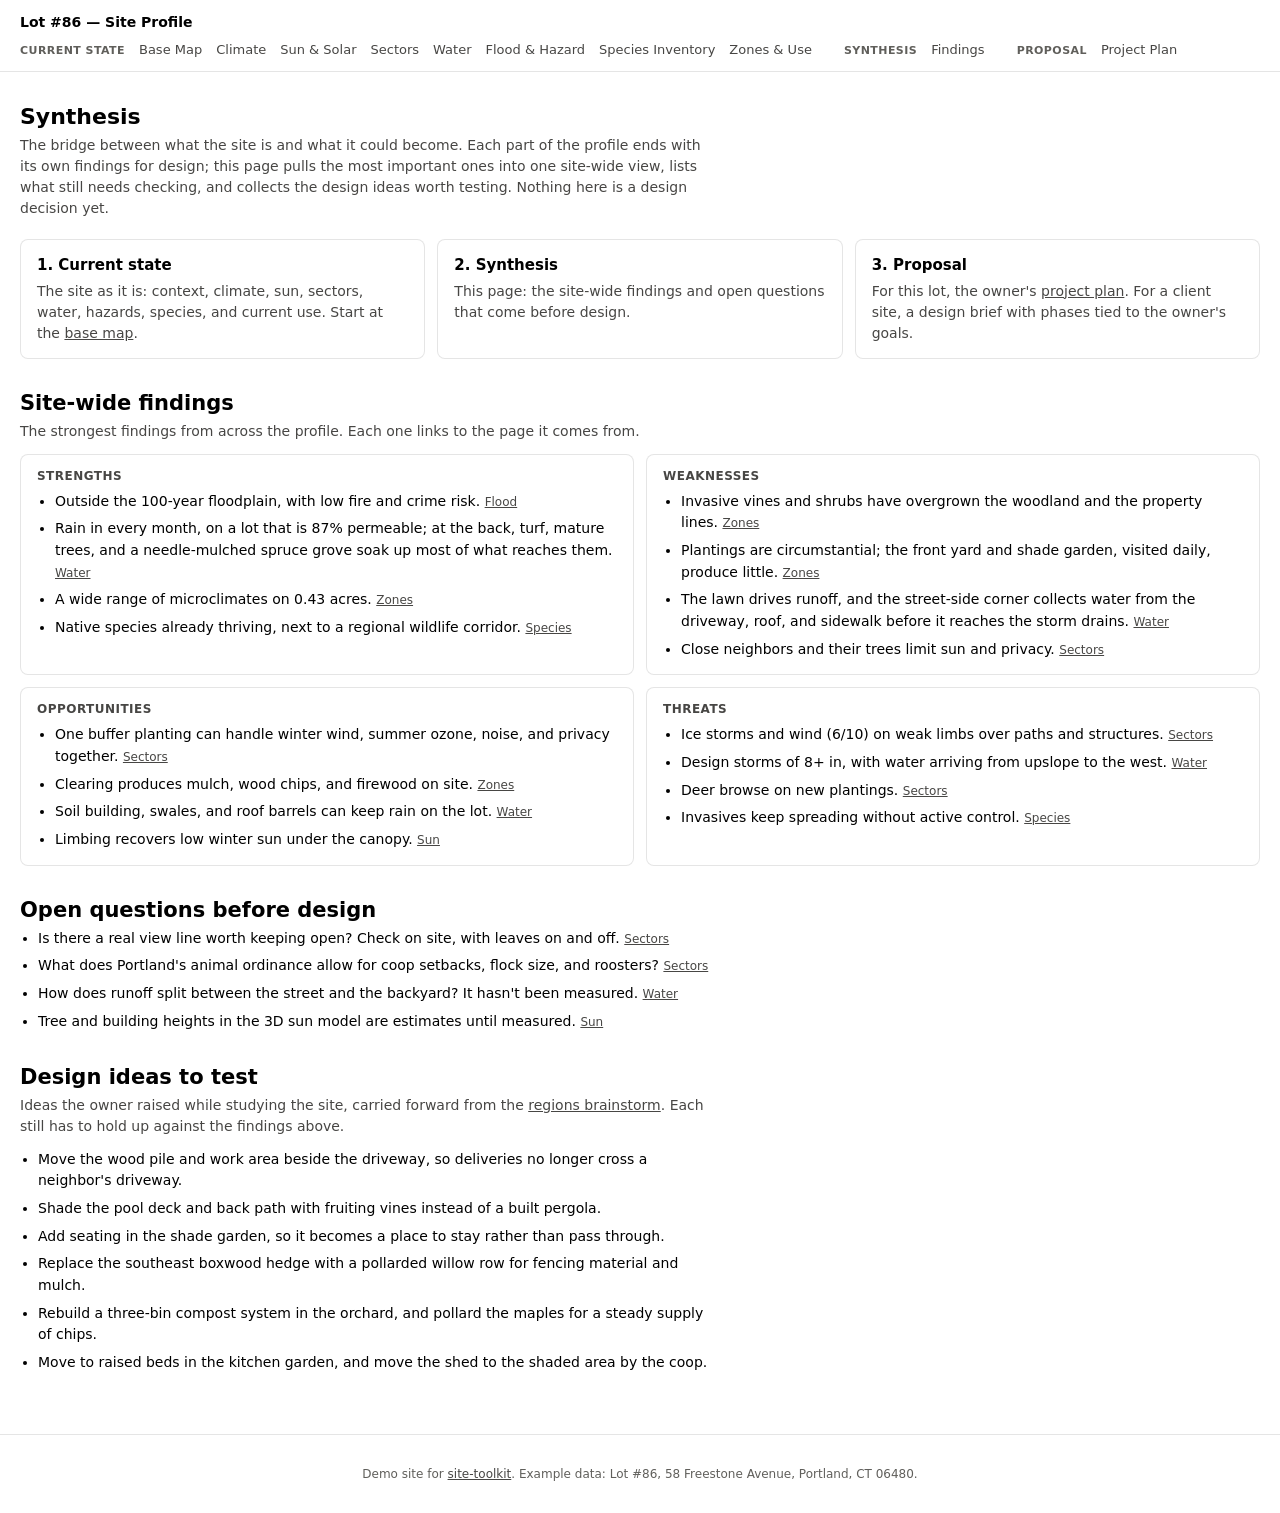
<file: docs/synthesis.html>
<!DOCTYPE html>
<html lang="en">
<head>
<meta charset="utf-8">
<meta name="viewport" content="width=device-width, initial-scale=1">
<title>Synthesis — Lot #86</title>
<link rel="stylesheet" href="assets/page-tokens.css">
<style>

  * { box-sizing: border-box; }
  body { margin: 0; }
  .viz-root {
    font-family: system-ui, -apple-system, "Segoe UI", sans-serif;
    background: var(--page);
    color: var(--text-primary);
    min-height: 100vh;
    padding: 32px 20px 60px;
  }
  .wrap { max-width: 1280px; margin: 0 auto; }
  h1 { font-size: 22px; font-weight: 600; margin: 0 0 6px; }
  .subhead { color: var(--text-secondary); font-size: 14px; line-height: 1.5; margin: 0 0 12px; max-width: 78ch; }
  .subhead a { color: inherit; }
  .sy-section { margin-top: 32px; }
  .sy-section h2 { font-size: 21px; font-weight: 600; margin: 0 0 6px; }
  .sy-steps { display: grid; grid-template-columns: repeat(3, minmax(0, 1fr)); gap: 12px; margin: 20px 0 0; padding: 0; list-style: none; }
  .sy-steps li { background: var(--surface-1); border: 1px solid var(--border); border-radius: 8px; padding: 14px 16px; font-size: 14px; line-height: 1.5; color: var(--text-secondary); }
  .sy-steps b { display: block; color: var(--text-primary); font-size: 15px; margin-bottom: 4px; }
  .sy-steps a { color: inherit; }
  .sy-grid { display: grid; grid-template-columns: repeat(2, minmax(0, 1fr)); gap: 12px; }
  @media (max-width: 720px) { .sy-grid, .sy-steps { grid-template-columns: 1fr; } }
  .sy-card { background: var(--surface-1); border: 1px solid var(--border); border-radius: 8px; padding: 14px 16px; }
  .sy-label { font-size: 12px; font-weight: 700; text-transform: uppercase; letter-spacing: 0.04em; color: var(--text-secondary); margin: 0 0 8px; }
  .sy-card ul, .sy-list { margin: 0; padding-left: 18px; font-size: 14px; line-height: 1.55; color: var(--text-primary); }
  .sy-card li + li, .sy-list li + li { margin-top: 6px; }
  .sy-list { max-width: 78ch; }
  .sy-src { font-size: 12px; color: var(--text-secondary); white-space: nowrap; }
</style>
</head>
<body>
<!-- NAV:START -->
<style>
  .site-nav {
    font-family: system-ui, -apple-system, "Segoe UI", sans-serif;
    display: flex; flex-wrap: wrap; align-items: center; justify-content: space-between;
    gap: 12px; padding: 14px 20px;
    background: var(--surface-1); border-bottom: 1px solid var(--border);
  }
  .site-nav__brand { font-weight: 600; font-size: 14px; color: var(--text-primary); text-decoration: none; }
  .site-nav__links { display: flex; gap: 10px 32px; flex-wrap: wrap; }
  .site-nav__links a { font-size: 13px; color: var(--text-secondary); text-decoration: none; }
  .site-nav__links a:hover { color: var(--text-primary); }
  .site-nav__group { display: flex; flex-wrap: wrap; align-items: baseline; gap: 6px 14px; }
  .site-nav__label { font-size: 11px; font-weight: 700; letter-spacing: 0.04em; text-transform: uppercase; color: var(--text-muted); }
</style>
<nav class="site-nav">
  <a class="site-nav__brand" href="index.html">Lot #86 — Site Profile</a>
  <div class="site-nav__links">
    <div class="site-nav__group">
      <span class="site-nav__label">Current state</span>
      <a href="base-map.html">Base Map</a>
      <a href="climate.html">Climate</a>
      <a href="sun-solar.html">Sun &amp; Solar</a>
      <a href="sectors.html">Sectors</a>
      <a href="water.html">Water</a>
      <a href="flood-hazard.html">Flood &amp; Hazard</a>
      <a href="species-inventory.html">Species Inventory</a>
      <a href="zones-design.html">Zones &amp; Use</a>
    </div>
    <div class="site-nav__group">
      <span class="site-nav__label">Synthesis</span>
      <a href="synthesis.html">Findings</a>
    </div>
    <div class="site-nav__group">
      <span class="site-nav__label">Proposal</span>
      <a href="project-plan.html">Project Plan</a>
    </div>
  </div>
</nav>
<!-- NAV:END -->
<div class="viz-root">
  <div class="wrap">
    <header>
      <h1>Synthesis</h1>
      <p class="subhead">The bridge between what the site is and what it could become. Each part of the profile ends with its own findings for design; this page pulls the most important ones into one site-wide view, lists what still needs checking, and collects the design ideas worth testing. Nothing here is a design decision yet.</p>
    </header>
    <ol class="sy-steps" aria-label="How the profile is organized">
      <li><b>1. Current state</b>The site as it is: context, climate, sun, sectors, water, hazards, species, and current use. Start at the <a href="base-map.html">base map</a>.</li>
      <li><b>2. Synthesis</b>This page: the site-wide findings and open questions that come before design.</li>
      <li><b>3. Proposal</b>For this lot, the owner's <a href="project-plan.html">project plan</a>. For a client site, a design brief with phases tied to the owner's goals.</li>
    </ol>

    <section class="sy-section" aria-labelledby="sy-swot">
      <h2 id="sy-swot">Site-wide findings</h2>
      <p class="subhead">The strongest findings from across the profile. Each one links to the page it comes from.</p>
      <div class="sy-grid">
      <div class="sy-card"><p class="sy-label">Strengths</p><ul><li>Outside the 100-year floodplain, with low fire and crime risk. <a class="sy-src" href="flood-hazard.html#findings">Flood</a></li><li>Rain in every month, on a lot that is 87% permeable; at the back, turf, mature trees, and a needle-mulched spruce grove soak up most of what reaches them. <a class="sy-src" href="water.html#findings">Water</a></li><li>A wide range of microclimates on 0.43 acres. <a class="sy-src" href="zones-design.html#findings">Zones</a></li><li>Native species already thriving, next to a regional wildlife corridor. <a class="sy-src" href="species-inventory.html#findings">Species</a></li></ul></div>
      <div class="sy-card"><p class="sy-label">Weaknesses</p><ul><li>Invasive vines and shrubs have overgrown the woodland and the property lines. <a class="sy-src" href="zones-design.html#findings">Zones</a></li><li>Plantings are circumstantial; the front yard and shade garden, visited daily, produce little. <a class="sy-src" href="zones-design.html#findings">Zones</a></li><li>The lawn drives runoff, and the street-side corner collects water from the driveway, roof, and sidewalk before it reaches the storm drains. <a class="sy-src" href="water.html#findings">Water</a></li><li>Close neighbors and their trees limit sun and privacy. <a class="sy-src" href="sectors.html#findings">Sectors</a></li></ul></div>
      <div class="sy-card"><p class="sy-label">Opportunities</p><ul><li>One buffer planting can handle winter wind, summer ozone, noise, and privacy together. <a class="sy-src" href="sectors.html#findings">Sectors</a></li><li>Clearing produces mulch, wood chips, and firewood on site. <a class="sy-src" href="zones-design.html#findings">Zones</a></li><li>Soil building, swales, and roof barrels can keep rain on the lot. <a class="sy-src" href="water.html#findings">Water</a></li><li>Limbing recovers low winter sun under the canopy. <a class="sy-src" href="sun-solar.html#findings">Sun</a></li></ul></div>
      <div class="sy-card"><p class="sy-label">Threats</p><ul><li>Ice storms and wind (6/10) on weak limbs over paths and structures. <a class="sy-src" href="sectors.html#findings">Sectors</a></li><li>Design storms of 8+ in, with water arriving from upslope to the west. <a class="sy-src" href="water.html#findings">Water</a></li><li>Deer browse on new plantings. <a class="sy-src" href="sectors.html#findings">Sectors</a></li><li>Invasives keep spreading without active control. <a class="sy-src" href="species-inventory.html#findings">Species</a></li></ul></div>
      </div>
    </section>

    <section class="sy-section" aria-labelledby="sy-open">
      <h2 id="sy-open">Open questions before design</h2>
      <ul class="sy-list">
        <li>Is there a real view line worth keeping open? Check on site, with leaves on and off. <a class="sy-src" href="sectors.html#views">Sectors</a></li>
        <li>What does Portland's animal ordinance allow for coop setbacks, flock size, and roosters? <a class="sy-src" href="sectors.html#social">Sectors</a></li>
        <li>How does runoff split between the street and the backyard? It hasn't been measured. <a class="sy-src" href="water.html#water-balance">Water</a></li>
        <li>Tree and building heights in the 3D sun model are estimates until measured. <a class="sy-src" href="sun-solar.html#sun-path-3d">Sun</a></li>
      </ul>
    </section>

    <section class="sy-section" aria-labelledby="sy-ideas">
      <h2 id="sy-ideas">Design ideas to test</h2>
      <p class="subhead">Ideas the owner raised while studying the site, carried forward from the <a href="zones-design.html#brainstorm">regions brainstorm</a>. Each still has to hold up against the findings above.</p>
      <ul class="sy-list">
        <li>Move the wood pile and work area beside the driveway, so deliveries no longer cross a neighbor's driveway.</li>
        <li>Shade the pool deck and back path with fruiting vines instead of a built pergola.</li>
        <li>Add seating in the shade garden, so it becomes a place to stay rather than pass through.</li>
        <li>Replace the southeast boxwood hedge with a pollarded willow row for fencing material and mulch.</li>
        <li>Rebuild a three-bin compost system in the orchard, and pollard the maples for a steady supply of chips.</li>
        <li>Move to raised beds in the kitchen garden, and move the shed to the shaded area by the coop.</li>
      </ul>
    </section>
  </div>
</div>
<!-- FOOTER:START -->
<style>
  .site-footer {
    font-family: system-ui, -apple-system, "Segoe UI", sans-serif;
    padding: 20px; text-align: center;
    font-size: 12px; color: var(--text-muted);
    background: var(--surface-1); border-top: 1px solid var(--border);
  }
  .site-footer a { color: var(--text-secondary); }
</style>
<footer class="site-footer">
  <p>Demo site for <a href="https://github.com/keser/site-toolkit">site-toolkit</a>.
    Example data: Lot #86, 58 Freestone Avenue, Portland, CT 06480.</p>
</footer>
<!-- FOOTER:END -->
</body>
</html>
</file>
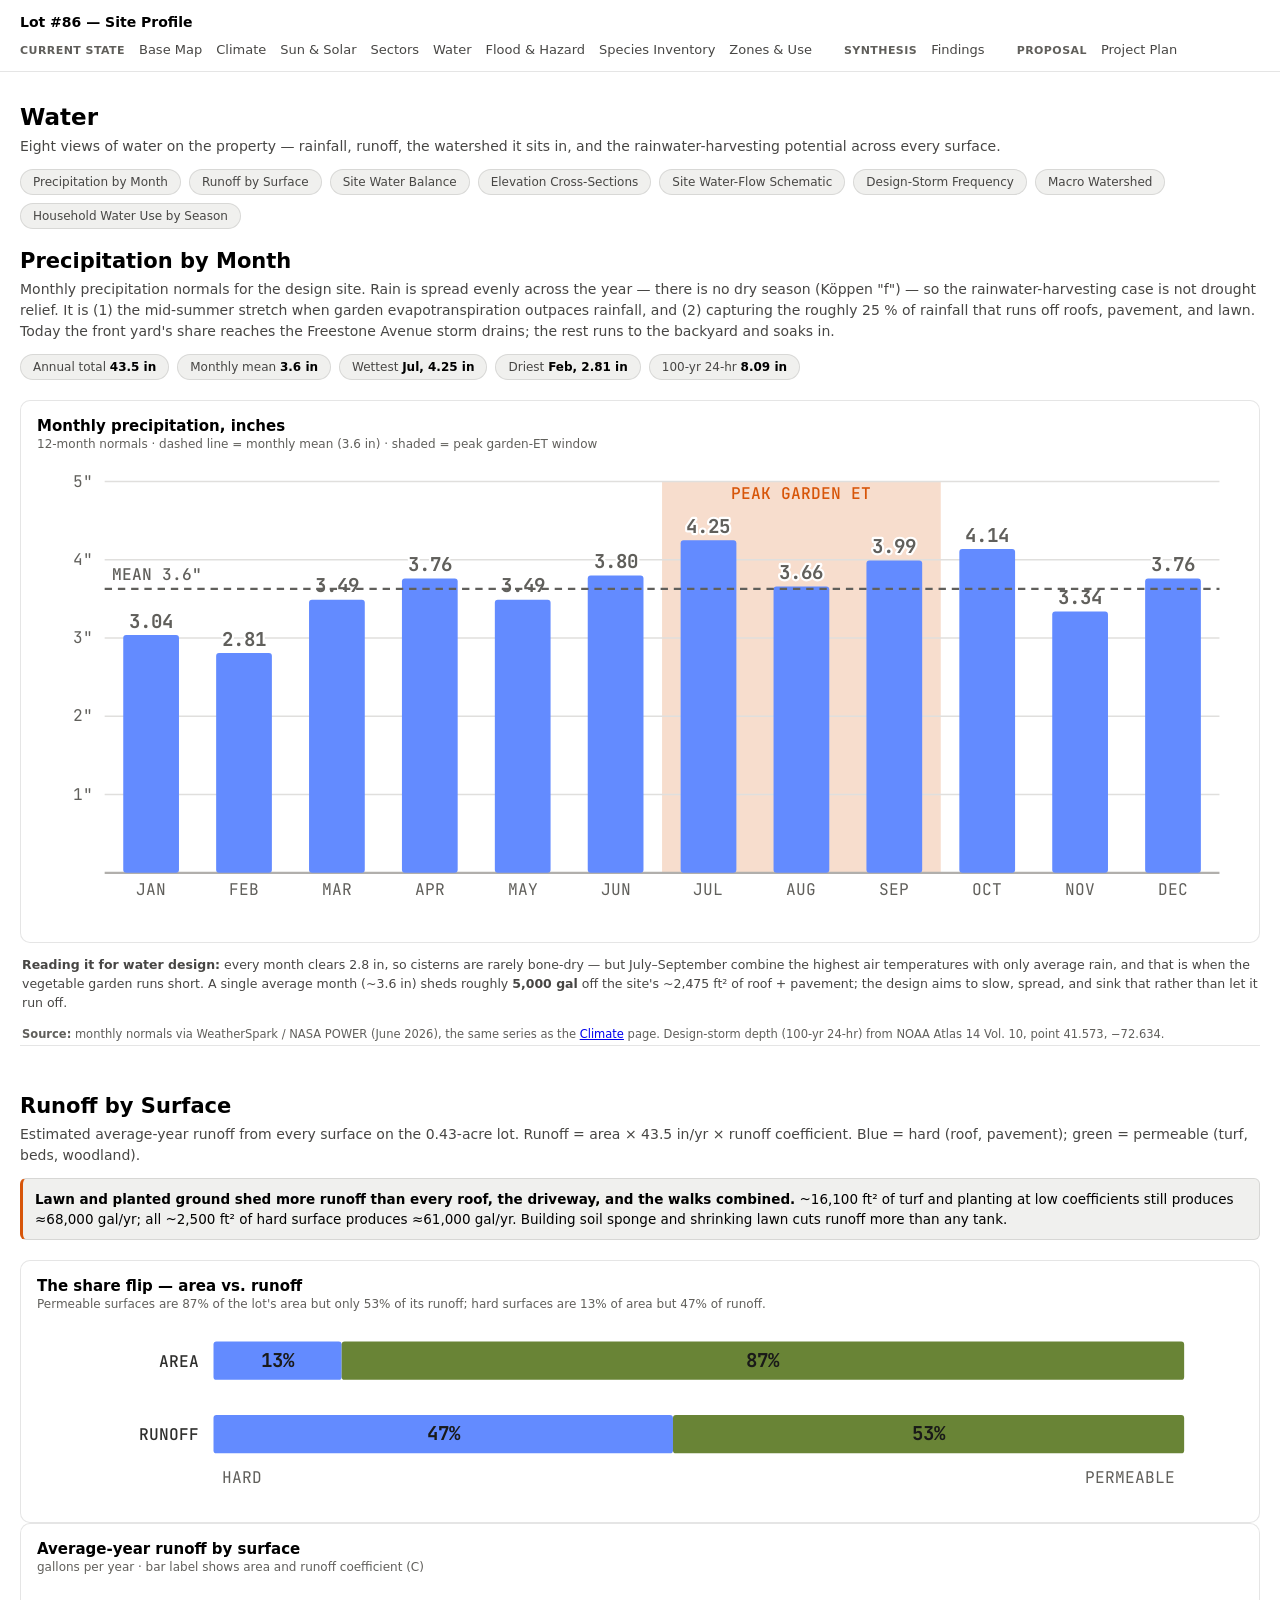
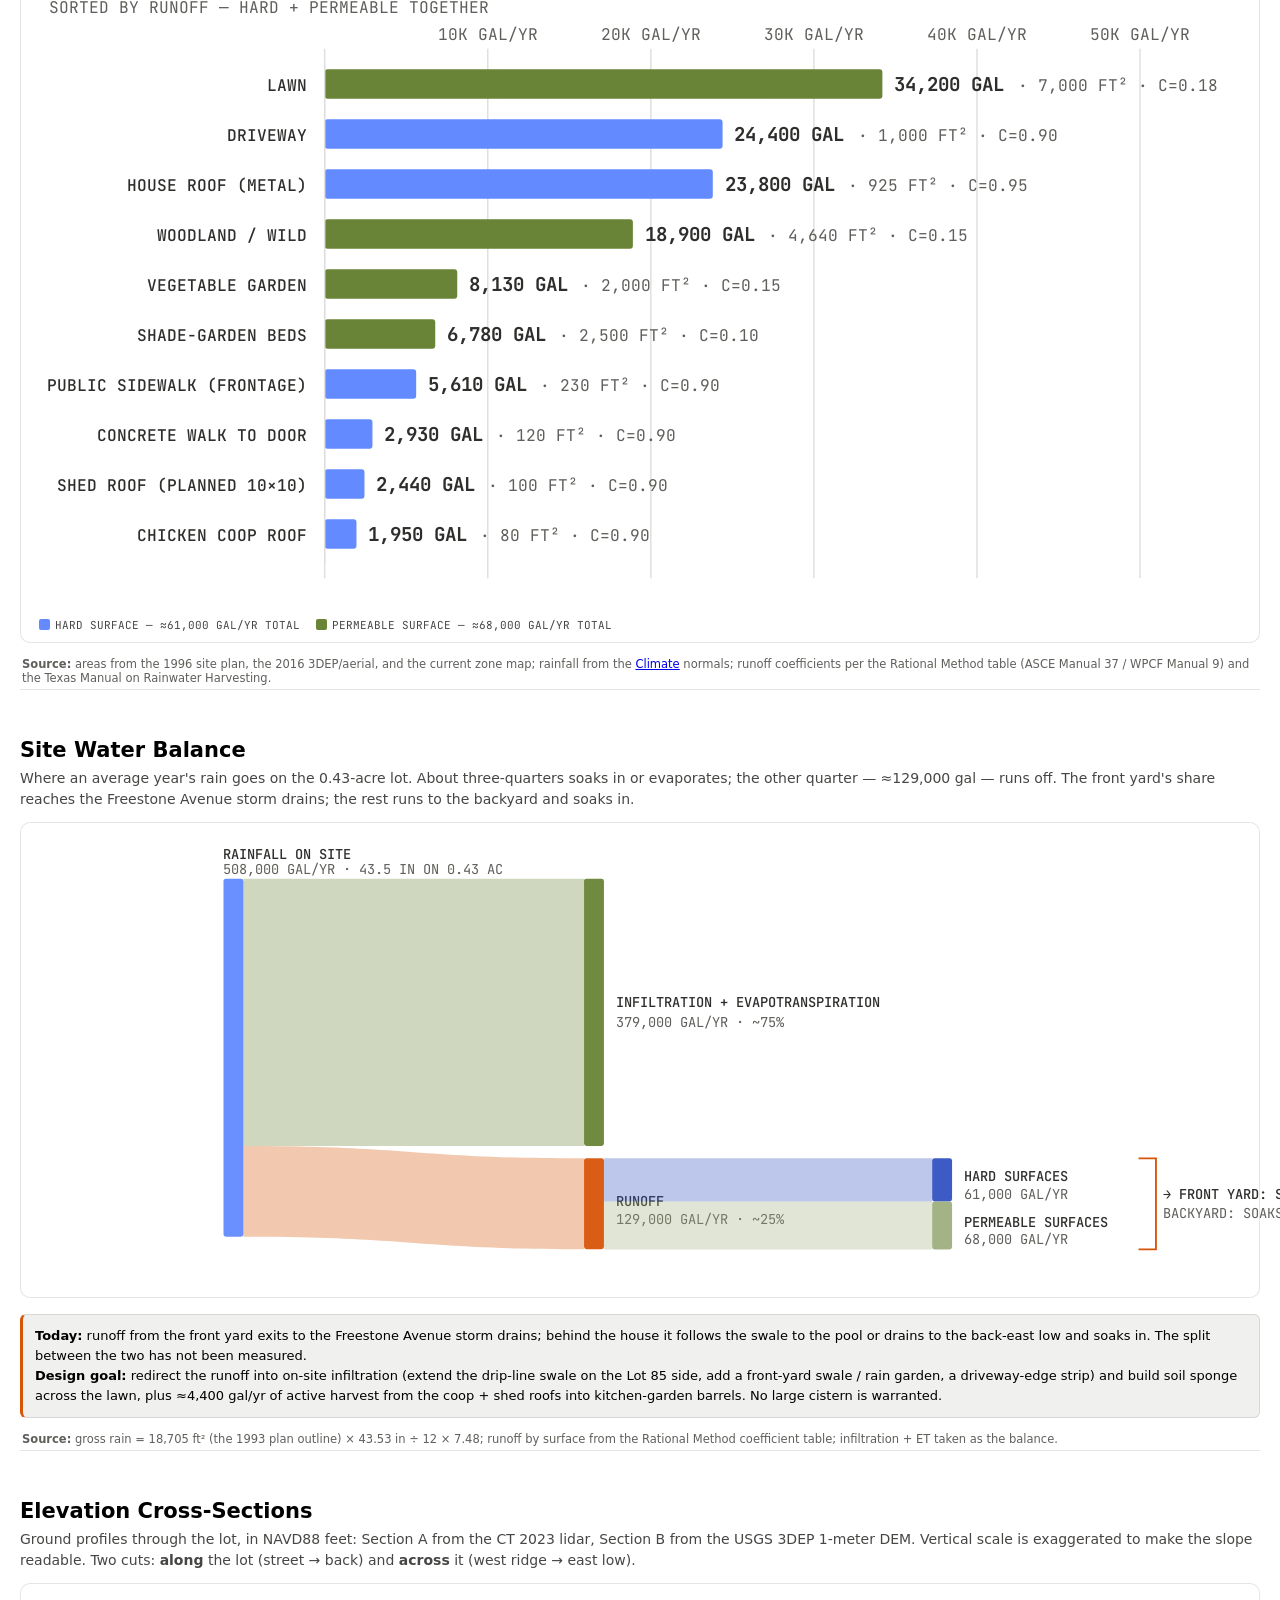
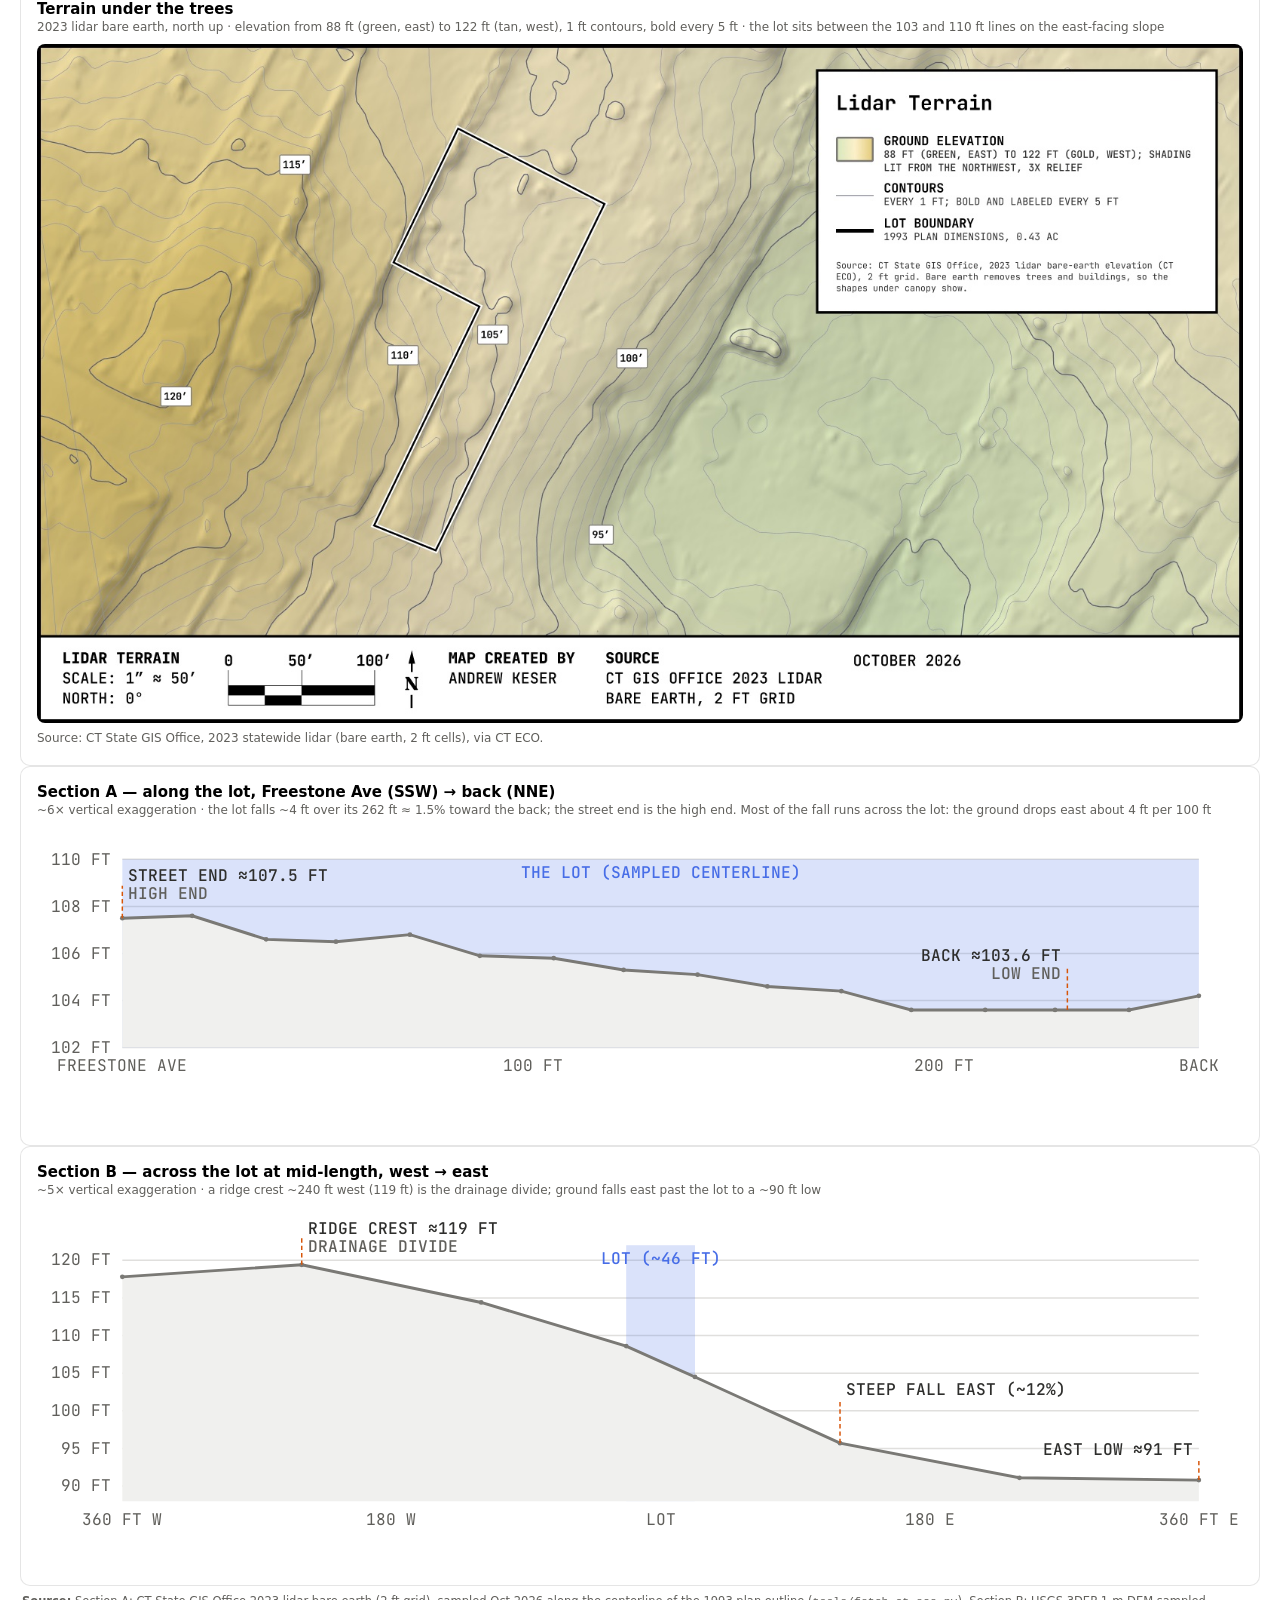
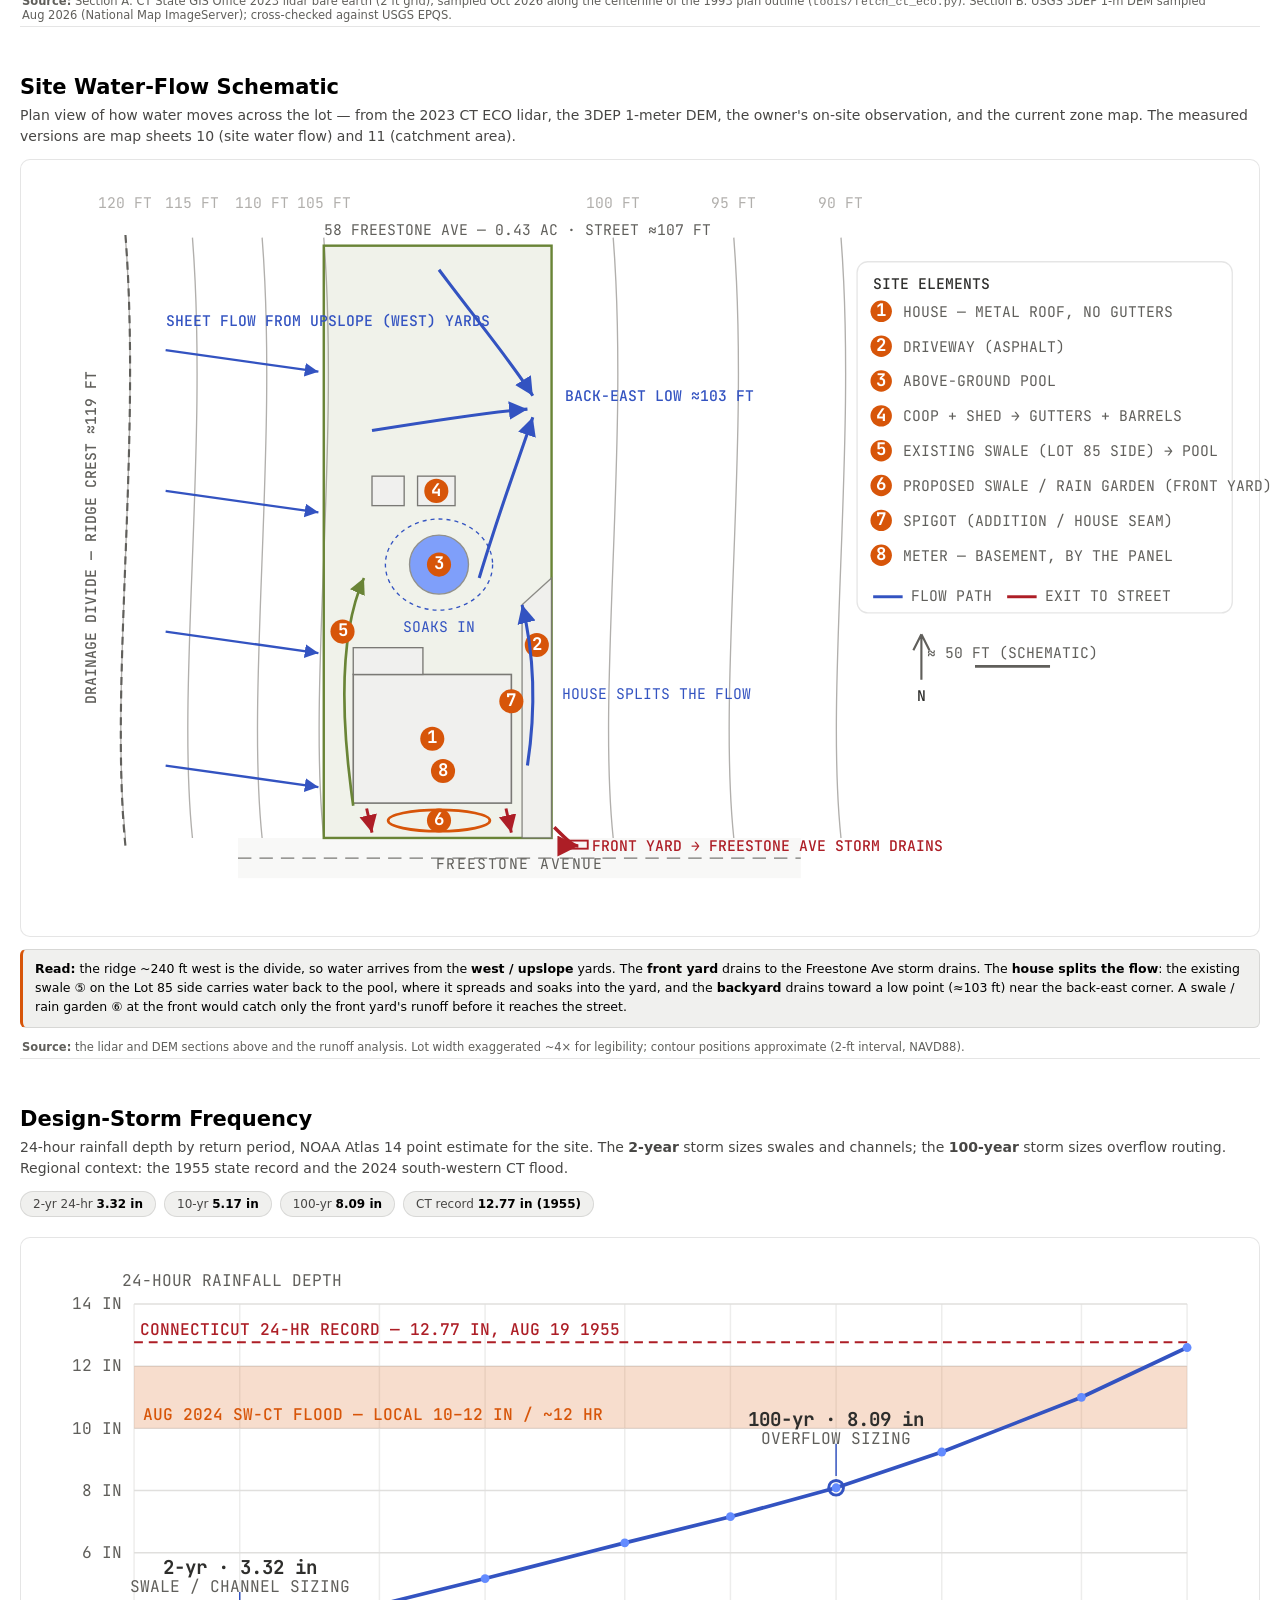
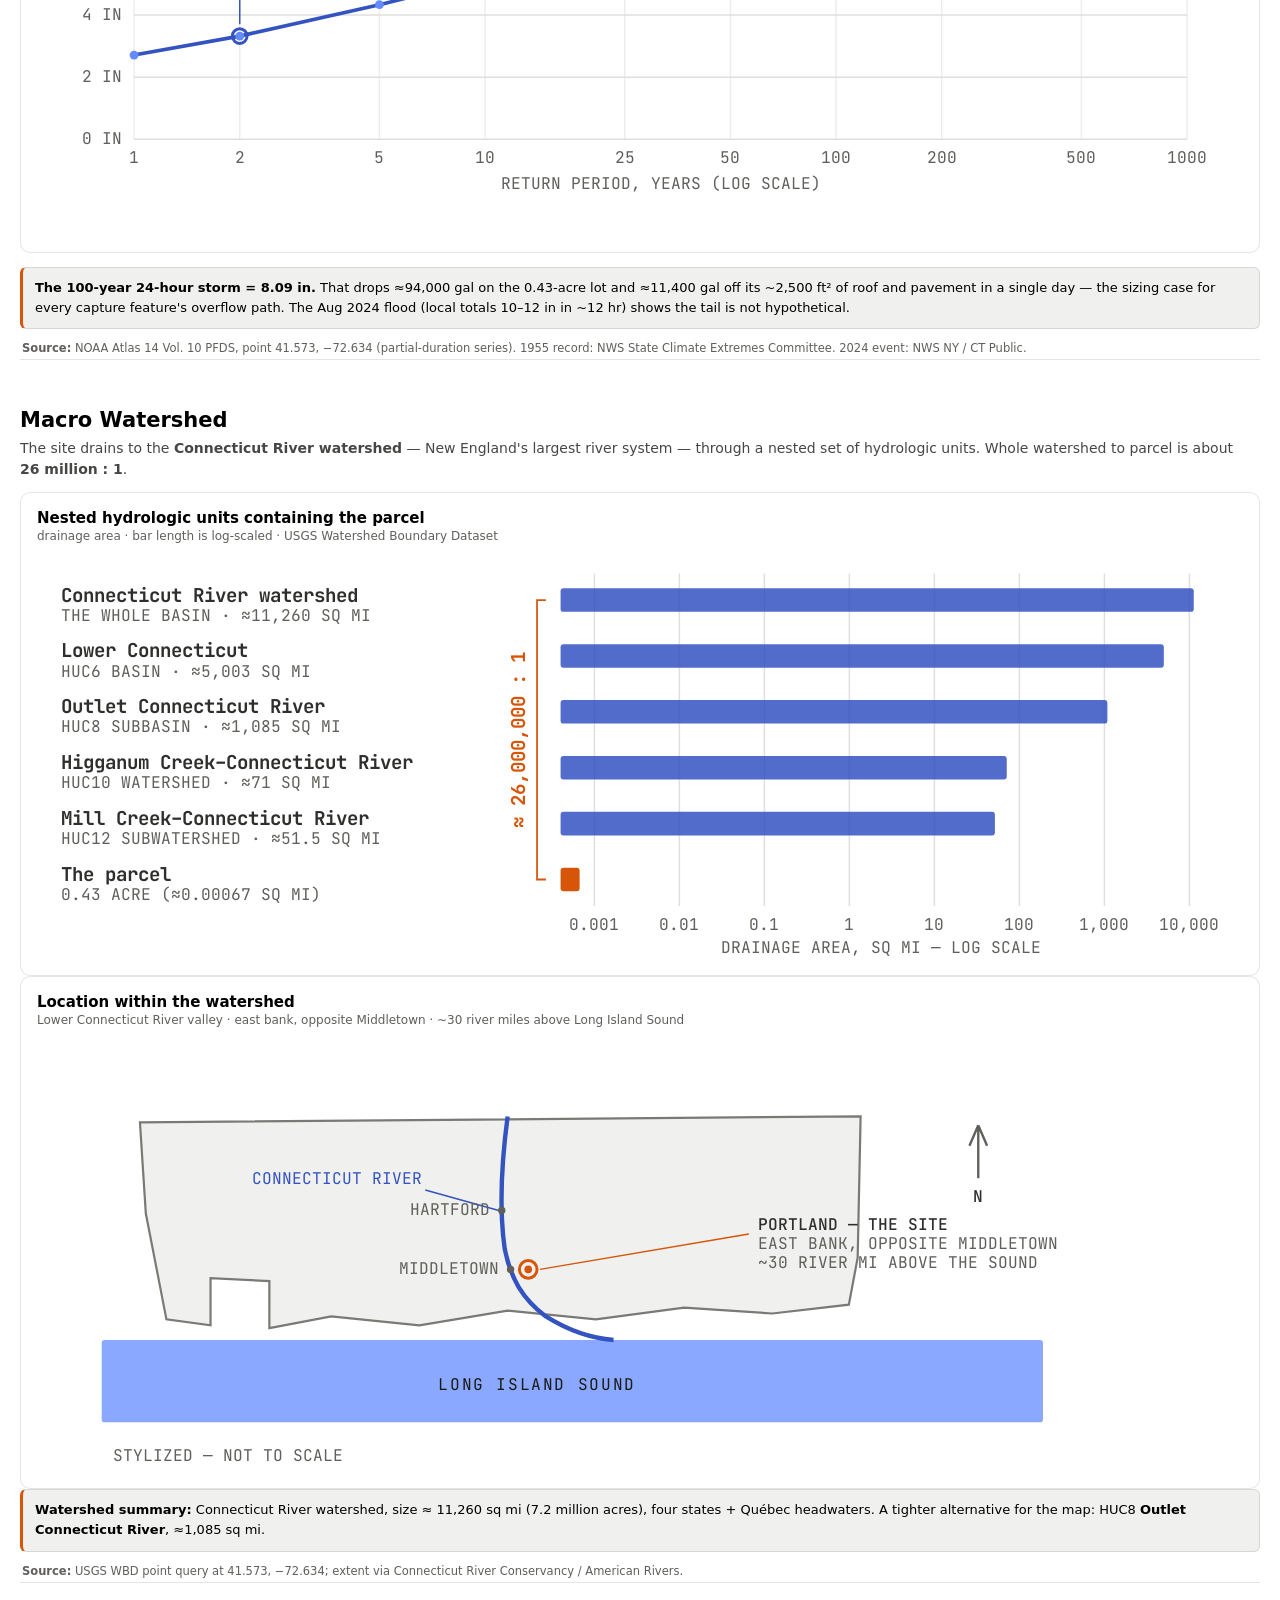
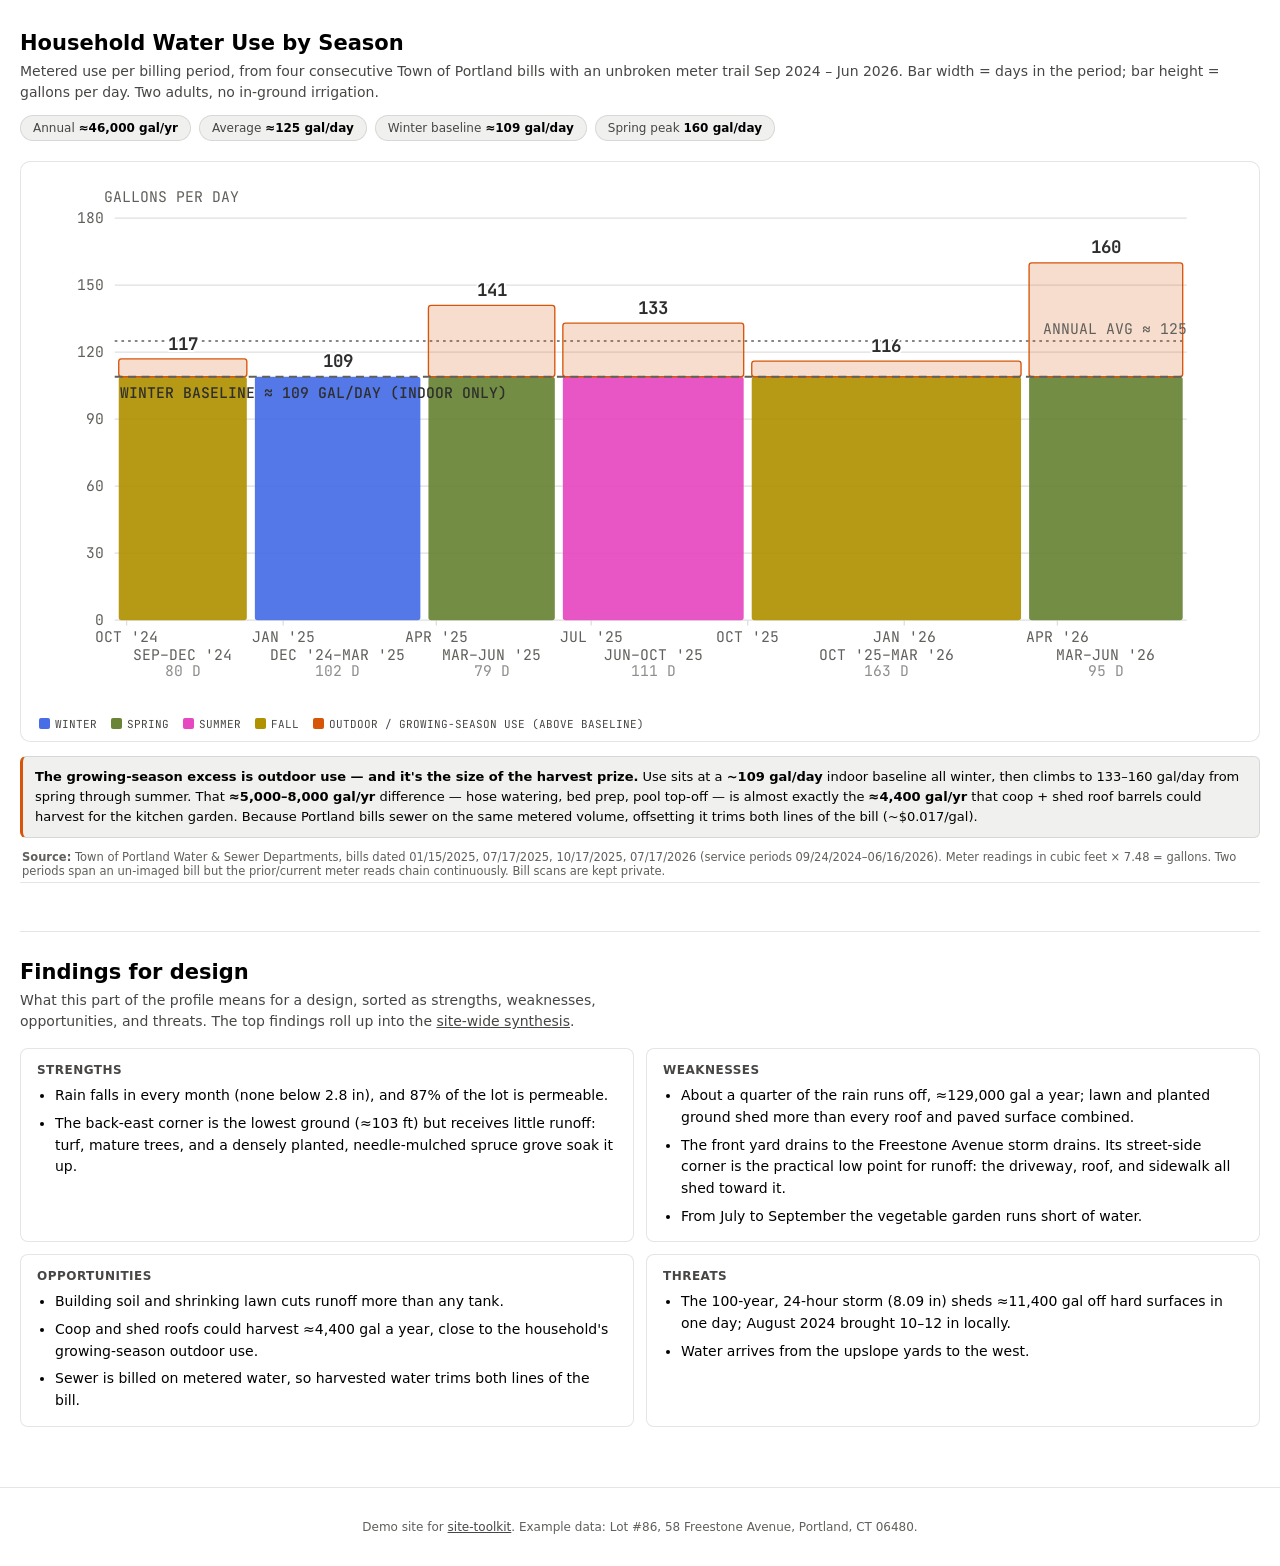
<file: docs/water.html>
<!DOCTYPE html>
<html lang="en">
<head>
<meta name="viewport" content="width=device-width, initial-scale=1">
<meta charset="UTF-8">
<title>Water — Lot #86</title>
<link rel="stylesheet" href="assets/chart-tokens.css">
<link rel="stylesheet" href="assets/page-tokens.css">
<style>
  * { box-sizing: border-box; }
  body { margin: 0; }
  .viz-root {
    font-family: system-ui, -apple-system, "Segoe UI", sans-serif;
    background: var(--page); color: var(--text-primary);
    min-height: 100vh; padding: 32px 20px 60px;
  }
  .wrap { max-width: 1280px; margin: 0 auto; }
  .section-title { font-size: 21px; font-weight: 600; margin: 0 0 6px; }
  .subhead { color: var(--text-secondary); font-size: 14px; line-height: 1.5; margin: 0 0 12px; }
  .badge-row { display: flex; flex-wrap: wrap; gap: 8px; margin-bottom: 20px; }
  .badge {
    background: var(--badge-bg); border: 1px solid var(--border); border-radius: 999px;
    padding: 5px 12px; font-size: 12px; color: var(--text-secondary);
    text-decoration: none;
  }
  .badge b { color: var(--text-primary); font-weight: 600; }
  a.badge:hover { border-color: var(--accent); color: var(--text-primary); }
  .panel {
    background: var(--surface-1); border: 1px solid var(--border);
    border-radius: 10px; padding: 16px 16px 10px;
  }
  .panel-title { font-size: 15px; font-weight: 600; margin: 0 0 2px; }
  .panel-sub { font-size: 12px; color: var(--text-muted); margin: 0 0 10px; }
  svg.chart { width: 100%; height: auto; display: block; overflow: visible; }
  section.page-section { margin-bottom: 48px; padding-bottom: 4px; border-bottom: 1px solid var(--border); }
  section.page-section:last-of-type { border-bottom: none; }

  /* ---- precipitation-by-month.html (precip-) ---- */
  .viz-root { --precip-band-et: var(--chart-emphasis-fill); --precip-band-et-line: var(--chart-emphasis); --precip-mean-line: var(--chart-neutral-reference); --precip-series-precip: var(--chart-water-rain); }
  .precip-ax { fill: var(--chart-neutral-label-muted); font: var(--chart-font-label); text-transform: uppercase; }
  .precip-val { fill: var(--chart-neutral-label-muted); font: var(--chart-font-value); paint-order: stroke; stroke: var(--surface-1); stroke-width: 3px; stroke-linejoin: round; }
  .precip-gl { stroke: var(--chart-neutral-grid); stroke-width: 1; }
  .precip-base { stroke: var(--chart-neutral-axis); stroke-width: 1.5; }
  .precip-mean { stroke: var(--precip-mean-line); stroke-width: 1.5; stroke-dasharray: 5 4; }
  .precip-mean-lbl { fill: var(--precip-mean-line); font: var(--chart-font-note); text-transform: uppercase; }
  .precip-et-band { fill: var(--precip-band-et); }
  .precip-et-lbl { fill: var(--precip-band-et-line); font: var(--chart-font-note); text-transform: uppercase; }
  .precip-note { font-size: 12.5px; color: var(--text-secondary); line-height: 1.55; margin: 12px 2px 0; }
  .precip-src { font-size: 11.5px; color: var(--text-muted); margin: 14px 2px 0; }

  /* ---- runoff-by-surface.html (runoff-) ---- */
  .viz-root { --runoff-hard: var(--chart-water-rain); --runoff-hard-2: var(--chart-water-flow); --runoff-perm: var(--chart-land-permeable); --runoff-perm-2: color-mix(in srgb, var(--chart-land-permeable) 75%, var(--chart-neutral-label)); --runoff-on-bar: var(--text-on-fill); }
  .runoff-axt { fill: var(--chart-neutral-label-muted); font: var(--chart-font-label); text-transform: uppercase; }
  .runoff-gl { stroke: var(--chart-neutral-grid); stroke-width: 1; }
  .runoff-headline { background: var(--badge-bg); border: 1px solid var(--border); border-left: 3px solid var(--accent); border-radius: 6px; padding: 10px 12px; font-size: 13.5px; line-height: 1.5; margin: 0 0 20px; }
  .runoff-headline b { color: var(--text-primary); }
  .runoff-lbl { fill: var(--chart-neutral-label-muted); font: var(--chart-font-label); text-transform: uppercase; }
  .runoff-lbl-b { fill: var(--chart-neutral-label); font: var(--chart-font-note); text-transform: uppercase; }
  .runoff-legend { display: flex; gap: 16px; color: var(--text-secondary); margin: 2px 2px 0; font: var(--chart-font-label); text-transform: uppercase; }
  .runoff-seclbl { fill: var(--chart-neutral-label-muted); font: var(--chart-font-label); text-transform: uppercase; }
  .runoff-sw { display: inline-block; width: 11px; height: 11px; border-radius: 2px; vertical-align: -1px; margin-right: 5px; }
  .runoff-val { fill: var(--chart-neutral-label); font: var(--chart-font-value); }
  .runoff-val-m2 { fill: var(--chart-neutral-label-muted); font: var(--chart-font-label); text-transform: uppercase; }
  .runoff-src { font-size: 11.5px; color: var(--text-muted); margin: 14px 2px 0; }

  /* ---- water-balance.html (wbal-) ---- */
  .viz-root { --wbal-hard: var(--chart-water-flow); --wbal-infil: var(--chart-land-permeable); --wbal-node: var(--chart-neutral-reference); --wbal-perm: color-mix(in srgb, var(--chart-land-permeable) 60%, var(--chart-neutral-surface)); --wbal-rain: var(--chart-water-rain); --wbal-runoff: var(--chart-emphasis); }
  .wbal-foot { background: var(--badge-bg); border: 1px solid var(--border); border-left: 3px solid var(--accent); border-radius: 6px; padding: 11px 12px; font-size: 13px; line-height: 1.55; margin: 16px 0 0; }
  .wbal-foot b { color: var(--text-primary); }
  .wbal-nlbl { fill: var(--chart-neutral-label); font: var(--chart-font-note); text-transform: uppercase; }
  .wbal-nsub { fill: var(--chart-neutral-label-muted); font: var(--chart-font-label); text-transform: uppercase; }
  .wbal-src { font-size: 11.5px; color: var(--text-muted); margin: 14px 2px 0; }

  /* ---- elevation-sections.html (elev-) ---- */
  .viz-root { --elev-divide: var(--chart-emphasis); --elev-ground: var(--chart-land-ground); --elev-ground-fill: var(--chart-neutral-surface); --elev-lot: var(--chart-focus-fill); --elev-lot-line: var(--chart-focus); }
  .elev-axt { fill: var(--chart-neutral-label-muted); font: var(--chart-font-label); text-transform: uppercase; }
  .elev-gl { stroke: var(--chart-neutral-grid); stroke-width: 1; }
  .elev-note { fill: var(--chart-neutral-label-muted); font: var(--chart-font-note); text-transform: uppercase; }
  .elev-note-b { fill: var(--chart-neutral-label); font: var(--chart-font-note); text-transform: uppercase; }
  .elev-src { font-size: 11.5px; color: var(--text-muted); margin: 8px 2px 0; }

  /* ---- site-flow-schematic.html (flow-) ---- */
  .viz-root { --flow-contour: var(--chart-neutral-axis); --flow-divide: var(--chart-neutral-reference); --flow-exit: var(--chart-alert); --flow-flow: var(--chart-water-flow); --flow-lot: color-mix(in srgb, var(--chart-land-permeable) 10%, transparent); --flow-lot-line: var(--chart-land-permeable); --flow-pool: var(--chart-water-rain); --flow-struct: var(--chart-neutral-surface); --flow-struct-line: var(--chart-land-ground); --flow-swale-new: var(--chart-emphasis); --flow-swale-old: var(--chart-land-permeable); --flow-num-fg: #fff; }
  .flow-cl { fill: var(--flow-contour); font: var(--chart-font-label); text-transform: uppercase; }
  .flow-lbl { fill: var(--chart-neutral-label); font: var(--chart-font-label); text-transform: uppercase; }
  .flow-lbl-b { fill: var(--chart-neutral-label); font: var(--chart-font-note); text-transform: uppercase; }
  .flow-lbl-m { fill: var(--chart-neutral-label-muted); font: var(--chart-font-label); text-transform: uppercase; }
  .flow-note { background: var(--badge-bg); border: 1px solid var(--border); border-left: 3px solid var(--accent); border-radius: 6px; padding: 10px 12px; font-size: 12.5px; line-height: 1.5; margin: 12px 0 0; }
  .flow-note b { color: var(--text-primary); }
  .flow-num { fill: var(--flow-num-fg); font: var(--chart-font-value); }
  .flow-src { font-size: 11.5px; color: var(--text-muted); margin: 12px 2px 0; }

  /* ---- design-storm-frequency.html (storm-) ---- */
  .viz-root { --storm-curve: var(--chart-water-flow); --storm-curve-dot: var(--chart-water-rain); --storm-evt: var(--chart-emphasis-fill); --storm-evt-line: var(--chart-emphasis); --storm-rec: var(--chart-alert); }
  .storm-axl { fill: var(--chart-neutral-label-muted); font: var(--chart-font-label); text-transform: uppercase; }
  .storm-axt { fill: var(--chart-neutral-label-muted); font: var(--chart-font-label); text-transform: uppercase; }
  .storm-dot-lbl { fill: var(--chart-neutral-label); font: var(--chart-font-value); }
  .storm-ann { font: var(--chart-font-note); text-transform: uppercase; }
  .storm-gl { stroke: var(--chart-neutral-grid); stroke-width: 1; }
  .storm-note { background: var(--badge-bg); border: 1px solid var(--border); border-left: 3px solid var(--accent); border-radius: 6px; padding: 10px 12px; font-size: 13px; line-height: 1.55; margin: 14px 0 0; }
  .storm-note b { color: var(--text-primary); }
  .storm-src { font-size: 11.5px; color: var(--text-muted); margin: 12px 2px 0; }

  /* ---- macro-watershed-scale.html (shed-) ---- */
  .viz-root { --shed-land: var(--chart-neutral-surface); --shed-land-line: var(--chart-land-ground); --shed-river: var(--chart-water-flow); --shed-site: var(--chart-emphasis); --shed-water: var(--chart-water-rain); --shed-on-water: var(--text-on-fill); }
  .shed-axt { fill: var(--chart-neutral-label-muted); font: var(--chart-font-label); text-transform: uppercase; }
  .shed-maplbl { fill: var(--chart-neutral-label-muted); font: var(--chart-font-label); text-transform: uppercase; }
  .shed-maplbl-b { fill: var(--chart-neutral-label); font: var(--chart-font-note); text-transform: uppercase; }
  .shed-note { background: var(--badge-bg); border: 1px solid var(--border); border-left: 3px solid var(--accent); border-radius: 6px; padding: 10px 12px; font-size: 13px; line-height: 1.55; margin: 0 0 4px; }
  .shed-note b { color: var(--text-primary); }
  .shed-rd { fill: var(--chart-neutral-label-muted); font: var(--chart-font-label); text-transform: uppercase; }
  .shed-rn { fill: var(--chart-neutral-label); font: var(--chart-font-value); }
  .shed-src { font-size: 11.5px; color: var(--text-muted); margin: 12px 2px 0; }

  /* ---- water-use-by-season.html (wuse-) ---- */
  .viz-root { --wuse-base: var(--chart-neutral-reference); --wuse-excess: var(--chart-emphasis-fill); --wuse-excess-line: var(--chart-emphasis); --wuse-fall: var(--chart-season-fall); --wuse-spring: var(--chart-season-spring); --wuse-summer: var(--chart-season-summer); --wuse-winter: var(--chart-season-winter); }
  .wuse-axl { fill: var(--chart-neutral-label-muted); font: var(--chart-font-label); text-transform: uppercase; }
  .wuse-axt { fill: var(--chart-neutral-label-muted); font: var(--chart-font-label); text-transform: uppercase; }
  .wuse-dot-lbl { fill: var(--chart-neutral-label); font: var(--chart-font-value); }
  .wuse-ann { fill: var(--chart-neutral-label); font: var(--chart-font-note); text-transform: uppercase; }
  .wuse-gl { stroke: var(--chart-neutral-grid); stroke-width: 1; }
  .wuse-legend { display: flex; flex-wrap: wrap; gap: 14px; color: var(--text-secondary); margin: 4px 2px 0; font: var(--chart-font-label); text-transform: uppercase; }
  .wuse-note { background: var(--badge-bg); border: 1px solid var(--border); border-left: 3px solid var(--accent); border-radius: 6px; padding: 10px 12px; font-size: 13px; line-height: 1.55; margin: 14px 0 0; }
  .wuse-note b { color: var(--text-primary); }
  .wuse-seclbl { fill: var(--chart-neutral-label-muted); font: var(--chart-font-label); text-transform: uppercase; }
  .wuse-src { font-size: 11.5px; color: var(--text-muted); margin: 12px 2px 0; }
  .wuse-sw { display: inline-block; width: 11px; height: 11px; border-radius: 2px; vertical-align: -1px; margin-right: 5px; }
  .wuse-val { fill: var(--chart-neutral-label); font: var(--chart-font-value); paint-order: stroke; stroke: var(--surface-1); stroke-width: 3px; stroke-linejoin: round; }
</style>
</head>
<body>
<!-- NAV:START -->
<style>
  .site-nav {
    font-family: system-ui, -apple-system, "Segoe UI", sans-serif;
    display: flex; flex-wrap: wrap; align-items: center; justify-content: space-between;
    gap: 12px; padding: 14px 20px;
    background: var(--surface-1); border-bottom: 1px solid var(--border);
  }
  .site-nav__brand { font-weight: 600; font-size: 14px; color: var(--text-primary); text-decoration: none; }
  .site-nav__links { display: flex; gap: 10px 32px; flex-wrap: wrap; }
  .site-nav__links a { font-size: 13px; color: var(--text-secondary); text-decoration: none; }
  .site-nav__links a:hover { color: var(--text-primary); }
  .site-nav__group { display: flex; flex-wrap: wrap; align-items: baseline; gap: 6px 14px; }
  .site-nav__label { font-size: 11px; font-weight: 700; letter-spacing: 0.04em; text-transform: uppercase; color: var(--text-muted); }
</style>
<nav class="site-nav">
  <a class="site-nav__brand" href="index.html">Lot #86 — Site Profile</a>
  <div class="site-nav__links">
    <div class="site-nav__group">
      <span class="site-nav__label">Current state</span>
      <a href="base-map.html">Base Map</a>
      <a href="climate.html">Climate</a>
      <a href="sun-solar.html">Sun &amp; Solar</a>
      <a href="sectors.html">Sectors</a>
      <a href="water.html">Water</a>
      <a href="flood-hazard.html">Flood &amp; Hazard</a>
      <a href="species-inventory.html">Species Inventory</a>
      <a href="zones-design.html">Zones &amp; Use</a>
    </div>
    <div class="site-nav__group">
      <span class="site-nav__label">Synthesis</span>
      <a href="synthesis.html">Findings</a>
    </div>
    <div class="site-nav__group">
      <span class="site-nav__label">Proposal</span>
      <a href="project-plan.html">Project Plan</a>
    </div>
  </div>
</nav>
<!-- NAV:END -->
<div class="viz-root"><div class="wrap">
  <header>
    <h1 class="section-title" style="font-size:23px;">Water</h1>
    <p class="subhead">Eight views of water on the property — rainfall, runoff, the watershed it sits in, and the rainwater-harvesting potential across every surface.</p>
    <div class="badge-row" id="section-nav">
      <a class="badge" href="#precipitation">Precipitation by Month</a>
      <a class="badge" href="#runoff">Runoff by Surface</a>
      <a class="badge" href="#water-balance">Site Water Balance</a>
      <a class="badge" href="#elevation">Elevation Cross-Sections</a>
      <a class="badge" href="#flow-schematic">Site Water-Flow Schematic</a>
      <a class="badge" href="#design-storm">Design-Storm Frequency</a>
      <a class="badge" href="#watershed">Macro Watershed</a>
      <a class="badge" href="#water-use">Household Water Use by Season</a>
    </div>
  </header>

  <section class="page-section" id="precipitation">
    <h2 class="section-title">Precipitation by Month</h2>
    <p class="subhead">
      Monthly precipitation normals for the design site. Rain is spread evenly across the
      year — there is no dry season (Köppen&nbsp;"f") — so the rainwater-harvesting case
      is not drought relief. It is (1)&nbsp;the mid-summer stretch when garden
      evapotranspiration outpaces rainfall, and (2)&nbsp;capturing the roughly 25&nbsp;% of
      rainfall that runs off roofs, pavement, and lawn. Today the front yard's share reaches the
      Freestone&nbsp;Avenue storm drains; the rest runs to the backyard and soaks in.
    </p>

    <div class="badge-row">
      <span class="badge">Annual total <b>43.5&nbsp;in</b></span>
      <span class="badge">Monthly mean <b>3.6&nbsp;in</b></span>
      <span class="badge">Wettest <b>Jul, 4.25&nbsp;in</b></span>
      <span class="badge">Driest <b>Feb, 2.81&nbsp;in</b></span>
      <span class="badge">100-yr 24-hr <b>8.09&nbsp;in</b></span>
    </div>

    <div class="panel">
      <div class="panel-title">Monthly precipitation, inches</div>
      <div class="panel-sub">12-month normals · dashed line = monthly mean (3.6&nbsp;in) · shaded = peak garden-ET window</div>
      <svg class="chart" id="precip-chart" viewBox="0 0 820 320" role="img"
           aria-label="Bar chart of monthly precipitation for Portland, Connecticut. Values range from 2.81 inches in February to 4.25 inches in July; annual total 43.5 inches.">
      </svg>
    </div>

    <p class="precip-note">
      <b>Reading it for water design:</b> every month clears 2.8&nbsp;in, so cisterns are
      rarely bone-dry — but July–September combine the highest air temperatures with only
      average rain, and that is when the vegetable garden runs short. A single
      average month (~3.6&nbsp;in) sheds roughly <b>5,000&nbsp;gal</b> off the site's
      ~2,475&nbsp;ft² of roof + pavement; the design aims to slow, spread, and sink that
      rather than let it run off.
    </p>

    <p class="precip-src">
      <b>Source:</b> monthly normals via WeatherSpark / NASA&nbsp;POWER (June&nbsp;2026), the same
      series as the <a href="climate.html">Climate</a> page.
      Design-storm depth (100-yr 24-hr) from NOAA&nbsp;Atlas&nbsp;14 Vol.&nbsp;10, point
      41.573,&nbsp;−72.634.
    </p>
  </section>

  <section class="page-section" id="runoff">
    <h2 class="section-title">Runoff by Surface</h2>
    <p class="subhead">Estimated average-year runoff from every surface on the 0.43-acre lot.
      Runoff&nbsp;=&nbsp;area&nbsp;×&nbsp;43.5&nbsp;in/yr&nbsp;×&nbsp;runoff&nbsp;coefficient. Blue&nbsp;= hard
      (roof, pavement); green&nbsp;= permeable (turf, beds, woodland).</p>

    <div class="runoff-headline">
      <b>Lawn and planted ground shed more runoff than every roof, the driveway, and the walks combined.</b>
      ~16,100&nbsp;ft² of turf and planting at low coefficients still produces ≈68,000&nbsp;gal/yr;
      all ~2,500&nbsp;ft² of hard surface produces ≈61,000&nbsp;gal/yr. Building soil sponge and
      shrinking lawn cuts runoff more than any tank.
    </div>

    <div class="panel">
      <div class="panel-title">The share flip — area vs. runoff</div>
      <div class="panel-sub">Permeable surfaces are 87% of the lot's area but only 53% of its runoff; hard surfaces are 13% of area but 47% of runoff.</div>
      <svg class="chart" id="runoff-flip" viewBox="0 0 820 130" role="img" aria-label="Two stacked bars comparing area share and runoff share for hard versus permeable surfaces."></svg>
    </div>

    <div class="panel">
      <div class="panel-title">Average-year runoff by surface</div>
      <div class="panel-sub">gallons per year · bar label shows area and runoff coefficient (C)</div>
      <svg class="chart" id="runoff-bars" viewBox="0 0 820 430" role="img" aria-label="Horizontal bar chart of annual runoff volume for each surface type, grouped into hard and permeable surfaces."></svg>
      <div class="runoff-legend">
        <span><span class="runoff-sw" style="background:var(--runoff-hard)"></span>Hard surface — ≈61,000 gal/yr total</span>
        <span><span class="runoff-sw" style="background:var(--runoff-perm)"></span>Permeable surface — ≈68,000 gal/yr total</span>
      </div>
    </div>

    <p class="runoff-src"><b>Source:</b> areas from the 1996 site plan, the 2016 3DEP/aerial, and the current zone map;
      rainfall from the <a href="climate.html">Climate</a> normals; runoff coefficients per the Rational Method table
      (ASCE Manual&nbsp;37 / WPCF Manual&nbsp;9) and the Texas Manual on Rainwater Harvesting.</p>
  </section>

  <section class="page-section" id="water-balance">
    <h2 class="section-title">Site Water Balance</h2>
    <p class="subhead">Where an average year's rain goes on the 0.43-acre lot. About three-quarters
      soaks in or evaporates; the other quarter — ≈129,000&nbsp;gal — runs off. The front yard's share reaches the
      Freestone&nbsp;Avenue storm drains; the rest runs to the backyard and soaks in.</p>

    <div class="panel">
      <svg class="chart" id="wbal-chart" viewBox="0 0 970 360" role="img"
        aria-label="Sankey diagram: 508,000 gallons per year of rainfall splits into 379,000 gallons infiltration and evapotranspiration and 129,000 gallons runoff; runoff splits into 61,000 gallons from hard surfaces and 68,000 gallons from permeable surfaces.">
      </svg>
    </div>

    <div class="wbal-foot">
      <b>Today:</b> runoff from the front yard exits to the Freestone&nbsp;Avenue storm drains; behind the
      house it follows the swale to the pool or drains to the back-east low and soaks in. The split
      between the two has not been measured.<br>
      <b>Design goal:</b> redirect the runoff into on-site infiltration (extend the drip-line
      swale on the Lot&nbsp;85 side, add a front-yard swale / rain garden, a driveway-edge strip) and build soil sponge
      across the lawn, plus ≈4,400&nbsp;gal/yr of active harvest from the coop + shed roofs into
      kitchen-garden barrels. No large cistern is warranted.
    </div>

    <p class="wbal-src"><b>Source:</b> gross rain = 18,705&nbsp;ft² (the 1993 plan outline) × 43.53&nbsp;in ÷ 12 × 7.48; runoff by surface from the Rational Method
      coefficient table; infiltration + ET taken as the balance.</p>
  </section>

  <section class="page-section" id="elevation">
    <h2 class="section-title">Elevation Cross-Sections</h2>
    <p class="subhead">Ground profiles through the lot, in NAVD88 feet: Section A from the CT 2023 lidar, Section B from the USGS 3DEP 1-meter DEM.
      Vertical scale is exaggerated to make the slope readable. Two cuts: <b>along</b> the lot
      (street&nbsp;→&nbsp;back) and <b>across</b> it (west ridge&nbsp;→&nbsp;east low).</p>

    <div class="panel">
      <div class="panel-title">Terrain under the trees</div>
      <div class="panel-sub">2023 lidar bare earth, north up · elevation from 88&nbsp;ft (green, east) to 122&nbsp;ft (tan, west), 1&nbsp;ft contours, bold every 5&nbsp;ft · the lot sits between the 103 and 110&nbsp;ft lines on the east-facing slope</div>
      <a href="assets/context-terrain.jpg" title="Open the full-size map"><img src="assets/context-terrain.jpg" alt="Lidar terrain map of the lot and its surroundings: elevation tint, hillshade and 1-foot contours, with the lot outlined between the 103 and 110 foot contours" width="1600" height="900" style="width:100%;height:auto;border-radius:8px;margin-top:8px;display:block;"></a>
      <div class="panel-sub" style="margin-top:8px;">Source: CT State GIS Office, 2023 statewide lidar (bare earth, 2&nbsp;ft cells), via CT ECO.</div>
    </div>

    <div class="panel">
      <div class="panel-title">Section A — along the lot, Freestone&nbsp;Ave (SSW) → back (NNE)</div>
      <div class="panel-sub">~6× vertical exaggeration · the lot falls ~4&nbsp;ft over its 262&nbsp;ft ≈ 1.5% toward the back; the street end is the high end. Most of the fall runs across the lot: the ground drops east about 4&nbsp;ft per 100&nbsp;ft</div>
      <svg class="chart" id="elev-secA" viewBox="0 0 820 210" role="img" aria-label="Elevation profile along the lot centerline: about 107.5 feet at the street falling gently to about 103.6 feet toward the back."></svg>
    </div>

    <div class="panel">
      <div class="panel-title">Section B — across the lot at mid-length, west → east</div>
      <div class="panel-sub">~5× vertical exaggeration · a ridge crest ~240&nbsp;ft west (119&nbsp;ft) is the drainage divide; ground falls east past the lot to a ~90&nbsp;ft low</div>
      <svg class="chart" id="elev-secB" viewBox="0 0 820 250" role="img" aria-label="Elevation profile across the lot: ridge crest 119 feet to the west, gentle fall to the lot at 105 to 108 feet, then a steep drop east to about 91 feet."></svg>
    </div>

    <p class="elev-src"><b>Source:</b> Section A: CT State GIS Office 2023 lidar bare earth (2&nbsp;ft grid), sampled Oct&nbsp;2026
      along the centerline of the 1993 plan outline (<code>tools/fetch_ct_eco.py</code>). Section B: USGS 3DEP 1-m DEM
      sampled Aug&nbsp;2026 (National Map ImageServer); cross-checked against USGS EPQS.</p>
  </section>

  <section class="page-section" id="flow-schematic">
    <h2 class="section-title">Site Water-Flow Schematic</h2>
    <p class="subhead">Plan view of how water moves across the lot — from the 2023 CT&nbsp;ECO lidar,
      the 3DEP 1-meter DEM, the owner's on-site observation, and the current zone map. The measured
      versions are map sheets 10 (site water flow) and 11 (catchment area).</p>

    <div class="panel">
      <svg class="chart" id="flow-chart" viewBox="0 0 900 560" role="img"
        aria-label="Plan schematic: a narrow lot fronting Freestone Avenue with a drainage divide to the west and contours falling east. The front yard drains to the street storm drains; the house splits the flow; a swale on the west side carries water back to the pool, and the backyard drains to a low point toward the back-east corner.">
      </svg>
    </div>

    <div class="flow-note">
      <b>Read:</b> the ridge ~240&nbsp;ft west is the divide, so water arrives from the <b>west / upslope</b>
      yards. The <b>front yard</b> drains to the Freestone&nbsp;Ave storm drains. The <b>house splits the flow</b>:
      the existing swale ⑤ on the Lot&nbsp;85 side carries water back to the pool, where it spreads and soaks
      into the yard, and the <b>backyard</b> drains toward a low point (≈103&nbsp;ft) near the back-east corner.
      A swale / rain garden ⑥ at the front would catch only the front yard's runoff before it reaches the street.
    </div>

    <p class="flow-src"><b>Source:</b> the lidar and DEM sections above and the runoff analysis. Lot width exaggerated ~4× for legibility; contour
      positions approximate (2-ft interval, NAVD88).</p>
  </section>

  <section class="page-section" id="design-storm">
    <h2 class="section-title">Design-Storm Frequency</h2>
    <p class="subhead">24-hour rainfall depth by return period, NOAA&nbsp;Atlas&nbsp;14 point estimate for the
      site. The <b>2-year</b> storm sizes swales and channels; the <b>100-year</b> storm sizes overflow
      routing. Regional context: the 1955 state record and the 2024 south-western&nbsp;CT flood.</p>

    <div class="badge-row">
      <span class="badge">2-yr 24-hr <b>3.32 in</b></span>
      <span class="badge">10-yr <b>5.17 in</b></span>
      <span class="badge">100-yr <b>8.09 in</b></span>
      <span class="badge">CT record <b>12.77 in (1955)</b></span>
    </div>

    <div class="panel">
      <svg class="chart" id="storm-chart" viewBox="0 0 820 400" role="img"
        aria-label="Rainfall depth-frequency curve for a 24-hour storm at the site: 2.7 inches at 1 year rising to 12.6 inches at 1000 years, with the 100-year depth 8.09 inches and the 1955 Connecticut record 12.77 inches marked.">
      </svg>
    </div>

    <div class="storm-note">
      <b>The 100-year 24-hour storm = 8.09&nbsp;in.</b> That drops ≈94,000&nbsp;gal on the 0.43-acre lot
      and ≈11,400&nbsp;gal off its ~2,500&nbsp;ft² of roof and pavement in a single day — the sizing case
      for every capture feature's overflow path. The Aug&nbsp;2024 flood (local totals 10–12&nbsp;in in
      ~12&nbsp;hr) shows the tail is not hypothetical.
    </div>

    <p class="storm-src"><b>Source:</b> NOAA Atlas&nbsp;14 Vol.&nbsp;10 PFDS, point 41.573,&nbsp;−72.634 (partial-duration series).
      1955 record: NWS State Climate Extremes Committee. 2024 event: NWS&nbsp;NY / CT&nbsp;Public.</p>
  </section>

  <section class="page-section" id="watershed">
    <h2 class="section-title">Macro Watershed</h2>
    <p class="subhead">The site drains to the <b>Connecticut&nbsp;River watershed</b> — New England's largest
      river system — through a nested set of hydrologic units. Whole watershed to parcel is about
      <b>26&nbsp;million&nbsp;:&nbsp;1</b>.</p>

    <div class="panel">
      <div class="panel-title">Nested hydrologic units containing the parcel</div>
      <div class="panel-sub">drainage area · bar length is log-scaled · USGS Watershed Boundary Dataset</div>
      <svg class="chart" id="shed-staircase" viewBox="0 0 820 280" role="img"
        aria-label="Staircase of nested watershed areas from the 11,260-square-mile Connecticut River watershed down to the 0.43-acre parcel."></svg>
    </div>

    <div class="panel">
      <div class="panel-title">Location within the watershed</div>
      <div class="panel-sub">Lower Connecticut River valley · east bank, opposite Middletown · ~30 river miles above Long Island Sound</div>
      <svg class="chart" id="shed-locator" viewBox="0 0 820 300" role="img"
        aria-label="Stylized map of Connecticut with the Connecticut River flowing south through Hartford and Middletown to Long Island Sound, and the site marked at Portland on the east bank."></svg>
    </div>

    <div class="shed-note">
      <b>Watershed summary:</b> Connecticut River watershed,
      size ≈ 11,260&nbsp;sq&nbsp;mi (7.2&nbsp;million acres), four states + Québec headwaters. A tighter
      alternative for the map: HUC8 <b>Outlet Connecticut River</b>, ≈1,085&nbsp;sq&nbsp;mi.
    </div>

    <p class="shed-src"><b>Source:</b> USGS WBD point query at 41.573,&nbsp;−72.634; extent via Connecticut River
      Conservancy / American Rivers.</p>
  </section>

  <section class="page-section" id="water-use">
    <h2 class="section-title">Household Water Use by Season</h2>
    <p class="subhead">Metered use per billing period, from four consecutive Town of Portland
      bills with an unbroken meter trail Sep&nbsp;2024&nbsp;–&nbsp;Jun&nbsp;2026.
      Bar width = days in the period; bar height = gallons per day. Two adults, no in-ground
      irrigation.</p>

    <div class="badge-row">
      <span class="badge">Annual <b>≈46,000 gal/yr</b></span>
      <span class="badge">Average <b>≈125 gal/day</b></span>
      <span class="badge">Winter baseline <b>≈109 gal/day</b></span>
      <span class="badge">Spring peak <b>160 gal/day</b></span>
    </div>

    <div class="panel">
      <svg class="chart" id="wuse-chart" viewBox="0 0 900 400" role="img"
        aria-label="Bar chart of metered household water use per billing period from September 2024 to June 2026: about 117 gallons per day in fall, 109 in winter, 141 and 160 in spring, 133 in summer. A dashed line marks the 109 gallon per day winter baseline; the area above it in the growing-season bars is the outdoor use.">
      </svg>
      <div class="wuse-legend">
        <span><span class="wuse-sw" style="background:var(--wuse-winter)"></span>winter</span>
        <span><span class="wuse-sw" style="background:var(--wuse-spring)"></span>spring</span>
        <span><span class="wuse-sw" style="background:var(--wuse-summer)"></span>summer</span>
        <span><span class="wuse-sw" style="background:var(--wuse-fall)"></span>fall</span>
        <span><span class="wuse-sw" style="background:var(--wuse-excess-line)"></span>outdoor / growing-season use (above baseline)</span>
      </div>
    </div>

    <div class="wuse-note">
      <b>The growing-season excess is outdoor use — and it's the size of the harvest prize.</b>
      Use sits at a <b>~109&nbsp;gal/day</b> indoor baseline all winter, then climbs to
      133–160&nbsp;gal/day from spring through summer. That <b>≈5,000–8,000&nbsp;gal/yr</b>
      difference — hose watering, bed prep, pool top-off — is almost exactly the
      <b>≈4,400&nbsp;gal/yr</b> that coop&nbsp;+&nbsp;shed roof barrels could harvest for
      the kitchen garden. Because Portland bills sewer on the same metered volume, offsetting it
      trims both lines of the bill (~$0.017/gal).
    </div>

    <p class="wuse-src"><b>Source:</b> Town of Portland Water &amp; Sewer Departments,
      bills dated 01/15/2025, 07/17/2025, 10/17/2025, 07/17/2026 (service periods 09/24/2024–06/16/2026).
      Meter readings in cubic feet &times; 7.48 = gallons. Two periods span an un-imaged bill but the
      prior/current meter reads chain continuously. Bill scans are kept private.</p>
  </section>
<!-- FINDINGS:START -->
<style>
  .fd-root { margin-top: 40px; border-top: 1px solid var(--border); padding-top: 28px; }
  .fd-root h2 { font-size: 21px; font-weight: 600; margin: 0 0 6px; }
  .fd-sub { color: var(--text-secondary); font-size: 14px; line-height: 1.5; margin: 0 0 16px; max-width: 72ch; }
  .fd-sub a { color: inherit; }
  .fd-grid { display: grid; grid-template-columns: repeat(2, minmax(0, 1fr)); gap: 12px; }
  @media (max-width: 640px) { .fd-grid { grid-template-columns: 1fr; } }
  .fd-card { background: var(--surface-1); border: 1px solid var(--border); border-radius: 8px; padding: 14px 16px; }
  .fd-label { font-size: 12px; font-weight: 700; text-transform: uppercase; letter-spacing: 0.04em; color: var(--text-secondary); margin: 0 0 8px; }
  .fd-card ul { margin: 0; padding-left: 18px; font-size: 14px; line-height: 1.55; color: var(--text-primary); }
  .fd-card li + li { margin-top: 6px; }
  .fd-none { font-size: 14px; color: var(--text-secondary); margin: 0; }
</style>
<section class="fd-root" id="findings" aria-labelledby="fd-title">
    <h2 id="fd-title">Findings for design</h2>
    <p class="fd-sub">What this part of the profile means for a design, sorted as strengths, weaknesses, opportunities, and threats. The top findings roll up into the <a href="synthesis.html">site-wide synthesis</a>.</p>
    <div class="fd-grid">
      <div class="fd-card"><p class="fd-label">Strengths</p><ul><li>Rain falls in every month (none below 2.8 in), and 87% of the lot is permeable.</li><li>The back-east corner is the lowest ground (≈103 ft) but receives little runoff: turf, mature trees, and a densely planted, needle-mulched spruce grove soak it up.</li></ul></div>
      <div class="fd-card"><p class="fd-label">Weaknesses</p><ul><li>About a quarter of the rain runs off, ≈129,000 gal a year; lawn and planted ground shed more than every roof and paved surface combined.</li><li>The front yard drains to the Freestone Avenue storm drains. Its street-side corner is the practical low point for runoff: the driveway, roof, and sidewalk all shed toward it.</li><li>From July to September the vegetable garden runs short of water.</li></ul></div>
      <div class="fd-card"><p class="fd-label">Opportunities</p><ul><li>Building soil and shrinking lawn cuts runoff more than any tank.</li><li>Coop and shed roofs could harvest ≈4,400 gal a year, close to the household's growing-season outdoor use.</li><li>Sewer is billed on metered water, so harvested water trims both lines of the bill.</li></ul></div>
      <div class="fd-card"><p class="fd-label">Threats</p><ul><li>The 100-year, 24-hour storm (8.09 in) sheds ≈11,400 gal off hard surfaces in one day; August 2024 brought 10–12 in locally.</li><li>Water arrives from the upslope yards to the west.</li></ul></div>
    </div>
</section>
<!-- FINDINGS:END -->
</div></div>

<script>
(function(){
  const MONTHS = ["Jan","Feb","Mar","Apr","May","Jun","Jul","Aug","Sep","Oct","Nov","Dec"];
  const PRECIP = [3.04,2.81,3.49,3.76,3.49,3.80,4.25,3.66,3.99,4.14,3.34,3.76];
  const NS = "http://www.w3.org/2000/svg";
  const VB_W = 820, VB_H = 320;
  const PAD = { l: 46, r: 16, t: 14, b: 40 };
  const plotW = VB_W - PAD.l - PAD.r;
  const plotH = VB_H - PAD.t - PAD.b;
  const Y_MAX = 5;
  const yPix = v => PAD.t + (Y_MAX - v) / Y_MAX * plotH;
  const slotW = plotW / MONTHS.length;
  const barW = slotW * 0.6;
  const xCenter = i => PAD.l + (i + 0.5) * slotW;
  const el = (n, a) => { const e = document.createElementNS(NS, n); for (const k in a) e.setAttribute(k, a[k]); return e; };
  const svg = document.getElementById("precip-chart");

  // ET band (Jul–Sep)
  svg.appendChild(el("rect", { class: "precip-et-band", x: PAD.l + 6 * slotW, y: PAD.t, width: 3 * slotW, height: plotH }));
  svg.appendChild(el("text", { class: "precip-et-lbl", x: PAD.l + 7.5 * slotW, y: PAD.t + 12, "text-anchor": "middle" })).textContent = "peak garden ET";

  // gridlines + y labels
  for (let v = 1; v <= Y_MAX; v++) {
    const y = yPix(v);
    svg.appendChild(el("line", { class: "precip-gl", x1: PAD.l, y1: y, x2: VB_W - PAD.r, y2: y }));
    svg.appendChild(el("text", { class: "precip-ax", x: PAD.l - 8, y: y + 3.5, "text-anchor": "end" })).textContent = v + '"';
  }
  // baseline
  svg.appendChild(el("line", { class: "precip-base", x1: PAD.l, y1: yPix(0), x2: VB_W - PAD.r, y2: yPix(0) }));

  // bars + value + month labels
  PRECIP.forEach((v, i) => {
    const x = xCenter(i) - barW / 2, y = yPix(v);
    svg.appendChild(el("rect", { x, y, width: barW, height: yPix(0) - y, rx: 2, fill: "var(--precip-series-precip)" }));
    svg.appendChild(el("text", { class: "precip-val", x: xCenter(i), y: y - 5, "text-anchor": "middle" })).textContent = v.toFixed(2);
    svg.appendChild(el("text", { class: "precip-ax", x: xCenter(i), y: yPix(0) + 15, "text-anchor": "middle" })).textContent = MONTHS[i];
  });

  // mean line
  const mean = PRECIP.reduce((a, b) => a + b, 0) / PRECIP.length;
  const my = yPix(mean);
  svg.appendChild(el("line", { class: "precip-mean", x1: PAD.l, y1: my, x2: VB_W - PAD.r, y2: my }));
  svg.appendChild(el("text", { class: "precip-mean-lbl", x: PAD.l + 5, y: my - 6, "text-anchor": "start" })).textContent = "mean " + mean.toFixed(1) + '"';
})();
(function(){
  const NS="http://www.w3.org/2000/svg";
  const el=(n,a)=>{const e=document.createElementNS(NS,n);for(const k in a)e.setAttribute(k,a[k]);return e;};
  const txt=(p,s,a)=>{const t=el("text",a);t.textContent=s;p.appendChild(t);return t;};

  const ROWS=[
    {name:"Lawn",                    area:7000, c:0.18, gal:34200, k:"perm"},
    {name:"Driveway",                area:1000, c:0.90, gal:24400, k:"hard"},
    {name:"House roof (metal)",      area:925,  c:0.95, gal:23800, k:"hard"},
    {name:"Woodland / wild",       area:4640, c:0.15, gal:18900, k:"perm"},
    {name:"Vegetable garden",      area:2000,c:0.15, gal:8130,  k:"perm"},
    {name:"Shade-garden beds",     area:2500, c:0.10, gal:6780,  k:"perm"},
    {name:"Public sidewalk (frontage)",area:230,c:0.90, gal:5610,  k:"hard"},
    {name:"Concrete walk to door",   area:120,  c:0.90, gal:2930,  k:"hard"},
    {name:"Shed roof (planned 10×10)",area:100, c:0.90, gal:2440,  k:"hard"},
    {name:"Chicken coop roof",       area:80,   c:0.90, gal:1950,  k:"hard"}
  ];
  const col=k=>k==="hard"?"var(--runoff-hard)":"var(--runoff-perm)";

  /* ---- share-flip stacked bars ---- */
  (function(){
    const svg=document.getElementById("runoff-flip");
    const hardA=2455, permA=16140, hardG=61130, permG=68010;
    const X=120, W=660, H=26;
    function row(y,label,a,b,ca,cb,la,lb){
      txt(svg,label,{x:X-10,y:y+H/2+4,"text-anchor":"end",class:"runoff-lbl-b"});
      const tot=a+b, wa=W*a/tot;
      svg.appendChild(el("rect",{x:X,y,width:wa,height:H,fill:ca,rx:2}));
      svg.appendChild(el("rect",{x:X+wa,y,width:W-wa,height:H,fill:cb,rx:2}));
      txt(svg,la,{x:X+wa/2,y:y+H/2+4,"text-anchor":"middle",class:"runoff-val",style:"fill:var(--runoff-on-bar)"});
      txt(svg,lb,{x:X+wa+(W-wa)/2,y:y+H/2+4,"text-anchor":"middle",class:"runoff-val",style:"fill:var(--runoff-on-bar)"});
    }
    row(14,"Area",hardA,permA,col("hard"),col("perm"),"13%","87%");
    row(64,"Runoff",hardG,permG,col("hard"),col("perm"),"47%","53%");
    txt(svg,"hard",{x:X+6,y:110,class:"runoff-axt"});
    txt(svg,"permeable",{x:X+W-6,y:110,"text-anchor":"end",class:"runoff-axt"});
  })();

  /* ---- per-surface horizontal bars ---- */
  (function(){
    const svg=document.getElementById("runoff-bars");
    // row labels use the 11px label role: 0.6em per glyph, plus the 12px gap and a 12px margin
    const PAD={l:Math.max(...ROWS.map(r=>r.name.length))*0.6*11+24,r:70,t:48,b:10};
    const VB_W=820, rowH=34, gap=14;
    const maxG=50000;
    const plotW=VB_W-PAD.l-PAD.r;
    const xW=g=>plotW*g/maxG;
    // gridlines
    for(let g=0;g<=maxG;g+=10000){
      const x=PAD.l+xW(g);
      svg.appendChild(el("line",{class:"runoff-gl",x1:x,y1:PAD.t-4,x2:x,y2:PAD.t+ROWS.length*rowH+16}));
      if(g>0) txt(svg,(g/1000)+"k gal/yr",{x,y:PAD.t-10,"text-anchor":"middle",class:"runoff-axt"});
    }
    txt(svg,"sorted by runoff — hard + permeable together",{x:8,y:PAD.t-28,class:"runoff-seclbl"});
    let y=PAD.t+6;
    ROWS.forEach((r,i)=>{
      txt(svg,r.name,{x:PAD.l-12,y:y+rowH/2+2,"text-anchor":"end",class:"runoff-lbl-b"});
      svg.appendChild(el("rect",{x:PAD.l,y:y+4,width:Math.max(2,xW(r.gal)),height:rowH-14,rx:2,fill:col(r.k)}));
      const gx=PAD.l+xW(r.gal)+8;
      txt(svg,r.gal.toLocaleString()+" GAL",{x:gx,y:y+rowH/2+2,class:"runoff-val"});
      // monospace chart font: each glyph advances 0.6em; value role is 13px
      const valW=(r.gal.toLocaleString()+" GAL").length*0.6*13;
      txt(svg,"· "+r.area.toLocaleString()+" ft² · C="+r.c.toFixed(2),{x:gx+valW+6,y:y+rowH/2+2,class:"runoff-val-m2"});
      y+=rowH;
    });
    // baseline
    svg.appendChild(el("line",{class:"runoff-gl",x1:PAD.l,y1:PAD.t+6,x2:PAD.l,y2:y}));
  })();
})();
(function(){
  const NS="http://www.w3.org/2000/svg";
  const el=(n,a)=>{const e=document.createElementNS(NS,n);for(const k in a)e.setAttribute(k,a[k]);return e;};
  const txt=(p,s,a,cls)=>{const t=el("text",Object.assign({class:cls||"wbal-nlbl"},a));t.textContent=s;p.appendChild(t);return t;};
  const svg=document.getElementById("wbal-chart");

  const TOP=32, BOT=320, PH=BOT-TOP;             // plot band
  const TOTAL=508000, s=PH/TOTAL;                // px per gallon
  const NW=16;                                   // node width
  const xA=150, xB=440, xC=720;
  const gap=10;

  function node(x,y,val,fill){ svg.appendChild(el("rect",{x,y,width:NW,height:val*s,fill,rx:2,opacity:.95})); }
  function ribbon(x0,y0,x1,y1,h,fill){
    const xm=(x0+x1)/2;
    const d=`M ${x0} ${y0} C ${xm} ${y0}, ${xm} ${y1}, ${x1} ${y1} `+
            `L ${x1} ${y1+h} C ${xm} ${y1+h}, ${xm} ${y0+h}, ${x0} ${y0+h} Z`;
    svg.appendChild(el("path",{d,fill,opacity:.32}));
  }

  // Column A: rainfall (full)
  const aH=TOTAL*s;
  node(xA,TOP,TOTAL,"var(--wbal-rain)");
  txt(svg,"Rainfall on site",{x:xA,y:TOP-16});
  txt(svg,"508,000 gal/yr  ·  43.5 in on 0.43 ac",{x:xA,y:TOP-4},"wbal-nsub");

  // Column B: infiltration/ET (top) + runoff (bottom)
  const infV=379000, runV=129000;
  const bInfY=TOP, bRunY=TOP+infV*s+gap;
  node(xB,bInfY,infV,"var(--wbal-infil)");
  node(xB,bRunY,runV,"var(--wbal-runoff)");
  txt(svg,"Infiltration + evapotranspiration",{x:xB+NW+10,y:bInfY+infV*s/2-4});
  txt(svg,"379,000 gal/yr  ·  ~75%",{x:xB+NW+10,y:bInfY+infV*s/2+12},"wbal-nsub");
  txt(svg,"Runoff",{x:xB+NW+10,y:bRunY+runV*s/2+2});
  txt(svg,"129,000 gal/yr  ·  ~25%",{x:xB+NW+10,y:bRunY+runV*s/2+16},"wbal-nsub");

  // Column C: hard + permeable (aligned under runoff)
  const hardV=61130, permV=68010;
  const cHardY=bRunY, cPermY=bRunY+hardV*s;      // stacked, no gap = same total as runoff
  node(xC,cHardY,hardV,"var(--wbal-hard)");
  node(xC,cPermY,permV,"var(--wbal-perm)");
  txt(svg,"Hard surfaces",{x:xC+NW+10,y:cHardY+hardV*s/2+1});
  txt(svg,"61,000 gal/yr",{x:xC+NW+10,y:cHardY+hardV*s/2+15},"wbal-nsub");
  txt(svg,"Permeable surfaces",{x:xC+NW+10,y:cPermY+permV*s/2+1});
  txt(svg,"68,000 gal/yr",{x:xC+NW+10,y:cPermY+permV*s/2+15},"wbal-nsub");

  // Ribbons  A -> B
  ribbon(xA+NW, TOP,            xB, bInfY, infV*s, "var(--wbal-infil)");
  ribbon(xA+NW, TOP+infV*s,     xB, bRunY, runV*s, "var(--wbal-runoff)");
  // Ribbons  B(runoff) -> C
  ribbon(xB+NW, bRunY,          xC, cHardY, hardV*s, "var(--wbal-hard)");
  ribbon(xB+NW, bRunY+hardV*s,  xC, cPermY, permV*s, "var(--wbal-perm)");

  // "to storm drains" marker off column C
  const brace=el("path",{d:`M ${xC+NW+150} ${cHardY} L ${xC+NW+164} ${cHardY} L ${xC+NW+164} ${cPermY+permV*s} L ${xC+NW+150} ${cPermY+permV*s}`,
    fill:"none",stroke:"var(--wbal-runoff)","stroke-width":1.5});
  svg.appendChild(brace);
  txt(svg,"→ front yard: storm drains",{x:xC+NW+170,y:(cHardY+cPermY+permV*s)/2-4});
  txt(svg,"backyard: soaks in · split not measured",{x:xC+NW+170,y:(cHardY+cPermY+permV*s)/2+11},"wbal-nsub");
})();
(function(){
  const NS="http://www.w3.org/2000/svg";
  const el=(n,a)=>{const e=document.createElementNS(NS,n);for(const k in a)e.setAttribute(k,a[k]);return e;};
  const txt=(p,s,a,cls)=>{const t=el("text",Object.assign({class:cls||"elev-note"},a));t.textContent=s;p.appendChild(t);return t;};

  function profile(svg, opts){
    const {pts, x0,x1, y0,y1, xmin,xmax, ymin,ymax, xticks, yticks, bands=[], marks=[], vlabel} = opts;
    const X = v => x0 + (v-xmin)/(xmax-xmin)*(x1-x0);
    const Y = v => y0 + (v-ymin)/(ymax-ymin)*(y1-y0);   // y1<y0 (inverted handled by caller)
    // y gridlines + labels
    yticks.forEach(t=>{
      svg.appendChild(el("line",{class:"elev-gl",x1:x0,y1:Y(t),x2:x1,y2:Y(t)}));
      txt(svg,t+" ft",{x:x0-8,y:Y(t)+3.5,"text-anchor":"end",class:"elev-axt"});
    });
    // x ticks
    xticks.forEach(t=>txt(svg,t.l,{x:X(t.v),y:y0+16,"text-anchor":"middle",class:"elev-axt"}));
    // shaded bands (vertical)
    bands.forEach(b=>{
      svg.appendChild(el("rect",{x:X(b.a),y:Math.min(Y(ymax),Y(ymin)),width:X(b.b)-X(b.a),
        height:Math.abs(Y(ymax)-Y(ymin)),fill:b.fill||"var(--elev-lot)"}));
      if(b.label) txt(svg,b.label,{x:(X(b.a)+X(b.b))/2,y:Y(ymax)+13,"text-anchor":"middle",class:"elev-note-b",style:"fill:var(--elev-lot-line)"});
    });
    // ground fill + line
    let d="M "+X(pts[0][0])+" "+Y(ymin)+" ";
    pts.forEach(p=>d+="L "+X(p[0]).toFixed(1)+" "+Y(p[1]).toFixed(1)+" ");
    d+="L "+X(pts[pts.length-1][0])+" "+Y(ymin)+" Z";
    svg.appendChild(el("path",{d,fill:"var(--elev-ground-fill)"}));
    let dl="";
    pts.forEach((p,i)=>dl+=(i?"L":"M")+" "+X(p[0]).toFixed(1)+" "+Y(p[1]).toFixed(1)+" ");
    svg.appendChild(el("path",{d:dl,fill:"none",stroke:"var(--elev-ground)","stroke-width":2}));
    // point markers
    pts.forEach(p=>svg.appendChild(el("circle",{cx:X(p[0]),cy:Y(p[1]),r:1.6,fill:"var(--elev-ground)"})));
    // callout marks
    marks.forEach(m=>{
      const px=X(m.x), py=Y(m.y);
      svg.appendChild(el("line",{x1:px,y1:py,x2:px,y2:py-m.dy,stroke:"var(--elev-divide)","stroke-width":1,"stroke-dasharray":"3 2"}));
      txt(svg,m.t,{x:px+(m.anchor==="end"?-4:4),y:py-m.dy-3,"text-anchor":m.anchor||"start",class:"elev-note-b"});
      if(m.t2) txt(svg,m.t2,{x:px+(m.anchor==="end"?-4:4),y:py-m.dy+9,"text-anchor":m.anchor||"start"});
    });
    if(vlabel) txt(svg,vlabel,{x:x1,y:y1+2,"text-anchor":"end",class:"elev-axt"});
  }

  // ---- Section A ----
  const A=[[0,107.5],[17,107.6],[35,106.6],[52,106.5],[70,106.8],[87,105.9],[105,105.8],[122,105.3],
           [140,105.1],[157,104.6],[175,104.4],[192,103.6],[210,103.6],[227,103.6],[245,103.6],[262,104.2]];
  profile(document.getElementById("elev-secA"),{
    pts:A, x0:58,x1:790, y0:150,y1:22, xmin:0,xmax:262, ymin:102,ymax:110,
    yticks:[102,104,106,108,110],
    xticks:[{v:0,l:"Freestone Ave"},{v:100,l:"100 ft"},{v:200,l:"200 ft"},{v:262,l:"back"}],
    bands:[{a:0,b:262,label:"the lot (sampled centerline)"}],
    marks:[
      {x:0,y:107.5,dy:22,t:"street end ≈107.5 ft",t2:"high end",anchor:"start"},
      {x:230,y:103.6,dy:30,t:"back ≈103.6 ft",t2:"low end",anchor:"end"}
    ]
  });

  // ---- Section B ----
  const B=[[-360,117.8],[-240,119.4],[-120,114.4],[-23,108.6],[23,104.5],[120,95.7],[240,91.1],[360,90.8]];
  profile(document.getElementById("elev-secB"),{
    pts:B, x0:58,x1:790, y0:200,y1:26, xmin:-360,xmax:360, ymin:88,ymax:122,
    yticks:[90,95,100,105,110,115,120],
    xticks:[{v:-360,l:"360 ft W"},{v:-180,l:"180 W"},{v:0,l:"lot"},{v:180,l:"180 E"},{v:360,l:"360 ft E"}],
    bands:[{a:-23,b:23,label:"lot (~46 ft)"}],
    marks:[
      {x:-240,y:119.4,dy:18,t:"ridge crest ≈119 ft",t2:"drainage divide",anchor:"start"},
      {x:120,y:95.7,dy:30,t:"steep fall east (~12%)",anchor:"start"},
      {x:360,y:90.8,dy:14,t:"east low ≈91 ft",anchor:"end"}
    ]
  });
})();
(function(){
  const NS="http://www.w3.org/2000/svg";
  const svg=document.getElementById("flow-chart");
  const el=(n,a)=>{const e=document.createElementNS(NS,n);for(const k in a)e.setAttribute(k,a[k]);return e;};
  const add=e=>{svg.appendChild(e);return e;};
  const txt=(s,a,cls)=>{const t=el("text",Object.assign({class:cls||"flow-lbl"},a));t.textContent=s;add(t);return t;};

  const defs=add(el("defs"));
  [["fl","var(--flow-flow)"],["ex","var(--flow-exit)"],["sw","var(--flow-swale-old)"]].forEach(([id,c])=>{
    const m=el("marker",{id,markerWidth:8,markerHeight:8,refX:6,refY:3,orient:"auto"});
    m.appendChild(el("path",{d:"M0,0 L6,3 L0,6 Z",fill:c})); defs.appendChild(m);
  });
  const arrow=(x1,y1,x2,y2,c,mk,w)=>add(el("line",{x1,y1,x2,y2,stroke:c,"stroke-width":w||1.8,"marker-end":`url(#${mk})`}));
  const curve=(d,c,mk,w,dash)=>add(el("path",{d,fill:"none",stroke:c,"stroke-width":w||1.8,"marker-end":mk?`url(#${mk})`:null,"stroke-dasharray":dash||null}));
  const marker=(x,y,n)=>{add(el("circle",{cx:x,cy:y,r:9,fill:"var(--chart-emphasis)"}));txt(String(n),{x,y:y+3.5,"text-anchor":"middle",class:"flow-num"});};

  // ---- contours (west high -> east low) ----
  [[120,66],[115,116],[110,168],[105,214],[100,430],[95,520],[90,600]].forEach(([e,x])=>{
    curve(`M ${x} 46 C ${x+12} 200, ${x-12} 380, ${x} 494`,"var(--flow-contour)",null,1);
    txt(e+" ft",{x,y:24,"text-anchor":"middle",class:"flow-cl"});
  });
  curve("M 66 44 C 78 200, 54 380, 66 500","var(--flow-divide)",null,1.6,"6 4");
  const dv=txt("drainage divide — ridge crest ≈119 ft",{x:0,y:0,class:"flow-lbl-b",style:"fill:var(--flow-divide)"});
  dv.setAttribute("transform","translate(44 270) rotate(-90)"); dv.setAttribute("text-anchor","middle");

  // ---- Freestone Ave ----
  add(el("rect",{x:150,y:494,width:420,height:30,fill:"var(--flow-struct)",opacity:.45}));
  add(el("line",{x1:150,y1:509,x2:570,y2:509,stroke:"var(--flow-struct-line)","stroke-width":1,"stroke-dasharray":"10 6"}));
  txt("FREESTONE AVENUE",{x:360,y:517,"text-anchor":"middle",class:"flow-lbl-m","letter-spacing":"0.1em"});
  add(el("rect",{x:395,y:496,width:16,height:6,fill:"none",stroke:"var(--flow-exit)","stroke-width":1.4})); // inlet

  // ---- the lot ----
  const LX=214,LR=384,LT=52,LB=494;
  add(el("rect",{x:LX,y:LT,width:LR-LX,height:LB-LT,fill:"var(--flow-lot)",stroke:"var(--flow-lot-line)","stroke-width":1.8}));
  txt("58 Freestone Ave — 0.43 ac  ·  street ≈107 ft",{x:LX,y:LT-8,class:"flow-lbl-m"});
  txt("back-east low ≈103 ft",{x:LR+10,y:168,class:"flow-lbl-b",style:"fill:var(--flow-flow)"});

  // ---- structures + numbered markers ----
  add(el("rect",{x:236,y:372,width:118,height:96,fill:"var(--flow-struct)",stroke:"var(--flow-struct-line)","stroke-width":1.2}));   // house
  add(el("rect",{x:236,y:352,width:52,height:20,fill:"var(--flow-struct)",stroke:"var(--flow-struct-line)","stroke-width":1}));      // addition
  add(el("path",{d:"M 384 494 L 362 494 L 362 320 L 384 300 Z",fill:"var(--flow-struct)",opacity:.85,stroke:"var(--flow-struct-line)","stroke-width":1})); // driveway
  add(el("circle",{cx:300,cy:290,r:22,fill:"var(--flow-pool)",opacity:.8,stroke:"var(--flow-struct-line)","stroke-width":1}));       // pool
  add(el("rect",{x:250,y:224,width:24,height:22,fill:"var(--flow-struct)",stroke:"var(--flow-struct-line)","stroke-width":1}));      // coop
  add(el("rect",{x:284,y:224,width:28,height:22,fill:"var(--flow-struct)",stroke:"var(--flow-struct-line)","stroke-width":1}));      // shed
  curve("M 236 470 C 226 400, 226 340, 244 300","var(--flow-swale-old)","sw",2);                                               // existing swale
  add(el("ellipse",{cx:300,cy:481,rx:38,ry:8,fill:"none",stroke:"var(--flow-swale-new)","stroke-width":2}));                   // proposed front-yard feature
  add(el("circle",{cx:354,cy:392,r:3,fill:"var(--flow-flow)"}));                                                                // spigot
  add(el("rect",{x:300,y:440,width:7,height:7,fill:"none",stroke:"var(--chart-neutral-reference)","stroke-width":1}));              // meter

  marker(295,420,1);  // house
  marker(373,350,2);  // driveway
  marker(300,290,3);  // pool
  marker(298,235,4);  // coop+shed
  marker(228,340,5);  // existing swale
  marker(300,481,6);  // proposed front-yard feature
  marker(354,392,7);  // spigot
  marker(303,444,8);  // meter

  // ---- flow ----
  [130,235,340,440].forEach(y=>arrow(96,y,210,y+16,"var(--flow-flow)","fl",1.7));
  txt("sheet flow from upslope (west) yards",{x:96,y:112,class:"flow-lbl-b",style:"fill:var(--flow-flow)"});
  // front yard -> street
  [246,350].forEach(x=>arrow(x,472,x+4,490,"var(--flow-exit)","ex",2.2));
  curve("M 386 486 C 396 496, 400 500, 404 500","var(--flow-exit)","ex",2.6);
  txt("front yard → Freestone Ave storm drains",{x:414,y:504,class:"flow-lbl-b",style:"fill:var(--flow-exit)"});
  // house splits the flow; east side and backyard run to the back-east low
  curve("M 366 440 C 372 400, 372 360, 362 320","var(--flow-flow)","fl",2.3);
  curve("M 330 300 C 345 250, 360 210, 370 180","var(--flow-flow)","fl",2.3);
  curve("M 250 190 C 300 182, 340 176, 366 174","var(--flow-flow)","fl",2.3);
  curve("M 300 70 C 330 110, 355 140, 370 164","var(--flow-flow)","fl",2.3);
  add(el("ellipse",{cx:300,cy:290,rx:40,ry:34,fill:"none",stroke:"var(--flow-flow)","stroke-width":1,"stroke-dasharray":"3 3"}));
  txt("soaks in",{x:300,y:340,"text-anchor":"middle",class:"flow-lbl",style:"fill:var(--flow-flow)"});
  txt("house splits the flow",{x:392,y:390,class:"flow-lbl",style:"fill:var(--flow-flow)"});

  // ---- legend ----
  const legX=612, legY=64;
  add(el("rect",{x:legX,y:legY,width:280,height:262,fill:"var(--surface-1)",stroke:"var(--border)",rx:8}));
  txt("Site elements",{x:legX+12,y:legY+20,class:"flow-lbl-b"});
  const items=[
    "House — metal roof, no gutters",
    "Driveway (asphalt)",
    "Above-ground pool",
    "Coop + shed → gutters + barrels",
    "Existing swale (Lot 85 side) → pool",
    "PROPOSED swale / rain garden (front yard)",
    "Spigot (addition / house seam)",
    "Meter — basement, by the panel"
  ];
  items.forEach((s,i)=>{
    const y=legY+40+i*26;
    add(el("circle",{cx:legX+18,cy:y-3,r:8,fill:"var(--chart-emphasis)"}));
    txt(String(i+1),{x:legX+18,y:y+0.5,"text-anchor":"middle",class:"flow-num"});
    txt(s,{x:legX+34,y:y+1,class:"flow-lbl-m"});
  });
  // flow key
  add(el("line",{x1:legX+12,y1:legY+250,x2:legX+34,y2:legY+250,stroke:"var(--flow-flow)","stroke-width":2.2}));
  txt("flow path",{x:legX+40,y:legY+253,class:"flow-lbl-m"});
  add(el("line",{x1:legX+112,y1:legY+250,x2:legX+134,y2:legY+250,stroke:"var(--flow-exit)","stroke-width":2.2}));
  txt("exit to street",{x:legX+140,y:legY+253,class:"flow-lbl-m"});

  // ---- N arrow + scale ----
  add(el("path",{d:"M 660,376 L 660,342 M 660,342 L 654,354 M 660,342 L 666,354",stroke:"var(--chart-neutral-reference)","stroke-width":1.6,fill:"none"}));
  txt("N",{x:660,y:392,"text-anchor":"middle",class:"flow-lbl-b"});
  add(el("line",{x1:700,y1:366,x2:756,y2:366,stroke:"var(--chart-neutral-reference)","stroke-width":2}));
  txt("≈ 50 ft (schematic)",{x:728,y:360,"text-anchor":"middle",class:"flow-lbl-m"});
})();
(function(){
  const NS="http://www.w3.org/2000/svg";
  const el=(n,a)=>{const e=document.createElementNS(NS,n);for(const k in a)e.setAttribute(k,a[k]);return e;};
  const txt=(p,s,a,cls)=>{const t=el("text",Object.assign({class:cls||"storm-axt"},a));t.textContent=s;p.appendChild(t);return t;};
  const svg=document.getElementById("storm-chart");

  const DATA=[[1,2.71],[2,3.32],[5,4.33],[10,5.17],[25,6.32],[50,7.16],[100,8.09],[200,9.24],[500,11.0],[1000,12.6]];
  const x0=66,x1=782,y0=330,y1=34, DMAX=14;
  const L=Math.log10, span=L(1000);
  const X=rp=>x0+L(rp)/span*(x1-x0);
  const Y=d=>y0-d/DMAX*(y0-y1);

  // y grid
  for(let d=0;d<=DMAX;d+=2){
    svg.appendChild(el("line",{class:"storm-gl",x1:x0,y1:Y(d),x2:x1,y2:Y(d)}));
    txt(svg,d+' in',{x:x0-8,y:Y(d)+3.5,"text-anchor":"end"});
  }
  txt(svg,"24-hour rainfall depth",{x:x0-8,y:y1-12,"text-anchor":"start",class:"storm-axl"});
  // x grid (log ticks)
  DATA.forEach(([rp])=>{
    svg.appendChild(el("line",{class:"storm-gl",x1:X(rp),y1:y0,x2:X(rp),y2:y1,opacity:.55}));
    txt(svg,rp,{x:X(rp),y:y0+16,"text-anchor":"middle"});
  });
  txt(svg,"return period, years  (log scale)",{x:(x0+x1)/2,y:y0+34,"text-anchor":"middle",class:"storm-axl"});

  // 2024 event band (local 10–12 in)
  svg.appendChild(el("rect",{x:x0,y:Y(12),width:x1-x0,height:Y(10)-Y(12),fill:"var(--storm-evt)"}));
  txt(svg,"Aug 2024 SW-CT flood — local 10–12 in / ~12 hr",{x:x0+6,y:Y(10)-6,"text-anchor":"start",class:"storm-ann",fill:"var(--storm-evt-line)"});
  // 1955 record line
  svg.appendChild(el("line",{x1:x0,y1:Y(12.77),x2:x1,y2:Y(12.77),stroke:"var(--storm-rec)","stroke-width":1.5,"stroke-dasharray":"6 4"}));
  txt(svg,"Connecticut 24-hr record — 12.77 in, Aug 19 1955",{x:x0+4,y:Y(12.77)-5,class:"storm-ann",fill:"var(--storm-rec)"});

  // curve
  let d="";
  DATA.forEach(([rp,dep],i)=>d+=(i?"L":"M")+" "+X(rp).toFixed(1)+" "+Y(dep).toFixed(1)+" ");
  svg.appendChild(el("path",{d,fill:"none",stroke:"var(--storm-curve)","stroke-width":2.5}));
  DATA.forEach(([rp,dep])=>svg.appendChild(el("circle",{cx:X(rp),cy:Y(dep),r:3,fill:"var(--storm-curve-dot)"})));

  // highlight 2-yr and 100-yr
  [[2,3.32,"2-yr · 3.32 in","swale / channel sizing"],[100,8.09,"100-yr · 8.09 in","overflow sizing"]].forEach(([rp,dep,t,t2])=>{
    svg.appendChild(el("circle",{cx:X(rp),cy:Y(dep),r:5,fill:"none",stroke:"var(--storm-curve)","stroke-width":2}));
    svg.appendChild(el("line",{x1:X(rp),y1:Y(dep)-8,x2:X(rp),y2:Y(dep)-30,stroke:"var(--storm-curve)","stroke-width":1}));
    txt(svg,t,{x:X(rp),y:Y(dep)-42,"text-anchor":"middle",class:"storm-dot-lbl"});
    txt(svg,t2,{x:X(rp),y:Y(dep)-30,"text-anchor":"middle"});
  });
})();
(function(){
  const NS="http://www.w3.org/2000/svg";
  const el=(n,a)=>{const e=document.createElementNS(NS,n);for(const k in a)e.setAttribute(k,a[k]);return e;};
  const txt=(p,s,a,cls)=>{const t=el("text",Object.assign({class:cls||"shed-axt"},a));t.textContent=s;p.appendChild(t);return t;};

  /* ---------- staircase ---------- */
  (function(svg){
    const ROWS=[
      {n:"Connecticut River watershed", d:"the whole basin · ≈11,260 sq mi", v:11260, site:false},
      {n:"Lower Connecticut", d:"HUC6 basin · ≈5,003 sq mi", v:5003, site:false},
      {n:"Outlet Connecticut River", d:"HUC8 subbasin · ≈1,085 sq mi", v:1085, site:false},
      {n:"Higganum Creek–Connecticut River", d:"HUC10 watershed · ≈71 sq mi", v:71, site:false},
      {n:"Mill Creek–Connecticut River", d:"HUC12 subwatershed · ≈51.5 sq mi", v:51.5, site:false},
      {n:"The parcel", d:"0.43 acre  (≈0.00067 sq mi)", v:0.00067, site:true}
    ];
    const BX0=356, BX1=792, rowH=38, y0=18;
    const lo=Math.log10(0.0004), hi=Math.log10(14000), span=hi-lo;
    const L=v=>BX0+(Math.log10(v)-lo)/span*(BX1-BX0);
    // decade ticks
    for(let e=-3;e<=4;e++){
      const x=L(Math.pow(10,e));
      svg.appendChild(el("line",{class:"shed-gl",x1:x,y1:y0-4,x2:x,y2:y0+ROWS.length*rowH-6,stroke:"var(--chart-neutral-grid)"}));
      txt(svg,(e<0?Math.pow(10,e):Math.pow(10,e).toLocaleString()),{x,y:y0+ROWS.length*rowH+10,"text-anchor":"middle"});
    }
    txt(svg,"drainage area, sq mi — log scale",{x:(BX0+BX1)/2,y:y0+ROWS.length*rowH+26,"text-anchor":"middle"});
    ROWS.forEach((r,i)=>{
      const y=y0+i*rowH;
      txt(svg,r.n,{x:16,y:y+15,class:"shed-rn"});
      txt(svg,r.d,{x:16,y:y+28,class:"shed-rd"});
      const x2=L(r.v);
      svg.appendChild(el("rect",{x:BX0,y:y+6,width:Math.max(3,x2-BX0),height:16,rx:2,
        fill:r.site?"var(--shed-site)":"var(--shed-river)",opacity:r.site?1:.85}));
    });
    // span annotation between the top bar and the parcel bar
    const yTop=y0+6+8, yBot=y0+(ROWS.length-1)*rowH+6+8;
    svg.appendChild(el("path",{d:`M ${BX0-10} ${yTop} L ${BX0-16} ${yTop} L ${BX0-16} ${yBot} L ${BX0-10} ${yBot}`,
      fill:"none",stroke:"var(--chart-emphasis)","stroke-width":1.2}));
    const bt=txt(svg,"≈ 26,000,000 : 1",{x:0,y:0,class:"shed-rn",style:"fill:var(--chart-emphasis)"});
    bt.setAttribute("transform",`translate(${BX0-24} ${(yTop+yBot)/2}) rotate(-90)`);
    bt.setAttribute("text-anchor","middle");
  })(document.getElementById("shed-staircase"));

  /* ---------- CT locator ---------- */
  (function(svg){
    // simplified Connecticut: rectangle-ish, straight top, notch at SW, wavy coast
    const ct="M 70,58 L 560,54 L 558,150 L 552,182 "+
             "L 500,188 L 440,184 L 380,192 L 320,186 L 260,196 L 200,190 L 158,198 "+
             "L 158,166 L 118,164 L 118,196 L 88,192 L 74,120 Z";
    svg.appendChild(el("path",{d:ct,fill:"var(--shed-land)",stroke:"var(--shed-land-line)","stroke-width":1.5}));
    // Long Island Sound band, clearly below the coast
    svg.appendChild(el("rect",{x:44,y:206,width:640,height:56,fill:"var(--shed-water)",opacity:.75,rx:2}));
    txt(svg,"LONG ISLAND SOUND",{x:340,y:240,"text-anchor":"middle",class:"shed-maplbl",style:"fill:var(--shed-on-water)","letter-spacing":"0.1em"});
    // Connecticut River: enters north, S through Hartford, bend at Middletown, out to Sound
    svg.appendChild(el("path",{d:"M 320,54 C 316,84 314,116 318,144 C 322,164 330,178 346,190 C 362,200 378,205 392,206",
      fill:"none",stroke:"var(--shed-river)","stroke-width":3}));
    txt(svg,"Connecticut River",{x:262,y:100,"text-anchor":"end",class:"shed-maplbl",style:"fill:var(--shed-river)"});
    svg.appendChild(el("line",{x1:264,y1:104,x2:314,y2:118,stroke:"var(--shed-river)","stroke-width":1}));
    // cities
    svg.appendChild(el("circle",{cx:316,cy:118,r:2.5,fill:"var(--chart-neutral-reference)"}));
    txt(svg,"Hartford",{x:308,y:121,"text-anchor":"end",class:"shed-maplbl"});
    svg.appendChild(el("circle",{cx:322,cy:158,r:2.5,fill:"var(--chart-neutral-reference)"}));
    txt(svg,"Middletown",{x:314,y:161,"text-anchor":"end",class:"shed-maplbl"});
    // site (east bank, just east of Middletown)
    const sx=334,sy=158;
    svg.appendChild(el("circle",{cx:sx,cy:sy,r:6,fill:"none",stroke:"var(--shed-site)","stroke-width":2}));
    svg.appendChild(el("circle",{cx:sx,cy:sy,r:2.6,fill:"var(--shed-site)"}));
    svg.appendChild(el("line",{x1:sx+8,y1:sy,x2:sx+150,y2:sy-24,stroke:"var(--shed-site)","stroke-width":1}));
    txt(svg,"Portland — the site",{x:sx+156,y:sy-27,class:"shed-maplbl-b"});
    txt(svg,"east bank, opposite Middletown",{x:sx+156,y:sy-14,class:"shed-maplbl"});
    txt(svg,"~30 river mi above the Sound",{x:sx+156,y:sy-1,class:"shed-maplbl"});
    // N arrow
    svg.appendChild(el("path",{d:"M 640,96 L 640,60 M 640,60 L 634,74 M 640,60 L 646,74",stroke:"var(--chart-neutral-reference)","stroke-width":1.6,fill:"none"}));
    txt(svg,"N",{x:640,y:112,"text-anchor":"middle",class:"shed-maplbl-b"});
    txt(svg,"stylized — not to scale",{x:52,y:288,class:"shed-axt"});
  })(document.getElementById("shed-locator"));
})();
(function(){
  const NS="http://www.w3.org/2000/svg";
  const el=(n,a)=>{const e=document.createElementNS(NS,n);for(const k in a)e.setAttribute(k,a[k]);return e;};
  const txt=(p,s,a,cls)=>{const t=el("text",Object.assign({class:cls||"wuse-axt"},a));t.textContent=s;p.appendChild(t);return t;};
  const svg=document.getElementById("wuse-chart");

  // period: startDay offset from Sep 24 2024, length in days, gal/day, season
  const P=[
    {s:0,   d:80,  g:117, k:"fall",   lbl:"Sep–Dec '24"},
    {s:80,  d:102, g:109, k:"winter", lbl:"Dec '24–Mar '25"},
    {s:182, d:79,  g:141, k:"spring", lbl:"Mar–Jun '25"},
    {s:261, d:111, g:133, k:"summer", lbl:"Jun–Oct '25"},
    {s:372, d:163, g:116, k:"fall",   lbl:"Oct '25–Mar '26"},
    {s:535, d:95,  g:160, k:"spring", lbl:"Mar–Jun '26"}
  ];
  const col=k=>({fall:"var(--wuse-fall)",winter:"var(--wuse-winter)",spring:"var(--wuse-spring)",summer:"var(--wuse-summer)"}[k]);
  const BASE=109;
  const TOTALD=630, GMAX=180;
  const x0=58,x1=858,y0=330,y1=30;
  const X=day=>x0+day/TOTALD*(x1-x0);
  const Y=g=>y0-g/GMAX*(y0-y1);

  // y grid
  for(let g=0;g<=GMAX;g+=30){
    svg.appendChild(el("line",{class:"wuse-gl",x1:x0,y1:Y(g),x2:x1,y2:Y(g)}));
    txt(svg,g,{x:x0-8,y:Y(g)+3.5,"text-anchor":"end"});
  }
  txt(svg,"gallons per day",{x:x0-8,y:y1-12,"text-anchor":"start",class:"wuse-axl"});

  // x ticks — quarter marks
  const ticks=[{day:7,l:"Oct '24"},{day:99,l:"Jan '25"},{day:189,l:"Apr '25"},{day:280,l:"Jul '25"},
               {day:372,l:"Oct '25"},{day:464,l:"Jan '26"},{day:554,l:"Apr '26"}];
  ticks.forEach(t=>{
    svg.appendChild(el("line",{class:"wuse-gl",x1:X(t.day),y1:y0,x2:X(t.day),y2:y0+4}));
    txt(svg,t.l,{x:X(t.day),y:y0+16,"text-anchor":"middle"});
  });

  // baseline + annual-average reference lines (drawn under the bars)
  const AVG=125;
  svg.appendChild(el("line",{x1:x0,y1:Y(AVG),x2:x1,y2:Y(AVG),stroke:"var(--chart-neutral-reference)",
    "stroke-width":1,"stroke-dasharray":"2 3"}));

  // bars
  P.forEach(p=>{
    const bx=X(p.s), bw=X(p.s+p.d)-X(p.s), gap=3;
    // base portion
    const baseH=Y(Math.min(p.g,BASE));
    svg.appendChild(el("rect",{x:bx+gap,y:baseH,width:bw-2*gap,height:y0-baseH,fill:col(p.k),rx:2,opacity:.92}));
    // excess above baseline
    if(p.g>BASE){
      svg.appendChild(el("rect",{x:bx+gap,y:Y(p.g),width:bw-2*gap,height:Y(BASE)-Y(p.g),
        fill:"var(--wuse-excess)",stroke:"var(--wuse-excess-line)","stroke-width":1,rx:2}));
    }
    txt(svg,p.g,{x:bx+bw/2,y:Y(p.g)-7,"text-anchor":"middle",class:"wuse-val"});
    txt(svg,p.lbl,{x:bx+bw/2,y:y0+30,"text-anchor":"middle",class:"wuse-axt"});
    txt(svg,p.d+" d",{x:bx+bw/2,y:y0+42,"text-anchor":"middle",class:"wuse-axt",opacity:.7});
  });

  // baseline line + labels (on top)
  svg.appendChild(el("line",{x1:x0,y1:Y(BASE),x2:x1,y2:Y(BASE),stroke:"var(--wuse-base)",
    "stroke-width":1.5,"stroke-dasharray":"6 4"}));
  txt(svg,"winter baseline ≈ 109 gal/day (indoor only)",{x:x0+4,y:Y(BASE)+16,"text-anchor":"start",class:"wuse-ann"});
  txt(svg,"annual avg ≈ 125",{x:x1,y:Y(AVG)-5,"text-anchor":"end",class:"wuse-axt"});
})();
</script>
<!-- FOOTER:START -->
<style>
  .site-footer {
    font-family: system-ui, -apple-system, "Segoe UI", sans-serif;
    padding: 20px; text-align: center;
    font-size: 12px; color: var(--text-muted);
    background: var(--surface-1); border-top: 1px solid var(--border);
  }
  .site-footer a { color: var(--text-secondary); }
</style>
<footer class="site-footer">
  <p>Demo site for <a href="https://github.com/keser/site-toolkit">site-toolkit</a>.
    Example data: Lot #86, 58 Freestone Avenue, Portland, CT 06480.</p>
</footer>
<!-- FOOTER:END -->
</body>
</html>
</file>
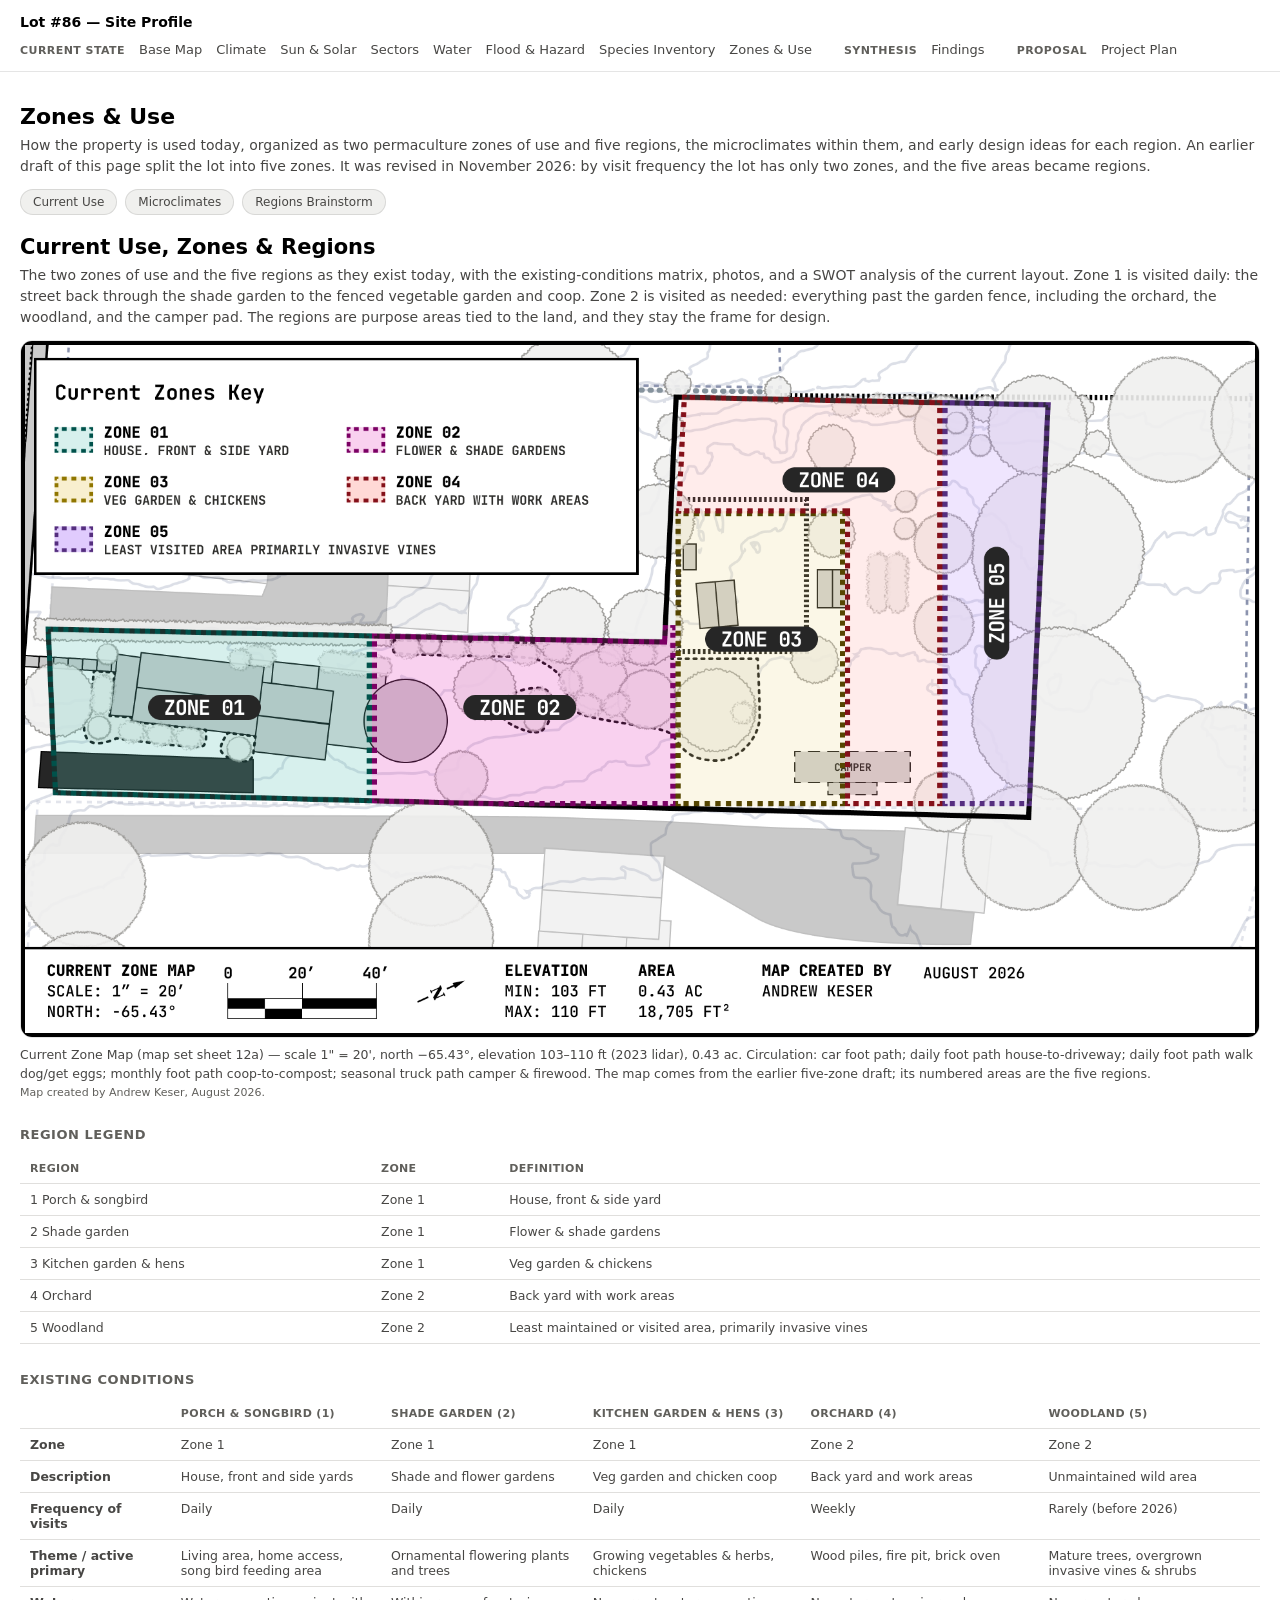
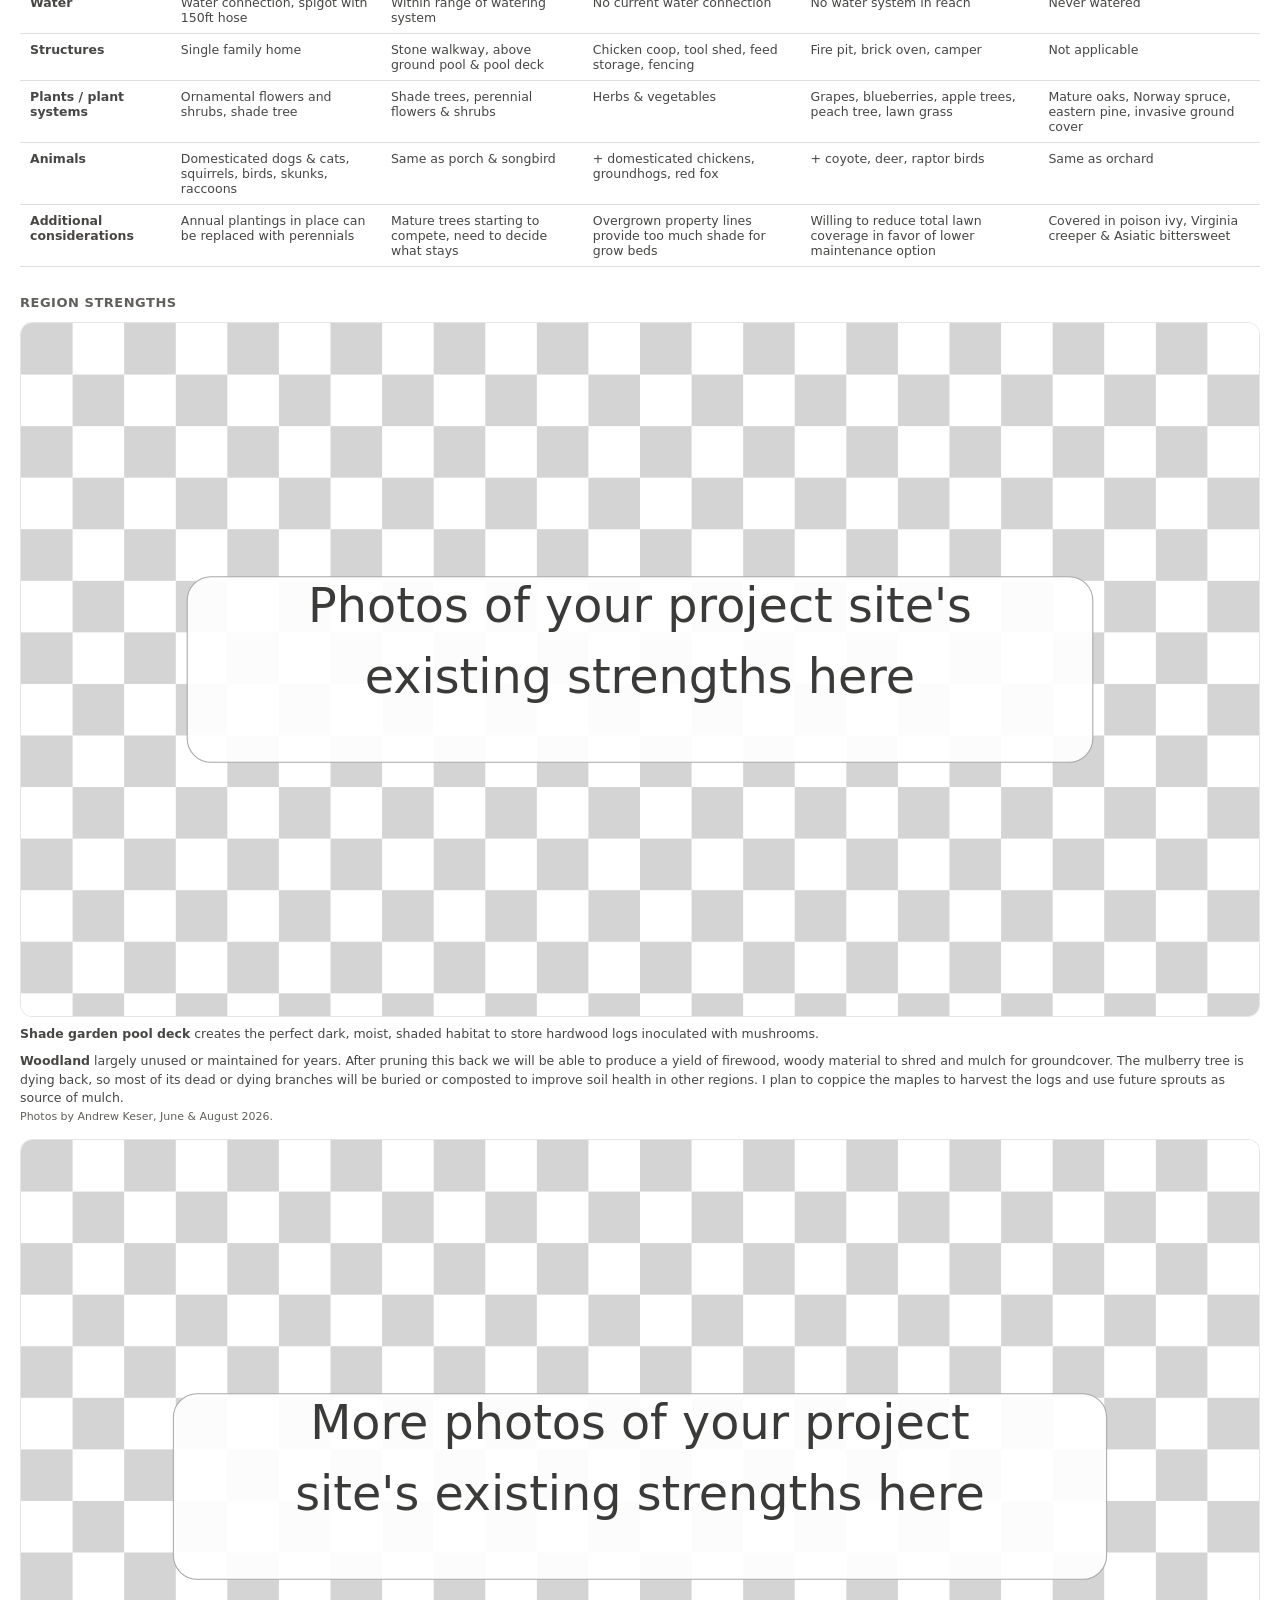
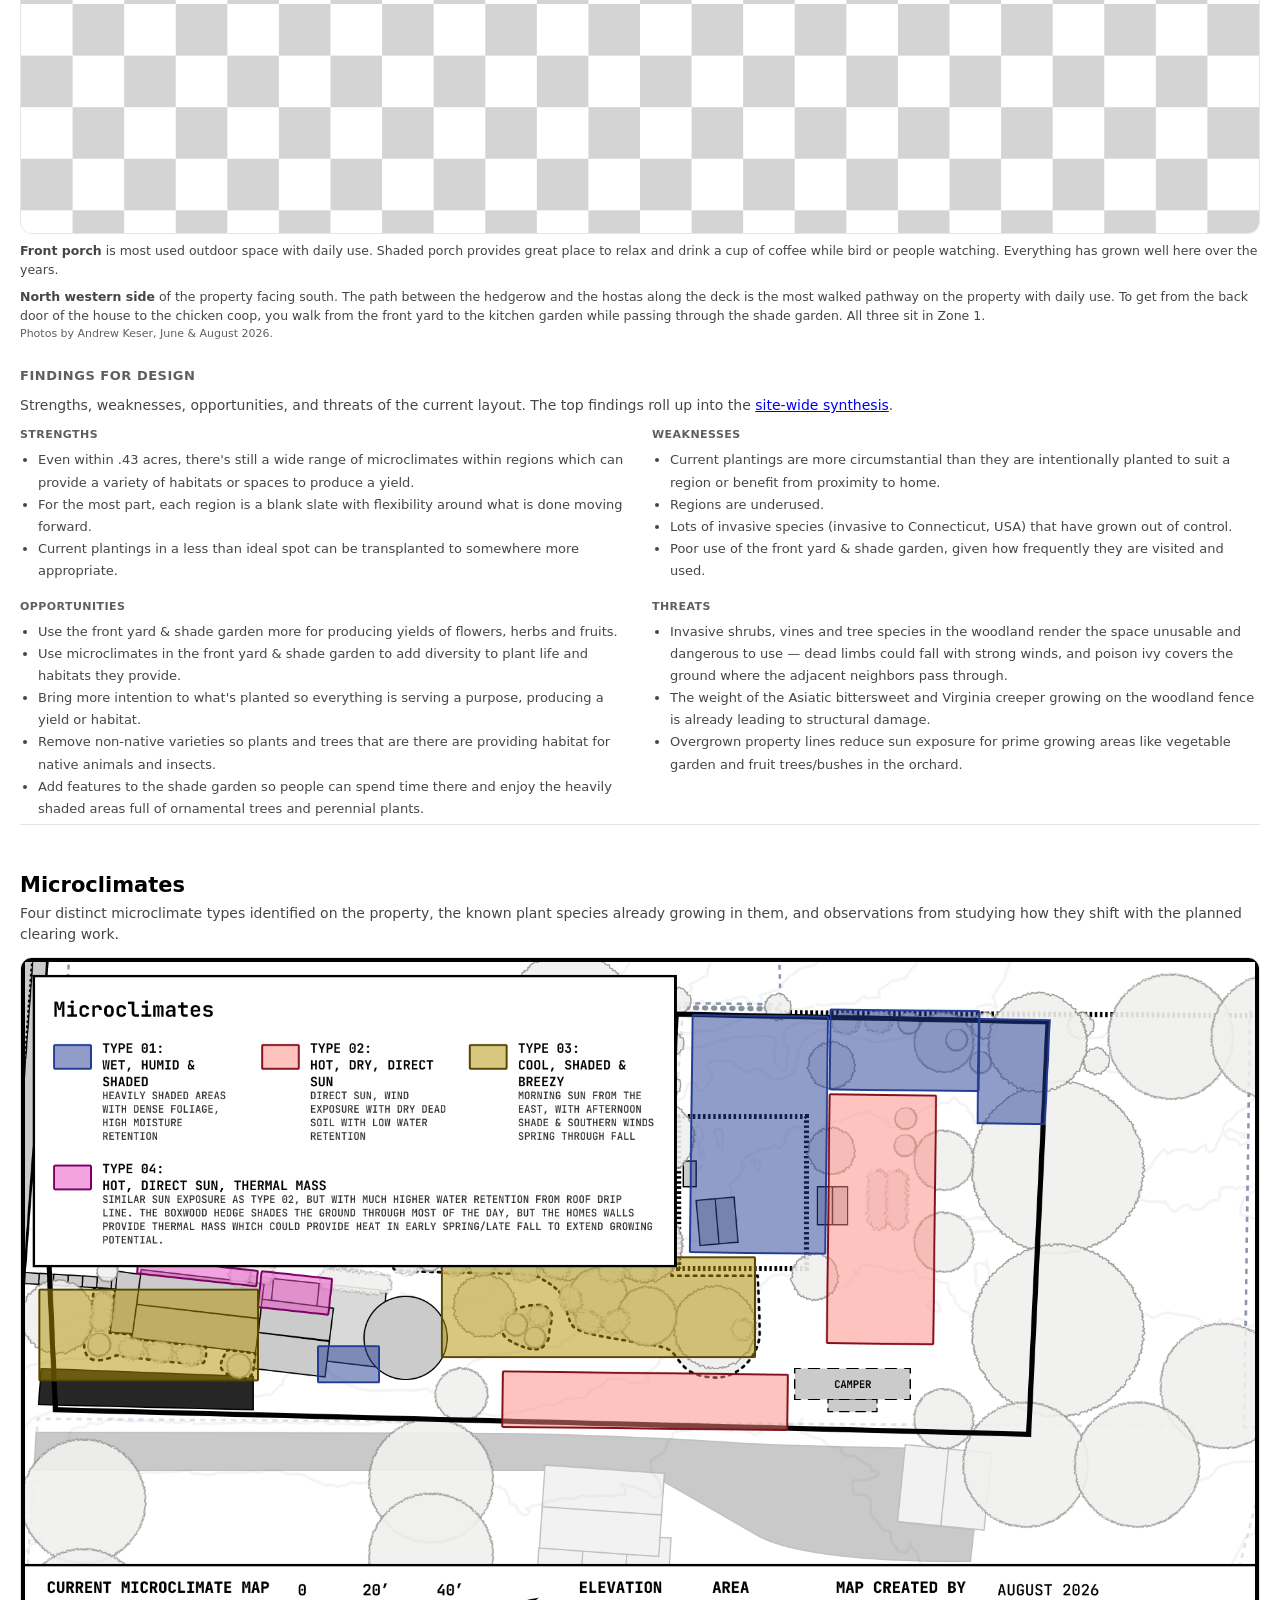
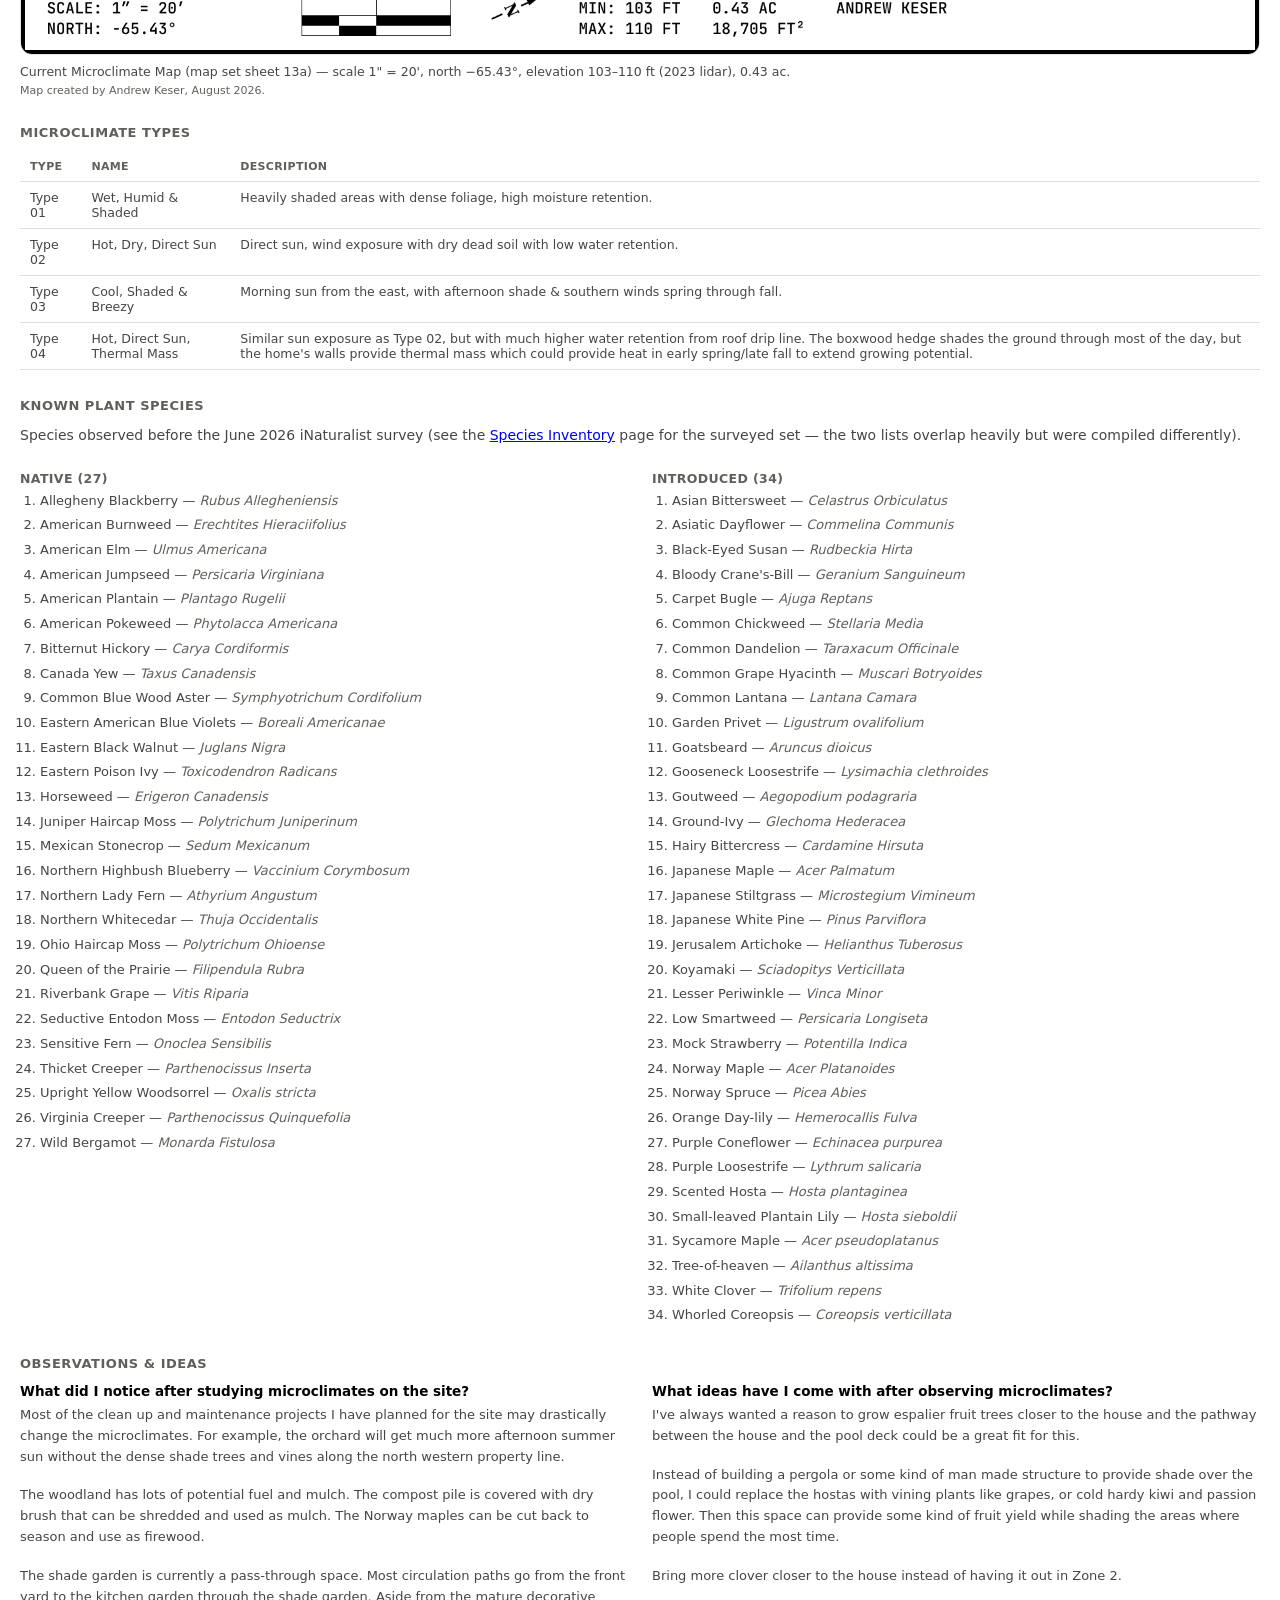
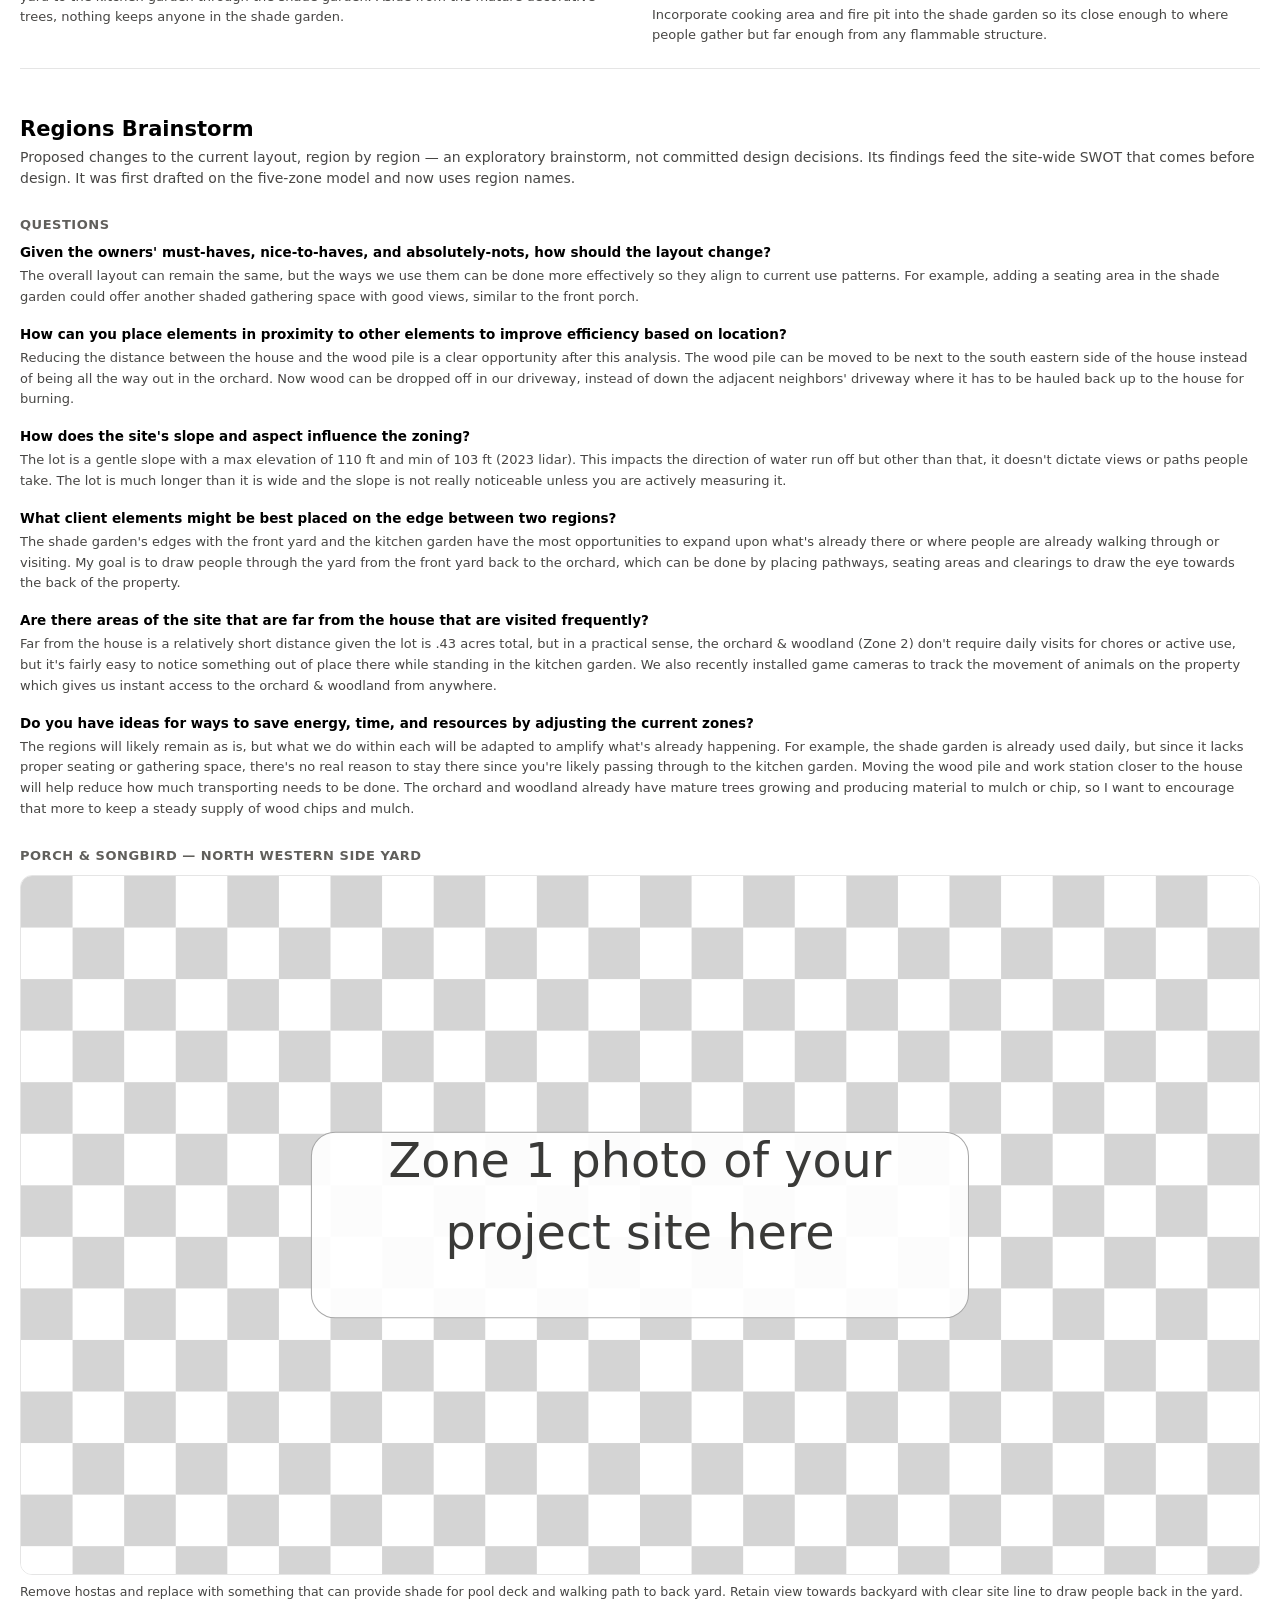
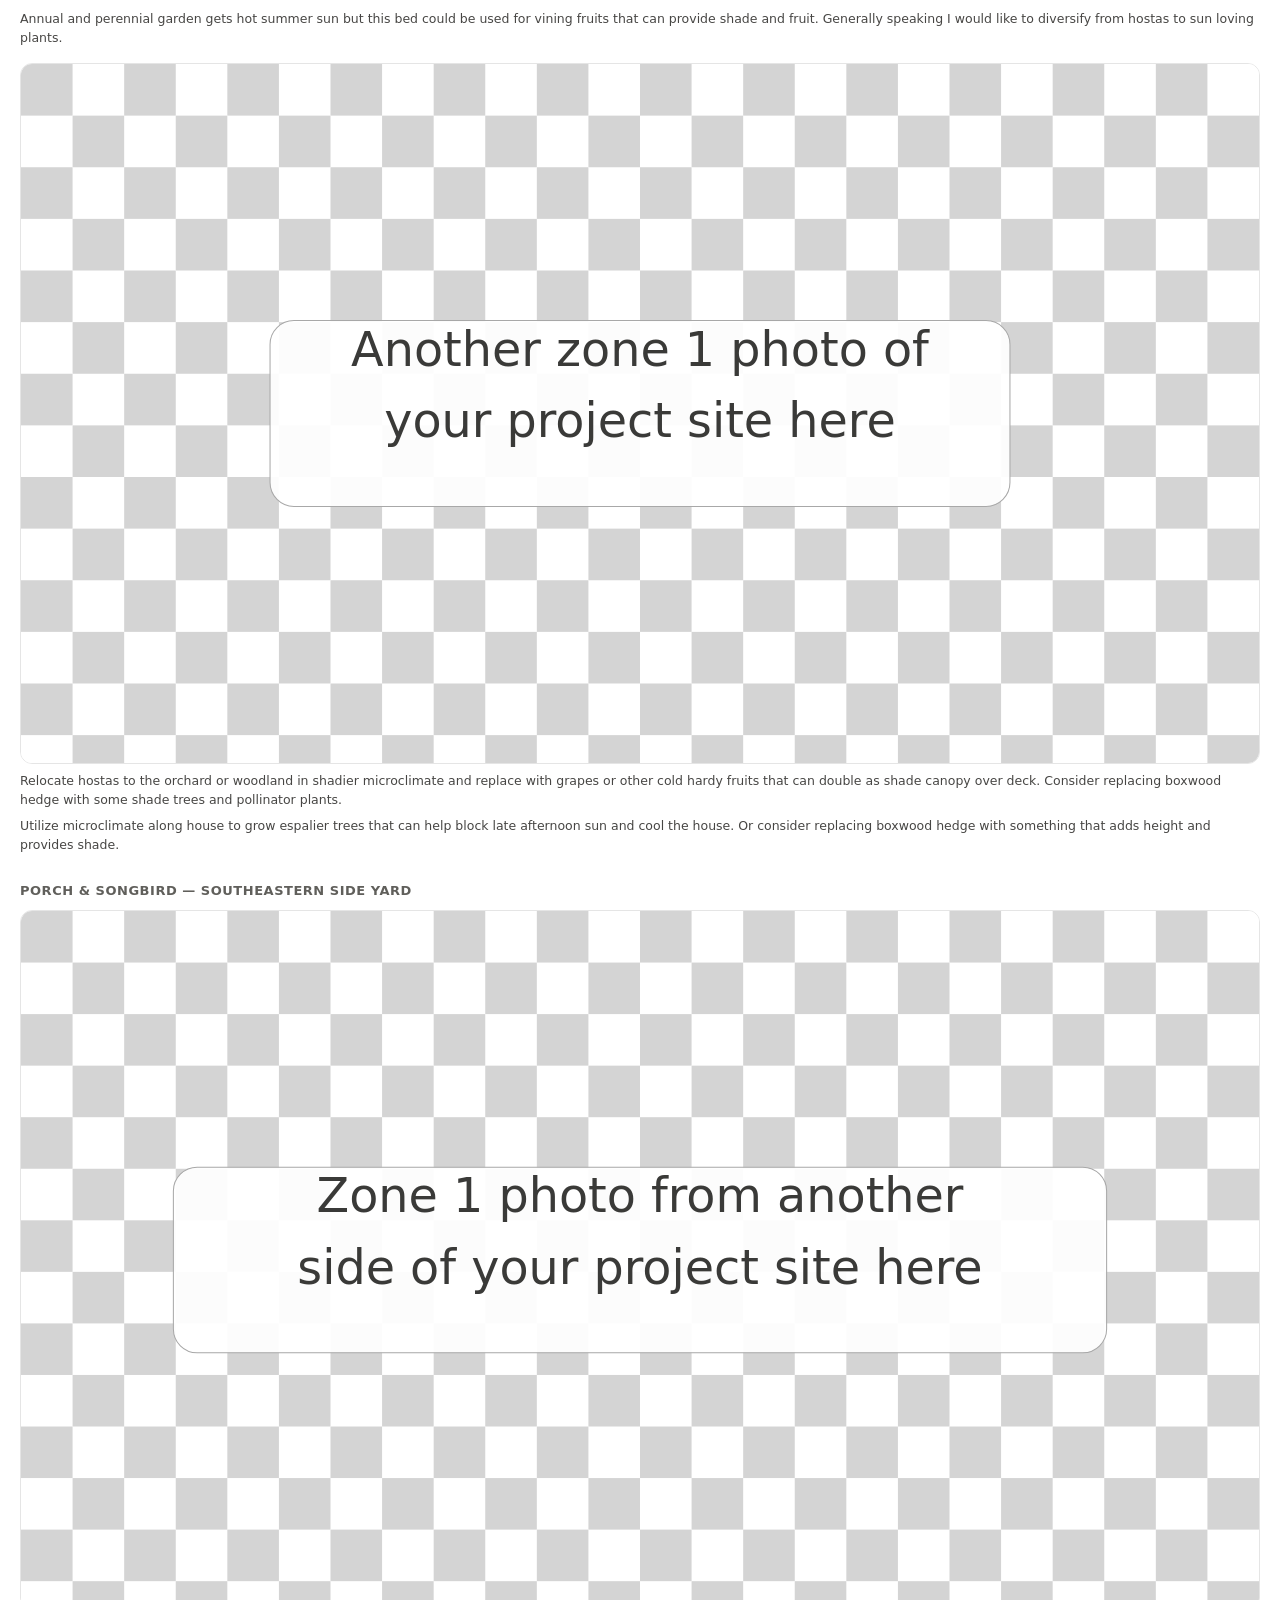
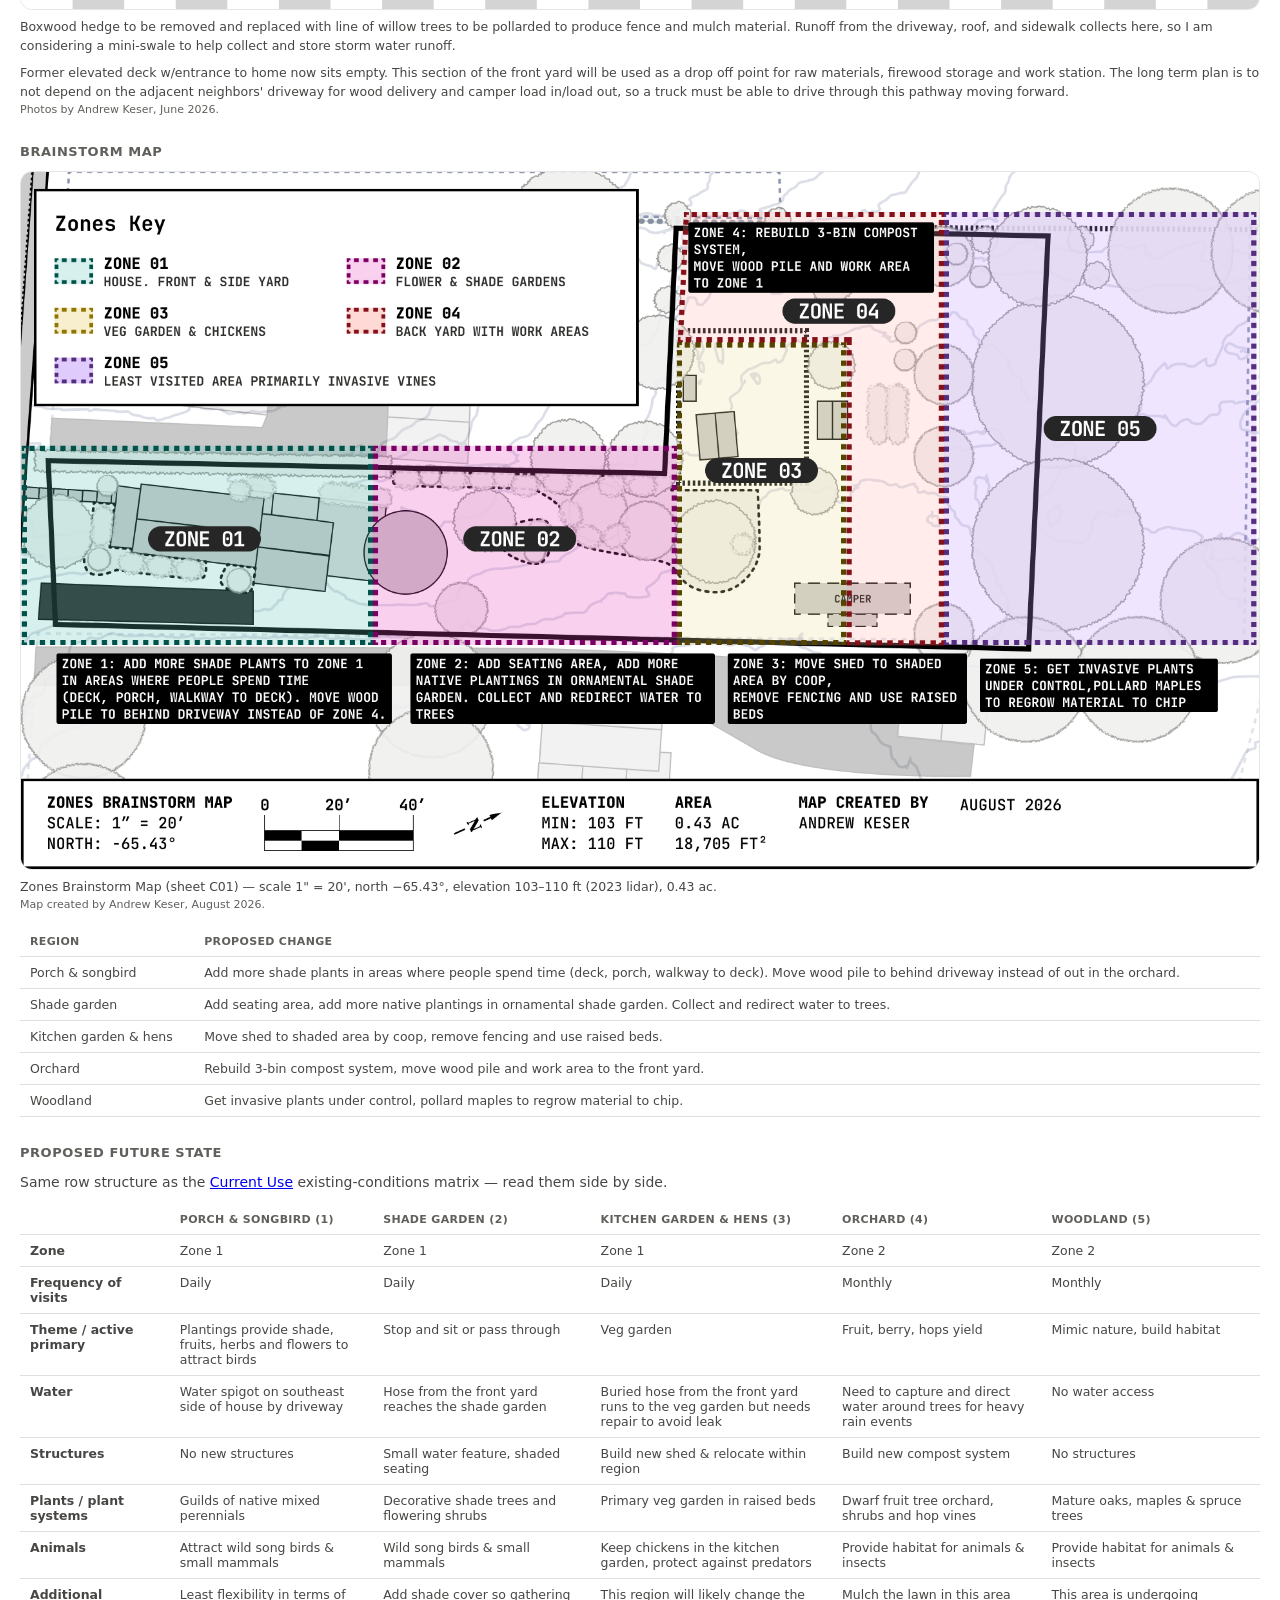
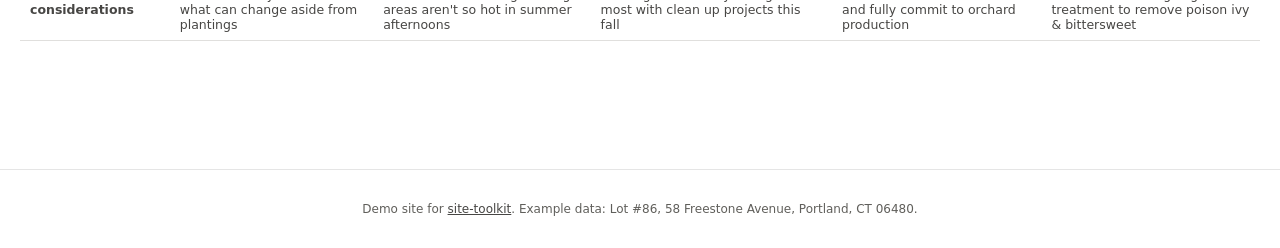
<file: docs/zones-design.html>
<!DOCTYPE html>
<html lang="en">
<head>
<meta charset="utf-8">
<meta name="viewport" content="width=device-width, initial-scale=1">
<title>Zones &amp; Use — Lot #86</title>
<link rel="stylesheet" href="assets/page-tokens.css">
<style>
  * { box-sizing: border-box; }
  body { margin: 0; }
  .viz-root {
    font-family: system-ui, -apple-system, "Segoe UI", sans-serif;
    background: var(--page); color: var(--text-primary);
    min-height: 100vh; padding: 32px 20px 60px;
  }
  .wrap { max-width: 1280px; margin: 0 auto; }
  .section-title { font-size: 21px; font-weight: 600; margin: 0 0 6px; }
  .subhead { color: var(--text-secondary); font-size: 14px; line-height: 1.5; margin: 0 0 12px; }
  .badge-row { display: flex; flex-wrap: wrap; gap: 8px; margin-bottom: 20px; }
  .badge {
    background: var(--badge-bg); border: 1px solid var(--border); border-radius: 999px;
    padding: 5px 12px; font-size: 12px; color: var(--text-secondary);
    text-decoration: none;
  }
  .badge b { color: var(--text-primary); font-weight: 600; }
  a.badge:hover { border-color: var(--accent); color: var(--text-primary); }
  .panel {
    background: var(--surface-1); border: 1px solid var(--border);
    border-radius: 10px; padding: 16px 16px 10px;
  }
  .panel-title { font-size: 15px; font-weight: 600; margin: 0 0 2px; }
  .panel-sub { font-size: 12px; color: var(--text-muted); margin: 0 0 10px; }
  svg.chart { width: 100%; height: auto; display: block; overflow: visible; }
  section.page-section { margin-bottom: 48px; padding-bottom: 4px; border-bottom: 1px solid var(--border); }
  section.page-section:last-of-type { border-bottom: none; }

  h3.section-head { font-size: 13px; font-weight: 600; letter-spacing: 0.04em; text-transform: uppercase; color: var(--text-muted); margin: 28px 0 12px; }
  .photo-block { margin-bottom: 16px; }
  .photo-block img { width: 100%; height: auto; border-radius: 12px; border: 1px solid var(--border); display: block; }
  .photo-caption { font-size: 12.5px; color: var(--text-secondary); margin: 8px 0 0; line-height: 1.5; }
  .photo-credit { font-size: 11px; color: var(--text-muted); margin: 2px 0 0; }
  table.matrix-table { width: 100%; border-collapse: collapse; font-size: 12.5px; }
  table.matrix-table th, table.matrix-table td { text-align: left; padding: 8px 10px; border-bottom: 1px solid var(--grid); vertical-align: top; }
  table.matrix-table th { color: var(--text-muted); font-weight: 600; font-size: 11px; text-transform: uppercase; letter-spacing: 0.03em; }
  table.matrix-table td { color: var(--text-secondary); }
  .table-scroll { overflow-x: auto; margin-bottom: 16px; }
  .two-col { display: grid; grid-template-columns: 1fr 1fr; gap: 24px; }
  @media (max-width: 640px) { .two-col { grid-template-columns: 1fr; } }
  .species-list { font-size: 13px; color: var(--text-secondary); line-height: 1.9; margin: 0; padding-left: 20px; }
  .species-list em { color: var(--text-muted); font-style: italic; }
  .qa-block { margin-bottom: 18px; }
  .qa-block .q, .q { font-size: 13.5px; font-weight: 600; color: var(--text-primary); margin: 0 0 6px; }
  .qa-block .a { font-size: 13px; color: var(--text-secondary); line-height: 1.6; margin: 0; }
  .swot-label { font-size: 11px; font-weight: 700; text-transform: uppercase; letter-spacing: 0.04em; color: var(--text-muted); margin: 0 0 8px; }
  .swot-list { font-size: 13px; color: var(--text-secondary); line-height: 1.7; margin: 0; padding-left: 18px; }
</style>
</head>
<body>
<!-- NAV:START -->
<style>
  .site-nav {
    font-family: system-ui, -apple-system, "Segoe UI", sans-serif;
    display: flex; flex-wrap: wrap; align-items: center; justify-content: space-between;
    gap: 12px; padding: 14px 20px;
    background: var(--surface-1); border-bottom: 1px solid var(--border);
  }
  .site-nav__brand { font-weight: 600; font-size: 14px; color: var(--text-primary); text-decoration: none; }
  .site-nav__links { display: flex; gap: 10px 32px; flex-wrap: wrap; }
  .site-nav__links a { font-size: 13px; color: var(--text-secondary); text-decoration: none; }
  .site-nav__links a:hover { color: var(--text-primary); }
  .site-nav__group { display: flex; flex-wrap: wrap; align-items: baseline; gap: 6px 14px; }
  .site-nav__label { font-size: 11px; font-weight: 700; letter-spacing: 0.04em; text-transform: uppercase; color: var(--text-muted); }
</style>
<nav class="site-nav">
  <a class="site-nav__brand" href="index.html">Lot #86 — Site Profile</a>
  <div class="site-nav__links">
    <div class="site-nav__group">
      <span class="site-nav__label">Current state</span>
      <a href="base-map.html">Base Map</a>
      <a href="climate.html">Climate</a>
      <a href="sun-solar.html">Sun &amp; Solar</a>
      <a href="sectors.html">Sectors</a>
      <a href="water.html">Water</a>
      <a href="flood-hazard.html">Flood &amp; Hazard</a>
      <a href="species-inventory.html">Species Inventory</a>
      <a href="zones-design.html">Zones &amp; Use</a>
    </div>
    <div class="site-nav__group">
      <span class="site-nav__label">Synthesis</span>
      <a href="synthesis.html">Findings</a>
    </div>
    <div class="site-nav__group">
      <span class="site-nav__label">Proposal</span>
      <a href="project-plan.html">Project Plan</a>
    </div>
  </div>
</nav>
<!-- NAV:END -->
<div class="viz-root">
  <div class="wrap">
    <header>
      <h1 class="section-title" style="font-size:22px;">Zones &amp; Use</h1>
      <p class="subhead">How the property is used today, organized as two permaculture zones of use and five regions, the microclimates within them, and early design ideas for each region. An earlier draft of this page split the lot into five zones. It was revised in November 2026: by visit frequency the lot has only two zones, and the five areas became regions.</p>
      <div class="badge-row" id="section-nav">
        <a class="badge" href="#current-zones">Current Use</a>
        <a class="badge" href="#microclimates">Microclimates</a>
        <a class="badge" href="#brainstorm">Regions Brainstorm</a>
      </div>
    </header>

    <section class="page-section" id="current-zones">
      <h2 class="section-title">Current Use, Zones &amp; Regions</h2>
      <p class="subhead">The two zones of use and the five regions as they exist today, with the existing-conditions matrix, photos, and a SWOT analysis of the current layout. Zone 1 is visited daily: the street back through the shade garden to the fenced vegetable garden and coop. Zone 2 is visited as needed: everything past the garden fence, including the orchard, the woodland, and the camper pad. The regions are purpose areas tied to the land, and they stay the frame for design.</p>

      <div class="photo-block">
        <img src="assets/zones-design/current-zones-map.png" alt="The five regions, drawn as zones 1 to 5 in the earlier draft, on the Lot 86 base map, clipped to the lot line" width="1920" height="1080">
        <p class="photo-caption">Current Zone Map (map set sheet 12a) — scale 1" = 20', north −65.43°, elevation 103–110 ft (2023 lidar), 0.43 ac. Circulation: car foot path; daily foot path house-to-driveway; daily foot path walk dog/get eggs; monthly foot path coop-to-compost; seasonal truck path camper &amp; firewood. The map comes from the earlier five-zone draft; its numbered areas are the five regions.</p>
        <p class="photo-credit">Map created by Andrew Keser, August 2026.</p>
      </div>

      <h3 class="section-head">Region Legend</h3>
      <div class="table-scroll">
        <table class="matrix-table">
          <tr><th>Region</th><th>Zone</th><th>Definition</th></tr>
          <tr><td>1 Porch &amp; songbird</td><td>Zone 1</td><td>House, front &amp; side yard</td></tr>
          <tr><td>2 Shade garden</td><td>Zone 1</td><td>Flower &amp; shade gardens</td></tr>
          <tr><td>3 Kitchen garden &amp; hens</td><td>Zone 1</td><td>Veg garden &amp; chickens</td></tr>
          <tr><td>4 Orchard</td><td>Zone 2</td><td>Back yard with work areas</td></tr>
          <tr><td>5 Woodland</td><td>Zone 2</td><td>Least maintained or visited area, primarily invasive vines</td></tr>
        </table>
      </div>

      <h3 class="section-head">Existing Conditions</h3>
      <div class="table-scroll">
        <table class="matrix-table">
          <tr><th></th><th>Porch &amp; songbird (1)</th><th>Shade garden (2)</th><th>Kitchen garden &amp; hens (3)</th><th>Orchard (4)</th><th>Woodland (5)</th></tr>
          <tr><td><b>Zone</b></td><td>Zone 1</td><td>Zone 1</td><td>Zone 1</td><td>Zone 2</td><td>Zone 2</td></tr>
          <tr><td><b>Description</b></td><td>House, front and side yards</td><td>Shade and flower gardens</td><td>Veg garden and chicken coop</td><td>Back yard and work areas</td><td>Unmaintained wild area</td></tr>
          <tr><td><b>Frequency of visits</b></td><td>Daily</td><td>Daily</td><td>Daily</td><td>Weekly</td><td>Rarely (before 2026)</td></tr>
          <tr><td><b>Theme / active primary</b></td><td>Living area, home access, song bird feeding area</td><td>Ornamental flowering plants and trees</td><td>Growing vegetables &amp; herbs, chickens</td><td>Wood piles, fire pit, brick oven</td><td>Mature trees, overgrown invasive vines &amp; shrubs</td></tr>
          <tr><td><b>Water</b></td><td>Water connection, spigot with 150ft hose</td><td>Within range of watering system</td><td>No current water connection</td><td>No water system in reach</td><td>Never watered</td></tr>
          <tr><td><b>Structures</b></td><td>Single family home</td><td>Stone walkway, above ground pool &amp; pool deck</td><td>Chicken coop, tool shed, feed storage, fencing</td><td>Fire pit, brick oven, camper</td><td>Not applicable</td></tr>
          <tr><td><b>Plants / plant systems</b></td><td>Ornamental flowers and shrubs, shade tree</td><td>Shade trees, perennial flowers &amp; shrubs</td><td>Herbs &amp; vegetables</td><td>Grapes, blueberries, apple trees, peach tree, lawn grass</td><td>Mature oaks, Norway spruce, eastern pine, invasive ground cover</td></tr>
          <tr><td><b>Animals</b></td><td>Domesticated dogs &amp; cats, squirrels, birds, skunks, raccoons</td><td>Same as porch &amp; songbird</td><td>+ domesticated chickens, groundhogs, red fox</td><td>+ coyote, deer, raptor birds</td><td>Same as orchard</td></tr>
          <tr><td><b>Additional considerations</b></td><td>Annual plantings in place can be replaced with perennials</td><td>Mature trees starting to compete, need to decide what stays</td><td>Overgrown property lines provide too much shade for grow beds</td><td>Willing to reduce total lawn coverage in favor of lower maintenance option</td><td>Covered in poison ivy, Virginia creeper &amp; Asiatic bittersweet</td></tr>
        </table>
      </div>

      <h3 class="section-head">Region Strengths</h3>
      <div class="photo-block">
        <img src="assets/zones-design/current-zones-strengths-1.svg" alt="Placeholder: Photos of your project site&#x27;s existing strengths here" width="1200" height="672">
        <p class="photo-caption"><b>Shade garden pool deck</b> creates the perfect dark, moist, shaded habitat to store hardwood logs inoculated with mushrooms.</p>
        <p class="photo-caption"><b>Woodland</b> largely unused or maintained for years. After pruning this back we will be able to produce a yield of firewood, woody material to shred and mulch for groundcover. The mulberry tree is dying back, so most of its dead or dying branches will be buried or composted to improve soil health in other regions. I plan to coppice the maples to harvest the logs and use future sprouts as source of mulch.</p>
        <p class="photo-credit">Photos by Andrew Keser, June &amp; August 2026.</p>
      </div>
      <div class="photo-block">
        <img src="assets/zones-design/current-zones-strengths-2.svg" alt="Placeholder: More photos of your project site&#x27;s existing strengths here" width="1200" height="672">
        <p class="photo-caption"><b>Front porch</b> is most used outdoor space with daily use. Shaded porch provides great place to relax and drink a cup of coffee while bird or people watching. Everything has grown well here over the years.</p>
        <p class="photo-caption"><b>North western side</b> of the property facing south. The path between the hedgerow and the hostas along the deck is the most walked pathway on the property with daily use. To get from the back door of the house to the chicken coop, you walk from the front yard to the kitchen garden while passing through the shade garden. All three sit in Zone 1.</p>
        <p class="photo-credit">Photos by Andrew Keser, June &amp; August 2026.</p>
      </div>

      <h3 class="section-head" id="findings">Findings for design</h3>
      <p class="subhead">Strengths, weaknesses, opportunities, and threats of the current layout. The top findings roll up into the <a href="synthesis.html">site-wide synthesis</a>.</p>
      <div class="two-col">
        <div>
          <p class="swot-label">Strengths</p>
          <ul class="swot-list">
            <li>Even within .43 acres, there's still a wide range of microclimates within regions which can provide a variety of habitats or spaces to produce a yield.</li>
            <li>For the most part, each region is a blank slate with flexibility around what is done moving forward.</li>
            <li>Current plantings in a less than ideal spot can be transplanted to somewhere more appropriate.</li>
          </ul>
          <p class="swot-label" style="margin-top:18px;">Opportunities</p>
          <ul class="swot-list">
            <li>Use the front yard &amp; shade garden more for producing yields of flowers, herbs and fruits.</li>
            <li>Use microclimates in the front yard &amp; shade garden to add diversity to plant life and habitats they provide.</li>
            <li>Bring more intention to what's planted so everything is serving a purpose, producing a yield or habitat.</li>
            <li>Remove non-native varieties so plants and trees that are there are providing habitat for native animals and insects.</li>
            <li>Add features to the shade garden so people can spend time there and enjoy the heavily shaded areas full of ornamental trees and perennial plants.</li>
          </ul>
        </div>
        <div>
          <p class="swot-label">Weaknesses</p>
          <ul class="swot-list">
            <li>Current plantings are more circumstantial than they are intentionally planted to suit a region or benefit from proximity to home.</li>
            <li>Regions are underused.</li>
            <li>Lots of invasive species (invasive to Connecticut, USA) that have grown out of control.</li>
            <li>Poor use of the front yard &amp; shade garden, given how frequently they are visited and used.</li>
          </ul>
          <p class="swot-label" style="margin-top:18px;">Threats</p>
          <ul class="swot-list">
            <li>Invasive shrubs, vines and tree species in the woodland render the space unusable and dangerous to use — dead limbs could fall with strong winds, and poison ivy covers the ground where the adjacent neighbors pass through.</li>
            <li>The weight of the Asiatic bittersweet and Virginia creeper growing on the woodland fence is already leading to structural damage.</li>
            <li>Overgrown property lines reduce sun exposure for prime growing areas like vegetable garden and fruit trees/bushes in the orchard.</li>
          </ul>
        </div>
      </div>
    </section>

    <section class="page-section" id="microclimates">
      <h2 class="section-title">Microclimates</h2>
      <p class="subhead">Four distinct microclimate types identified on the property, the known plant species already growing in them, and observations from studying how they shift with the planned clearing work.</p>

      <div class="photo-block">
        <img src="assets/zones-design/microclimates-map.png" alt="Microclimate types 1 to 4 on the Lot 86 base map" width="1920" height="1080">
        <p class="photo-caption">Current Microclimate Map (map set sheet 13a) — scale 1" = 20', north −65.43°, elevation 103–110 ft (2023 lidar), 0.43 ac.</p>
        <p class="photo-credit">Map created by Andrew Keser, August 2026.</p>
      </div>

      <h3 class="section-head">Microclimate Types</h3>
      <div class="table-scroll">
        <table class="matrix-table">
          <tr><th>Type</th><th>Name</th><th>Description</th></tr>
          <tr><td>Type 01</td><td>Wet, Humid &amp; Shaded</td><td>Heavily shaded areas with dense foliage, high moisture retention.</td></tr>
          <tr><td>Type 02</td><td>Hot, Dry, Direct Sun</td><td>Direct sun, wind exposure with dry dead soil with low water retention.</td></tr>
          <tr><td>Type 03</td><td>Cool, Shaded &amp; Breezy</td><td>Morning sun from the east, with afternoon shade &amp; southern winds spring through fall.</td></tr>
          <tr><td>Type 04</td><td>Hot, Direct Sun, Thermal Mass</td><td>Similar sun exposure as Type 02, but with much higher water retention from roof drip line. The boxwood hedge shades the ground through most of the day, but the home's walls provide thermal mass which could provide heat in early spring/late fall to extend growing potential.</td></tr>
        </table>
      </div>

      <h3 class="section-head">Known Plant Species</h3>
      <p class="subhead" style="margin-bottom:16px;">Species observed before the June 2026 iNaturalist survey (see the <a href="species-inventory.html">Species Inventory</a> page for the surveyed set — the two lists overlap heavily but were compiled differently).</p>
      <div class="two-col">
        <div>
          <p class="photo-caption" style="font-weight:600; text-transform:uppercase; letter-spacing:0.03em; color:var(--text-muted);">Native (27)</p>
          <ol class="species-list">
            <li>Allegheny Blackberry — <em>Rubus Allegheniensis</em></li>
            <li>American Burnweed — <em>Erechtites Hieraciifolius</em></li>
            <li>American Elm — <em>Ulmus Americana</em></li>
            <li>American Jumpseed — <em>Persicaria Virginiana</em></li>
            <li>American Plantain — <em>Plantago Rugelii</em></li>
            <li>American Pokeweed — <em>Phytolacca Americana</em></li>
            <li>Bitternut Hickory — <em>Carya Cordiformis</em></li>
            <li>Canada Yew — <em>Taxus Canadensis</em></li>
            <li>Common Blue Wood Aster — <em>Symphyotrichum Cordifolium</em></li>
            <li>Eastern American Blue Violets — <em>Boreali Americanae</em></li>
            <li>Eastern Black Walnut — <em>Juglans Nigra</em></li>
            <li>Eastern Poison Ivy — <em>Toxicodendron Radicans</em></li>
            <li>Horseweed — <em>Erigeron Canadensis</em></li>
            <li>Juniper Haircap Moss — <em>Polytrichum Juniperinum</em></li>
            <li>Mexican Stonecrop — <em>Sedum Mexicanum</em></li>
            <li>Northern Highbush Blueberry — <em>Vaccinium Corymbosum</em></li>
            <li>Northern Lady Fern — <em>Athyrium Angustum</em></li>
            <li>Northern Whitecedar — <em>Thuja Occidentalis</em></li>
            <li>Ohio Haircap Moss — <em>Polytrichum Ohioense</em></li>
            <li>Queen of the Prairie — <em>Filipendula Rubra</em></li>
            <li>Riverbank Grape — <em>Vitis Riparia</em></li>
            <li>Seductive Entodon Moss — <em>Entodon Seductrix</em></li>
            <li>Sensitive Fern — <em>Onoclea Sensibilis</em></li>
            <li>Thicket Creeper — <em>Parthenocissus Inserta</em></li>
            <li>Upright Yellow Woodsorrel — <em>Oxalis stricta</em></li>
            <li>Virginia Creeper — <em>Parthenocissus Quinquefolia</em></li>
            <li>Wild Bergamot — <em>Monarda Fistulosa</em></li>
          </ol>
        </div>
        <div>
          <p class="photo-caption" style="font-weight:600; text-transform:uppercase; letter-spacing:0.03em; color:var(--text-muted);">Introduced (34)</p>
          <ol class="species-list">
            <li>Asian Bittersweet — <em>Celastrus Orbiculatus</em></li>
            <li>Asiatic Dayflower — <em>Commelina Communis</em></li>
            <li>Black-Eyed Susan — <em>Rudbeckia Hirta</em></li>
            <li>Bloody Crane's-Bill — <em>Geranium Sanguineum</em></li>
            <li>Carpet Bugle — <em>Ajuga Reptans</em></li>
            <li>Common Chickweed — <em>Stellaria Media</em></li>
            <li>Common Dandelion — <em>Taraxacum Officinale</em></li>
            <li>Common Grape Hyacinth — <em>Muscari Botryoides</em></li>
            <li>Common Lantana — <em>Lantana Camara</em></li>
            <li>Garden Privet — <em>Ligustrum ovalifolium</em></li>
            <li>Goatsbeard — <em>Aruncus dioicus</em></li>
            <li>Gooseneck Loosestrife — <em>Lysimachia clethroides</em></li>
            <li>Goutweed — <em>Aegopodium podagraria</em></li>
            <li>Ground-Ivy — <em>Glechoma Hederacea</em></li>
            <li>Hairy Bittercress — <em>Cardamine Hirsuta</em></li>
            <li>Japanese Maple — <em>Acer Palmatum</em></li>
            <li>Japanese Stiltgrass — <em>Microstegium Vimineum</em></li>
            <li>Japanese White Pine — <em>Pinus Parviflora</em></li>
            <li>Jerusalem Artichoke — <em>Helianthus Tuberosus</em></li>
            <li>Koyamaki — <em>Sciadopitys Verticillata</em></li>
            <li>Lesser Periwinkle — <em>Vinca Minor</em></li>
            <li>Low Smartweed — <em>Persicaria Longiseta</em></li>
            <li>Mock Strawberry — <em>Potentilla Indica</em></li>
            <li>Norway Maple — <em>Acer Platanoides</em></li>
            <li>Norway Spruce — <em>Picea Abies</em></li>
            <li>Orange Day-lily — <em>Hemerocallis Fulva</em></li>
            <li>Purple Coneflower — <em>Echinacea purpurea</em></li>
            <li>Purple Loosestrife — <em>Lythrum salicaria</em></li>
            <li>Scented Hosta — <em>Hosta plantaginea</em></li>
            <li>Small-leaved Plantain Lily — <em>Hosta sieboldii</em></li>
            <li>Sycamore Maple — <em>Acer pseudoplatanus</em></li>
            <li>Tree-of-heaven — <em>Ailanthus altissima</em></li>
            <li>White Clover — <em>Trifolium repens</em></li>
            <li>Whorled Coreopsis — <em>Coreopsis verticillata</em></li>
          </ol>
        </div>
      </div>

      <h3 class="section-head">Observations &amp; Ideas</h3>
      <div class="two-col">
        <div>
          <p class="q">What did I notice after studying microclimates on the site?</p>
          <div class="qa-block">
            <p class="a">Most of the clean up and maintenance projects I have planned for the site may drastically change the microclimates. For example, the orchard will get much more afternoon summer sun without the dense shade trees and vines along the north western property line.</p>
          </div>
          <div class="qa-block">
            <p class="a">The woodland has lots of potential fuel and mulch. The compost pile is covered with dry brush that can be shredded and used as mulch. The Norway maples can be cut back to season and use as firewood.</p>
          </div>
          <div class="qa-block">
            <p class="a">The shade garden is currently a pass-through space. Most circulation paths go from the front yard to the kitchen garden through the shade garden. Aside from the mature decorative trees, nothing keeps anyone in the shade garden.</p>
          </div>
        </div>
        <div>
          <p class="q">What ideas have I come with after observing microclimates?</p>
          <div class="qa-block">
            <p class="a">I've always wanted a reason to grow espalier fruit trees closer to the house and the pathway between the house and the pool deck could be a great fit for this.</p>
          </div>
          <div class="qa-block">
            <p class="a">Instead of building a pergola or some kind of man made structure to provide shade over the pool, I could replace the hostas with vining plants like grapes, or cold hardy kiwi and passion flower. Then this space can provide some kind of fruit yield while shading the areas where people spend the most time.</p>
          </div>
          <div class="qa-block">
            <p class="a">Bring more clover closer to the house instead of having it out in Zone 2.</p>
          </div>
          <div class="qa-block">
            <p class="a">Incorporate cooking area and fire pit into the shade garden so its close enough to where people gather but far enough from any flammable structure.</p>
          </div>
        </div>
      </div>
    </section>

    <section class="page-section" id="brainstorm">
      <h2 class="section-title">Regions Brainstorm</h2>
      <p class="subhead">Proposed changes to the current layout, region by region — an exploratory brainstorm, not committed design decisions. Its findings feed the site-wide SWOT that comes before design. It was first drafted on the five-zone model and now uses region names.</p>

      <h3 class="section-head">Questions</h3>
      <div class="qa-block">
        <p class="q">Given the owners' must-haves, nice-to-haves, and absolutely-nots, how should the layout change?</p>
        <p class="a">The overall layout can remain the same, but the ways we use them can be done more effectively so they align to current use patterns. For example, adding a seating area in the shade garden could offer another shaded gathering space with good views, similar to the front porch.</p>
      </div>
      <div class="qa-block">
        <p class="q">How can you place elements in proximity to other elements to improve efficiency based on location?</p>
        <p class="a">Reducing the distance between the house and the wood pile is a clear opportunity after this analysis. The wood pile can be moved to be next to the south eastern side of the house instead of being all the way out in the orchard. Now wood can be dropped off in our driveway, instead of down the adjacent neighbors' driveway where it has to be hauled back up to the house for burning.</p>
      </div>
      <div class="qa-block">
        <p class="q">How does the site's slope and aspect influence the zoning?</p>
        <p class="a">The lot is a gentle slope with a max elevation of 110 ft and min of 103 ft (2023 lidar). This impacts the direction of water run off but other than that, it doesn't dictate views or paths people take. The lot is much longer than it is wide and the slope is not really noticeable unless you are actively measuring it.</p>
      </div>
      <div class="qa-block">
        <p class="q">What client elements might be best placed on the edge between two regions?</p>
        <p class="a">The shade garden's edges with the front yard and the kitchen garden have the most opportunities to expand upon what's already there or where people are already walking through or visiting. My goal is to draw people through the yard from the front yard back to the orchard, which can be done by placing pathways, seating areas and clearings to draw the eye towards the back of the property.</p>
      </div>
      <div class="qa-block">
        <p class="q">Are there areas of the site that are far from the house that are visited frequently?</p>
        <p class="a">Far from the house is a relatively short distance given the lot is .43 acres total, but in a practical sense, the orchard &amp; woodland (Zone 2) don't require daily visits for chores or active use, but it's fairly easy to notice something out of place there while standing in the kitchen garden. We also recently installed game cameras to track the movement of animals on the property which gives us instant access to the orchard &amp; woodland from anywhere.</p>
      </div>
      <div class="qa-block">
        <p class="q">Do you have ideas for ways to save energy, time, and resources by adjusting the current zones?</p>
        <p class="a">The regions will likely remain as is, but what we do within each will be adapted to amplify what's already happening. For example, the shade garden is already used daily, but since it lacks proper seating or gathering space, there's no real reason to stay there since you're likely passing through to the kitchen garden. Moving the wood pile and work station closer to the house will help reduce how much transporting needs to be done. The orchard and woodland already have mature trees growing and producing material to mulch or chip, so I want to encourage that more to keep a steady supply of wood chips and mulch.</p>
      </div>

      <h3 class="section-head">Porch &amp; Songbird — North Western Side Yard</h3>
      <div class="photo-block">
        <img src="assets/zones-design/brainstorm-zone1-nw-1.svg" alt="Placeholder: porch and songbird region photo of your project site here" width="1200" height="677">
        <p class="photo-caption">Remove hostas and replace with something that can provide shade for pool deck and walking path to back yard. Retain view towards backyard with clear site line to draw people back in the yard.</p>
        <p class="photo-caption">Annual and perennial garden gets hot summer sun but this bed could be used for vining fruits that can provide shade and fruit. Generally speaking I would like to diversify from hostas to sun loving plants.</p>
      </div>
      <div class="photo-block">
        <img src="assets/zones-design/brainstorm-zone1-nw-2.svg" alt="Placeholder: Another porch and songbird region photo of your project site here" width="1200" height="677">
        <p class="photo-caption">Relocate hostas to the orchard or woodland in shadier microclimate and replace with grapes or other cold hardy fruits that can double as shade canopy over deck. Consider replacing boxwood hedge with some shade trees and pollinator plants.</p>
        <p class="photo-caption">Utilize microclimate along house to grow espalier trees that can help block late afternoon sun and cool the house. Or consider replacing boxwood hedge with something that adds height and provides shade.</p>
      </div>

      <h3 class="section-head">Porch &amp; Songbird — Southeastern Side Yard</h3>
      <div class="photo-block">
        <img src="assets/zones-design/brainstorm-zone1-se.svg" alt="Placeholder: porch and songbird region photo from another side of your project site here" width="1200" height="677">
        <p class="photo-caption">Boxwood hedge to be removed and replaced with line of willow trees to be pollarded to produce fence and mulch material. Runoff from the driveway, roof, and sidewalk collects here, so I am considering a mini-swale to help collect and store storm water runoff.</p>
        <p class="photo-caption">Former elevated deck w/entrance to home now sits empty. This section of the front yard will be used as a drop off point for raw materials, firewood storage and work station. The long term plan is to not depend on the adjacent neighbors' driveway for wood delivery and camper load in/load out, so a truck must be able to drive through this pathway moving forward.</p>
        <p class="photo-credit">Photos by Andrew Keser, June 2026.</p>
      </div>

      <h3 class="section-head">Brainstorm Map</h3>
      <div class="photo-block">
        <img src="assets/zones-design/brainstorm-map.png" alt="Brainstorm map with ideas for each region, drawn as zones in the earlier draft, on the Lot 86 base map" width="1920" height="1080">
        <p class="photo-caption">Zones Brainstorm Map (sheet C01) — scale 1" = 20', north −65.43°, elevation 103–110 ft (2023 lidar), 0.43 ac.</p>
        <p class="photo-credit">Map created by Andrew Keser, August 2026.</p>
      </div>
      <div class="table-scroll">
        <table class="matrix-table">
          <tr><th>Region</th><th>Proposed change</th></tr>
          <tr><td>Porch &amp; songbird</td><td>Add more shade plants in areas where people spend time (deck, porch, walkway to deck). Move wood pile to behind driveway instead of out in the orchard.</td></tr>
          <tr><td>Shade garden</td><td>Add seating area, add more native plantings in ornamental shade garden. Collect and redirect water to trees.</td></tr>
          <tr><td>Kitchen garden &amp; hens</td><td>Move shed to shaded area by coop, remove fencing and use raised beds.</td></tr>
          <tr><td>Orchard</td><td>Rebuild 3-bin compost system, move wood pile and work area to the front yard.</td></tr>
          <tr><td>Woodland</td><td>Get invasive plants under control, pollard maples to regrow material to chip.</td></tr>
        </table>
      </div>

      <h3 class="section-head">Proposed Future State</h3>
      <p class="subhead">Same row structure as the <a href="#current-zones">Current Use</a> existing-conditions matrix — read them side by side.</p>
      <div class="table-scroll">
        <table class="matrix-table">
          <tr><th></th><th>Porch &amp; songbird (1)</th><th>Shade garden (2)</th><th>Kitchen garden &amp; hens (3)</th><th>Orchard (4)</th><th>Woodland (5)</th></tr>
          <tr><td><b>Zone</b></td><td>Zone 1</td><td>Zone 1</td><td>Zone 1</td><td>Zone 2</td><td>Zone 2</td></tr>
          <tr><td><b>Frequency of visits</b></td><td>Daily</td><td>Daily</td><td>Daily</td><td>Monthly</td><td>Monthly</td></tr>
          <tr><td><b>Theme / active primary</b></td><td>Plantings provide shade, fruits, herbs and flowers to attract birds</td><td>Stop and sit or pass through</td><td>Veg garden</td><td>Fruit, berry, hops yield</td><td>Mimic nature, build habitat</td></tr>
          <tr><td><b>Water</b></td><td>Water spigot on southeast side of house by driveway</td><td>Hose from the front yard reaches the shade garden</td><td>Buried hose from the front yard runs to the veg garden but needs repair to avoid leak</td><td>Need to capture and direct water around trees for heavy rain events</td><td>No water access</td></tr>
          <tr><td><b>Structures</b></td><td>No new structures</td><td>Small water feature, shaded seating</td><td>Build new shed &amp; relocate within region</td><td>Build new compost system</td><td>No structures</td></tr>
          <tr><td><b>Plants / plant systems</b></td><td>Guilds of native mixed perennials</td><td>Decorative shade trees and flowering shrubs</td><td>Primary veg garden in raised beds</td><td>Dwarf fruit tree orchard, shrubs and hop vines</td><td>Mature oaks, maples &amp; spruce trees</td></tr>
          <tr><td><b>Animals</b></td><td>Attract wild song birds &amp; small mammals</td><td>Wild song birds &amp; small mammals</td><td>Keep chickens in the kitchen garden, protect against predators</td><td>Provide habitat for animals &amp; insects</td><td>Provide habitat for animals &amp; insects</td></tr>
          <tr><td><b>Additional considerations</b></td><td>Least flexibility in terms of what can change aside from plantings</td><td>Add shade cover so gathering areas aren't so hot in summer afternoons</td><td>This region will likely change the most with clean up projects this fall</td><td>Mulch the lawn in this area and fully commit to orchard production</td><td>This area is undergoing treatment to remove poison ivy &amp; bittersweet</td></tr>
        </table>
      </div>
    </section>
  </div>
</div>
<!-- FOOTER:START -->
<style>
  .site-footer {
    font-family: system-ui, -apple-system, "Segoe UI", sans-serif;
    padding: 20px; text-align: center;
    font-size: 12px; color: var(--text-muted);
    background: var(--surface-1); border-top: 1px solid var(--border);
  }
  .site-footer a { color: var(--text-secondary); }
</style>
<footer class="site-footer">
  <p>Demo site for <a href="https://github.com/keser/site-toolkit">site-toolkit</a>.
    Example data: Lot #86, 58 Freestone Avenue, Portland, CT 06480.</p>
</footer>
<!-- FOOTER:END -->
</body>
</html>
</file>
<file: docs/assets/page-tokens.css>
/* Page tokens — mirrors the Site Design Toolkit "Page" collection (page chrome and status
   chips). Values live in design-language/tokens/page.json as Ramps steps; copied by hand,
   guarded by tools/check_chart_tokens.py tokens.
   Spec: design-language/specs/2026-10-25-page-tokens-design.md
   Set on :root so the nav and footer partials, which sit outside .viz-root, share them. */

:root {
  color-scheme: light;
  --page: #ffffff;
  --surface-1: #ffffff;
  --badge-bg: #f0f0ee;
  --text-primary: #000000;
  --text-secondary: #474644;
  --text-muted: #605f5b;
  --text-on-fill: #1a1a19;
  --grid: #e0dfdd;
  --baseline: #cbcac7;
  --border: #0000001a;
  --accent: #d75509;
  --status-good: #516920;
  --status-good-bg: #eaf5da;
  --status-active: #3353c1;
  --status-active-bg: #eaf0ff;
  --status-hold: #725d00;
  --status-hold-bg: #fcf0c9;
  --status-serious: #ad1e26;
  --status-serious-bg: #ffebe9;
  --status-pending-bg: #f0f0ee;
}
@media (prefers-color-scheme: dark) {
  :root:where(:not([data-theme="light"])) {
    color-scheme: dark;
    --page: #000000;
    --surface-1: #1a1a19;
    --badge-bg: #2e2e2c;
    --text-primary: #ffffff;
    --text-secondary: #cbcac7;
    --text-muted: #b1afac;
    --text-on-fill: #1a1a19;
    --grid: #2e2e2c;
    --baseline: #474644;
    --border: #ffffff1a;
    --accent: #f66d1e;
    --status-good: #bed49c;
    --status-good-bg: #263307;
    --status-active: #b4caff;
    --status-active-bg: #142668;
    --status-hold: #e2c975;
    --status-hold-bg: #382d00;
    --status-serious: #ffb5ae;
    --status-serious-bg: #5b030b;
    --status-pending-bg: #2e2e2c;
  }
}
:root[data-theme="dark"] {
  color-scheme: dark;
  --page: #000000;
  --surface-1: #1a1a19;
  --badge-bg: #2e2e2c;
  --text-primary: #ffffff;
  --text-secondary: #cbcac7;
  --text-muted: #b1afac;
  --text-on-fill: #1a1a19;
  --grid: #2e2e2c;
  --baseline: #474644;
  --border: #ffffff1a;
  --accent: #f66d1e;
  --status-good: #bed49c;
  --status-good-bg: #263307;
  --status-active: #b4caff;
  --status-active-bg: #142668;
  --status-hold: #e2c975;
  --status-hold-bg: #382d00;
  --status-serious: #ffb5ae;
  --status-serious-bg: #5b030b;
  --status-pending-bg: #2e2e2c;
}
</file>
<file: docs/assets/chart-tokens.css>
/* Chart tokens — mirrors Site Design Toolkit "Chart Semantic" (incl. focus and flood depth), "Chart Neutral", "Chart Categorical",
   and "Species" (values in design-language/tokens/species.json), plus "Map Semantic" as --map-*
   (tokens/map.json; one mode, so it sits in the light block only and dark mode inherits it).
   Source of truth: Figma library. Values copied by hand; tools/check_chart_tokens.py guards them.
   Spec: design-language/specs/2026-10-14-chart-tokens-design.md */
@import url("https://fonts.googleapis.com/css2?family=JetBrains+Mono:wght@400;500;700&display=swap");

.viz-root {
  --chart-season-winter: #476de7; --chart-season-spring: #698436; --chart-season-summer: #e748c1; --chart-season-fall: #b09100;
  --chart-water-rain: #638bff; --chart-water-flow: #3353c1; --chart-water-body: #b4caff;
  --chart-land-permeable: #698436; --chart-land-ground: #7a7975; --chart-land-structure: #cbcac7;
  --chart-emphasis: #d75509; --chart-emphasis-fill: #d7550933; --chart-focus: #476de7; --chart-focus-fill: #476de733; --chart-flood-depth-1: #d2e0ff; --chart-flood-depth-2: #638bff; --chart-flood-depth-3: #233c94; --chart-alert: #ad1e26;
  --chart-neutral-grid: #e0dfdd; --chart-neutral-axis: #b1afac; --chart-neutral-reference: #605f5b; --chart-neutral-label: #2e2e2c; --chart-neutral-label-muted: #605f5b; --chart-neutral-surface: #f0f0ee;
  --chart-categorical-1: #476de7; --chart-categorical-2: #516920; --chart-categorical-3: #e748c1; --chart-categorical-4: #907600; --chart-categorical-5: #008c81; --chart-categorical-6: #a877e5; --chart-categorical-7: #ef5c58;
  --species-status-native-tint: #849f55; --species-status-native-base: #516920; --species-status-native-shade: #3b4e13; --species-status-naturalized-tint: #f2dfa1; --species-status-naturalized-base: #907600; --species-status-naturalized-shade: #554500; --species-status-cultivated-tint: #b4caff; --species-status-cultivated-base: #476de7; --species-status-cultivated-shade: #233c94; --species-status-invasive-tint: #ffb5ae; --species-status-invasive-base: #d2383b; --species-status-invasive-shade: #841019; --species-layer-canopy: #3b4e13; --species-layer-sub-canopy: #516920; --species-layer-shrub: #698436; --species-layer-herbaceous: #a1bb78; --species-layer-groundcover: #d6e7bc; --species-layer-vine: #8e5aca; --species-layer-root: #d75509; --species-layer-stroke: #263307;
  --map-sun-full-sun: #f2dfa1; --map-sun-part-sun: #cbad42; --map-sun-part-shade: #8d93a9; --map-sun-shade: #414655; --map-vigor-bare: #e0dfdd; --map-vigor-sparse: #d6e7bc; --map-vigor-moderate: #a1bb78; --map-vigor-dense: #516920; --map-terrain-low: #d6e7bc; --map-terrain-mid: #fcf0c9; --map-terrain-high: #e2c975; --map-terrain-contour: #8d93a9; --map-terrain-contour-index: #595e72; --map-ecoregion-site: #f2dfa180; --map-ecoregion-2: #61c3b780; --map-ecoregion-3: #c297fb80; --map-watershed-basin: #849f5540; --map-watershed-huc8: #ffb5ae40; --map-watershed-huc10: #f2dfa140; --map-watershed-huc12: #e748c140;
  --chart-font-family: "JetBrains Mono", ui-monospace, SFMono-Regular, Menlo, monospace;
  --chart-font-title: 700 13px/1.2 var(--chart-font-family);
  --chart-font-label: 400 11px/1.2 var(--chart-font-family);
  --chart-font-value: 700 13px/1.2 var(--chart-font-family);
  --chart-font-note: 500 11px/1.2 var(--chart-font-family);
}
@media (prefers-color-scheme: dark) {
  :root:where(:not([data-theme="light"])) .viz-root {
  --chart-season-winter: #638bff; --chart-season-spring: #849f55; --chart-season-summer: #e748c1; --chart-season-fall: #cbad42;
  --chart-water-rain: #8cacff; --chart-water-flow: #638bff; --chart-water-body: #233c94;
  --chart-land-permeable: #849f55; --chart-land-ground: #959490; --chart-land-structure: #605f5b;
  --chart-emphasis: #f66d1e; --chart-emphasis-fill: #f66d1e4d; --chart-focus: #638bff; --chart-focus-fill: #638bff4d; --chart-flood-depth-1: #b4caff; --chart-flood-depth-2: #638bff; --chart-flood-depth-3: #233c94; --chart-alert: #ff8780;
  --chart-neutral-grid: #474644; --chart-neutral-axis: #605f5b; --chart-neutral-reference: #b1afac; --chart-neutral-label: #e0dfdd; --chart-neutral-label-muted: #959490; --chart-neutral-surface: #2e2e2c;
  --chart-categorical-1: #638bff; --chart-categorical-2: #849f55; --chart-categorical-3: #ca18a6; --chart-categorical-4: #b09100; --chart-categorical-5: #2ea89c; --chart-categorical-6: #8e5aca; --chart-categorical-7: #d2383b;
  --species-status-native-tint: #698436; --species-status-native-base: #698436; --species-status-native-shade: #849f55; --species-status-naturalized-tint: #e2c975; --species-status-naturalized-base: #b09100; --species-status-naturalized-shade: #b09100; --species-status-cultivated-tint: #8cacff; --species-status-cultivated-base: #638bff; --species-status-cultivated-shade: #638bff; --species-status-invasive-tint: #ff8780; --species-status-invasive-base: #ef5c58; --species-status-invasive-shade: #ef5c58; --species-layer-canopy: #516920; --species-layer-sub-canopy: #698436; --species-layer-shrub: #849f55; --species-layer-herbaceous: #bed49c; --species-layer-groundcover: #eaf5da; --species-layer-vine: #a877e5; --species-layer-root: #f66d1e; --species-layer-stroke: #bed49c;
  }
}
:root[data-theme="dark"] .viz-root {
  --chart-season-winter: #638bff; --chart-season-spring: #849f55; --chart-season-summer: #e748c1; --chart-season-fall: #cbad42;
  --chart-water-rain: #8cacff; --chart-water-flow: #638bff; --chart-water-body: #233c94;
  --chart-land-permeable: #849f55; --chart-land-ground: #959490; --chart-land-structure: #605f5b;
  --chart-emphasis: #f66d1e; --chart-emphasis-fill: #f66d1e4d; --chart-focus: #638bff; --chart-focus-fill: #638bff4d; --chart-flood-depth-1: #b4caff; --chart-flood-depth-2: #638bff; --chart-flood-depth-3: #233c94; --chart-alert: #ff8780;
  --chart-neutral-grid: #474644; --chart-neutral-axis: #605f5b; --chart-neutral-reference: #b1afac; --chart-neutral-label: #e0dfdd; --chart-neutral-label-muted: #959490; --chart-neutral-surface: #2e2e2c;
  --chart-categorical-1: #638bff; --chart-categorical-2: #849f55; --chart-categorical-3: #ca18a6; --chart-categorical-4: #b09100; --chart-categorical-5: #2ea89c; --chart-categorical-6: #8e5aca; --chart-categorical-7: #d2383b;
  --species-status-native-tint: #698436; --species-status-native-base: #698436; --species-status-native-shade: #849f55; --species-status-naturalized-tint: #e2c975; --species-status-naturalized-base: #b09100; --species-status-naturalized-shade: #b09100; --species-status-cultivated-tint: #8cacff; --species-status-cultivated-base: #638bff; --species-status-cultivated-shade: #638bff; --species-status-invasive-tint: #ff8780; --species-status-invasive-base: #ef5c58; --species-status-invasive-shade: #ef5c58; --species-layer-canopy: #516920; --species-layer-sub-canopy: #698436; --species-layer-shrub: #849f55; --species-layer-herbaceous: #bed49c; --species-layer-groundcover: #eaf5da; --species-layer-vine: #a877e5; --species-layer-root: #f66d1e; --species-layer-stroke: #bed49c;
}

.viz-root svg text { font-family: var(--chart-font-family); }
.chart-title { font: var(--chart-font-title); text-transform: uppercase; }
.chart-label { font: var(--chart-font-label); text-transform: uppercase; }
.chart-value { font: var(--chart-font-value); }
.chart-note  { font: var(--chart-font-note); text-transform: uppercase; }
</file>
